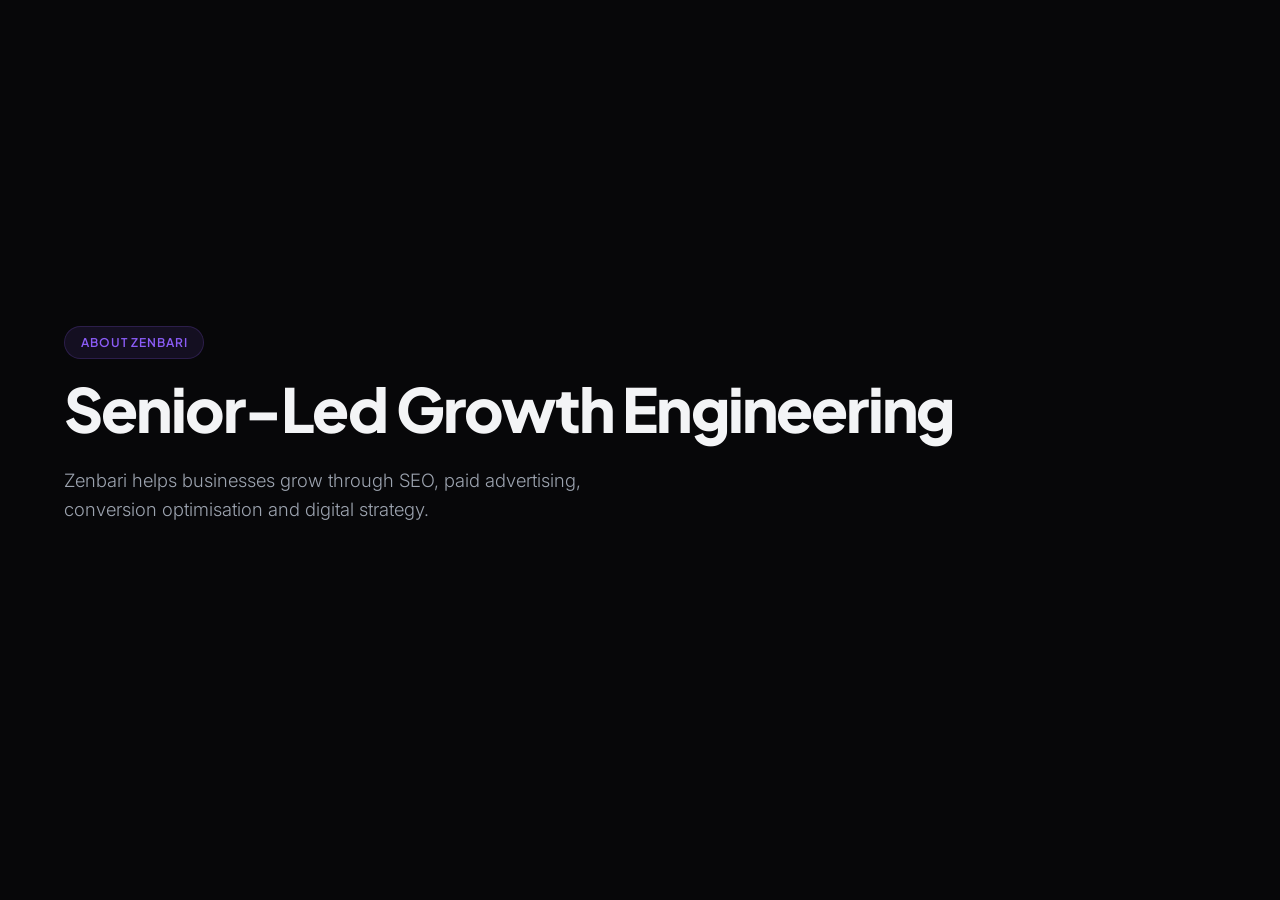
<file: about.html>
<!DOCTYPE html>
<html lang="en">
<head>
<meta charset="UTF-8">
<meta name="viewport" content="width=device-width, initial-scale=1.0">
<title>About Zenbari | Digital Growth Agency</title>
<link rel="stylesheet" href="css/styles.css">
</head>
<body>

<section class="hero-section">
  <div class="container">
    <span class="badge">About Zenbari</span>
    <h1 class="hero-title">Senior-Led Growth Engineering</h1>

    <p class="hero-description">
      Zenbari helps businesses grow through SEO, paid advertising,
      conversion optimisation and digital strategy.
    </p>
  </div>
</section>

<script src="js/app.js"></script>
</body>
</html>
</file>
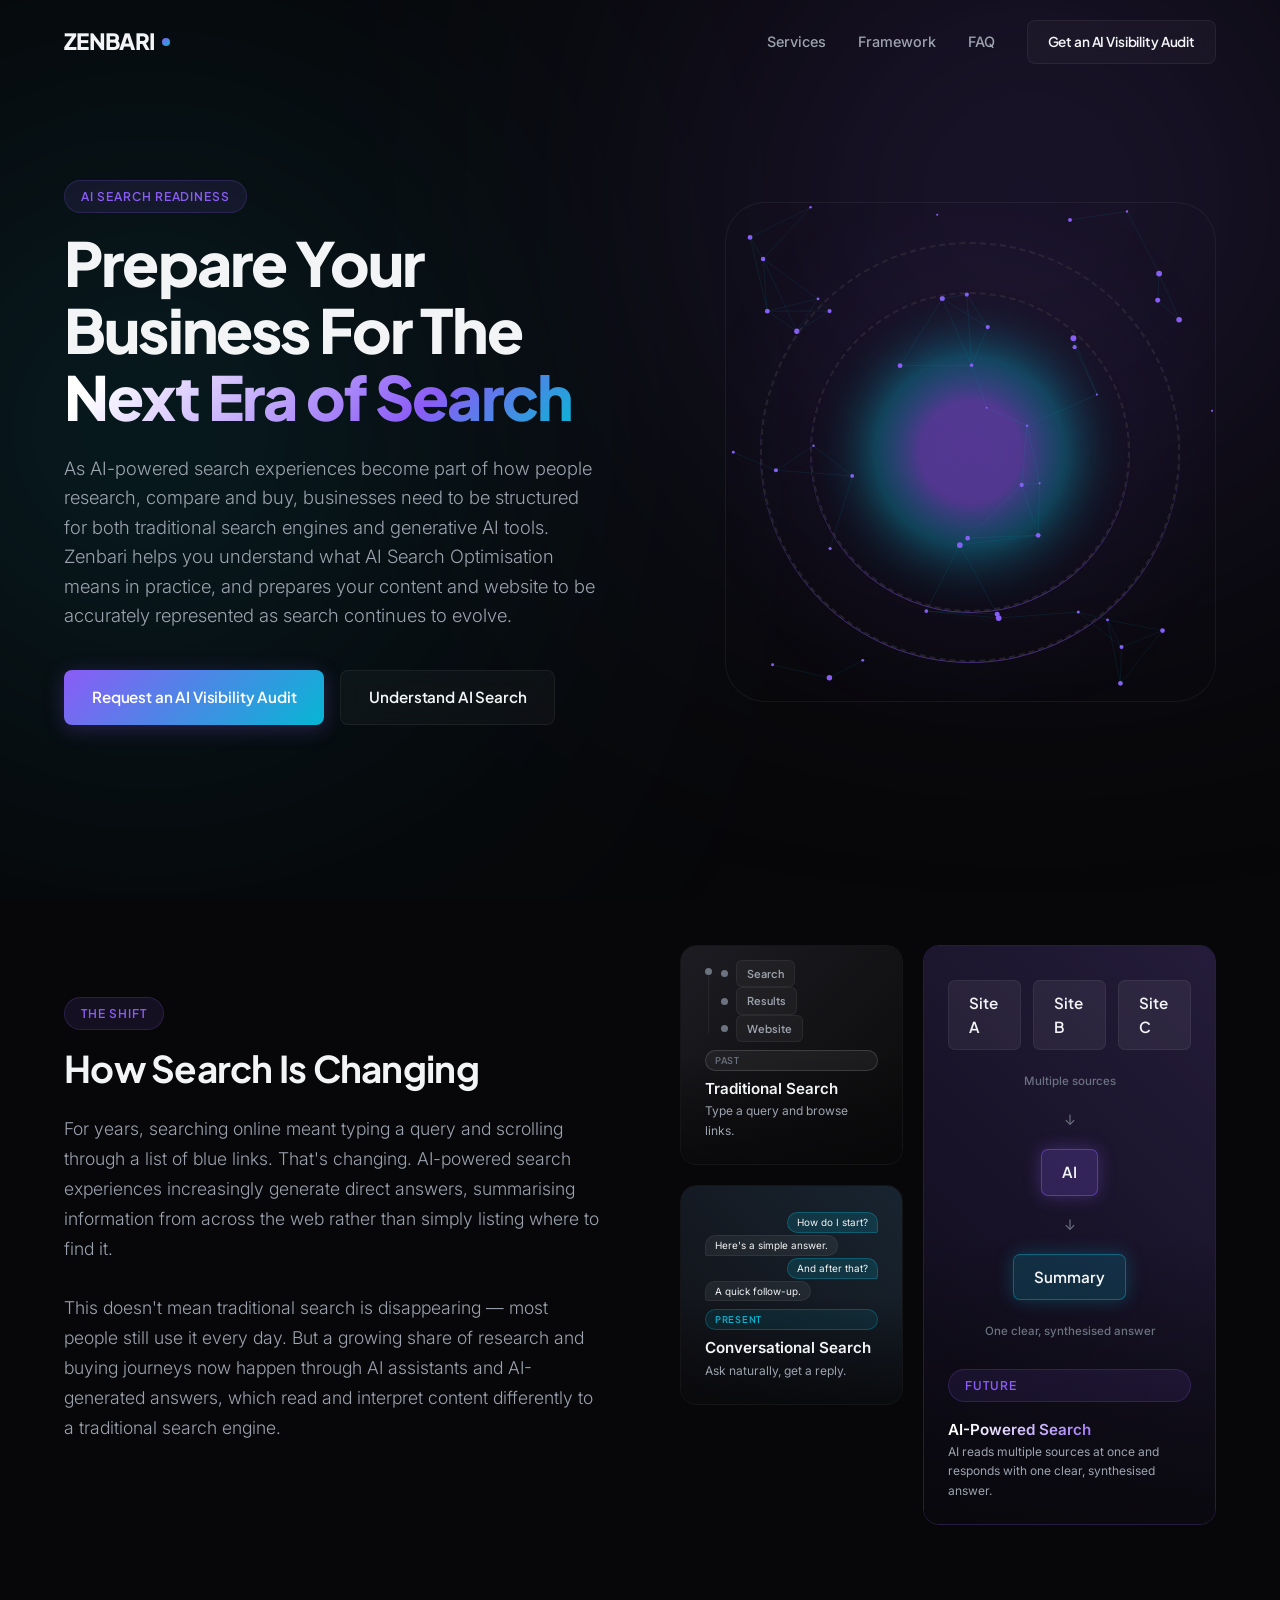
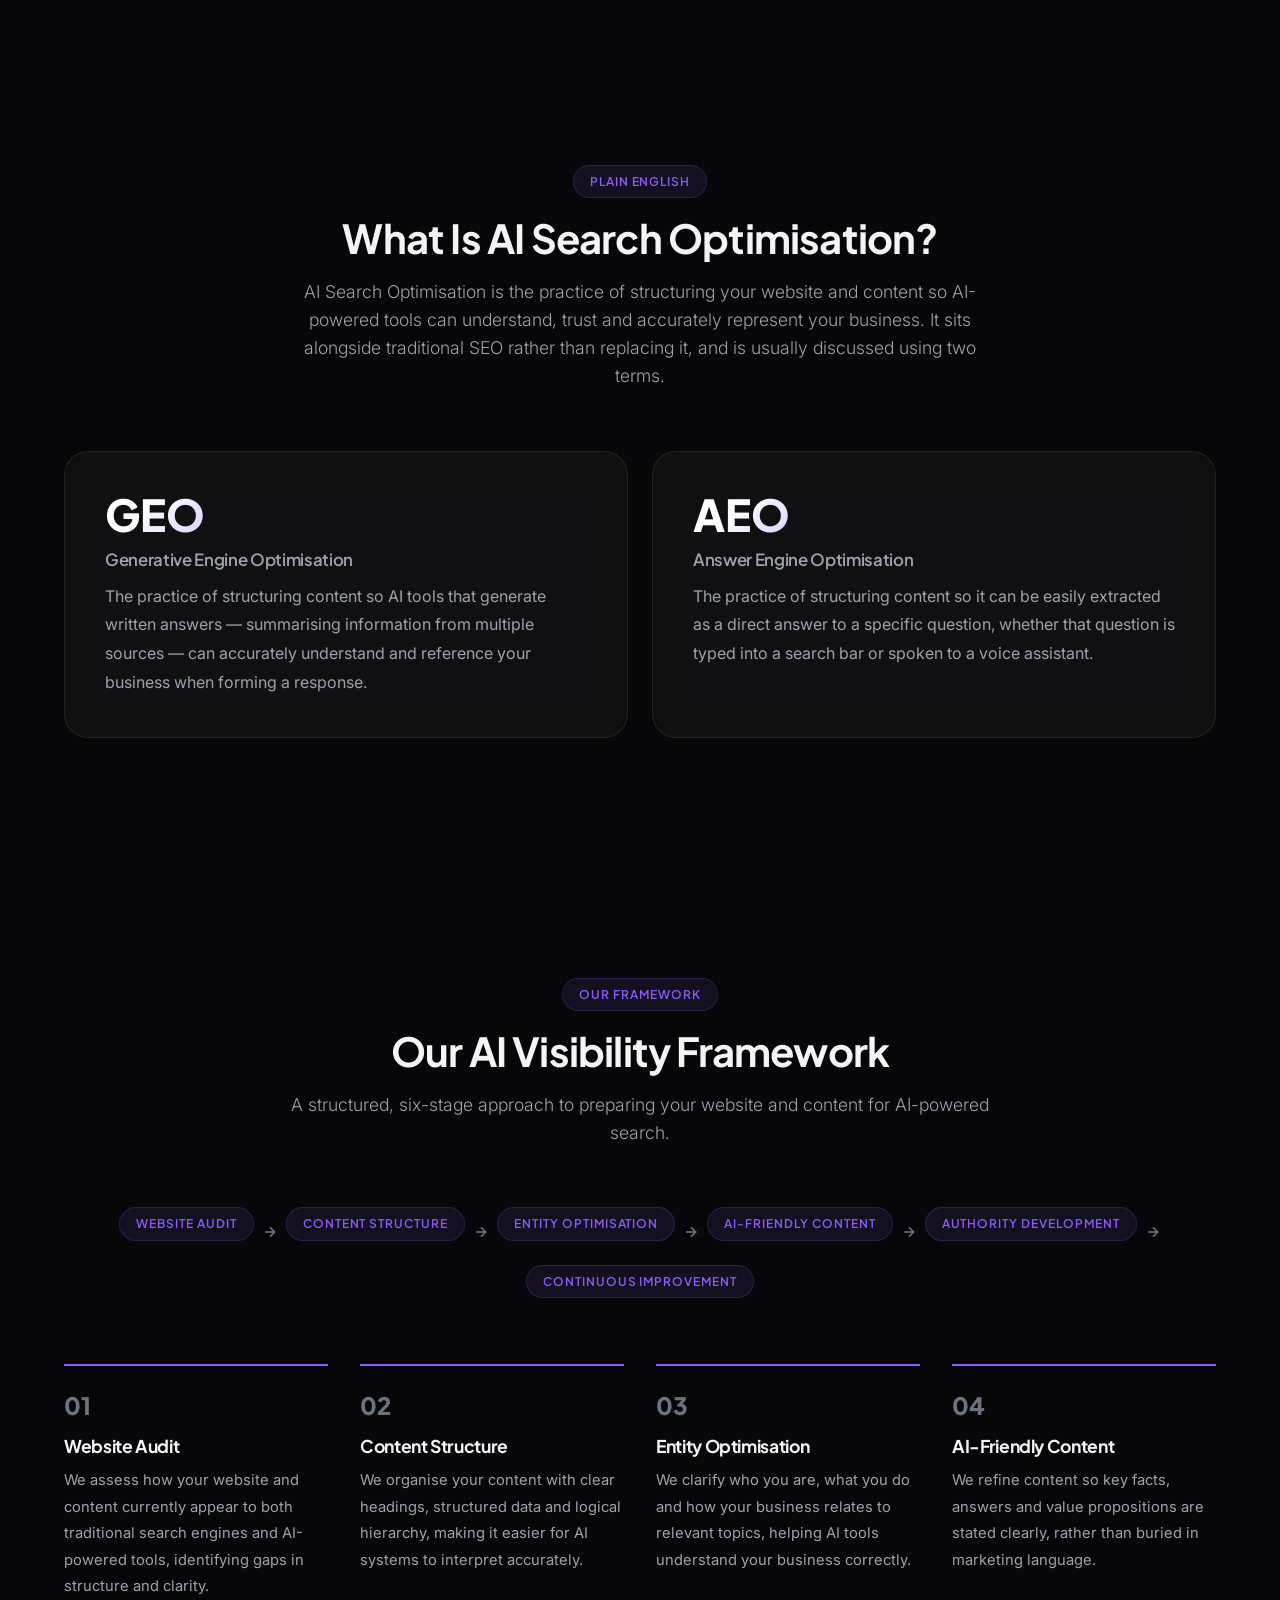
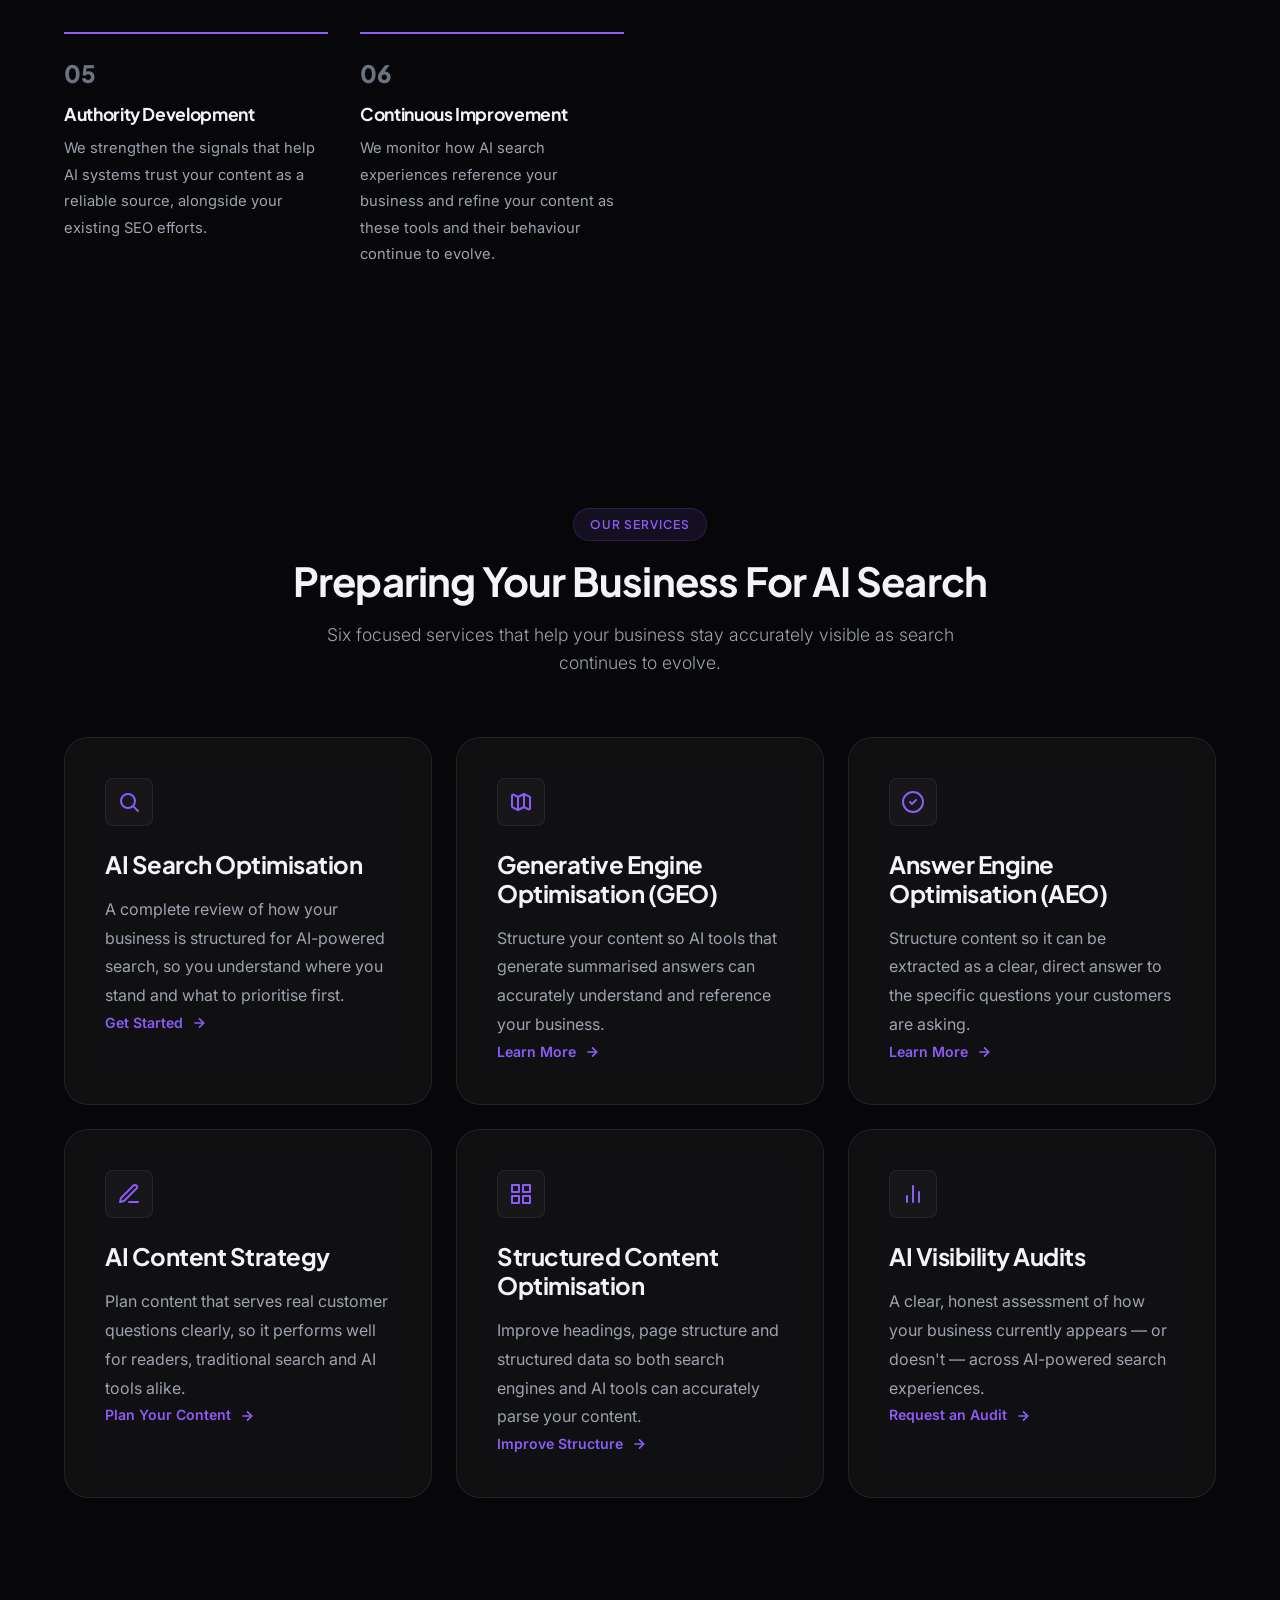
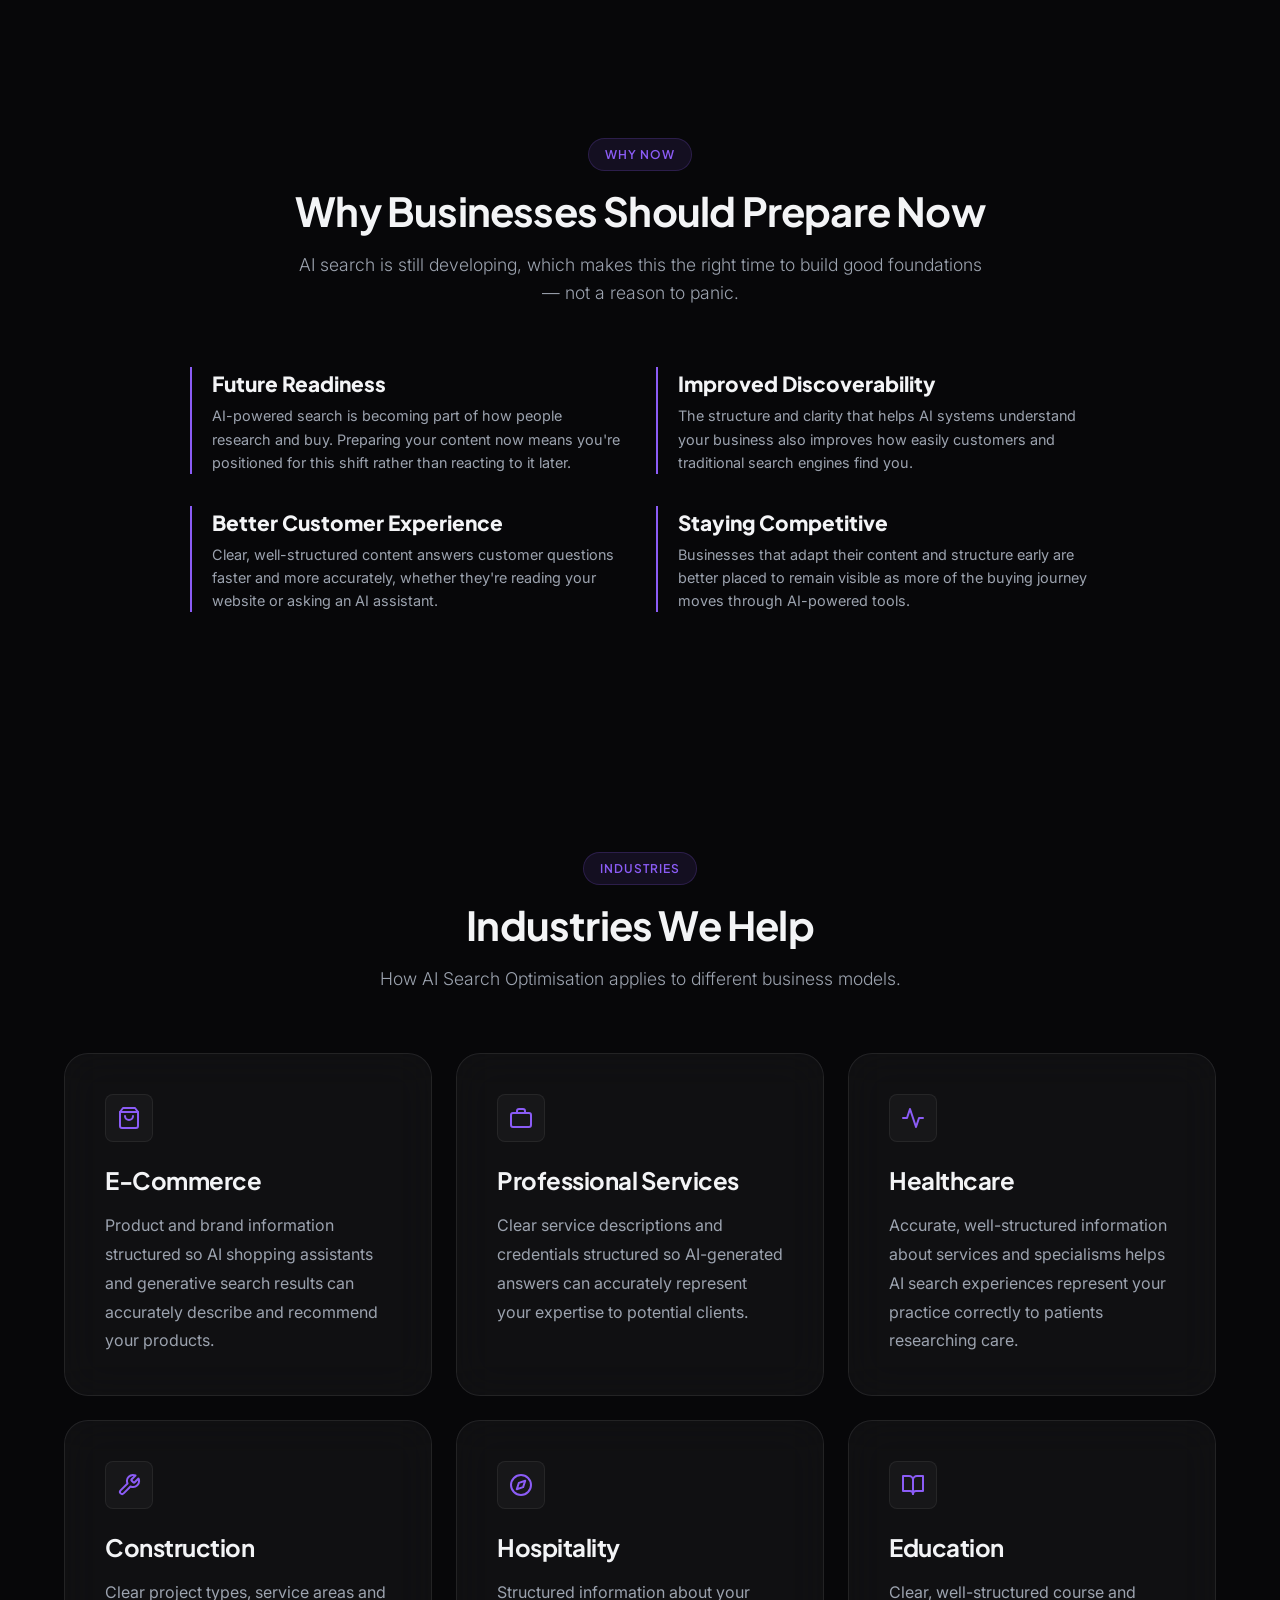
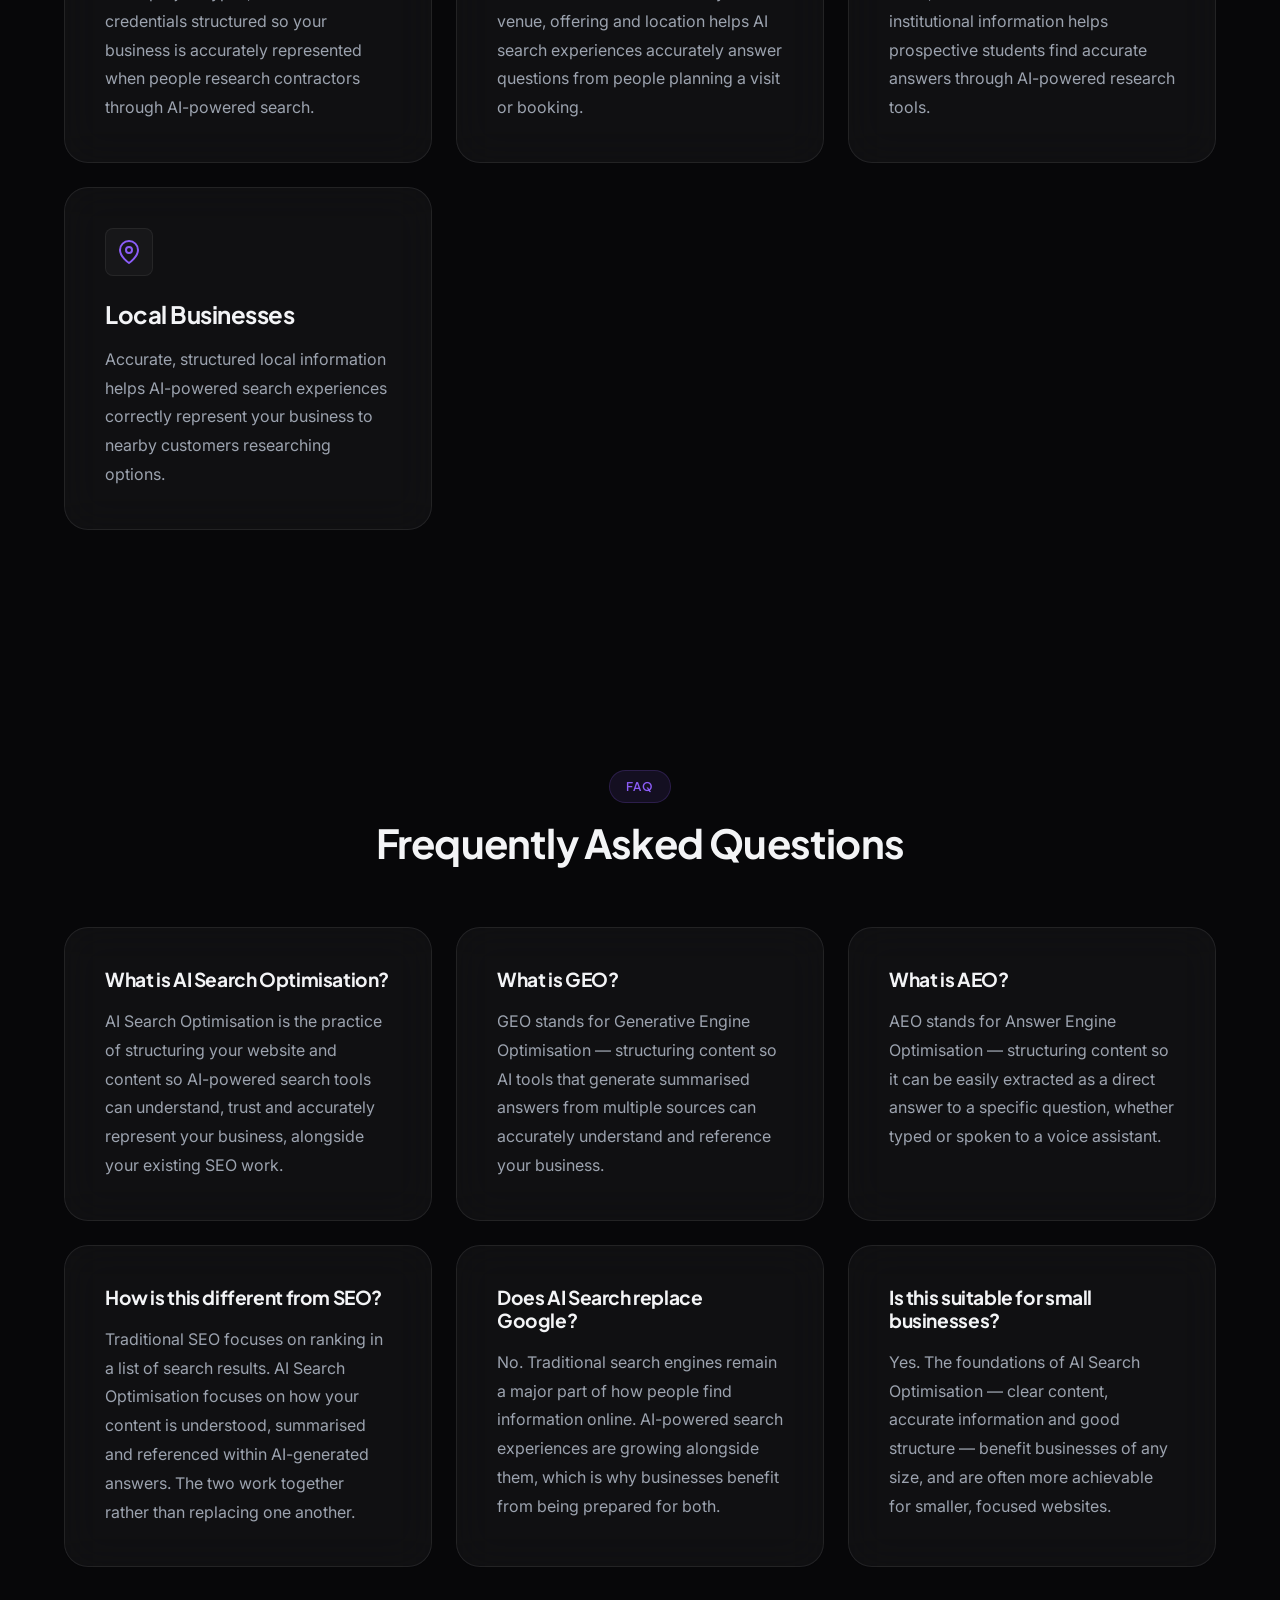
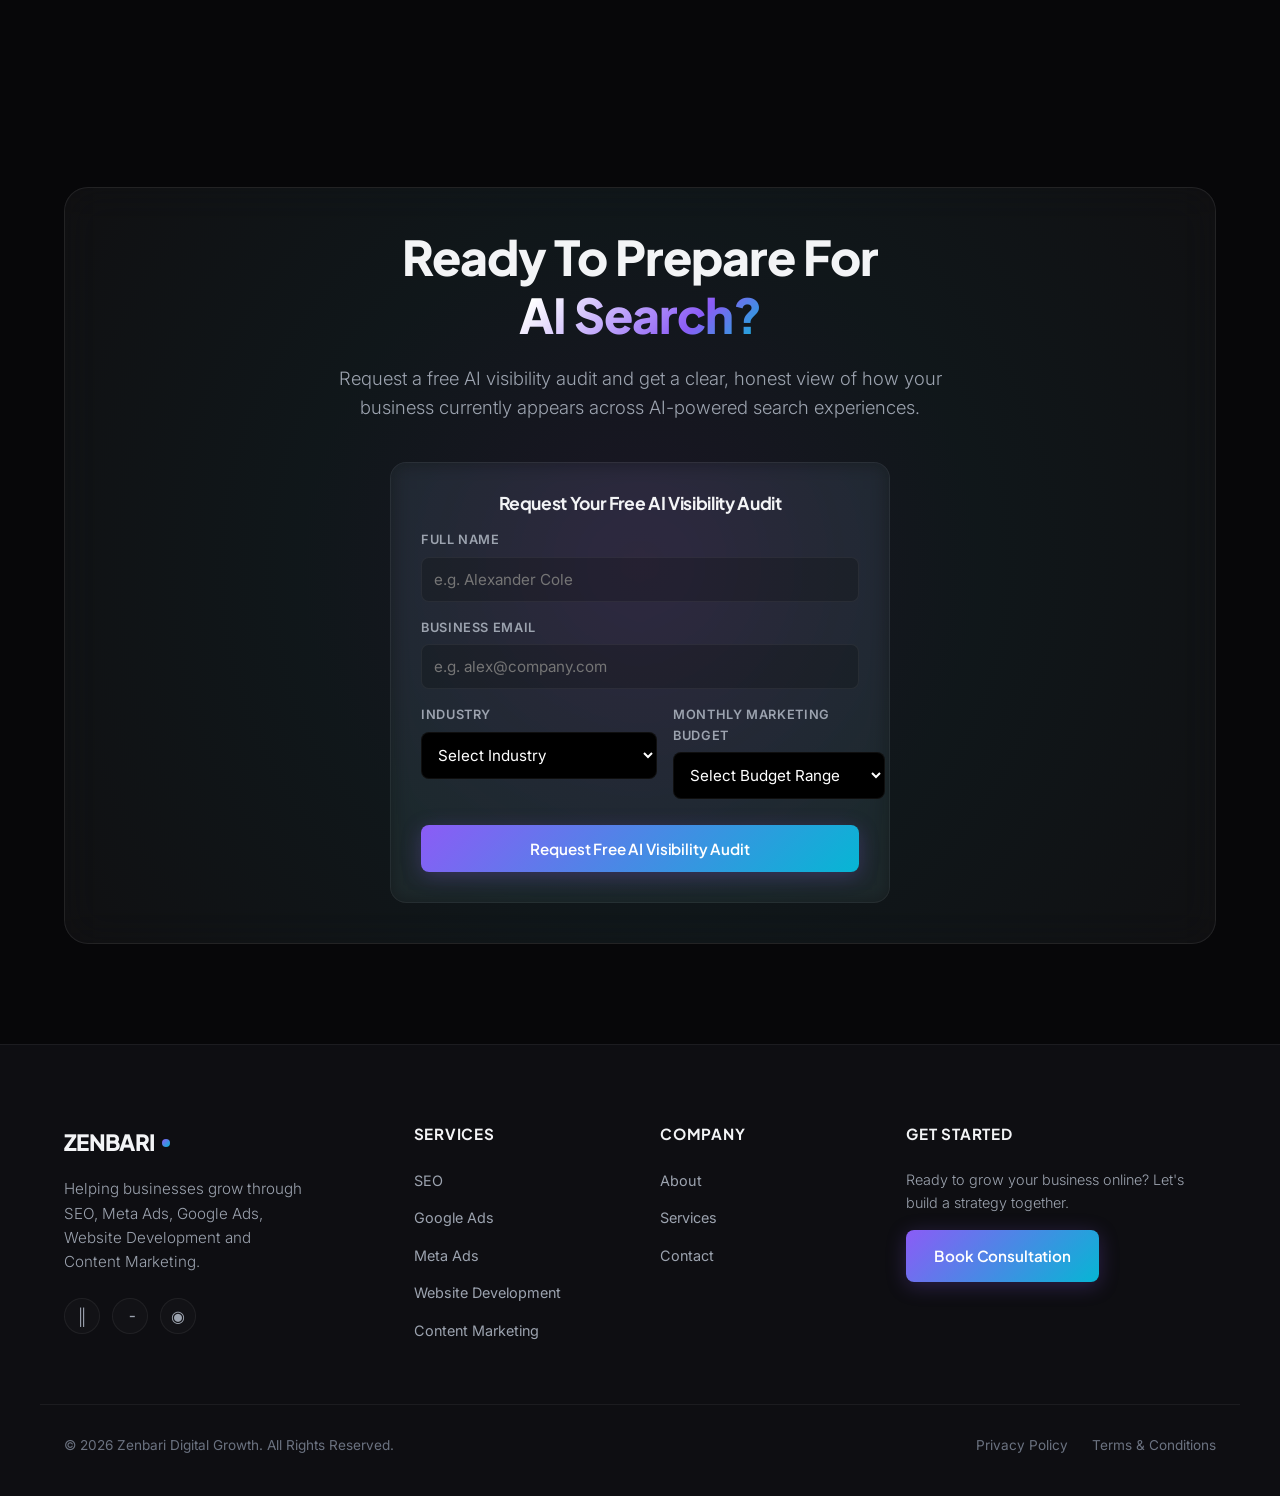
<file: ai-search-optimisation.html>
<!DOCTYPE html>
<html lang="en">
<head>
  <meta charset="UTF-8">
  <meta name="viewport" content="width=device-width, initial-scale=1.0">

  <title>AI Search Optimisation | Zenbari Digital Growth</title>

  <meta name="description" content="AI Search Optimisation services from Zenbari Digital Growth — helping businesses understand Generative Engine Optimisation (GEO) and Answer Engine Optimisation (AEO), and prepare for AI-powered search.">

  <meta name="keywords" content="AI Search Optimisation, Generative Engine Optimisation, GEO, Answer Engine Optimisation, AEO, AI SEO, AI search visibility">

  <meta property="og:title" content="AI Search Optimisation | Zenbari Digital Growth">
  <meta property="og:description" content="Helping businesses understand and prepare for AI-powered search through clear content structure, entity clarity and ongoing optimisation.">
  <meta property="og:type" content="website">
  <meta property="og:url" content="https://www.zenbari.co.uk/ai-search-optimisation.html">

  <link rel="preconnect" href="https://fonts.googleapis.com">
  <link rel="preconnect" href="https://fonts.gstatic.com" crossorigin>

  <link rel="stylesheet" href="css/styles.css">

  <!-- Page-scoped animation styles for the "How Search Is Changing" comparison cards.
       Kept out of css/styles.css since only this file may be modified for this feature.
       Opacity/transform only (GPU-friendly); prefers-reduced-motion disables all motion. -->
  <style>
    /* Shared build-in-and-hold keyframes: used by Card 2 (AI flow) and Card 3 (chat) */
    @keyframes aiso-build-in {
      0%, 100% { opacity: .3; transform: translateY(4px) scale(.96); }
      12%      { opacity: 1;  transform: translateY(0) scale(1); }
      88%      { opacity: 1;  transform: translateY(0) scale(1); }
    }

    /* Restructured composition: AI-Powered is an independent hero panel, not a third card of equal
       weight. The two small cards live in their own stacked wrapper (.aiso-left-col) so their height
       is entirely decoupled from the AI card's - the AI card can be taller and wider without forcing
       the small cards to grow or shrink to match. DOM order stays Past -> Present -> Future, so
       mobile (which falls back to the shared stylesheet's single-column grid, untouched) stacks
       correctly with zero extra markup needed for that case. */
    .aiso-left-col { display: flex; flex-direction: column; gap: 20px; }
    @media (min-width: 769px) {
      #shift .about-visual-grid { display: flex; align-items: flex-start; gap: 20px; }
      #shift .aiso-left-col { flex: 1; }
      #shift .about-img-wrapper.tall { flex: 1.3; height: 580px; }
    }

    /* Card 1: Traditional Search - compact top-to-bottom travelling highlight; stays understated */
    .aiso-journey { position: relative; display: flex; flex-direction: column; justify-content: space-between; height: 90px; margin-bottom: 8px; padding-left: 16px; }
    .aiso-journey-line { position: absolute; left: 3px; top: 8px; bottom: 8px; width: 1px; background: var(--border-color); }
    .aiso-journey-dot {
      position: absolute; left: 0; top: 8px; width: 7px; height: 7px; border-radius: 50%;
      background: var(--text-muted);
      animation: aiso-dot-travel 12s ease-in-out infinite;
    }
    @keyframes aiso-dot-travel {
      0%   { opacity: 0; transform: translateY(0); }
      4%   { opacity: .85; transform: translateY(0); }
      38%  { opacity: .85; transform: translateY(65px); }
      44%  { opacity: 0; transform: translateY(65px); }
      100% { opacity: 0; transform: translateY(0); }
    }
    .aiso-journey-row { display: flex; align-items: center; gap: 8px; transform-origin: left center; animation: aiso-row-pulse 12s ease-in-out infinite; }
    @keyframes aiso-row-pulse {
      0%, 100% { opacity: .68; transform: scale(1); }
      10%      { opacity: .95; transform: scale(1.02); }
      20%      { opacity: .68; transform: scale(1); }
    }
    .aiso-node { width: 7px; height: 7px; border-radius: 50%; background: var(--text-muted); flex-shrink: 0; }
    .aiso-node-label {
      font-size: .68rem; font-weight: 600; font-family: var(--font-headings); color: var(--text-secondary);
      background: rgba(255,255,255,.04); border: 1px solid var(--border-color);
      padding: 4px 10px; border-radius: 6px;
    }

    /* Card 2: AI-Powered Search (the focal card) - sources feed into a glowing AI step, then a summary.
       Compact by default; the desktop-only override below gives it room to breathe in the tall card. */
    .aiso-flow { display: flex; flex-direction: column; align-items: center; gap: 2px; margin-bottom: 8px; }
    .aiso-flow-sources { display: flex; gap: 6px; }
    .aiso-chip, .aiso-flow-ai, .aiso-flow-summary {
      font-size: .64rem; font-weight: 600; font-family: var(--font-headings);
      padding: 3px 9px; border-radius: 7px;
      background: rgba(255,255,255,.06); border: 1px solid var(--border-color); color: var(--text-primary);
      animation: aiso-build-in 12s ease-in-out infinite;
    }
    .aiso-flow-ai {
      background: rgba(var(--accent-primary-rgb), .22); border-color: rgba(var(--accent-primary-rgb), .45);
      box-shadow: 0 0 12px rgba(var(--accent-primary-rgb), .3);
    }
    .aiso-flow-summary {
      background: rgba(var(--accent-secondary-rgb), .18); border-color: rgba(var(--accent-secondary-rgb), .4);
      box-shadow: 0 0 12px rgba(var(--accent-secondary-rgb), .25);
    }
    .aiso-flow-arrow { font-size: .6rem; color: var(--text-muted); line-height: 1; }
    .aiso-flow-caption {
      display: none; font-size: .72rem; color: var(--text-muted); font-weight: 500;
      animation: aiso-build-in 12s ease-in-out infinite;
    }
    /* Desktop: the AI card is now taller (580px, see .about-img-wrapper.tall above), so give the
       existing flow diagram more breathing room to use that space - same steps, same colours,
       just more generously spaced. */
    @media (min-width: 769px) {
      .aiso-flow { gap: 22px; margin-bottom: 28px; }
      .aiso-flow-sources { gap: 12px; }
      .aiso-chip, .aiso-flow-ai, .aiso-flow-summary { font-size: .95rem; padding: 10px 20px; }
      .aiso-flow-arrow { font-size: .9rem; }
      .aiso-flow-ai { box-shadow: 0 0 18px rgba(var(--accent-primary-rgb), .32); }
      .aiso-flow-summary { box-shadow: 0 0 18px rgba(var(--accent-secondary-rgb), .28); }
      .aiso-flow-caption { display: block; }
    }

    /* Card 3: Conversational Search (the present) - alternating chat bubbles with a speech-bubble tail */
    .aiso-chat { display: flex; flex-direction: column; gap: 2px; margin-bottom: 8px; }
    .aiso-bubble {
      max-width: 80%; padding: 3px 9px; font-size: .62rem; line-height: 1.3;
      animation: aiso-build-in 12s ease-in-out infinite;
    }
    .aiso-bubble-user { align-self: flex-end; background: rgba(var(--accent-secondary-rgb), .16); border: 1px solid rgba(var(--accent-secondary-rgb), .3); border-radius: 11px 11px 3px 11px; }
    .aiso-bubble-ai { align-self: flex-start; background: rgba(255,255,255,.06); border: 1px solid var(--border-color); border-radius: 11px 11px 11px 3px; }

    /* Respect reduced-motion: show the complete, static diagram instead of animating it */
    @media (prefers-reduced-motion: reduce) {
      .aiso-journey-row, .aiso-chip, .aiso-flow-ai, .aiso-flow-summary, .aiso-flow-caption, .aiso-bubble {
        animation: none !important;
        opacity: 1 !important;
        transform: none !important;
      }
      .aiso-journey-dot { animation: none !important; opacity: 0 !important; }
    }
  </style>
</head>

<body>

  <div class="background-canvas-container" aria-hidden="true">
    <div class="ambient-orb orb-violet"></div>
    <div class="ambient-orb orb-cyan"></div>
  </div>

  <header>
    <div class="container nav-container">

      <a href="index.html" class="logo">ZENBARI<span class="logo-dot"></span></a>

      <nav aria-label="Main Navigation">
        <ul class="nav-menu">
          <li><a href="#services" class="nav-link">Services</a></li>
          <li><a href="#framework" class="nav-link">Framework</a></li>
          <li><a href="#faq" class="nav-link">FAQ</a></li>
          <li><a href="#book" class="btn btn-secondary" style="padding:10px 20px;font-size:.85rem;">Get an AI Visibility Audit</a></li>
        </ul>
      </nav>

      <button class="burger-menu" aria-label="Open mobile navigation menu" aria-expanded="false">
        <span class="burger-bar"></span>
        <span class="burger-bar"></span>
        <span class="burger-bar"></span>
      </button>

    </div>
  </header>

  <main>

    <!-- HERO -->
    <section class="hero-section" id="hero">
      <div class="container hero-grid">

        <div class="hero-content">

          <span class="badge">AI Search Readiness</span>

          <h1 class="hero-title">
            Prepare Your Business For The
            <span class="gradient-text">Next Era of Search</span>
          </h1>

          <p class="hero-description">
            As AI-powered search experiences become part of how people research, compare and buy, businesses need to be structured for both traditional search engines and generative AI tools. Zenbari helps you understand what AI Search Optimisation means in practice, and prepares your content and website to be accurately represented as search continues to evolve.
          </p>

          <div class="hero-ctas">
            <a href="#book" class="btn btn-primary">Request an AI Visibility Audit</a>
            <a href="#what-is-aiso" class="btn btn-secondary">Understand AI Search</a>
          </div>

        </div>

        <div class="hero-visual-wrapper" aria-label="Interactive AI search visualisation">
          <div class="spline-placeholder-container">
            <div class="glow-ring ring-outer"></div>
            <div class="glow-ring ring-inner"></div>
            <canvas id="heroOrbCanvas" class="spline-canvas-fallback"></canvas>
          </div>
        </div>

      </div>
    </section>

    <!-- HOW SEARCH IS CHANGING -->
    <section class="about-section" id="shift">
      <div class="container about-grid">

        <div class="about-editorial-text">
          <span class="badge">The Shift</span>
          <h2 class="section-title" style="font-size:2.3rem;margin-bottom:24px;">How Search Is Changing</h2>
          <p>
            For years, searching online meant typing a query and scrolling through a list of blue links. That's changing. AI-powered search experiences increasingly generate direct answers, summarising information from across the web rather than simply listing where to find it.
          </p>
          <p>
            This doesn't mean traditional search is disappearing — most people still use it every day. But a growing share of research and buying journeys now happen through AI assistants and AI-generated answers, which read and interpret content differently to a traditional search engine.
          </p>
        </div>

        <div class="about-visual-grid">
          <div class="aiso-left-col">
            <!-- Past: compact, understated -->
            <div class="about-img-wrapper">
              <div class="img-overlay">
                <div class="aiso-journey" aria-hidden="true">
                  <div class="aiso-journey-line"></div>
                  <div class="aiso-journey-dot"></div>
                  <div class="aiso-journey-row">
                    <span class="aiso-node"></span>
                    <span class="aiso-node-label">Search</span>
                  </div>
                  <div class="aiso-journey-row" style="animation-delay:1.5s;">
                    <span class="aiso-node"></span>
                    <span class="aiso-node-label">Results</span>
                  </div>
                  <div class="aiso-journey-row" style="animation-delay:3s;">
                    <span class="aiso-node"></span>
                    <span class="aiso-node-label">Website</span>
                  </div>
                </div>
                <span class="badge" style="font-size:.58rem;padding:2px 9px;margin-bottom:6px;background:rgba(255,255,255,.05);border-color:rgba(255,255,255,.14);color:var(--text-muted);">Past</span>
                <div class="overlay-title">Traditional Search</div>
                <div class="overlay-subtitle">Type a query and browse links.</div>
              </div>
              <div style="width: 100%; height: 100%; background: linear-gradient(135deg, #1c1c22, #0a0a0a);"></div>
            </div>

            <!-- Present: engaging, but supporting -->
            <div class="about-img-wrapper">
              <div class="img-overlay">
                <div class="aiso-chat" aria-hidden="true">
                  <div class="aiso-bubble aiso-bubble-user">How do I start?</div>
                  <div class="aiso-bubble aiso-bubble-ai" style="animation-delay:1.2s;">Here's a simple answer.</div>
                  <div class="aiso-bubble aiso-bubble-user" style="animation-delay:2.3s;">And after that?</div>
                  <div class="aiso-bubble aiso-bubble-ai" style="animation-delay:3.4s;">A quick follow-up.</div>
                </div>
                <span class="badge" style="font-size:.58rem;padding:2px 9px;margin-bottom:6px;background:rgba(var(--accent-secondary-rgb),.1);border-color:rgba(var(--accent-secondary-rgb),.28);color:var(--accent-secondary);">Present</span>
                <div class="overlay-title">Conversational Search</div>
                <div class="overlay-subtitle">Ask naturally, get a reply.</div>
              </div>
              <div style="width: 100%; height: 100%; background: linear-gradient(45deg, #111116, #182430);"></div>
            </div>
          </div>

          <!-- Future: the dominant, focal card -->
          <div class="about-img-wrapper tall" style="border-color:rgba(var(--accent-primary-rgb),.25);">
            <div class="img-overlay">
              <div class="aiso-flow" aria-hidden="true">
                <div class="aiso-flow-sources">
                  <span class="aiso-chip">Site A</span>
                  <span class="aiso-chip" style="animation-delay:.5s;">Site B</span>
                  <span class="aiso-chip" style="animation-delay:1s;">Site C</span>
                </div>
                <span class="aiso-flow-caption" style="animation-delay:1s;">Multiple sources</span>
                <span class="aiso-flow-arrow">&darr;</span>
                <div class="aiso-flow-ai" style="animation-delay:2s;">AI</div>
                <span class="aiso-flow-arrow">&darr;</span>
                <div class="aiso-flow-summary" style="animation-delay:3.3s;">Summary</div>
                <span class="aiso-flow-caption" style="animation-delay:3.3s;">One clear, synthesised answer</span>
              </div>
              <span class="badge">Future</span>
              <div class="overlay-title gradient-text">AI-Powered Search</div>
              <div class="overlay-subtitle">AI reads multiple sources at once and responds with one clear, synthesised answer.</div>
            </div>
            <div style="width: 100%; height: 100%; background: linear-gradient(225deg, #241c3a, #0d0a18);"></div>
          </div>
        </div>

      </div>
    </section>

    <!-- WHAT IS AI SEARCH OPTIMISATION? (GEO & AEO) -->
    <section class="why-us-section" id="what-is-aiso">
      <div class="container">

        <div class="section-header">
          <span class="badge">Plain English</span>
          <h2 class="section-title">What Is AI Search Optimisation?</h2>
          <p class="section-subtitle">
            AI Search Optimisation is the practice of structuring your website and content so AI-powered tools can understand, trust and accurately represent your business. It sits alongside traditional SEO rather than replacing it, and is usually discussed using two terms.
          </p>
        </div>

        <div class="why-grid">

          <div class="glass-card" style="padding:40px;">
            <div class="gradient-text" style="font-family:var(--font-headings);font-weight:800;font-size:2.75rem;line-height:1;">GEO</div>
            <h3 class="service-title" style="font-size:1.05rem;margin:14px 0 12px;color:var(--text-secondary);font-weight:600;">Generative Engine Optimisation</h3>
            <p class="service-description">
              The practice of structuring content so AI tools that generate written answers — summarising information from multiple sources — can accurately understand and reference your business when forming a response.
            </p>
          </div>

          <div class="glass-card" style="padding:40px;">
            <div class="gradient-text" style="font-family:var(--font-headings);font-weight:800;font-size:2.75rem;line-height:1;">AEO</div>
            <h3 class="service-title" style="font-size:1.05rem;margin:14px 0 12px;color:var(--text-secondary);font-weight:600;">Answer Engine Optimisation</h3>
            <p class="service-description">
              The practice of structuring content so it can be easily extracted as a direct answer to a specific question, whether that question is typed into a search bar or spoken to a voice assistant.
            </p>
          </div>

        </div>

      </div>
    </section>

    <!-- OUR AI VISIBILITY FRAMEWORK -->
    <section class="process-section" id="framework">
      <div class="container">

        <div class="section-header">
          <span class="badge">Our Framework</span>
          <h2 class="section-title">Our AI Visibility Framework</h2>
          <p class="section-subtitle">
            A structured, six-stage approach to preparing your website and content for AI-powered search.
          </p>
        </div>

        <div style="display:flex;flex-wrap:wrap;justify-content:center;align-items:center;gap:8px;margin-top:50px;">
          <span class="badge">Website Audit</span>
          <svg width="16" height="16" viewBox="0 0 24 24" fill="none" stroke="currentColor" stroke-width="2.5" aria-hidden="true" style="color:var(--text-muted);flex-shrink:0;"><line x1="5" y1="12" x2="19" y2="12"></line><polyline points="12 5 19 12 12 19"></polyline></svg>
          <span class="badge">Content Structure</span>
          <svg width="16" height="16" viewBox="0 0 24 24" fill="none" stroke="currentColor" stroke-width="2.5" aria-hidden="true" style="color:var(--text-muted);flex-shrink:0;"><line x1="5" y1="12" x2="19" y2="12"></line><polyline points="12 5 19 12 12 19"></polyline></svg>
          <span class="badge">Entity Optimisation</span>
          <svg width="16" height="16" viewBox="0 0 24 24" fill="none" stroke="currentColor" stroke-width="2.5" aria-hidden="true" style="color:var(--text-muted);flex-shrink:0;"><line x1="5" y1="12" x2="19" y2="12"></line><polyline points="12 5 19 12 12 19"></polyline></svg>
          <span class="badge">AI-Friendly Content</span>
          <svg width="16" height="16" viewBox="0 0 24 24" fill="none" stroke="currentColor" stroke-width="2.5" aria-hidden="true" style="color:var(--text-muted);flex-shrink:0;"><line x1="5" y1="12" x2="19" y2="12"></line><polyline points="12 5 19 12 12 19"></polyline></svg>
          <span class="badge">Authority Development</span>
          <svg width="16" height="16" viewBox="0 0 24 24" fill="none" stroke="currentColor" stroke-width="2.5" aria-hidden="true" style="color:var(--text-muted);flex-shrink:0;"><line x1="5" y1="12" x2="19" y2="12"></line><polyline points="12 5 19 12 12 19"></polyline></svg>
          <span class="badge">Continuous Improvement</span>
        </div>

        <ol style="list-style:none;padding:0;margin-top:50px;display:grid;grid-template-columns:repeat(auto-fit,minmax(260px,1fr));gap:32px;">

          <li style="padding-top:20px;border-top:2px solid var(--accent-primary);">
            <span class="step-number">01</span>
            <h3 class="service-title" style="font-size:1.1rem;margin:12px 0 10px;">Website Audit</h3>
            <p class="service-description" style="font-size:0.92rem;">We assess how your website and content currently appear to both traditional search engines and AI-powered tools, identifying gaps in structure and clarity.</p>
          </li>

          <li style="padding-top:20px;border-top:2px solid var(--accent-primary);">
            <span class="step-number">02</span>
            <h3 class="service-title" style="font-size:1.1rem;margin:12px 0 10px;">Content Structure</h3>
            <p class="service-description" style="font-size:0.92rem;">We organise your content with clear headings, structured data and logical hierarchy, making it easier for AI systems to interpret accurately.</p>
          </li>

          <li style="padding-top:20px;border-top:2px solid var(--accent-primary);">
            <span class="step-number">03</span>
            <h3 class="service-title" style="font-size:1.1rem;margin:12px 0 10px;">Entity Optimisation</h3>
            <p class="service-description" style="font-size:0.92rem;">We clarify who you are, what you do and how your business relates to relevant topics, helping AI tools understand your business correctly.</p>
          </li>

          <li style="padding-top:20px;border-top:2px solid var(--accent-primary);">
            <span class="step-number">04</span>
            <h3 class="service-title" style="font-size:1.1rem;margin:12px 0 10px;">AI-Friendly Content</h3>
            <p class="service-description" style="font-size:0.92rem;">We refine content so key facts, answers and value propositions are stated clearly, rather than buried in marketing language.</p>
          </li>

          <li style="padding-top:20px;border-top:2px solid var(--accent-primary);">
            <span class="step-number">05</span>
            <h3 class="service-title" style="font-size:1.1rem;margin:12px 0 10px;">Authority Development</h3>
            <p class="service-description" style="font-size:0.92rem;">We strengthen the signals that help AI systems trust your content as a reliable source, alongside your existing SEO efforts.</p>
          </li>

          <li style="padding-top:20px;border-top:2px solid var(--accent-primary);">
            <span class="step-number">06</span>
            <h3 class="service-title" style="font-size:1.1rem;margin:12px 0 10px;">Continuous Improvement</h3>
            <p class="service-description" style="font-size:0.92rem;">We monitor how AI search experiences reference your business and refine your content as these tools and their behaviour continue to evolve.</p>
          </li>

        </ol>

      </div>
    </section>

    <!-- OUR SERVICES -->
    <section class="services-section" id="services">
      <div class="container">

        <div class="section-header">
          <span class="badge">Our Services</span>
          <h2 class="section-title">Preparing Your Business For AI Search</h2>
          <p class="section-subtitle">
            Six focused services that help your business stay accurately visible as search continues to evolve.
          </p>
        </div>

        <div class="services-grid">

          <div class="glass-card service-card">
            <div class="service-icon-wrapper">
              <svg width="24" height="24" viewBox="0 0 24 24" fill="none" stroke="currentColor" stroke-width="2" stroke-linecap="round" stroke-linejoin="round" aria-hidden="true">
                <circle cx="11" cy="11" r="7"></circle>
                <line x1="21" y1="21" x2="16.65" y2="16.65"></line>
              </svg>
            </div>
            <h3 class="service-title">AI Search Optimisation</h3>
            <p class="service-description">
              A complete review of how your business is structured for AI-powered search, so you understand where you stand and what to prioritise first.
            </p>
            <a href="#book" class="service-cta">Get Started <svg width="16" height="16" viewBox="0 0 24 24" fill="none" stroke="currentColor" stroke-width="2.5" aria-hidden="true"><line x1="5" y1="12" x2="19" y2="12"></line><polyline points="12 5 19 12 12 19"></polyline></svg></a>
          </div>

          <div class="glass-card service-card">
            <div class="service-icon-wrapper">
              <svg width="24" height="24" viewBox="0 0 24 24" fill="none" stroke="currentColor" stroke-width="2" stroke-linecap="round" stroke-linejoin="round" aria-hidden="true">
                <path d="M9 20l-5.447-2.724A1 1 0 013 16.382V5.618a1 1 0 011.447-.894L9 7m0 13l6-3m-6 3V7m6 10l4.553 2.276A1 1 0 0021 18.382V7.618a1 1 0 00-.553-.894L15 4m0 13V4m0 0L9 7"/>
              </svg>
            </div>
            <h3 class="service-title">Generative Engine Optimisation (GEO)</h3>
            <p class="service-description">
              Structure your content so AI tools that generate summarised answers can accurately understand and reference your business.
            </p>
            <a href="#book" class="service-cta">Learn More <svg width="16" height="16" viewBox="0 0 24 24" fill="none" stroke="currentColor" stroke-width="2.5" aria-hidden="true"><line x1="5" y1="12" x2="19" y2="12"></line><polyline points="12 5 19 12 12 19"></polyline></svg></a>
          </div>

          <div class="glass-card service-card">
            <div class="service-icon-wrapper">
              <svg width="24" height="24" viewBox="0 0 24 24" fill="none" stroke="currentColor" stroke-width="2" stroke-linecap="round" stroke-linejoin="round" aria-hidden="true">
                <circle cx="12" cy="12" r="10"/>
                <path d="M9 12l2 2 4-4"/>
              </svg>
            </div>
            <h3 class="service-title">Answer Engine Optimisation (AEO)</h3>
            <p class="service-description">
              Structure content so it can be extracted as a clear, direct answer to the specific questions your customers are asking.
            </p>
            <a href="#book" class="service-cta">Learn More <svg width="16" height="16" viewBox="0 0 24 24" fill="none" stroke="currentColor" stroke-width="2.5" aria-hidden="true"><line x1="5" y1="12" x2="19" y2="12"></line><polyline points="12 5 19 12 12 19"></polyline></svg></a>
          </div>

          <div class="glass-card service-card">
            <div class="service-icon-wrapper">
              <svg width="24" height="24" viewBox="0 0 24 24" fill="none" stroke="currentColor" stroke-width="2" stroke-linecap="round" stroke-linejoin="round" aria-hidden="true">
                <path d="M12 20h9"></path>
                <path d="M16.5 3.5a2.121 2.121 0 013 3L7 19l-4 1 1-4L16.5 3.5z"></path>
              </svg>
            </div>
            <h3 class="service-title">AI Content Strategy</h3>
            <p class="service-description">
              Plan content that serves real customer questions clearly, so it performs well for readers, traditional search and AI tools alike.
            </p>
            <a href="#book" class="service-cta">Plan Your Content <svg width="16" height="16" viewBox="0 0 24 24" fill="none" stroke="currentColor" stroke-width="2.5" aria-hidden="true"><line x1="5" y1="12" x2="19" y2="12"></line><polyline points="12 5 19 12 12 19"></polyline></svg></a>
          </div>

          <div class="glass-card service-card">
            <div class="service-icon-wrapper">
              <svg width="24" height="24" viewBox="0 0 24 24" fill="none" stroke="currentColor" stroke-width="2" stroke-linecap="round" stroke-linejoin="round" aria-hidden="true">
                <rect x="3" y="3" width="7" height="7"/>
                <rect x="14" y="3" width="7" height="7"/>
                <rect x="14" y="14" width="7" height="7"/>
                <rect x="3" y="14" width="7" height="7"/>
              </svg>
            </div>
            <h3 class="service-title">Structured Content Optimisation</h3>
            <p class="service-description">
              Improve headings, page structure and structured data so both search engines and AI tools can accurately parse your content.
            </p>
            <a href="#book" class="service-cta">Improve Structure <svg width="16" height="16" viewBox="0 0 24 24" fill="none" stroke="currentColor" stroke-width="2.5" aria-hidden="true"><line x1="5" y1="12" x2="19" y2="12"></line><polyline points="12 5 19 12 12 19"></polyline></svg></a>
          </div>

          <div class="glass-card service-card">
            <div class="service-icon-wrapper">
              <svg width="24" height="24" viewBox="0 0 24 24" fill="none" stroke="currentColor" stroke-width="2" stroke-linecap="round" stroke-linejoin="round" aria-hidden="true">
                <path d="M18 20V10M12 20V4M6 20v-6"/>
              </svg>
            </div>
            <h3 class="service-title">AI Visibility Audits</h3>
            <p class="service-description">
              A clear, honest assessment of how your business currently appears — or doesn't — across AI-powered search experiences.
            </p>
            <a href="#book" class="service-cta">Request an Audit <svg width="16" height="16" viewBox="0 0 24 24" fill="none" stroke="currentColor" stroke-width="2.5" aria-hidden="true"><line x1="5" y1="12" x2="19" y2="12"></line><polyline points="12 5 19 12 12 19"></polyline></svg></a>
          </div>

        </div>

      </div>
    </section>

    <!-- WHY BUSINESSES SHOULD PREPARE NOW -->
    <section class="about-section" id="prepare-now">
      <div class="container">

        <div class="section-header">
          <span class="badge">Why Now</span>
          <h2 class="section-title">Why Businesses Should Prepare Now</h2>
          <p class="section-subtitle">
            AI search is still developing, which makes this the right time to build good foundations — not a reason to panic.
          </p>
        </div>

        <div class="about-stats" style="max-width:900px;margin:0 auto;">

          <div class="stat-item">
            <div class="stat-number" style="font-size:1.3rem;">Future Readiness</div>
            <p class="stat-label">AI-powered search is becoming part of how people research and buy. Preparing your content now means you're positioned for this shift rather than reacting to it later.</p>
          </div>

          <div class="stat-item">
            <div class="stat-number" style="font-size:1.3rem;">Improved Discoverability</div>
            <p class="stat-label">The structure and clarity that helps AI systems understand your business also improves how easily customers and traditional search engines find you.</p>
          </div>

          <div class="stat-item">
            <div class="stat-number" style="font-size:1.3rem;">Better Customer Experience</div>
            <p class="stat-label">Clear, well-structured content answers customer questions faster and more accurately, whether they're reading your website or asking an AI assistant.</p>
          </div>

          <div class="stat-item">
            <div class="stat-number" style="font-size:1.3rem;">Staying Competitive</div>
            <p class="stat-label">Businesses that adapt their content and structure early are better placed to remain visible as more of the buying journey moves through AI-powered tools.</p>
          </div>

        </div>

      </div>
    </section>

    <!-- INDUSTRIES WE HELP -->
    <section class="services-section" id="industries">
      <div class="container">

        <div class="section-header">
          <span class="badge">Industries</span>
          <h2 class="section-title">Industries We Help</h2>
          <p class="section-subtitle">
            How AI Search Optimisation applies to different business models.
          </p>
        </div>

        <div class="services-grid">

          <div class="glass-card service-card">
            <div class="service-icon-wrapper">
              <svg width="24" height="24" viewBox="0 0 24 24" fill="none" stroke="currentColor" stroke-width="2" stroke-linecap="round" stroke-linejoin="round" aria-hidden="true">
                <path d="M6 2L3 6v14a2 2 0 002 2h14a2 2 0 002-2V6l-3-4z"/>
                <path d="M3 6h18"/>
                <path d="M16 10a4 4 0 01-8 0"/>
              </svg>
            </div>
            <h3 class="service-title">E-Commerce</h3>
            <p class="service-description">
              Product and brand information structured so AI shopping assistants and generative search results can accurately describe and recommend your products.
            </p>
          </div>

          <div class="glass-card service-card">
            <div class="service-icon-wrapper">
              <svg width="24" height="24" viewBox="0 0 24 24" fill="none" stroke="currentColor" stroke-width="2" stroke-linecap="round" stroke-linejoin="round" aria-hidden="true">
                <rect x="2" y="7" width="20" height="14" rx="2"/>
                <path d="M16 7V5a2 2 0 00-2-2h-4a2 2 0 00-2 2v2"/>
              </svg>
            </div>
            <h3 class="service-title">Professional Services</h3>
            <p class="service-description">
              Clear service descriptions and credentials structured so AI-generated answers can accurately represent your expertise to potential clients.
            </p>
          </div>

          <div class="glass-card service-card">
            <div class="service-icon-wrapper">
              <svg width="24" height="24" viewBox="0 0 24 24" fill="none" stroke="currentColor" stroke-width="2" stroke-linecap="round" stroke-linejoin="round" aria-hidden="true">
                <path d="M22 12h-4l-3 9L9 3l-3 9H2"/>
              </svg>
            </div>
            <h3 class="service-title">Healthcare</h3>
            <p class="service-description">
              Accurate, well-structured information about services and specialisms helps AI search experiences represent your practice correctly to patients researching care.
            </p>
          </div>

          <div class="glass-card service-card">
            <div class="service-icon-wrapper">
              <svg width="24" height="24" viewBox="0 0 24 24" fill="none" stroke="currentColor" stroke-width="2" stroke-linecap="round" stroke-linejoin="round" aria-hidden="true">
                <path d="M14.7 6.3a1 1 0 000 1.4l1.6 1.6a1 1 0 001.4 0l3.77-3.77a6 6 0 01-7.94 7.94l-6.91 6.91a2.12 2.12 0 01-3-3l6.91-6.91a6 6 0 017.94-7.94l-3.76 3.76z"/>
              </svg>
            </div>
            <h3 class="service-title">Construction</h3>
            <p class="service-description">
              Clear project types, service areas and credentials structured so your business is accurately represented when people research contractors through AI-powered search.
            </p>
          </div>

          <div class="glass-card service-card">
            <div class="service-icon-wrapper">
              <svg width="24" height="24" viewBox="0 0 24 24" fill="none" stroke="currentColor" stroke-width="2" stroke-linecap="round" stroke-linejoin="round" aria-hidden="true">
                <circle cx="12" cy="12" r="10"/>
                <polygon points="16.24 7.76 14.12 14.12 7.76 16.24 9.88 9.88 16.24 7.76"/>
              </svg>
            </div>
            <h3 class="service-title">Hospitality</h3>
            <p class="service-description">
              Structured information about your venue, offering and location helps AI search experiences accurately answer questions from people planning a visit or booking.
            </p>
          </div>

          <div class="glass-card service-card">
            <div class="service-icon-wrapper">
              <svg width="24" height="24" viewBox="0 0 24 24" fill="none" stroke="currentColor" stroke-width="2" stroke-linecap="round" stroke-linejoin="round" aria-hidden="true">
                <path d="M2 3h6a4 4 0 014 4v14a3 3 0 00-3-3H2z"/>
                <path d="M22 3h-6a4 4 0 00-4 4v14a3 3 0 013-3h7z"/>
              </svg>
            </div>
            <h3 class="service-title">Education</h3>
            <p class="service-description">
              Clear, well-structured course and institutional information helps prospective students find accurate answers through AI-powered research tools.
            </p>
          </div>

          <div class="glass-card service-card">
            <div class="service-icon-wrapper">
              <svg width="24" height="24" viewBox="0 0 24 24" fill="none" stroke="currentColor" stroke-width="2" stroke-linecap="round" stroke-linejoin="round" aria-hidden="true">
                <path d="M21 10c0 7-9 13-9 13s-9-6-9-13a9 9 0 0118 0z"></path>
                <circle cx="12" cy="10" r="3"></circle>
              </svg>
            </div>
            <h3 class="service-title">Local Businesses</h3>
            <p class="service-description">
              Accurate, structured local information helps AI-powered search experiences correctly represent your business to nearby customers researching options.
            </p>
          </div>

        </div>

      </div>
    </section>

    <!-- FAQ -->
    <section class="faq-section" id="faq">
      <div class="container">

        <div class="section-header">
          <span class="badge">FAQ</span>
          <h2 class="section-title">Frequently Asked Questions</h2>
        </div>

        <div class="faq-grid">

          <div class="glass-card faq-item">
            <h3>What is AI Search Optimisation?</h3>
            <p>AI Search Optimisation is the practice of structuring your website and content so AI-powered search tools can understand, trust and accurately represent your business, alongside your existing SEO work.</p>
          </div>

          <div class="glass-card faq-item">
            <h3>What is GEO?</h3>
            <p>GEO stands for Generative Engine Optimisation — structuring content so AI tools that generate summarised answers from multiple sources can accurately understand and reference your business.</p>
          </div>

          <div class="glass-card faq-item">
            <h3>What is AEO?</h3>
            <p>AEO stands for Answer Engine Optimisation — structuring content so it can be easily extracted as a direct answer to a specific question, whether typed or spoken to a voice assistant.</p>
          </div>

          <div class="glass-card faq-item">
            <h3>How is this different from SEO?</h3>
            <p>Traditional SEO focuses on ranking in a list of search results. AI Search Optimisation focuses on how your content is understood, summarised and referenced within AI-generated answers. The two work together rather than replacing one another.</p>
          </div>

          <div class="glass-card faq-item">
            <h3>Does AI Search replace Google?</h3>
            <p>No. Traditional search engines remain a major part of how people find information online. AI-powered search experiences are growing alongside them, which is why businesses benefit from being prepared for both.</p>
          </div>

          <div class="glass-card faq-item">
            <h3>Is this suitable for small businesses?</h3>
            <p>Yes. The foundations of AI Search Optimisation — clear content, accurate information and good structure — benefit businesses of any size, and are often more achievable for smaller, focused websites.</p>
          </div>

        </div>

      </div>
    </section>

    <!-- CTA + ENQUIRY FORM -->
    <section class="cta-section" id="book">
      <div class="container">
        <div class="glass-card cta-banner-card">
          <div class="cta-banner-content">
            <h2 class="cta-title">Ready To Prepare For <br><span class="gradient-text">AI Search?</span></h2>
            <p class="cta-description">
              Request a free AI visibility audit and get a clear, honest view of how your business currently appears across AI-powered search experiences.
            </p>

            <div class="scheduler-widget">
              <h3 class="widget-title">Request Your Free AI Visibility Audit</h3>

              <form class="scheduler-form" id="bookingForm">
                <div class="form-group">
                  <label for="bookingName">Full Name</label>
                  <input type="text" id="bookingName" class="form-input" placeholder="e.g. Alexander Cole" required>
                </div>

                <div class="form-group">
                  <label for="bookingEmail">Business Email</label>
                  <input type="email" id="bookingEmail" class="form-input" placeholder="e.g. alex@company.com" required>
                </div>

                <div class="form-row">
                  <div class="form-group">
                    <label for="bookingIndustry">Industry</label>
                    <select id="bookingIndustry" class="form-input" style="background: #000; cursor: pointer;" required>
                      <option value="" disabled selected>Select Industry</option>
                      <option value="ecommerce">E-Commerce Brand</option>
                      <option value="saas">SaaS / Tech Startup</option>
                      <option value="b2b">B2B Professional Services</option>
                      <option value="personal-brand">Personal Brand</option>
                    </select>
                  </div>

                  <div class="form-group">
                    <label for="bookingBudget">Monthly Marketing Budget</label>
                    <select id="bookingBudget" class="form-input" style="background: #000; cursor: pointer;" required>
                      <option value="" disabled selected>Select Budget Range</option>
                      <option value="sub-1k">Under $1,000 / mo</option>
                      <option value="mid-scale">$1,000 - $5,000 / mo</option>
                      <option value="high-scale">$5,000 - $20,000 / mo</option>
                      <option value="enterprise">$20,000+ / mo</option>
                    </select>
                  </div>
                </div>

                <button type="submit" class="btn btn-primary form-submit-btn">Request Free AI Visibility Audit</button>
              </form>

              <div class="success-overlay">
                <div class="success-icon">&#10004;</div>
                <h4>Audit Requested!</h4>
                <p>We're reviewing your business details. One of our senior strategists will email you within 24 hours with your AI visibility findings.</p>
              </div>
            </div>

          </div>
        </div>
      </div>
    </section>

  </main>

  <footer>
    <div class="container footer-grid">
      <div class="footer-brand">
        <a href="index.html" class="logo">ZENBARI<span class="logo-dot"></span></a>
        <p>Helping businesses grow through SEO, Meta Ads, Google Ads, Website Development and Content Marketing.</p>
        <div class="social-links">
          <a href="https://linkedin.com" class="social-btn" aria-label="Zenbari Growth LinkedIn" target="_blank">&#9553;</a>
          <a href="https://twitter.com" class="social-btn" aria-label="Zenbari Growth Twitter" target="_blank">&#9590;</a>
          <a href="https://instagram.com" class="social-btn" aria-label="Zenbari Growth Instagram" target="_blank">&#9673;</a>
        </div>
      </div>

      <div class="footer-col">
        <h5>Services</h5>
        <ul class="footer-links">
          <li><a href="seo-services.html">SEO</a></li>
          <li><a href="google-ads.html">Google Ads</a></li>
          <li><a href="meta-ads.html">Meta Ads</a></li>
          <li><a href="website-development.html">Website Development</a></li>
          <li><a href="content-marketing.html">Content Marketing</a></li>
        </ul>
      </div>

      <div class="footer-col">
        <h5>Company</h5>
        <ul class="footer-links">
          <li><a href="index.html#about">About</a></li>
          <li><a href="index.html#services">Services</a></li>
          <li><a href="index.html#contact">Contact</a></li>
        </ul>
      </div>

      <div class="footer-col newsletter-box">
        <h5>Get Started</h5>
        <p>Ready to grow your business online? Let's build a strategy together.</p>
        <a href="#book" class="btn btn-primary">Book Consultation</a>
      </div>
    </div>

    <div class="container footer-bottom">
      <div>&copy; 2026 Zenbari Digital Growth. All Rights Reserved.</div>
      <div class="footer-legal">
        <a href="#">Privacy Policy</a>
        <a href="#">Terms & Conditions</a>
      </div>
    </div>
  </footer>

  <script src="js/app.js"></script>
</body>
</html>
</file>
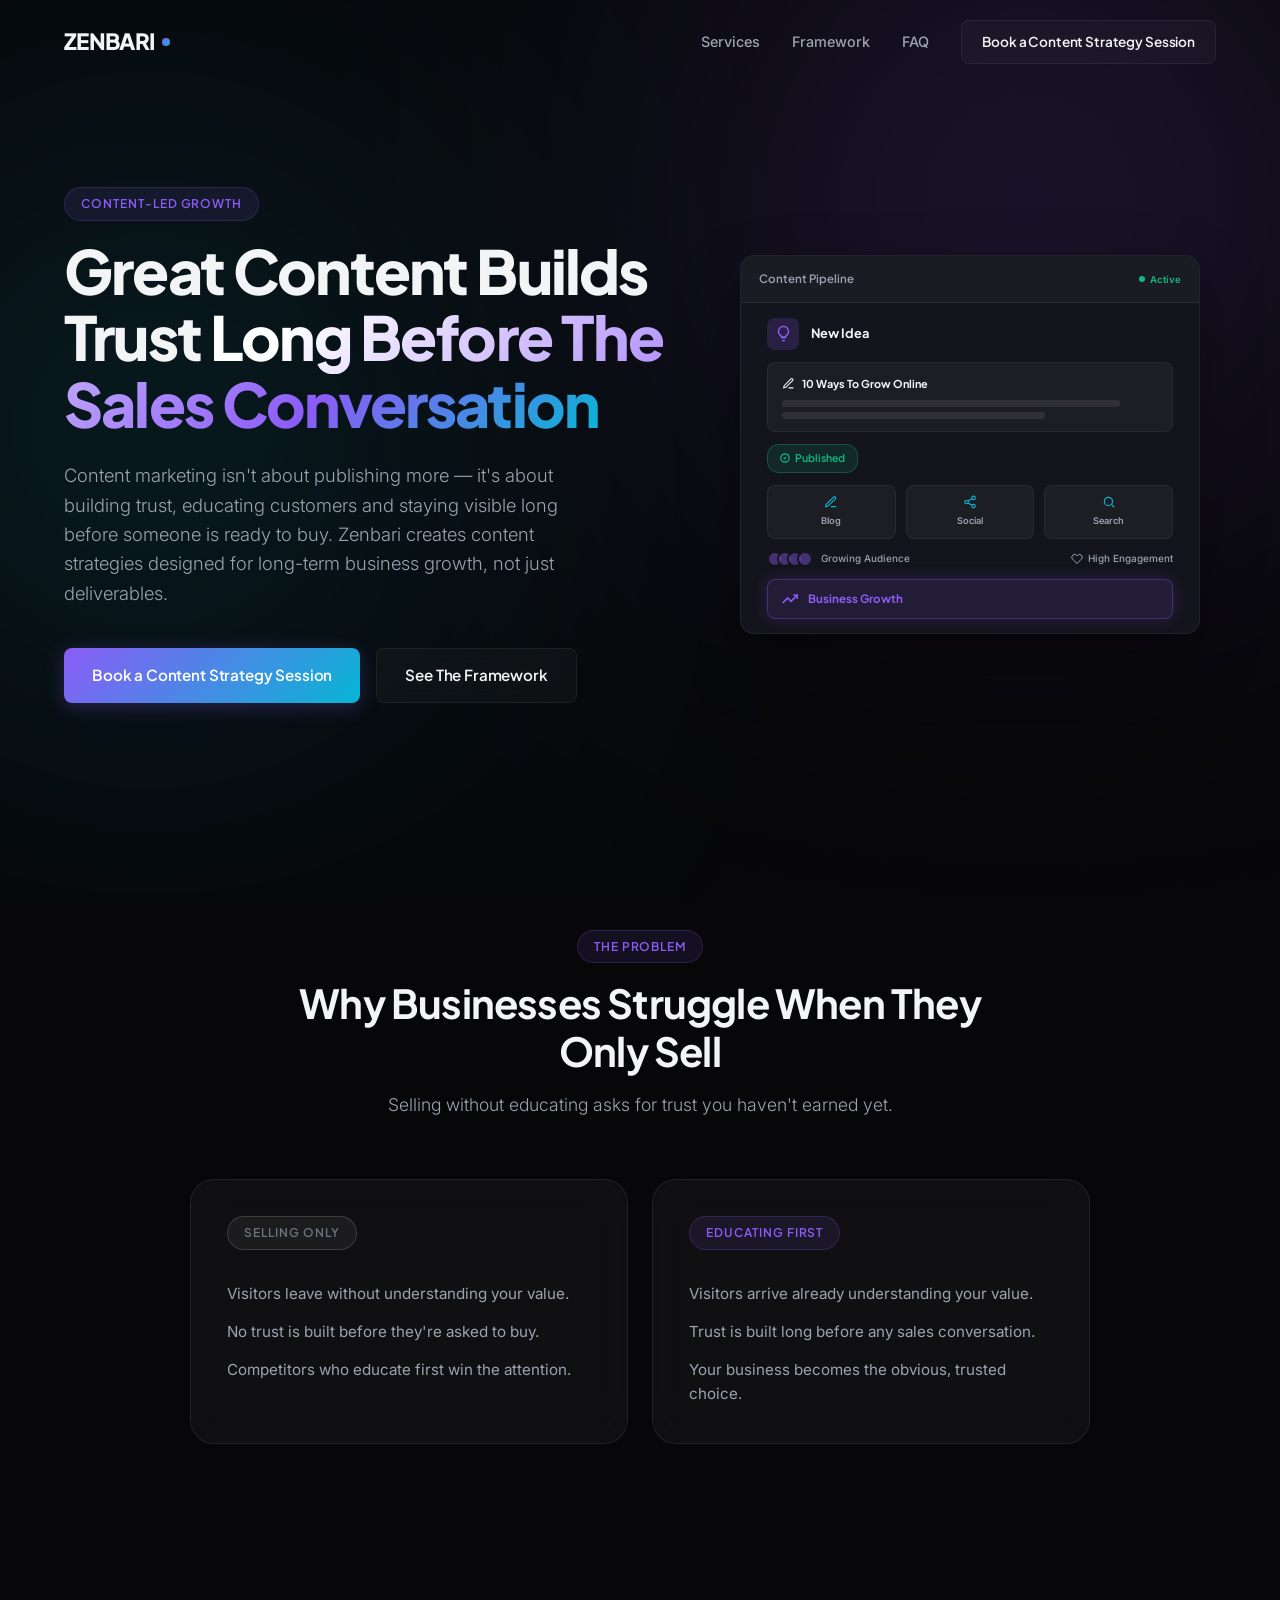
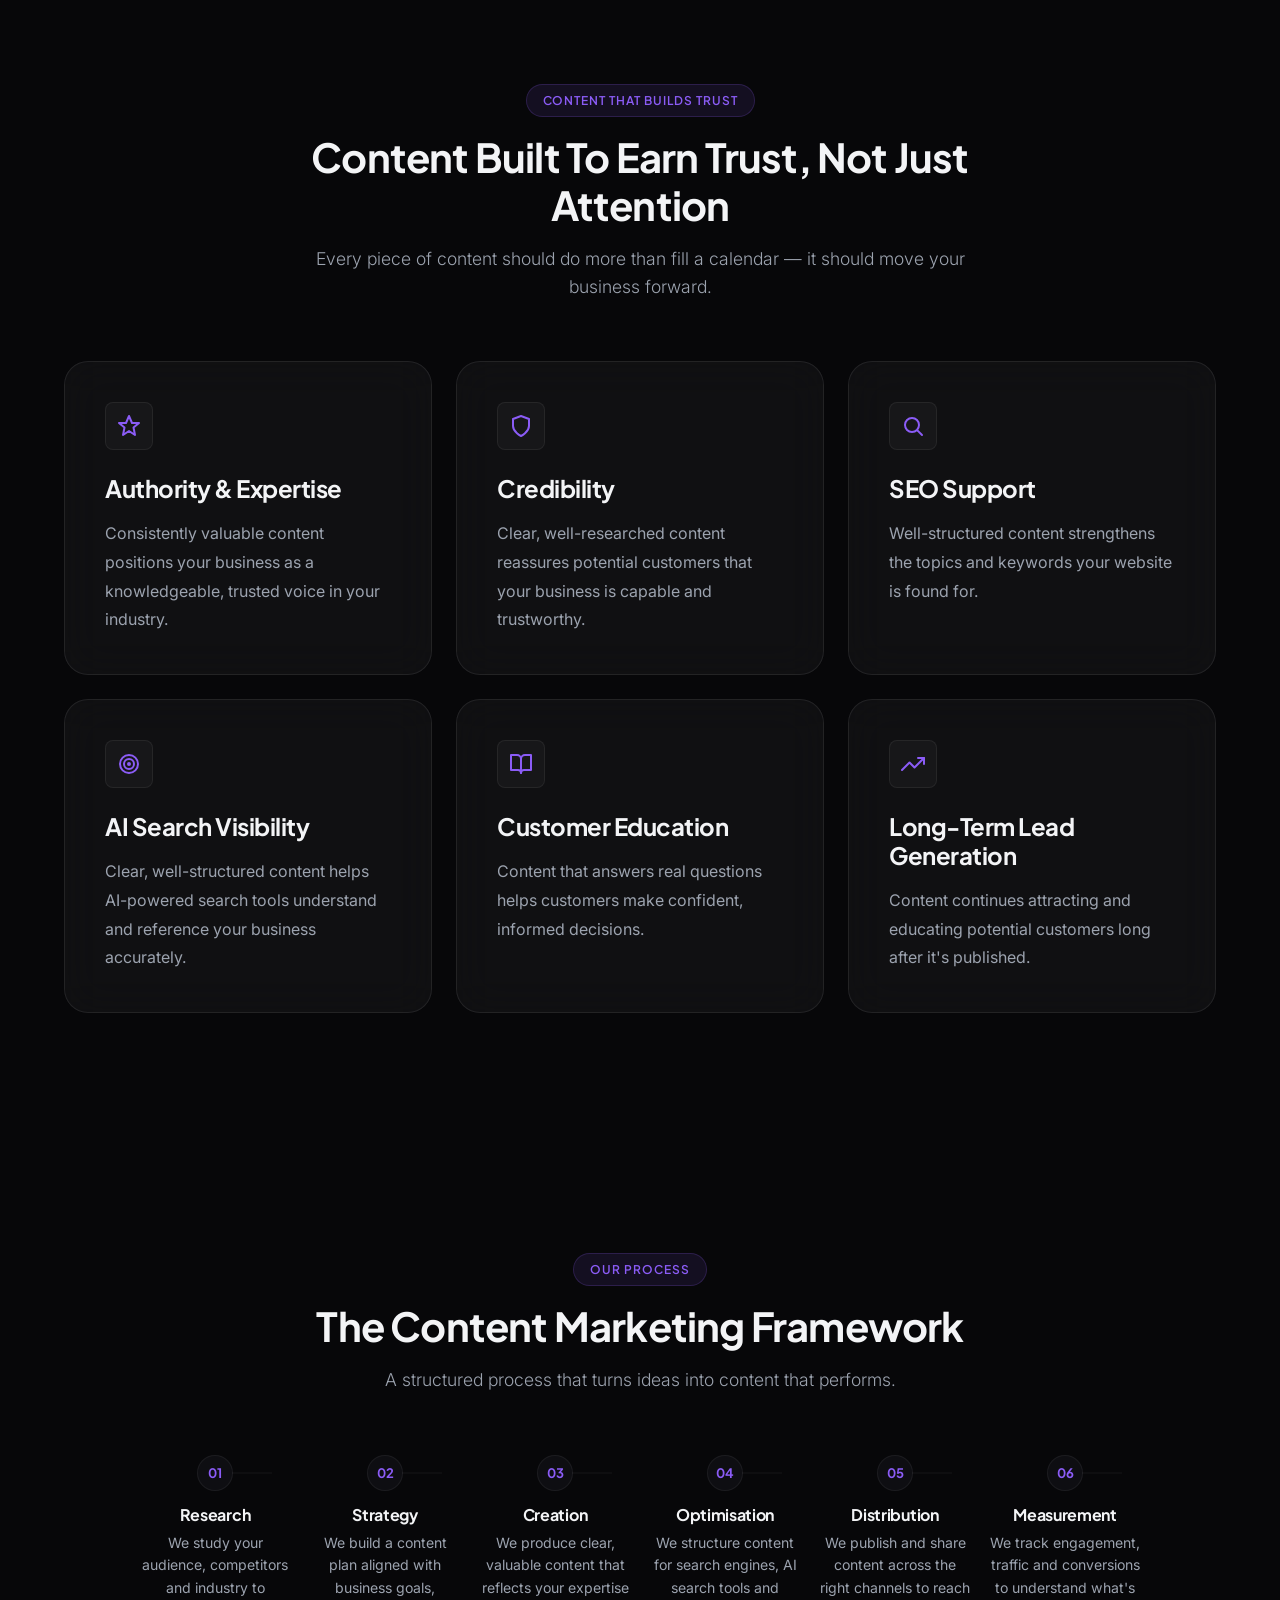
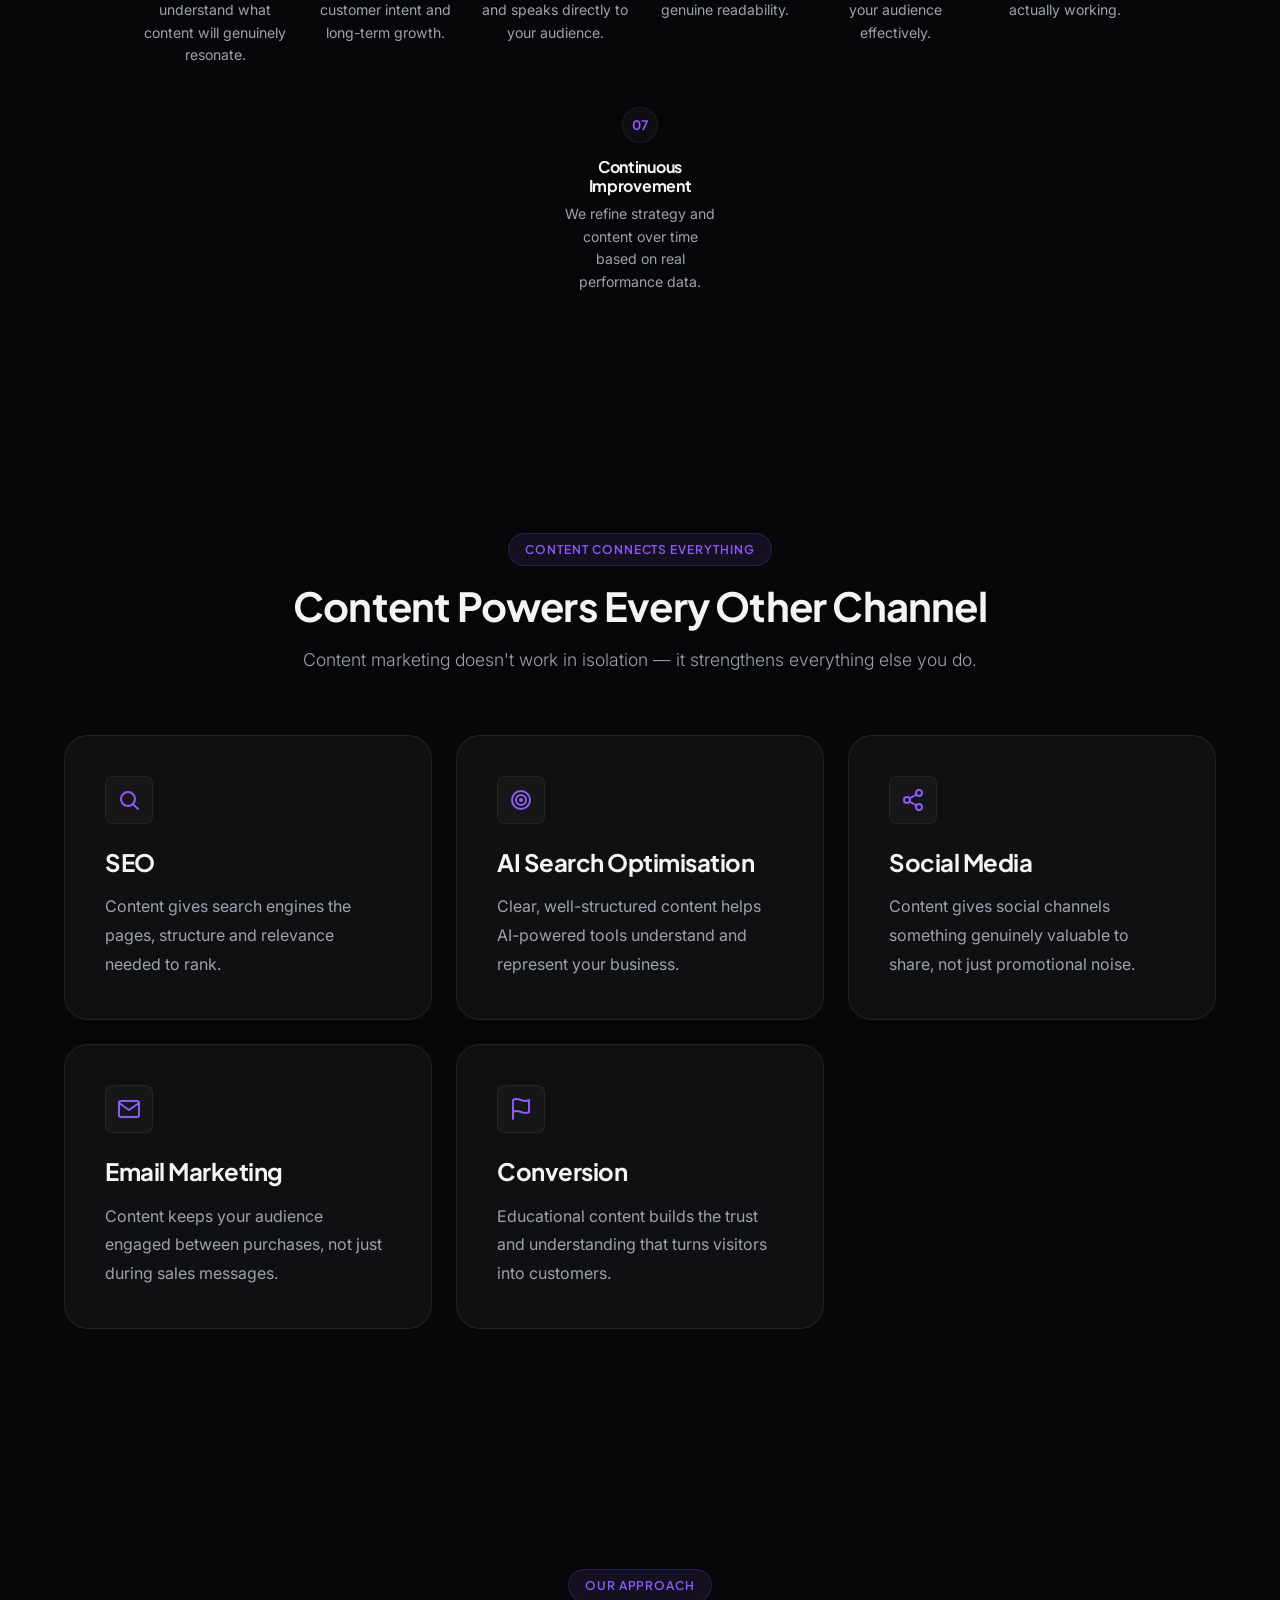
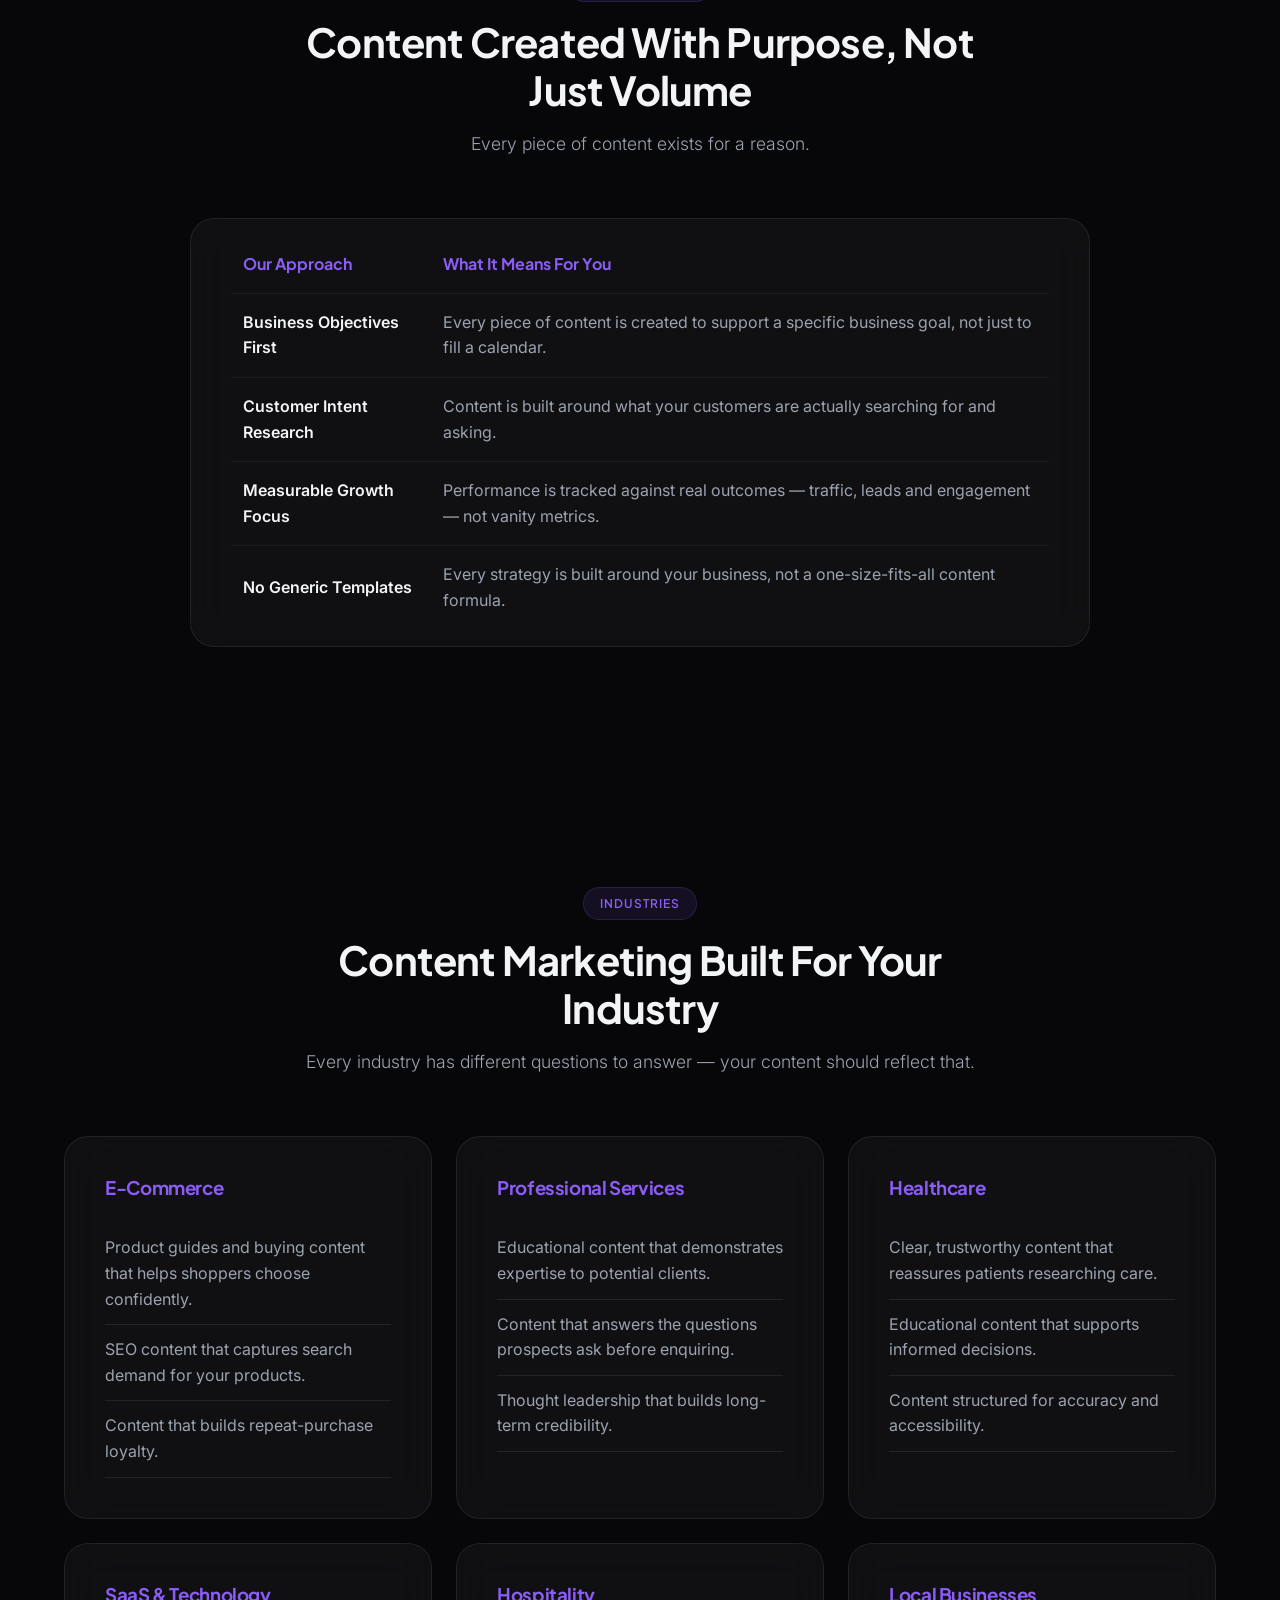
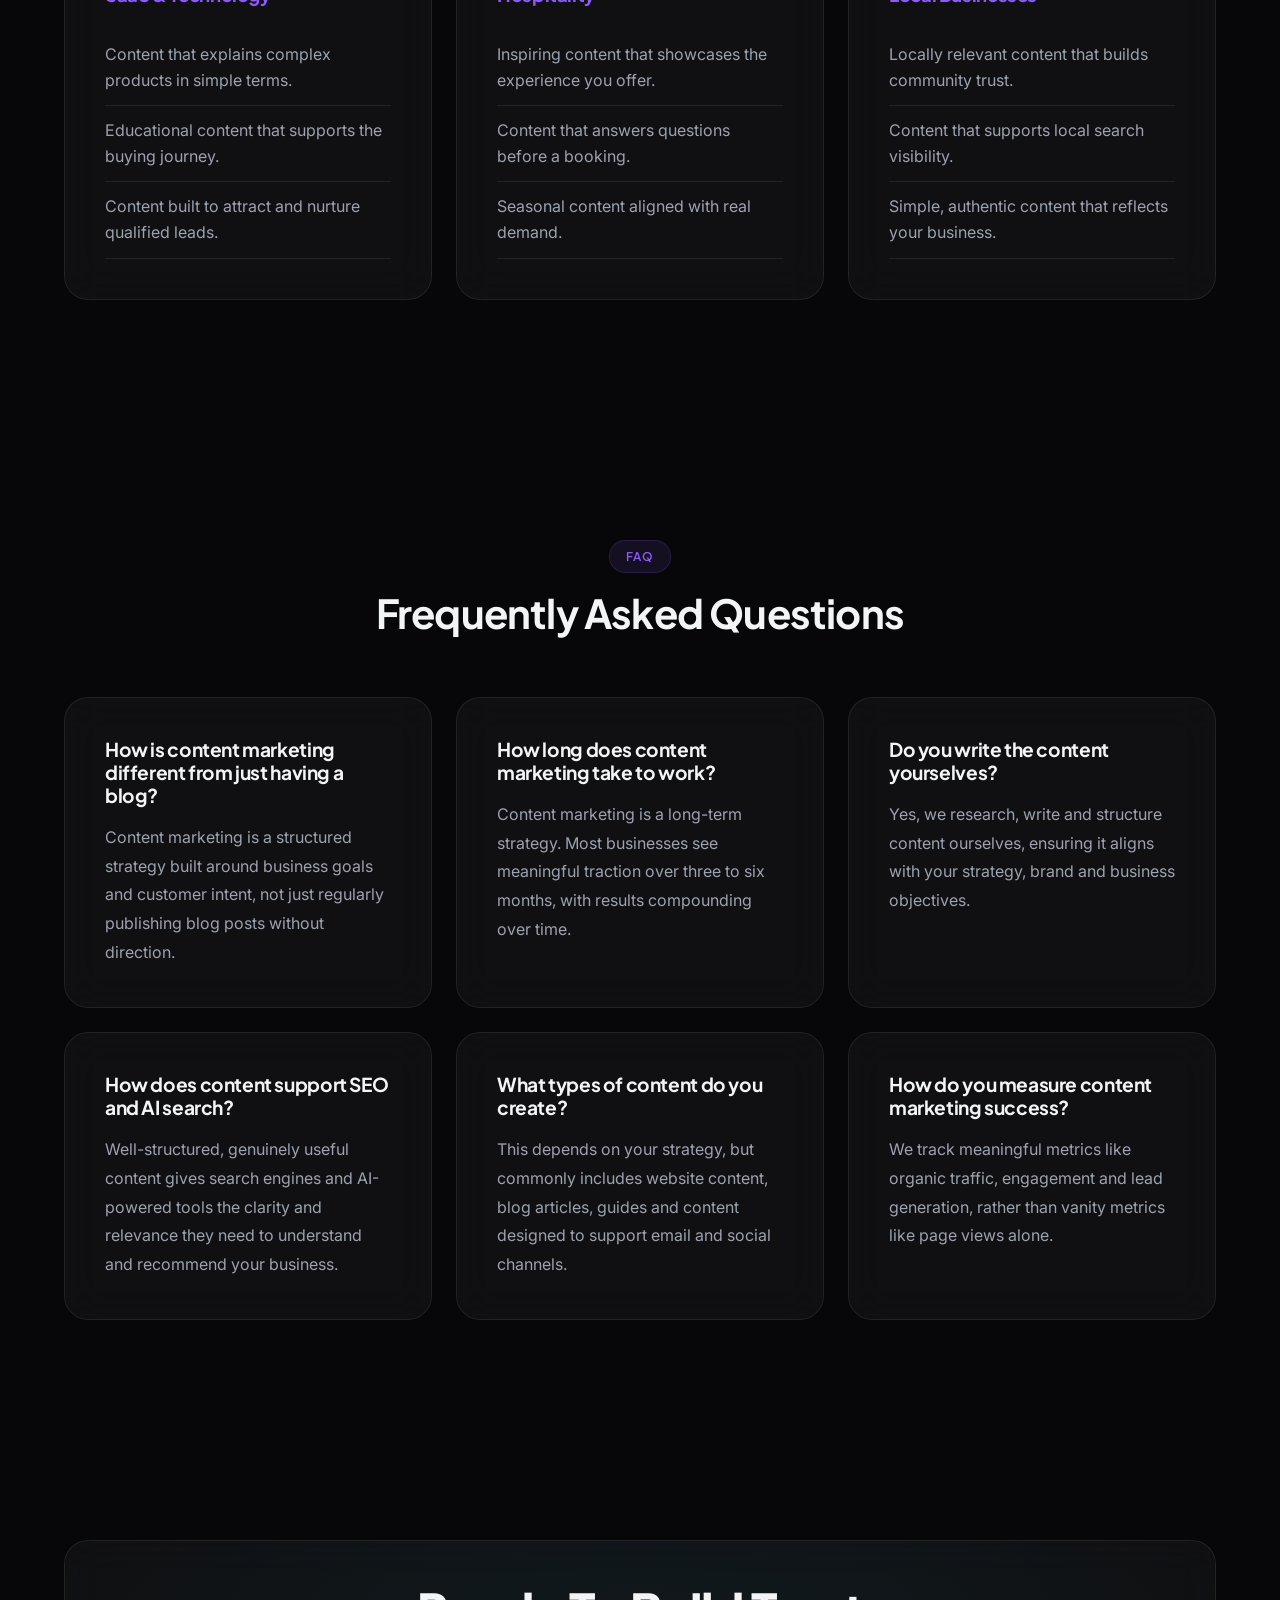
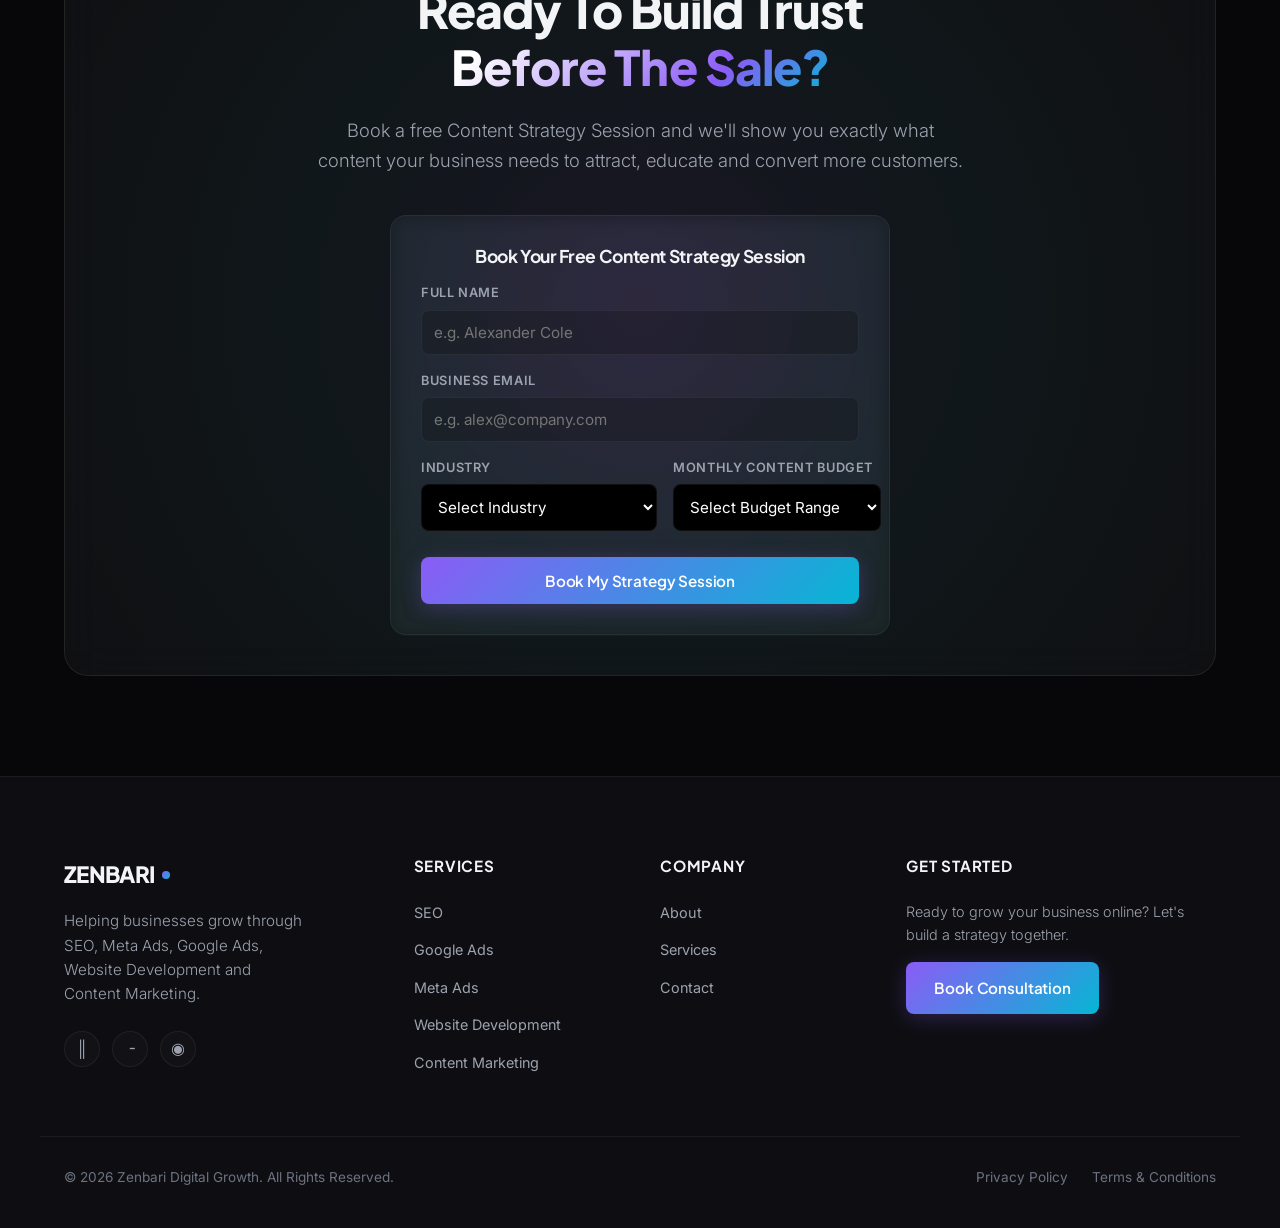
<file: content-marketing.html>
<!DOCTYPE html>
<html lang="en">
<head>
  <meta charset="UTF-8">
  <meta name="viewport" content="width=device-width, initial-scale=1.0">

  <title>Content Marketing | Zenbari Digital Growth</title>

  <meta name="description" content="Content marketing services from Zenbari Digital Growth — content that builds trust, educates customers, supports SEO and AI search visibility, and generates long-term business growth.">

  <meta name="keywords" content="content marketing, content strategy, blog content, SEO content, AI search content, thought leadership, lead generation content">

  <meta property="og:title" content="Content Marketing | Zenbari Digital Growth">
  <meta property="og:description" content="Content built to build trust, educate customers and generate long-term business growth — not just fill a publishing calendar.">
  <meta property="og:type" content="website">
  <meta property="og:url" content="https://www.zenbari.co.uk/content-marketing.html">

  <link rel="preconnect" href="https://fonts.googleapis.com">
  <link rel="preconnect" href="https://fonts.gstatic.com" crossorigin>

  <link rel="stylesheet" href="css/styles.css">

  <!-- Page-scoped styles for this page's two bespoke visuals: the hero "content pipeline dashboard"
       and the horizontal framework stepper. Kept out of css/styles.css since only this file may be
       modified for this page. Hero animation is opacity/transform only (GPU-friendly) and respects
       prefers-reduced-motion; the stepper is static (no animation). -->
  <style>
    /* ---------- HERO: content pipeline dashboard - Idea -> Content Creation -> Publish ->
       Distribution -> Audience Engagement -> Business Growth. Simplified to 6 larger, clearer
       stages (down from 7) with generous spacing, so the sequence reads at a glance. Each stage
       shares one 12s cycle: rises in at its own moment (0-56%, landing the last piece around 7s),
       then ALL hold together fully visible (~3.8s pause), then ALL fade out together at 88%-100%
       before the loop restarts. Opacity + transform only; see reduced-motion below. ---------- */
    /* Cursor-tracked tilt + ambient light: --cmk-tilt-x/y and --cmk-mx/my are read here but only
       ever WRITTEN by the small mousemove script near the end of the file (skipped entirely under
       prefers-reduced-motion, so these stay at their neutral defaults and the card simply doesn't
       tilt - lift/glow still work via plain :hover for a graceful, still-responsive fallback). */
    .cmk-dash {
      --cmk-tilt-x: 0deg; --cmk-tilt-y: 0deg; --cmk-mx: 50%; --cmk-my: 50%;
      position: relative; width: 100%; max-width: 460px; border-radius: 14px; overflow: hidden;
      border: 1px solid var(--border-color); background: var(--bg-tertiary);
      box-shadow: 0 25px 60px rgba(0,0,0,.35);
      transform: perspective(900px) rotateX(var(--cmk-tilt-x)) rotateY(var(--cmk-tilt-y));
      transition: transform .5s cubic-bezier(0.16, 1, 0.3, 1), box-shadow .5s ease, border-color .5s ease;
      will-change: transform;
    }
    /* Soft ambient light that follows the cursor - a radial gradient positioned via the same
       JS-driven custom properties, purely decorative and inert to pointer events. */
    .cmk-dash::before {
      content: ''; position: absolute; inset: 0; z-index: 2; pointer-events: none;
      background: radial-gradient(circle 240px at var(--cmk-mx) var(--cmk-my), rgba(255,255,255,.07), transparent 70%);
      opacity: 0; transition: opacity .4s ease;
    }
    /* Hover: gentle lift + the live cursor tilt + soft glow + brighter frame border */
    .cmk-dash:hover {
      transform: perspective(900px) rotateX(var(--cmk-tilt-x)) rotateY(var(--cmk-tilt-y)) translateY(-6px);
      box-shadow: 0 35px 70px rgba(0,0,0,.4), 0 0 46px rgba(var(--accent-primary-rgb), .18);
      border-color: var(--border-color-hover);
    }
    .cmk-dash:hover::before { opacity: 1; }
    /* Cards gain a little depth on hover - border/shadow only, never transform, since these
       elements already carry their own looping entrance animation on transform. */
    .cmk-dash:hover .cmk-content-card,
    .cmk-dash:hover .cmk-channel-chip {
      border-color: var(--border-color-hover);
      box-shadow: 0 6px 18px rgba(0,0,0,.28);
    }
    .cmk-dash:hover .cmk-published {
      transform: scale(1.08);
      box-shadow: 0 0 14px rgba(16,185,129,.4);
    }
    .cmk-dash:hover .cmk-growth-icon { animation: cmk-pulse-once .7s ease; }
    @keyframes cmk-pulse-once { 0%, 100% { transform: scale(1); } 50% { transform: scale(1.35); } }

    .cmk-dash-header {
      display: flex; align-items: center; justify-content: space-between; padding: 14px 18px;
      background: rgba(255,255,255,.03); border-bottom: 1px solid var(--border-color);
    }
    .cmk-dash-title { font-family: var(--font-headings); font-size: .72rem; font-weight: 600; color: var(--text-secondary); }
    .cmk-dash-status { display: flex; align-items: center; gap: 5px; font-size: .6rem; color: #10b981; font-weight: 600; }
    .cmk-dash-dot { width: 6px; height: 6px; border-radius: 50%; background: #10b981; }
    .cmk-dash-body { position: relative; height: 330px; padding: 26px; display: flex; flex-direction: column; gap: 12px; justify-content: center; }

    .cmk-stage-idea { display: flex; align-items: center; gap: 12px; }
    .cmk-idea-icon {
      width: 32px; height: 32px; border-radius: 8px; flex-shrink: 0;
      background: rgba(var(--accent-primary-rgb), .18); color: var(--accent-primary);
      display: flex; align-items: center; justify-content: center;
    }
    .cmk-idea-label { font-family: var(--font-headings); font-size: .8rem; font-weight: 700; color: var(--text-primary); }

    .cmk-content-card { padding: 12px 14px; border-radius: 8px; background: rgba(255,255,255,.04); border: 1px solid var(--border-color); }
    .cmk-card-title { display: flex; align-items: center; gap: 7px; font-family: var(--font-headings); font-size: .68rem; font-weight: 700; color: var(--text-primary); margin-bottom: 8px; }
    .cmk-card-line { height: 7px; border-radius: 3px; background: rgba(255,255,255,.08); margin-bottom: 5px; }
    .cmk-card-line:last-child { margin-bottom: 0; }

    /* Publish: wrap carries the entrance animation, badge itself carries the hover emphasis -
       an element can't have transform driven by both a looping animation and :hover at once. */
    .cmk-publish-wrap { display: flex; }
    .cmk-published {
      display: inline-flex; align-items: center; gap: 5px; font-family: var(--font-headings);
      font-size: .66rem; font-weight: 600; padding: 5px 12px; border-radius: 12px;
      background: rgba(16,185,129,.12); border: 1px solid rgba(16,185,129,.3); color: #10b981;
      transition: transform .3s ease, box-shadow .3s ease;
    }

    .cmk-channels-row { display: flex; gap: 10px; }
    .cmk-channel-chip { flex: 1; display: flex; flex-direction: column; align-items: center; gap: 5px; padding: 9px 6px; border-radius: 8px; background: rgba(255,255,255,.04); border: 1px solid var(--border-color); }
    .cmk-channel-chip svg { color: var(--accent-secondary); }
    .cmk-channel-label { font-size: .58rem; font-weight: 600; color: var(--text-secondary); }

    .cmk-audience-row { display: flex; align-items: center; justify-content: space-between; }
    .cmk-audience-left { display: flex; align-items: center; gap: 8px; }
    .cmk-audience-dots { display: flex; }
    .cmk-audience-dot { width: 16px; height: 16px; border-radius: 50%; background: rgba(var(--accent-primary-rgb), .4); border: 2px solid var(--bg-tertiary); margin-left: -6px; }
    .cmk-audience-dot:first-child { margin-left: 0; }
    .cmk-audience-label { font-size: .62rem; color: var(--text-secondary); font-weight: 500; }
    .cmk-engagement-label { display: flex; align-items: center; gap: 5px; font-size: .62rem; color: var(--text-secondary); font-weight: 500; }

    .cmk-growth-row {
      display: flex; align-items: center; gap: 10px; padding: 10px 14px; border-radius: 8px;
      background: rgba(var(--accent-primary-rgb), .12); border: 1px solid rgba(var(--accent-primary-rgb), .3);
      box-shadow: 0 0 16px rgba(var(--accent-primary-rgb), .2);
    }
    .cmk-growth-icon { color: var(--accent-primary); display: flex; }
    .cmk-growth-label { font-family: var(--font-headings); font-size: .72rem; font-weight: 700; color: var(--accent-primary); }

    .cmk-stage-idea    { animation: cmk-el-1 12s ease-in-out infinite; }
    .cmk-content-card  { animation: cmk-el-2 12s ease-in-out infinite; }
    .cmk-publish-wrap  { animation: cmk-el-3 12s ease-in-out infinite; }
    .cmk-channels-row  { animation: cmk-el-4 12s ease-in-out infinite; }
    .cmk-audience-row  { animation: cmk-el-5 12s ease-in-out infinite; }
    .cmk-growth-row    { animation: cmk-el-6 12s ease-in-out infinite; }

    @keyframes cmk-el-1 { 0%       { opacity: 0; transform: translateY(8px); } 6%,  88% { opacity: 1; transform: translateY(0); } 100% { opacity: 0; transform: translateY(8px); } }
    @keyframes cmk-el-2 { 0%, 11%  { opacity: 0; transform: translateY(8px); } 17%, 88% { opacity: 1; transform: translateY(0); } 100% { opacity: 0; transform: translateY(8px); } }
    @keyframes cmk-el-3 { 0%, 22%  { opacity: 0; transform: translateY(8px); } 28%, 88% { opacity: 1; transform: translateY(0); } 100% { opacity: 0; transform: translateY(8px); } }
    @keyframes cmk-el-4 { 0%, 33%  { opacity: 0; transform: translateY(8px); } 39%, 88% { opacity: 1; transform: translateY(0); } 100% { opacity: 0; transform: translateY(8px); } }
    @keyframes cmk-el-5 { 0%, 44%  { opacity: 0; transform: translateY(8px); } 50%, 88% { opacity: 1; transform: translateY(0); } 100% { opacity: 0; transform: translateY(8px); } }
    @keyframes cmk-el-6 { 0%, 56%  { opacity: 0; transform: translateY(8px) scale(.96); } 62%, 88% { opacity: 1; transform: translateY(0) scale(1); } 100% { opacity: 0; transform: translateY(8px) scale(.96); } }

    @media (prefers-reduced-motion: reduce) {
      .cmk-stage-idea, .cmk-content-card, .cmk-publish-wrap, .cmk-channels-row,
      .cmk-audience-row, .cmk-growth-row {
        animation: none !important; opacity: 1 !important; transform: none !important;
      }
      .cmk-dash:hover { transform: none; }
      .cmk-dash:hover .cmk-growth-icon { animation: none !important; }
    }

    /* ---------- FRAMEWORK: horizontal connected stepper (static, no animation) ---------- */
    .cmk-stepper { display: flex; flex-wrap: wrap; justify-content: center; gap: 40px 20px; margin-top: 60px; position: relative; }
    .cmk-step { width: 150px; text-align: center; }
    .cmk-step-num {
      width: 36px; height: 36px; margin: 0 auto 14px; border-radius: 50%;
      background: var(--bg-secondary); border: 1px solid var(--border-color);
      display: flex; align-items: center; justify-content: center;
      font-family: var(--font-headings); font-weight: 700; font-size: .82rem; color: var(--accent-primary);
      position: relative;
    }
    .cmk-step-num::after {
      content: ''; position: absolute; top: 50%; left: 100%; width: 40px; height: 1px;
      background: var(--border-color); transform: translateY(-50%);
    }
    .cmk-step:last-child .cmk-step-num::after { display: none; }
    .cmk-step h3 { font-size: 1rem; margin-bottom: 8px; font-family: var(--font-headings); font-weight: 700; }
    .cmk-step p { color: var(--text-secondary); font-size: .88rem; line-height: 1.6; }
  </style>
</head>

<body>

  <div class="background-canvas-container" aria-hidden="true">
    <div class="ambient-orb orb-violet"></div>
    <div class="ambient-orb orb-cyan"></div>
  </div>

  <header>
    <div class="container nav-container">

      <a href="index.html" class="logo">ZENBARI<span class="logo-dot"></span></a>

      <nav aria-label="Main Navigation">
        <ul class="nav-menu">
          <li><a href="#services" class="nav-link">Services</a></li>
          <li><a href="#framework" class="nav-link">Framework</a></li>
          <li><a href="#faq" class="nav-link">FAQ</a></li>
          <li><a href="#book" class="btn btn-secondary" style="padding:10px 20px;font-size:.85rem;">Book a Content Strategy Session</a></li>
        </ul>
      </nav>

      <button class="burger-menu" aria-label="Open mobile navigation menu" aria-expanded="false">
        <span class="burger-bar"></span>
        <span class="burger-bar"></span>
        <span class="burger-bar"></span>
      </button>

    </div>
  </header>

  <main>

    <!-- HERO -->
    <section class="hero-section" id="hero">
      <div class="container hero-grid">

        <div class="hero-content">

          <span class="badge">Content-Led Growth</span>

          <h1 class="hero-title">
            Great Content Builds Trust
            <span class="gradient-text">Long Before The Sales Conversation</span>
          </h1>

          <p class="hero-description">
            Content marketing isn't about publishing more — it's about building trust, educating customers and staying visible long before someone is ready to buy. Zenbari creates content strategies designed for long-term business growth, not just deliverables.
          </p>

          <div class="hero-ctas">
            <a href="#book" class="btn btn-primary">Book a Content Strategy Session</a>
            <a href="#framework" class="btn btn-secondary">See The Framework</a>
          </div>

        </div>

        <div class="hero-visual-wrapper" aria-label="Content publishing pipeline visualisation">
          <div class="cmk-dash" aria-hidden="true">
            <div class="cmk-dash-header">
              <span class="cmk-dash-title">Content Pipeline</span>
              <span class="cmk-dash-status"><span class="cmk-dash-dot"></span>Active</span>
            </div>
            <div class="cmk-dash-body">

              <div class="cmk-stage-idea">
                <span class="cmk-idea-icon">
                  <svg width="17" height="17" viewBox="0 0 24 24" fill="none" stroke="currentColor" stroke-width="2" aria-hidden="true">
                    <path d="M9 18h6M10 22h4M12 2a7 7 0 00-4 12.7c.6.5 1 1.3 1 2.1v.2h6v-.2c0-.8.4-1.6 1-2.1A7 7 0 0012 2z"/>
                  </svg>
                </span>
                <span class="cmk-idea-label">New Idea</span>
              </div>

              <div class="cmk-content-card">
                <div class="cmk-card-title">
                  <svg width="13" height="13" viewBox="0 0 24 24" fill="none" stroke="currentColor" stroke-width="2" aria-hidden="true">
                    <path d="M12 20h9"></path>
                    <path d="M16.5 3.5a2.121 2.121 0 013 3L7 19l-4 1 1-4L16.5 3.5z"></path>
                  </svg>
                  10 Ways To Grow Online
                </div>
                <div class="cmk-card-line" style="width:90%;"></div>
                <div class="cmk-card-line" style="width:70%;"></div>
              </div>

              <div class="cmk-publish-wrap">
                <span class="cmk-published">
                  <svg width="10" height="10" viewBox="0 0 24 24" fill="none" stroke="currentColor" stroke-width="3" aria-hidden="true"><circle cx="12" cy="12" r="10"/><path d="M9 12l2 2 4-4"/></svg>
                  Published
                </span>
              </div>

              <div class="cmk-channels-row">
                <div class="cmk-channel-chip">
                  <svg width="14" height="14" viewBox="0 0 24 24" fill="none" stroke="currentColor" stroke-width="2" aria-hidden="true"><path d="M12 20h9"></path><path d="M16.5 3.5a2.121 2.121 0 013 3L7 19l-4 1 1-4L16.5 3.5z"></path></svg>
                  <span class="cmk-channel-label">Blog</span>
                </div>
                <div class="cmk-channel-chip">
                  <svg width="14" height="14" viewBox="0 0 24 24" fill="none" stroke="currentColor" stroke-width="2" aria-hidden="true"><circle cx="18" cy="5" r="3"/><circle cx="6" cy="12" r="3"/><circle cx="18" cy="19" r="3"/><line x1="8.59" y1="13.51" x2="15.42" y2="17.49"/><line x1="15.41" y1="6.51" x2="8.59" y2="10.49"/></svg>
                  <span class="cmk-channel-label">Social</span>
                </div>
                <div class="cmk-channel-chip">
                  <svg width="14" height="14" viewBox="0 0 24 24" fill="none" stroke="currentColor" stroke-width="2" aria-hidden="true"><circle cx="11" cy="11" r="7"></circle><line x1="21" y1="21" x2="16.65" y2="16.65"></line></svg>
                  <span class="cmk-channel-label">Search</span>
                </div>
              </div>

              <div class="cmk-audience-row">
                <div class="cmk-audience-left">
                  <div class="cmk-audience-dots">
                    <span class="cmk-audience-dot"></span>
                    <span class="cmk-audience-dot"></span>
                    <span class="cmk-audience-dot"></span>
                    <span class="cmk-audience-dot"></span>
                  </div>
                  <span class="cmk-audience-label">Growing Audience</span>
                </div>
                <span class="cmk-engagement-label">
                  <svg width="12" height="12" viewBox="0 0 24 24" fill="none" stroke="currentColor" stroke-width="2" aria-hidden="true"><path d="M20.8 4.6a5.5 5.5 0 00-7.8 0L12 5.6l-1-1a5.5 5.5 0 00-7.8 7.8l1 1L12 21l7.8-7.8 1-1a5.5 5.5 0 000-7.8z"/></svg>
                  High Engagement
                </span>
              </div>

              <div class="cmk-growth-row">
                <span class="cmk-growth-icon">
                  <svg width="16" height="16" viewBox="0 0 24 24" fill="none" stroke="currentColor" stroke-width="2.5" aria-hidden="true"><polyline points="23 6 13.5 15.5 8.5 10.5 1 18"/><polyline points="17 6 23 6 23 12"/></svg>
                </span>
                <span class="cmk-growth-label">Business Growth</span>
              </div>

            </div>
          </div>
        </div>

      </div>
    </section>

    <!-- WHY BUSINESSES STRUGGLE WHEN THEY ONLY SELL -->
    <section class="why-us-section" id="why-sell">
      <div class="container">

        <div class="section-header">
          <span class="badge">The Problem</span>
          <h2 class="section-title">Why Businesses Struggle When They Only Sell</h2>
          <p class="section-subtitle">
            Selling without educating asks for trust you haven't earned yet.
          </p>
        </div>

        <div class="why-grid" style="position:relative;max-width:900px;margin:0 auto;">

          <div class="glass-card" style="padding:36px;">
            <span class="badge" style="background:rgba(255,255,255,.05);border-color:rgba(255,255,255,.14);color:var(--text-muted);">Selling Only</span>
            <ul style="list-style:none;padding:0;margin-top:16px;display:flex;flex-direction:column;gap:14px;">
              <li style="color:var(--text-secondary);font-size:.95rem;line-height:1.6;">Visitors leave without understanding your value.</li>
              <li style="color:var(--text-secondary);font-size:.95rem;line-height:1.6;">No trust is built before they're asked to buy.</li>
              <li style="color:var(--text-secondary);font-size:.95rem;line-height:1.6;">Competitors who educate first win the attention.</li>
            </ul>
          </div>

          <div class="glass-card" style="padding:36px;">
            <span class="badge">Educating First</span>
            <ul style="list-style:none;padding:0;margin-top:16px;display:flex;flex-direction:column;gap:14px;">
              <li style="color:var(--text-secondary);font-size:.95rem;line-height:1.6;">Visitors arrive already understanding your value.</li>
              <li style="color:var(--text-secondary);font-size:.95rem;line-height:1.6;">Trust is built long before any sales conversation.</li>
              <li style="color:var(--text-secondary);font-size:.95rem;line-height:1.6;">Your business becomes the obvious, trusted choice.</li>
            </ul>
          </div>

        </div>

      </div>
    </section>

    <!-- CONTENT THAT BUILDS TRUST -->
    <section class="services-section" id="services">
      <div class="container">

        <div class="section-header">
          <span class="badge">Content That Builds Trust</span>
          <h2 class="section-title">Content Built To Earn Trust, Not Just Attention</h2>
          <p class="section-subtitle">
            Every piece of content should do more than fill a calendar — it should move your business forward.
          </p>
        </div>

        <div class="services-grid">

          <div class="glass-card service-card">
            <div class="service-icon-wrapper">
              <svg width="24" height="24" viewBox="0 0 24 24" fill="none" stroke="currentColor" stroke-width="2" stroke-linecap="round" stroke-linejoin="round" aria-hidden="true">
                <path d="M12 2l3 7h7l-5.5 4.5L18 21l-6-4-6 4 1.5-7.5L2 9h7z"/>
              </svg>
            </div>
            <h3 class="service-title">Authority &amp; Expertise</h3>
            <p class="service-description">
              Consistently valuable content positions your business as a knowledgeable, trusted voice in your industry.
            </p>
          </div>

          <div class="glass-card service-card">
            <div class="service-icon-wrapper">
              <svg width="24" height="24" viewBox="0 0 24 24" fill="none" stroke="currentColor" stroke-width="2" stroke-linecap="round" stroke-linejoin="round" aria-hidden="true">
                <path d="M12 22s8-4 8-10V5l-8-3-8 3v7c0 6 8 10 8 10z"/>
              </svg>
            </div>
            <h3 class="service-title">Credibility</h3>
            <p class="service-description">
              Clear, well-researched content reassures potential customers that your business is capable and trustworthy.
            </p>
          </div>

          <div class="glass-card service-card">
            <div class="service-icon-wrapper">
              <svg width="24" height="24" viewBox="0 0 24 24" fill="none" stroke="currentColor" stroke-width="2" stroke-linecap="round" stroke-linejoin="round" aria-hidden="true">
                <circle cx="11" cy="11" r="7"></circle>
                <line x1="21" y1="21" x2="16.65" y2="16.65"></line>
              </svg>
            </div>
            <h3 class="service-title">SEO Support</h3>
            <p class="service-description">
              Well-structured content strengthens the topics and keywords your website is found for.
            </p>
          </div>

          <div class="glass-card service-card">
            <div class="service-icon-wrapper">
              <svg width="24" height="24" viewBox="0 0 24 24" fill="none" stroke="currentColor" stroke-width="2" stroke-linecap="round" stroke-linejoin="round" aria-hidden="true">
                <circle cx="12" cy="12" r="9"></circle>
                <circle cx="12" cy="12" r="5"></circle>
                <circle cx="12" cy="12" r="1"></circle>
              </svg>
            </div>
            <h3 class="service-title">AI Search Visibility</h3>
            <p class="service-description">
              Clear, well-structured content helps AI-powered search tools understand and reference your business accurately.
            </p>
          </div>

          <div class="glass-card service-card">
            <div class="service-icon-wrapper">
              <svg width="24" height="24" viewBox="0 0 24 24" fill="none" stroke="currentColor" stroke-width="2" stroke-linecap="round" stroke-linejoin="round" aria-hidden="true">
                <path d="M2 3h6a4 4 0 014 4v14a3 3 0 00-3-3H2z"/>
                <path d="M22 3h-6a4 4 0 00-4 4v14a3 3 0 013-3h7z"/>
              </svg>
            </div>
            <h3 class="service-title">Customer Education</h3>
            <p class="service-description">
              Content that answers real questions helps customers make confident, informed decisions.
            </p>
          </div>

          <div class="glass-card service-card">
            <div class="service-icon-wrapper">
              <svg width="24" height="24" viewBox="0 0 24 24" fill="none" stroke="currentColor" stroke-width="2" stroke-linecap="round" stroke-linejoin="round" aria-hidden="true">
                <polyline points="23 6 13.5 15.5 8.5 10.5 1 18"/>
                <polyline points="17 6 23 6 23 12"/>
              </svg>
            </div>
            <h3 class="service-title">Long-Term Lead Generation</h3>
            <p class="service-description">
              Content continues attracting and educating potential customers long after it's published.
            </p>
          </div>

        </div>

      </div>
    </section>

    <!-- CONTENT MARKETING FRAMEWORK (horizontal stepper) -->
    <section class="process-section" id="framework">
      <div class="container">

        <div class="section-header">
          <span class="badge">Our Process</span>
          <h2 class="section-title">The Content Marketing Framework</h2>
          <p class="section-subtitle">
            A structured process that turns ideas into content that performs.
          </p>
        </div>

        <div class="cmk-stepper">

          <div class="cmk-step">
            <div class="cmk-step-num">01</div>
            <h3>Research</h3>
            <p>We study your audience, competitors and industry to understand what content will genuinely resonate.</p>
          </div>

          <div class="cmk-step">
            <div class="cmk-step-num">02</div>
            <h3>Strategy</h3>
            <p>We build a content plan aligned with business goals, customer intent and long-term growth.</p>
          </div>

          <div class="cmk-step">
            <div class="cmk-step-num">03</div>
            <h3>Creation</h3>
            <p>We produce clear, valuable content that reflects your expertise and speaks directly to your audience.</p>
          </div>

          <div class="cmk-step">
            <div class="cmk-step-num">04</div>
            <h3>Optimisation</h3>
            <p>We structure content for search engines, AI search tools and genuine readability.</p>
          </div>

          <div class="cmk-step">
            <div class="cmk-step-num">05</div>
            <h3>Distribution</h3>
            <p>We publish and share content across the right channels to reach your audience effectively.</p>
          </div>

          <div class="cmk-step">
            <div class="cmk-step-num">06</div>
            <h3>Measurement</h3>
            <p>We track engagement, traffic and conversions to understand what's actually working.</p>
          </div>

          <div class="cmk-step">
            <div class="cmk-step-num">07</div>
            <h3>Continuous Improvement</h3>
            <p>We refine strategy and content over time based on real performance data.</p>
          </div>

        </div>

      </div>
    </section>

    <!-- HOW CONTENT SUPPORTS OTHER CHANNELS -->
    <section class="services-section" id="channels">
      <div class="container">

        <div class="section-header">
          <span class="badge">Content Connects Everything</span>
          <h2 class="section-title">Content Powers Every Other Channel</h2>
          <p class="section-subtitle">
            Content marketing doesn't work in isolation — it strengthens everything else you do.
          </p>
        </div>

        <div class="services-grid">

          <div class="glass-card service-card">
            <div class="service-icon-wrapper">
              <svg width="24" height="24" viewBox="0 0 24 24" fill="none" stroke="currentColor" stroke-width="2" stroke-linecap="round" stroke-linejoin="round" aria-hidden="true">
                <circle cx="11" cy="11" r="7"></circle>
                <line x1="21" y1="21" x2="16.65" y2="16.65"></line>
              </svg>
            </div>
            <h3 class="service-title">SEO</h3>
            <p class="service-description">
              Content gives search engines the pages, structure and relevance needed to rank.
            </p>
          </div>

          <div class="glass-card service-card">
            <div class="service-icon-wrapper">
              <svg width="24" height="24" viewBox="0 0 24 24" fill="none" stroke="currentColor" stroke-width="2" stroke-linecap="round" stroke-linejoin="round" aria-hidden="true">
                <circle cx="12" cy="12" r="9"></circle>
                <circle cx="12" cy="12" r="5"></circle>
                <circle cx="12" cy="12" r="1"></circle>
              </svg>
            </div>
            <h3 class="service-title">AI Search Optimisation</h3>
            <p class="service-description">
              Clear, well-structured content helps AI-powered tools understand and represent your business.
            </p>
          </div>

          <div class="glass-card service-card">
            <div class="service-icon-wrapper">
              <svg width="24" height="24" viewBox="0 0 24 24" fill="none" stroke="currentColor" stroke-width="2" stroke-linecap="round" stroke-linejoin="round" aria-hidden="true">
                <circle cx="18" cy="5" r="3"/><circle cx="6" cy="12" r="3"/><circle cx="18" cy="19" r="3"/>
                <line x1="8.59" y1="13.51" x2="15.42" y2="17.49"/><line x1="15.41" y1="6.51" x2="8.59" y2="10.49"/>
              </svg>
            </div>
            <h3 class="service-title">Social Media</h3>
            <p class="service-description">
              Content gives social channels something genuinely valuable to share, not just promotional noise.
            </p>
          </div>

          <div class="glass-card service-card">
            <div class="service-icon-wrapper">
              <svg width="24" height="24" viewBox="0 0 24 24" fill="none" stroke="currentColor" stroke-width="2" stroke-linecap="round" stroke-linejoin="round" aria-hidden="true">
                <rect x="2" y="4" width="20" height="16" rx="2"/><path d="M22 6l-10 7L2 6"/>
              </svg>
            </div>
            <h3 class="service-title">Email Marketing</h3>
            <p class="service-description">
              Content keeps your audience engaged between purchases, not just during sales messages.
            </p>
          </div>

          <div class="glass-card service-card">
            <div class="service-icon-wrapper">
              <svg width="24" height="24" viewBox="0 0 24 24" fill="none" stroke="currentColor" stroke-width="2" stroke-linecap="round" stroke-linejoin="round" aria-hidden="true">
                <path d="M4 15s1-1 4-1 5 2 8 2 4-1 4-1V3s-1 1-4 1-5-2-8-2-4 1-4 1z"/>
                <line x1="4" y1="22" x2="4" y2="15"/>
              </svg>
            </div>
            <h3 class="service-title">Conversion</h3>
            <p class="service-description">
              Educational content builds the trust and understanding that turns visitors into customers.
            </p>
          </div>

        </div>

      </div>
    </section>

    <!-- WHY ZENBARI (comparison table) -->
    <section class="about-section" id="why">
      <div class="container">

        <div class="section-header">
          <span class="badge">Our Approach</span>
          <h2 class="section-title" id="why-heading">Content Created With Purpose, Not Just Volume</h2>
          <p class="section-subtitle">
            Every piece of content exists for a reason.
          </p>
        </div>

        <div class="glass-card" style="max-width:900px;margin:0 auto;padding:16px 40px;">
          <div style="overflow-x:auto;">
            <table aria-labelledby="why-heading" style="width:100%;border-collapse:collapse;">
              <thead>
                <tr>
                  <th scope="col" style="text-align:left;padding:16px 12px;font-family:var(--font-headings);color:var(--accent-primary);border-bottom:1px solid var(--border-color);">Our Approach</th>
                  <th scope="col" style="text-align:left;padding:16px 12px;font-family:var(--font-headings);color:var(--accent-primary);border-bottom:1px solid var(--border-color);">What It Means For You</th>
                </tr>
              </thead>
              <tbody>
                <tr>
                  <td style="padding:16px 12px;font-weight:600;color:var(--text-primary);border-bottom:1px solid var(--border-color);">Business Objectives First</td>
                  <td style="padding:16px 12px;color:var(--text-secondary);border-bottom:1px solid var(--border-color);">Every piece of content is created to support a specific business goal, not just to fill a calendar.</td>
                </tr>
                <tr>
                  <td style="padding:16px 12px;font-weight:600;color:var(--text-primary);border-bottom:1px solid var(--border-color);">Customer Intent Research</td>
                  <td style="padding:16px 12px;color:var(--text-secondary);border-bottom:1px solid var(--border-color);">Content is built around what your customers are actually searching for and asking.</td>
                </tr>
                <tr>
                  <td style="padding:16px 12px;font-weight:600;color:var(--text-primary);border-bottom:1px solid var(--border-color);">Measurable Growth Focus</td>
                  <td style="padding:16px 12px;color:var(--text-secondary);border-bottom:1px solid var(--border-color);">Performance is tracked against real outcomes — traffic, leads and engagement — not vanity metrics.</td>
                </tr>
                <tr>
                  <td style="padding:16px 12px;font-weight:600;color:var(--text-primary);">No Generic Templates</td>
                  <td style="padding:16px 12px;color:var(--text-secondary);">Every strategy is built around your business, not a one-size-fits-all content formula.</td>
                </tr>
              </tbody>
            </table>
          </div>
        </div>

      </div>
    </section>

    <!-- INDUSTRIES -->
    <section class="case-study-section" id="industries">
      <div class="container">

        <div class="section-header">
          <span class="badge">Industries</span>
          <h2 class="section-title">Content Marketing Built For Your Industry</h2>
          <p class="section-subtitle">
            Every industry has different questions to answer — your content should reflect that.
          </p>
        </div>

        <div class="case-study-grid">

          <div class="glass-card">
            <h3>E-Commerce</h3>
            <ul>
              <li>Product guides and buying content that helps shoppers choose confidently.</li>
              <li>SEO content that captures search demand for your products.</li>
              <li>Content that builds repeat-purchase loyalty.</li>
            </ul>
          </div>

          <div class="glass-card">
            <h3>Professional Services</h3>
            <ul>
              <li>Educational content that demonstrates expertise to potential clients.</li>
              <li>Content that answers the questions prospects ask before enquiring.</li>
              <li>Thought leadership that builds long-term credibility.</li>
            </ul>
          </div>

          <div class="glass-card">
            <h3>Healthcare</h3>
            <ul>
              <li>Clear, trustworthy content that reassures patients researching care.</li>
              <li>Educational content that supports informed decisions.</li>
              <li>Content structured for accuracy and accessibility.</li>
            </ul>
          </div>

          <div class="glass-card">
            <h3>SaaS &amp; Technology</h3>
            <ul>
              <li>Content that explains complex products in simple terms.</li>
              <li>Educational content that supports the buying journey.</li>
              <li>Content built to attract and nurture qualified leads.</li>
            </ul>
          </div>

          <div class="glass-card">
            <h3>Hospitality</h3>
            <ul>
              <li>Inspiring content that showcases the experience you offer.</li>
              <li>Content that answers questions before a booking.</li>
              <li>Seasonal content aligned with real demand.</li>
            </ul>
          </div>

          <div class="glass-card">
            <h3>Local Businesses</h3>
            <ul>
              <li>Locally relevant content that builds community trust.</li>
              <li>Content that supports local search visibility.</li>
              <li>Simple, authentic content that reflects your business.</li>
            </ul>
          </div>

        </div>

      </div>
    </section>

    <!-- FAQ -->
    <section class="faq-section" id="faq">
      <div class="container">

        <div class="section-header">
          <span class="badge">FAQ</span>
          <h2 class="section-title">Frequently Asked Questions</h2>
        </div>

        <div class="faq-grid">

          <div class="glass-card faq-item">
            <h3>How is content marketing different from just having a blog?</h3>
            <p>Content marketing is a structured strategy built around business goals and customer intent, not just regularly publishing blog posts without direction.</p>
          </div>

          <div class="glass-card faq-item">
            <h3>How long does content marketing take to work?</h3>
            <p>Content marketing is a long-term strategy. Most businesses see meaningful traction over three to six months, with results compounding over time.</p>
          </div>

          <div class="glass-card faq-item">
            <h3>Do you write the content yourselves?</h3>
            <p>Yes, we research, write and structure content ourselves, ensuring it aligns with your strategy, brand and business objectives.</p>
          </div>

          <div class="glass-card faq-item">
            <h3>How does content support SEO and AI search?</h3>
            <p>Well-structured, genuinely useful content gives search engines and AI-powered tools the clarity and relevance they need to understand and recommend your business.</p>
          </div>

          <div class="glass-card faq-item">
            <h3>What types of content do you create?</h3>
            <p>This depends on your strategy, but commonly includes website content, blog articles, guides and content designed to support email and social channels.</p>
          </div>

          <div class="glass-card faq-item">
            <h3>How do you measure content marketing success?</h3>
            <p>We track meaningful metrics like organic traffic, engagement and lead generation, rather than vanity metrics like page views alone.</p>
          </div>

        </div>

      </div>
    </section>

    <!-- CTA + ENQUIRY FORM -->
    <section class="cta-section" id="book">
      <div class="container">
        <div class="glass-card cta-banner-card">
          <div class="cta-banner-content">
            <h2 class="cta-title">Ready To Build Trust <br><span class="gradient-text">Before The Sale?</span></h2>
            <p class="cta-description">
              Book a free Content Strategy Session and we'll show you exactly what content your business needs to attract, educate and convert more customers.
            </p>

            <div class="scheduler-widget">
              <h3 class="widget-title">Book Your Free Content Strategy Session</h3>

              <form class="scheduler-form" id="bookingForm">
                <div class="form-group">
                  <label for="bookingName">Full Name</label>
                  <input type="text" id="bookingName" class="form-input" placeholder="e.g. Alexander Cole" required>
                </div>

                <div class="form-group">
                  <label for="bookingEmail">Business Email</label>
                  <input type="email" id="bookingEmail" class="form-input" placeholder="e.g. alex@company.com" required>
                </div>

                <div class="form-row">
                  <div class="form-group">
                    <label for="bookingIndustry">Industry</label>
                    <select id="bookingIndustry" class="form-input" style="background: #000; cursor: pointer;" required>
                      <option value="" disabled selected>Select Industry</option>
                      <option value="ecommerce">E-Commerce Brand</option>
                      <option value="saas">SaaS / Tech Startup</option>
                      <option value="b2b">B2B Professional Services</option>
                      <option value="personal-brand">Personal Brand</option>
                    </select>
                  </div>

                  <div class="form-group">
                    <label for="bookingBudget">Monthly Content Budget</label>
                    <select id="bookingBudget" class="form-input" style="background: #000; cursor: pointer;" required>
                      <option value="" disabled selected>Select Budget Range</option>
                      <option value="sub-1k">Under $1,000 / mo</option>
                      <option value="mid-scale">$1,000 - $5,000 / mo</option>
                      <option value="high-scale">$5,000 - $15,000 / mo</option>
                      <option value="enterprise">$15,000+ / mo</option>
                    </select>
                  </div>
                </div>

                <button type="submit" class="btn btn-primary form-submit-btn">Book My Strategy Session</button>
              </form>

              <div class="success-overlay">
                <div class="success-icon">&#10004;</div>
                <h4>Strategy Session Requested!</h4>
                <p>We're reviewing your business details. One of our senior content strategists will email you within 24 hours to arrange your session.</p>
              </div>
            </div>

          </div>
        </div>
      </div>
    </section>

  </main>

  <footer>
    <div class="container footer-grid">
      <div class="footer-brand">
        <a href="index.html" class="logo">ZENBARI<span class="logo-dot"></span></a>
        <p>Helping businesses grow through SEO, Meta Ads, Google Ads, Website Development and Content Marketing.</p>
        <div class="social-links">
          <a href="https://linkedin.com" class="social-btn" aria-label="Zenbari Growth LinkedIn" target="_blank">&#9553;</a>
          <a href="https://twitter.com" class="social-btn" aria-label="Zenbari Growth Twitter" target="_blank">&#9590;</a>
          <a href="https://instagram.com" class="social-btn" aria-label="Zenbari Growth Instagram" target="_blank">&#9673;</a>
        </div>
      </div>

      <div class="footer-col">
        <h5>Services</h5>
        <ul class="footer-links">
          <li><a href="seo-services.html">SEO</a></li>
          <li><a href="google-ads.html">Google Ads</a></li>
          <li><a href="meta-ads.html">Meta Ads</a></li>
          <li><a href="website-development.html">Website Development</a></li>
          <li><a href="content-marketing.html">Content Marketing</a></li>
        </ul>
      </div>

      <div class="footer-col">
        <h5>Company</h5>
        <ul class="footer-links">
          <li><a href="index.html#about">About</a></li>
          <li><a href="index.html#services">Services</a></li>
          <li><a href="index.html#contact">Contact</a></li>
        </ul>
      </div>

      <div class="footer-col newsletter-box">
        <h5>Get Started</h5>
        <p>Ready to grow your business online? Let's build a strategy together.</p>
        <a href="#book" class="btn btn-primary">Book Consultation</a>
      </div>
    </div>

    <div class="container footer-bottom">
      <div>&copy; 2026 Zenbari Digital Growth. All Rights Reserved.</div>
      <div class="footer-legal">
        <a href="#">Privacy Policy</a>
        <a href="#">Terms &amp; Conditions</a>
      </div>
    </div>
  </footer>

  <script src="js/app.js"></script>

  <!-- Page-scoped cursor-tracking for the hero dashboard illustration only. Not added to js/app.js
       since that file is shared across every page and this behaviour is unique to this hero visual.
       Skips attaching entirely under prefers-reduced-motion, so the card never tilts for those users -
       CSS :hover (lift/glow) still applies as a graceful fallback. Batches updates via
       requestAnimationFrame so mousemove never triggers more than one style write per frame. -->
  <script>
    (function () {
      var dash = document.querySelector('.cmk-dash');
      if (!dash || window.matchMedia('(prefers-reduced-motion: reduce)').matches) return;

      var pending = null, rafId = null;

      function apply() {
        rafId = null;
        if (!pending) return;
        var x = pending.x, y = pending.y;
        pending = null;
        dash.style.setProperty('--cmk-tilt-y', ((x - 0.5) * 6).toFixed(2) + 'deg');
        dash.style.setProperty('--cmk-tilt-x', ((0.5 - y) * 6).toFixed(2) + 'deg');
        dash.style.setProperty('--cmk-mx', (x * 100).toFixed(1) + '%');
        dash.style.setProperty('--cmk-my', (y * 100).toFixed(1) + '%');
      }

      dash.addEventListener('mousemove', function (e) {
        var rect = dash.getBoundingClientRect();
        pending = {
          x: (e.clientX - rect.left) / rect.width,
          y: (e.clientY - rect.top) / rect.height
        };
        if (!rafId) rafId = requestAnimationFrame(apply);
      });

      dash.addEventListener('mouseleave', function () {
        dash.style.setProperty('--cmk-tilt-x', '0deg');
        dash.style.setProperty('--cmk-tilt-y', '0deg');
        dash.style.setProperty('--cmk-mx', '50%');
        dash.style.setProperty('--cmk-my', '50%');
      });
    })();
  </script>
</body>
</html>
</file>
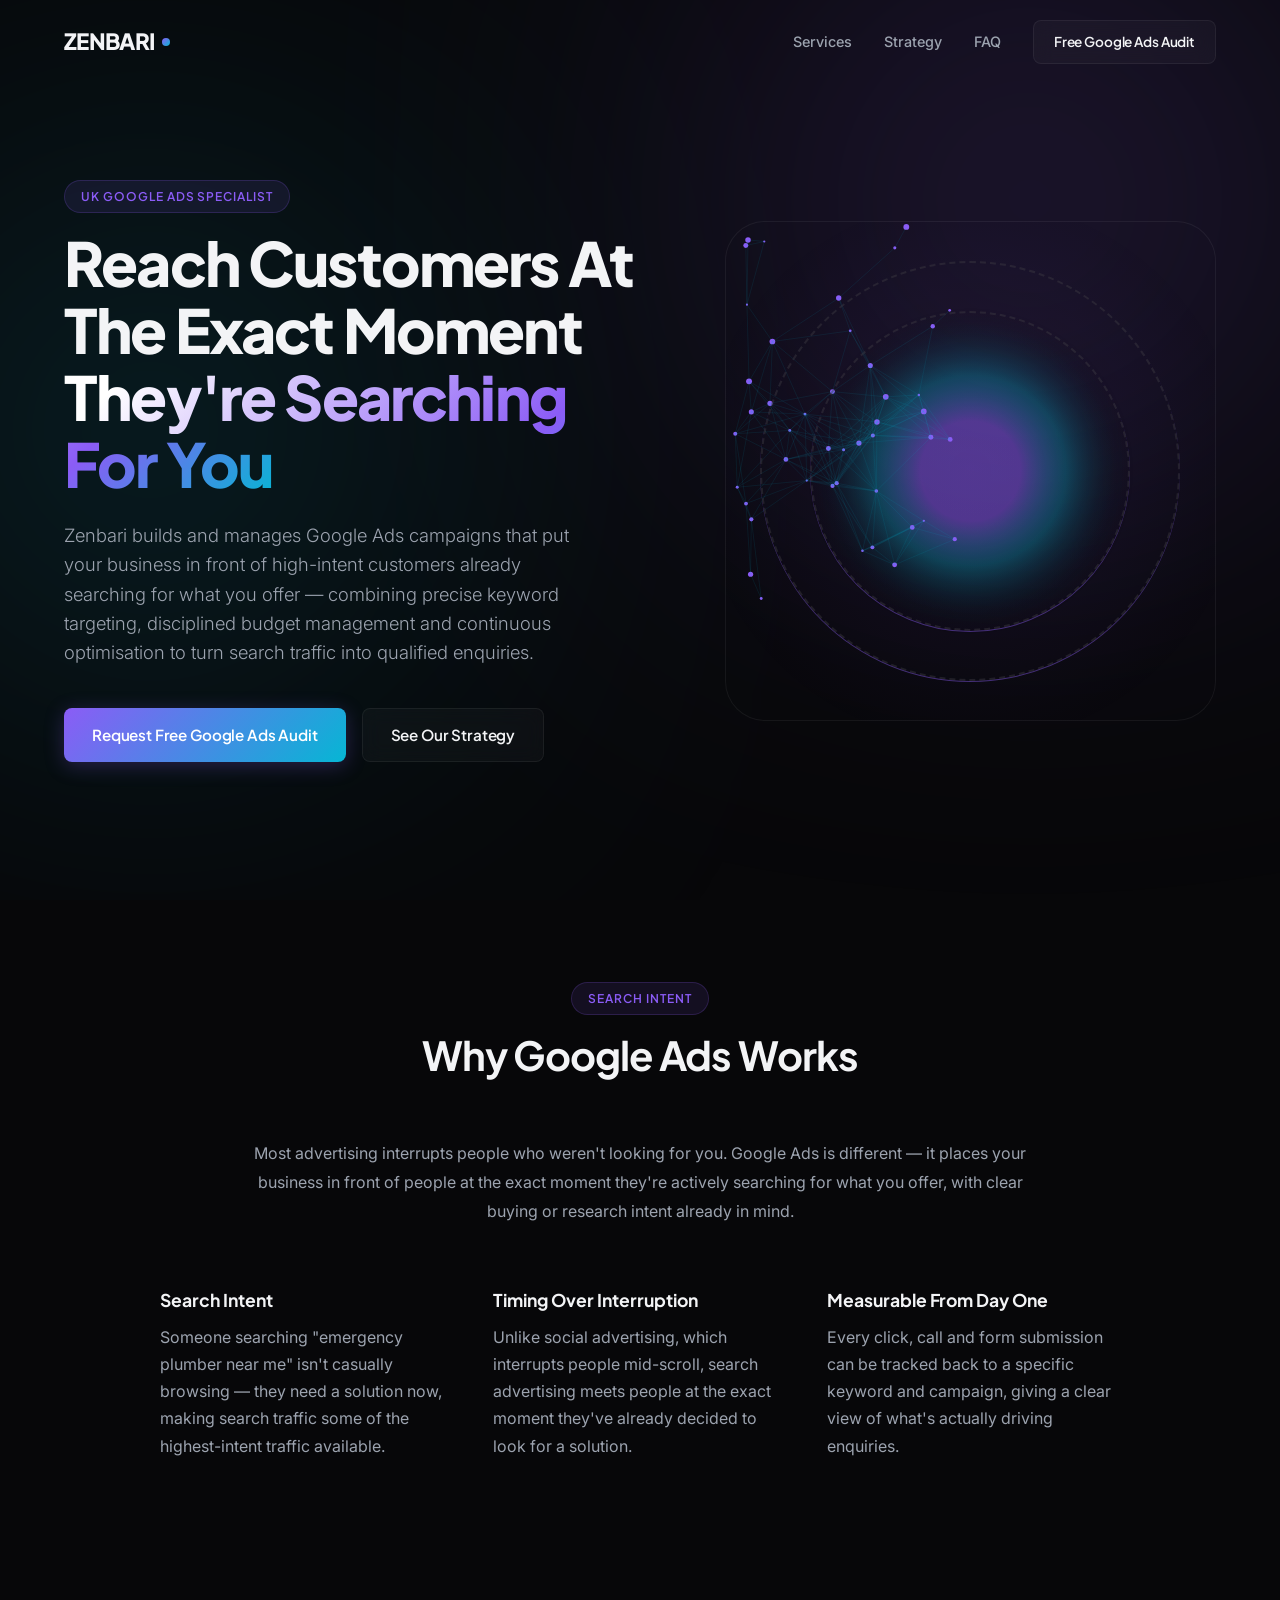
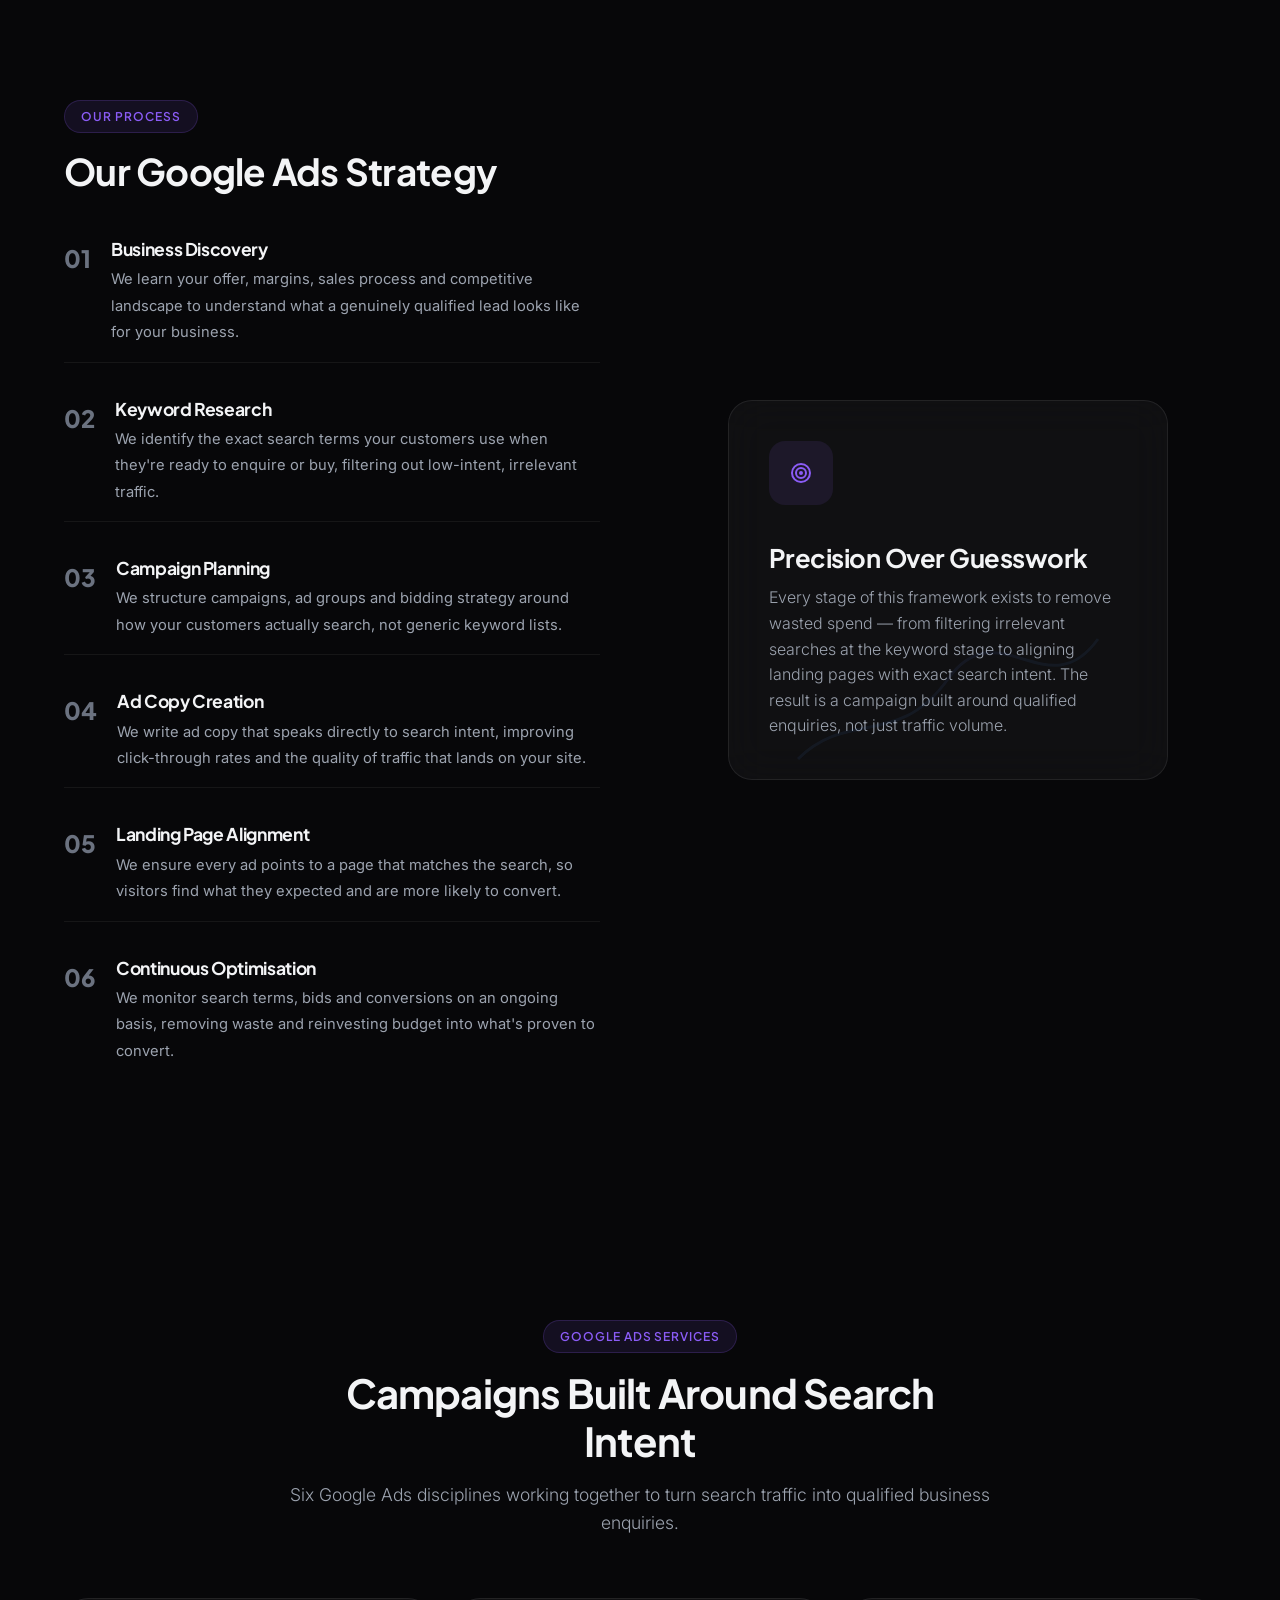
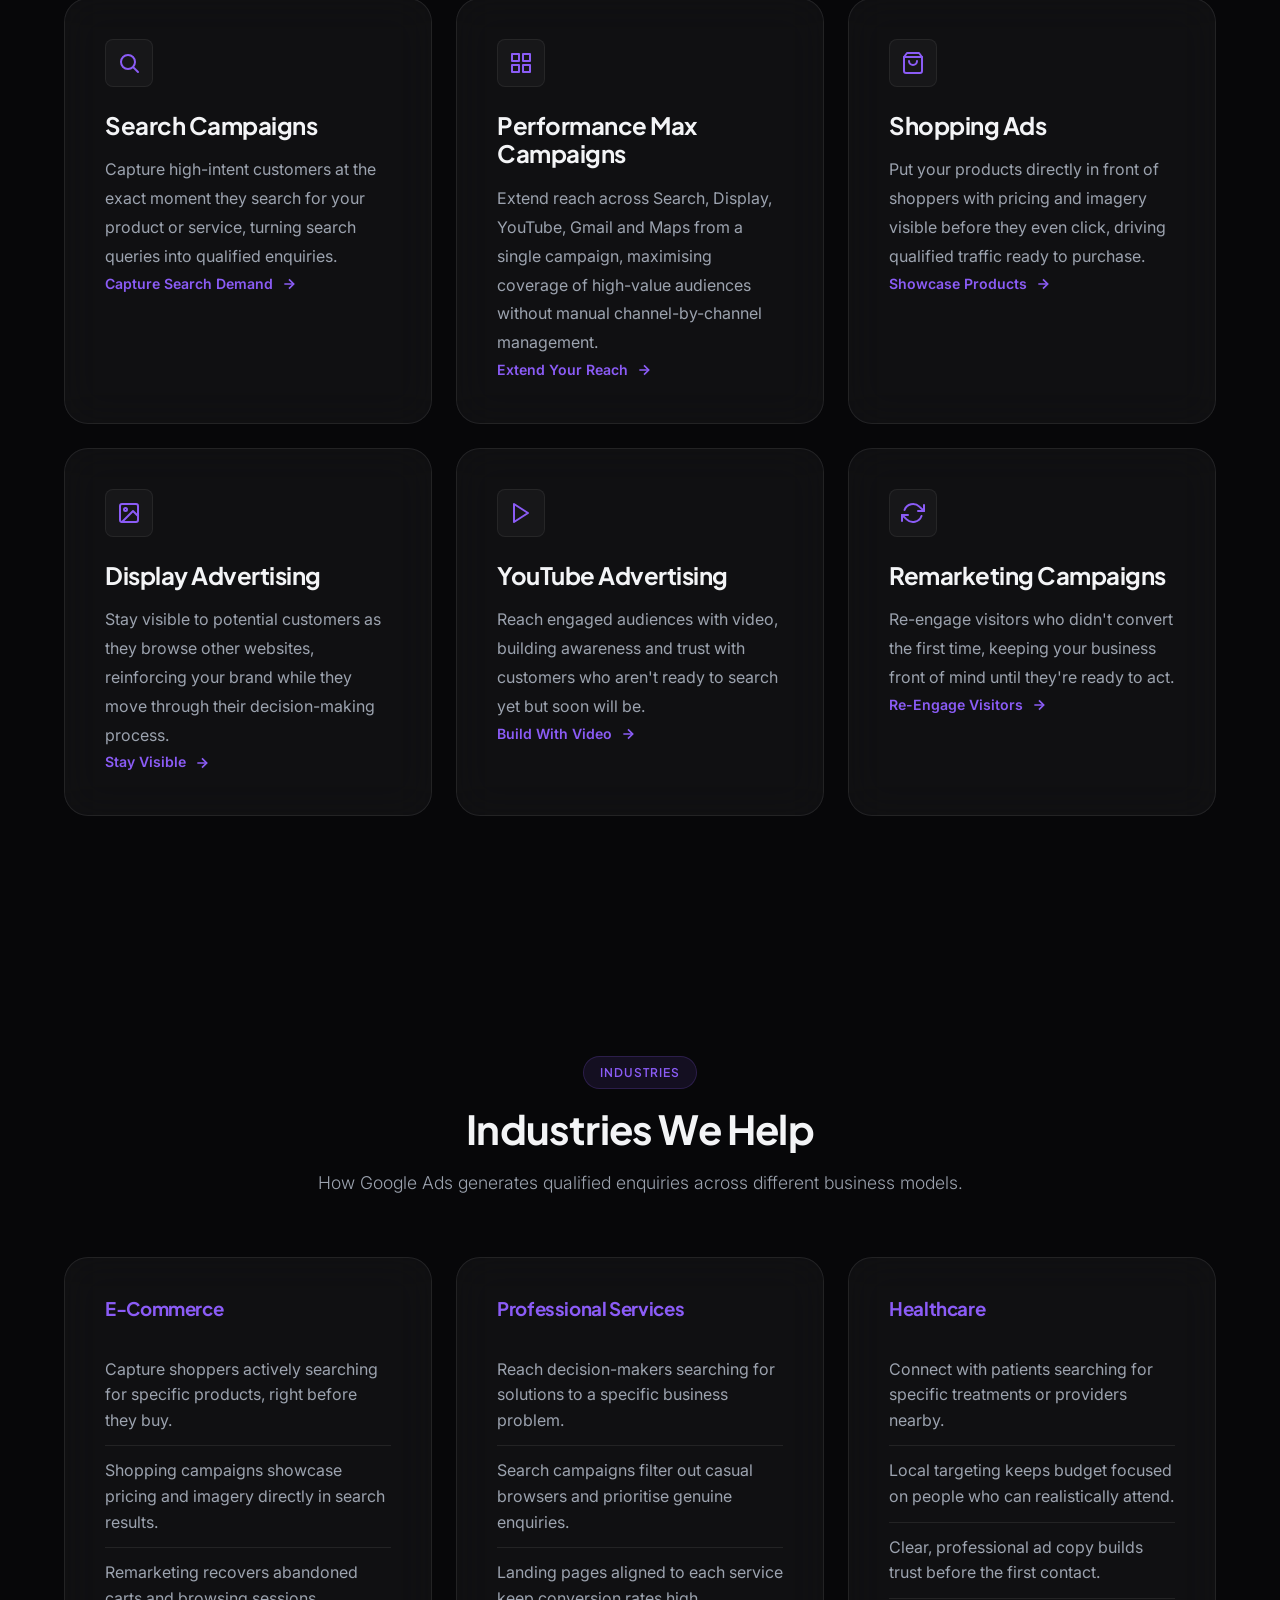
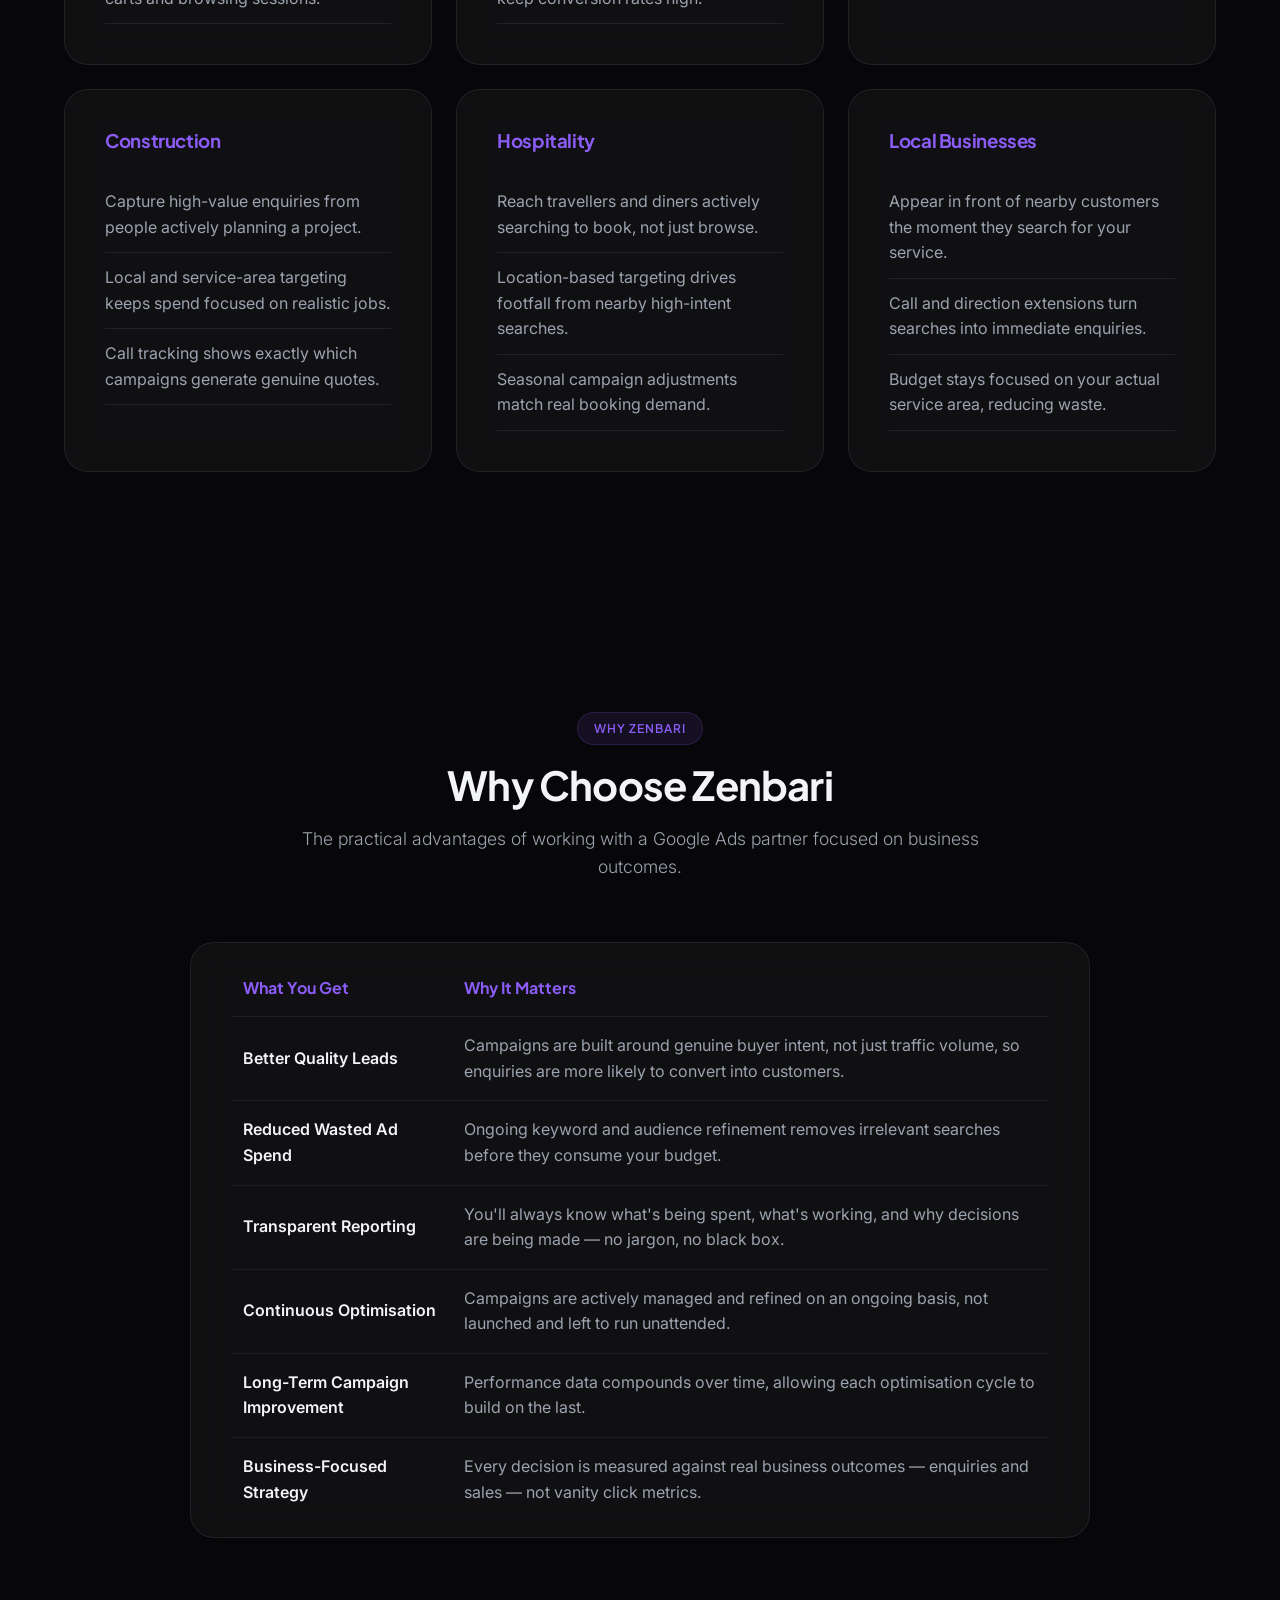
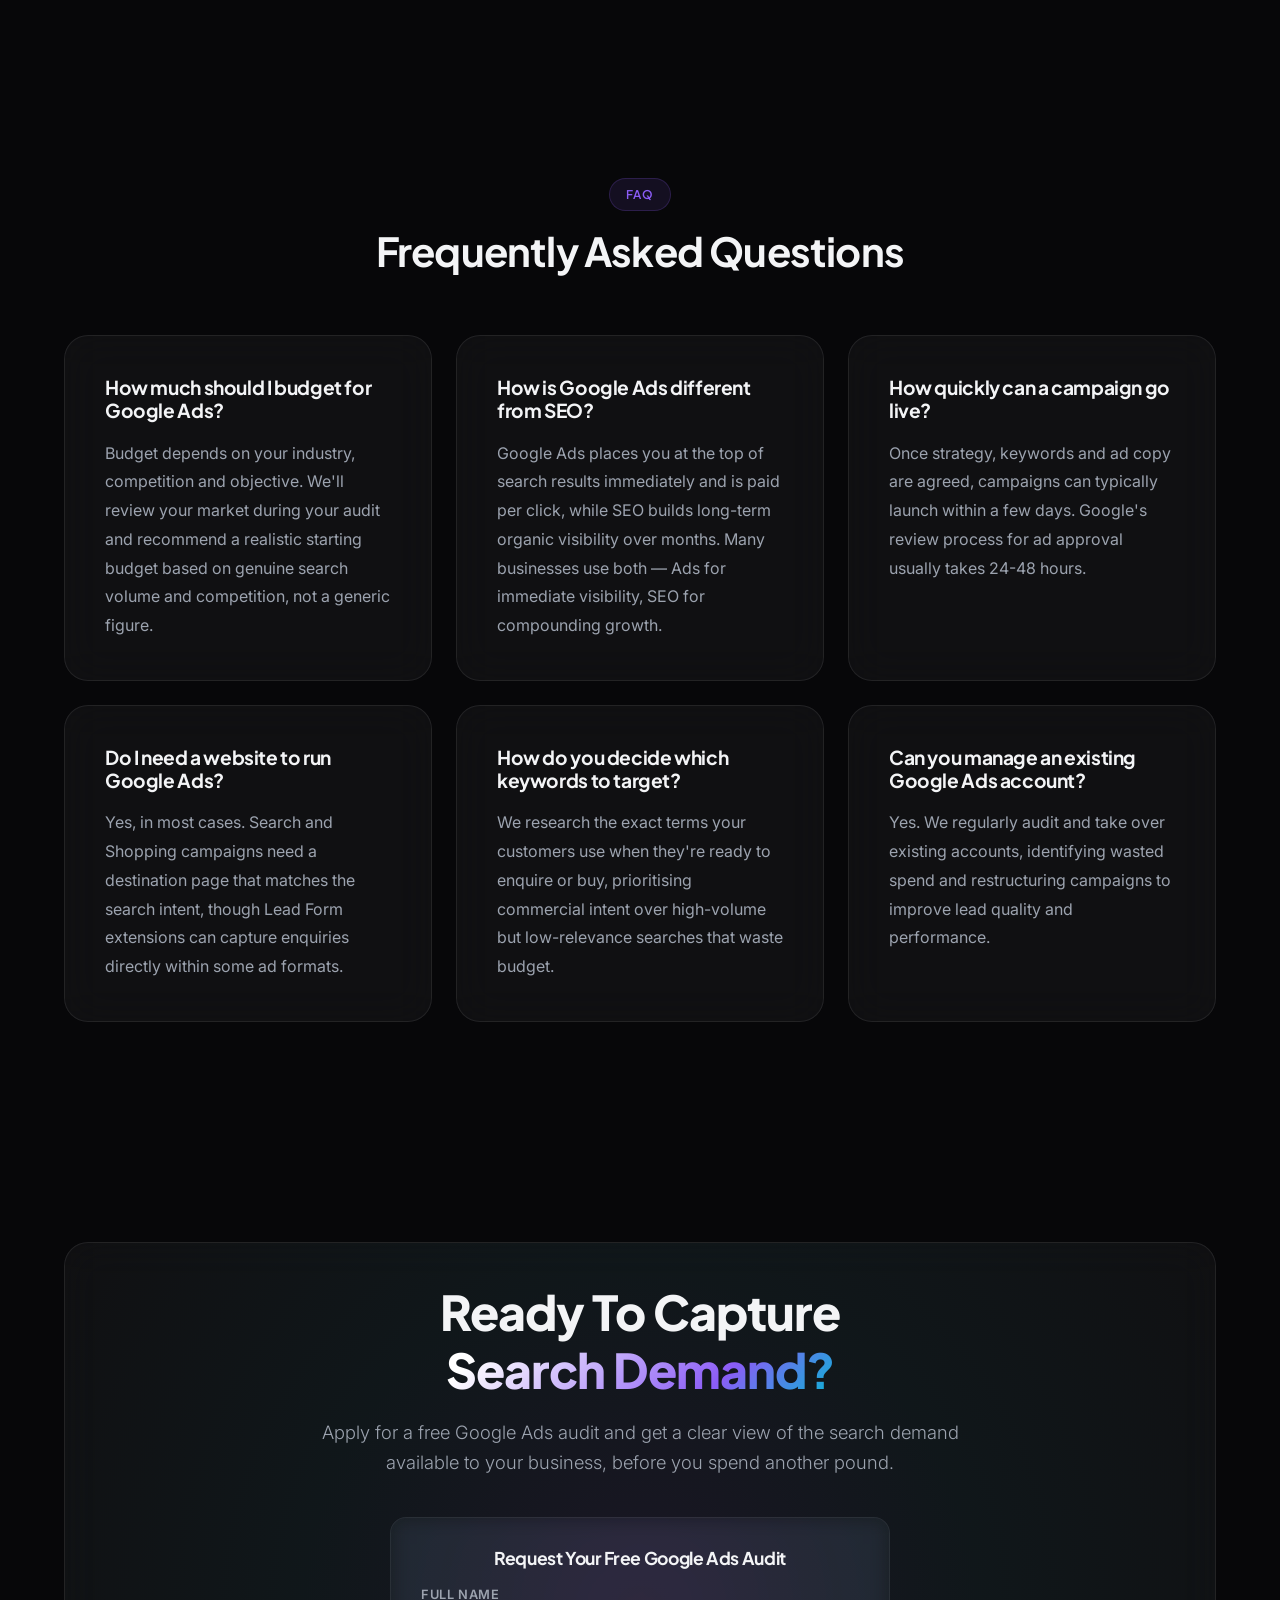
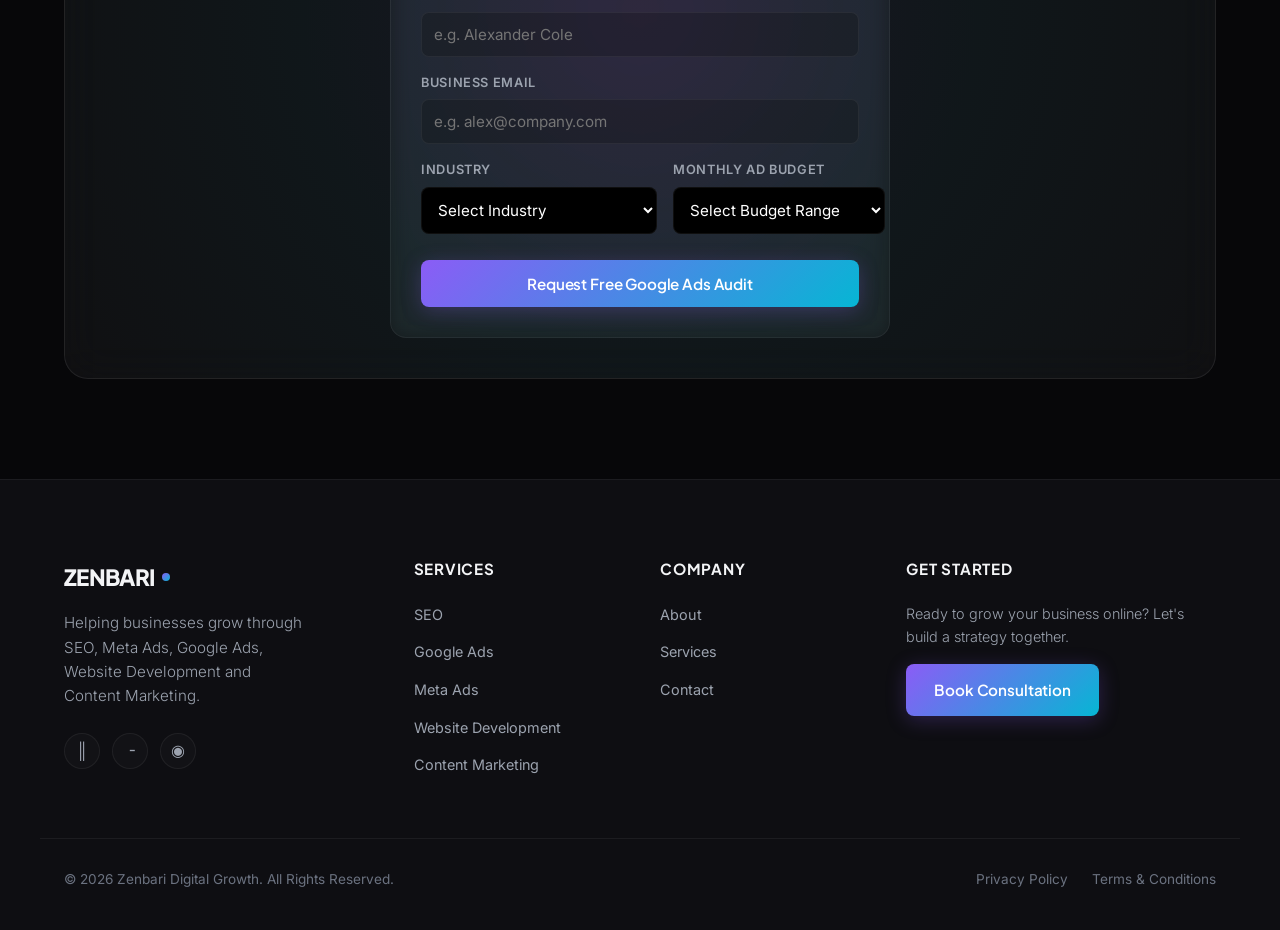
<file: google-ads.html>
<!DOCTYPE html>
<html lang="en">
<head>
  <meta charset="UTF-8">
  <meta name="viewport" content="width=device-width, initial-scale=1.0">

  <title>Google Ads Services | Zenbari Digital Growth</title>

  <meta name="description" content="Google Ads management from Zenbari Digital Growth — Search, Performance Max, Shopping, Display, YouTube and Remarketing campaigns built to capture customers already searching for your business.">

  <meta name="keywords" content="Google Ads UK, Search Campaigns, Performance Max, Shopping Ads, Display Advertising, YouTube Ads, Remarketing, PPC Agency">

  <meta property="og:title" content="Google Ads Services | Zenbari Digital Growth">
  <meta property="og:description" content="Google Ads campaigns built around search intent, precise targeting and continuous optimisation to generate qualified enquiries.">
  <meta property="og:type" content="website">
  <meta property="og:url" content="https://www.zenbari.co.uk/google-ads.html">

  <link rel="preconnect" href="https://fonts.googleapis.com">
  <link rel="preconnect" href="https://fonts.gstatic.com" crossorigin>

  <link rel="stylesheet" href="css/styles.css">
</head>

<body>

  <div class="background-canvas-container" aria-hidden="true">
    <div class="ambient-orb orb-violet"></div>
    <div class="ambient-orb orb-cyan"></div>
  </div>

  <header>
    <div class="container nav-container">

      <a href="index.html" class="logo">ZENBARI<span class="logo-dot"></span></a>

      <nav aria-label="Main Navigation">
        <ul class="nav-menu">
          <li><a href="#services" class="nav-link">Services</a></li>
          <li><a href="#strategy" class="nav-link">Strategy</a></li>
          <li><a href="#faq" class="nav-link">FAQ</a></li>
          <li><a href="#book" class="btn btn-secondary" style="padding:10px 20px;font-size:.85rem;">Free Google Ads Audit</a></li>
        </ul>
      </nav>

      <button class="burger-menu" aria-label="Open mobile navigation menu" aria-expanded="false">
        <span class="burger-bar"></span>
        <span class="burger-bar"></span>
        <span class="burger-bar"></span>
      </button>

    </div>
  </header>

  <main>

    <!-- HERO -->
    <section class="hero-section" id="hero">
      <div class="container hero-grid">

        <div class="hero-content">

          <span class="badge">UK Google Ads Specialist</span>

          <h1 class="hero-title">
            Reach Customers At The Exact Moment
            <span class="gradient-text">They're Searching For You</span>
          </h1>

          <p class="hero-description">
            Zenbari builds and manages Google Ads campaigns that put your business in front of high-intent customers already searching for what you offer — combining precise keyword targeting, disciplined budget management and continuous optimisation to turn search traffic into qualified enquiries.
          </p>

          <div class="hero-ctas">
            <a href="#book" class="btn btn-primary">Request Free Google Ads Audit</a>
            <a href="#strategy" class="btn btn-secondary">See Our Strategy</a>
          </div>

        </div>

        <div class="hero-visual-wrapper" aria-label="Interactive Google Ads visualisation">
          <div class="spline-placeholder-container">
            <div class="glow-ring ring-outer"></div>
            <div class="glow-ring ring-inner"></div>
            <canvas id="heroOrbCanvas" class="spline-canvas-fallback"></canvas>
          </div>
        </div>

      </div>
    </section>

    <!-- WHY GOOGLE ADS WORKS -->
    <section class="about-section" id="why-it-works">
      <div class="container">

        <div class="section-header">
          <span class="badge">Search Intent</span>
          <h2 class="section-title">Why Google Ads Works</h2>
        </div>

        <p style="max-width:800px;margin:0 auto 60px;text-align:center;color:var(--text-secondary);line-height:1.8;">
          Most advertising interrupts people who weren't looking for you. Google Ads is different — it places your business in front of people at the exact moment they're actively searching for what you offer, with clear buying or research intent already in mind.
        </p>

        <dl style="max-width:960px;margin:0 auto;display:grid;grid-template-columns:repeat(auto-fit,minmax(260px,1fr));gap:40px;">

          <div>
            <dt style="font-family:var(--font-headings);font-weight:700;font-size:1.1rem;color:var(--text-primary);margin-bottom:10px;">Search Intent</dt>
            <dd style="color:var(--text-secondary);line-height:1.7;margin:0;">Someone searching "emergency plumber near me" isn't casually browsing — they need a solution now, making search traffic some of the highest-intent traffic available.</dd>
          </div>

          <div>
            <dt style="font-family:var(--font-headings);font-weight:700;font-size:1.1rem;color:var(--text-primary);margin-bottom:10px;">Timing Over Interruption</dt>
            <dd style="color:var(--text-secondary);line-height:1.7;margin:0;">Unlike social advertising, which interrupts people mid-scroll, search advertising meets people at the exact moment they've already decided to look for a solution.</dd>
          </div>

          <div>
            <dt style="font-family:var(--font-headings);font-weight:700;font-size:1.1rem;color:var(--text-primary);margin-bottom:10px;">Measurable From Day One</dt>
            <dd style="color:var(--text-secondary);line-height:1.7;margin:0;">Every click, call and form submission can be tracked back to a specific keyword and campaign, giving a clear view of what's actually driving enquiries.</dd>
          </div>

        </dl>

      </div>
    </section>

    <!-- OUR GOOGLE ADS STRATEGY (journey, two-column) -->
    <section class="process-section" id="strategy">
      <div class="container process-grid">

        <div class="process-left">
          <span class="badge">Our Process</span>
          <h2 class="section-title" style="font-size:2.3rem;margin-bottom:30px;">Our Google Ads Strategy</h2>

          <ol class="process-steps-list" style="list-style:none;padding:0;">

            <li style="display:flex;gap:20px;align-items:flex-start;padding:16px 0;border-bottom:1px solid var(--border-color);">
              <span class="step-number">01</span>
              <div>
                <h3 class="service-title" style="font-size:1.1rem;margin-bottom:6px;">Business Discovery</h3>
                <p class="service-description" style="font-size:0.92rem;">We learn your offer, margins, sales process and competitive landscape to understand what a genuinely qualified lead looks like for your business.</p>
              </div>
            </li>

            <li style="display:flex;gap:20px;align-items:flex-start;padding:16px 0;border-bottom:1px solid var(--border-color);">
              <span class="step-number">02</span>
              <div>
                <h3 class="service-title" style="font-size:1.1rem;margin-bottom:6px;">Keyword Research</h3>
                <p class="service-description" style="font-size:0.92rem;">We identify the exact search terms your customers use when they're ready to enquire or buy, filtering out low-intent, irrelevant traffic.</p>
              </div>
            </li>

            <li style="display:flex;gap:20px;align-items:flex-start;padding:16px 0;border-bottom:1px solid var(--border-color);">
              <span class="step-number">03</span>
              <div>
                <h3 class="service-title" style="font-size:1.1rem;margin-bottom:6px;">Campaign Planning</h3>
                <p class="service-description" style="font-size:0.92rem;">We structure campaigns, ad groups and bidding strategy around how your customers actually search, not generic keyword lists.</p>
              </div>
            </li>

            <li style="display:flex;gap:20px;align-items:flex-start;padding:16px 0;border-bottom:1px solid var(--border-color);">
              <span class="step-number">04</span>
              <div>
                <h3 class="service-title" style="font-size:1.1rem;margin-bottom:6px;">Ad Copy Creation</h3>
                <p class="service-description" style="font-size:0.92rem;">We write ad copy that speaks directly to search intent, improving click-through rates and the quality of traffic that lands on your site.</p>
              </div>
            </li>

            <li style="display:flex;gap:20px;align-items:flex-start;padding:16px 0;border-bottom:1px solid var(--border-color);">
              <span class="step-number">05</span>
              <div>
                <h3 class="service-title" style="font-size:1.1rem;margin-bottom:6px;">Landing Page Alignment</h3>
                <p class="service-description" style="font-size:0.92rem;">We ensure every ad points to a page that matches the search, so visitors find what they expected and are more likely to convert.</p>
              </div>
            </li>

            <li style="display:flex;gap:20px;align-items:flex-start;padding:16px 0;">
              <span class="step-number">06</span>
              <div>
                <h3 class="service-title" style="font-size:1.1rem;margin-bottom:6px;">Continuous Optimisation</h3>
                <p class="service-description" style="font-size:0.92rem;">We monitor search terms, bids and conversions on an ongoing basis, removing waste and reinvesting budget into what's proven to convert.</p>
              </div>
            </li>

          </ol>
        </div>

        <div class="process-right">
          <div class="glass-card process-visual-card">
            <div class="process-visual-icon">
              <svg width="24" height="24" viewBox="0 0 24 24" fill="none" stroke="currentColor" stroke-width="2" stroke-linecap="round" stroke-linejoin="round" aria-hidden="true">
                <circle cx="12" cy="12" r="9"></circle>
                <circle cx="12" cy="12" r="5"></circle>
                <circle cx="12" cy="12" r="1"></circle>
              </svg>
            </div>
            <div class="process-visual-content">
              <h4 style="font-family: var(--font-headings); font-weight: 700;">Precision Over Guesswork</h4>
              <p style="margin-top: 10px;">Every stage of this framework exists to remove wasted spend — from filtering irrelevant searches at the keyword stage to aligning landing pages with exact search intent. The result is a campaign built around qualified enquiries, not just traffic volume.</p>
            </div>
            <div class="process-visual-art" aria-hidden="true">
              <svg width="100%" height="100%" viewBox="0 0 300 150" fill="none">
                <path d="M 0 130 C 50 80, 100 120, 150 50 C 200 -20, 250 80, 300 10" stroke="url(#google-ads-grad)" stroke-width="3" fill="none" opacity="0.3"/>
                <defs>
                  <linearGradient id="google-ads-grad" x1="0%" y1="0%" x2="100%" y2="100%">
                    <stop offset="0%" stop-color="#8b5cf6"/>
                    <stop offset="100%" stop-color="#06b6d4"/>
                  </linearGradient>
                </defs>
              </svg>
            </div>
          </div>
        </div>

      </div>
    </section>

    <!-- GOOGLE ADS SERVICES -->
    <section class="services-section" id="services">
      <div class="container">

        <div class="section-header">
          <span class="badge">Google Ads Services</span>
          <h2 class="section-title">Campaigns Built Around Search Intent</h2>
          <p class="section-subtitle">
            Six Google Ads disciplines working together to turn search traffic into qualified business enquiries.
          </p>
        </div>

        <div class="services-grid">

          <div class="glass-card service-card">
            <div class="service-icon-wrapper">
              <svg width="24" height="24" viewBox="0 0 24 24" fill="none" stroke="currentColor" stroke-width="2" stroke-linecap="round" stroke-linejoin="round" aria-hidden="true">
                <circle cx="11" cy="11" r="7"></circle>
                <line x1="21" y1="21" x2="16.65" y2="16.65"></line>
              </svg>
            </div>
            <h3 class="service-title">Search Campaigns</h3>
            <p class="service-description">
              Capture high-intent customers at the exact moment they search for your product or service, turning search queries into qualified enquiries.
            </p>
            <a href="#book" class="service-cta">Capture Search Demand <svg width="16" height="16" viewBox="0 0 24 24" fill="none" stroke="currentColor" stroke-width="2.5" aria-hidden="true"><line x1="5" y1="12" x2="19" y2="12"></line><polyline points="12 5 19 12 12 19"></polyline></svg></a>
          </div>

          <div class="glass-card service-card">
            <div class="service-icon-wrapper">
              <svg width="24" height="24" viewBox="0 0 24 24" fill="none" stroke="currentColor" stroke-width="2" stroke-linecap="round" stroke-linejoin="round" aria-hidden="true">
                <rect x="3" y="3" width="7" height="7"/>
                <rect x="14" y="3" width="7" height="7"/>
                <rect x="14" y="14" width="7" height="7"/>
                <rect x="3" y="14" width="7" height="7"/>
              </svg>
            </div>
            <h3 class="service-title">Performance Max Campaigns</h3>
            <p class="service-description">
              Extend reach across Search, Display, YouTube, Gmail and Maps from a single campaign, maximising coverage of high-value audiences without manual channel-by-channel management.
            </p>
            <a href="#book" class="service-cta">Extend Your Reach <svg width="16" height="16" viewBox="0 0 24 24" fill="none" stroke="currentColor" stroke-width="2.5" aria-hidden="true"><line x1="5" y1="12" x2="19" y2="12"></line><polyline points="12 5 19 12 12 19"></polyline></svg></a>
          </div>

          <div class="glass-card service-card">
            <div class="service-icon-wrapper">
              <svg width="24" height="24" viewBox="0 0 24 24" fill="none" stroke="currentColor" stroke-width="2" stroke-linecap="round" stroke-linejoin="round" aria-hidden="true">
                <path d="M6 2L3 6v14a2 2 0 002 2h14a2 2 0 002-2V6l-3-4z"/>
                <path d="M3 6h18"/>
                <path d="M16 10a4 4 0 01-8 0"/>
              </svg>
            </div>
            <h3 class="service-title">Shopping Ads</h3>
            <p class="service-description">
              Put your products directly in front of shoppers with pricing and imagery visible before they even click, driving qualified traffic ready to purchase.
            </p>
            <a href="#book" class="service-cta">Showcase Products <svg width="16" height="16" viewBox="0 0 24 24" fill="none" stroke="currentColor" stroke-width="2.5" aria-hidden="true"><line x1="5" y1="12" x2="19" y2="12"></line><polyline points="12 5 19 12 12 19"></polyline></svg></a>
          </div>

          <div class="glass-card service-card">
            <div class="service-icon-wrapper">
              <svg width="24" height="24" viewBox="0 0 24 24" fill="none" stroke="currentColor" stroke-width="2" stroke-linecap="round" stroke-linejoin="round" aria-hidden="true">
                <rect x="3" y="3" width="18" height="18" rx="2"/>
                <circle cx="8.5" cy="8.5" r="1.5"/>
                <path d="M21 15l-5-5L5 21"/>
              </svg>
            </div>
            <h3 class="service-title">Display Advertising</h3>
            <p class="service-description">
              Stay visible to potential customers as they browse other websites, reinforcing your brand while they move through their decision-making process.
            </p>
            <a href="#book" class="service-cta">Stay Visible <svg width="16" height="16" viewBox="0 0 24 24" fill="none" stroke="currentColor" stroke-width="2.5" aria-hidden="true"><line x1="5" y1="12" x2="19" y2="12"></line><polyline points="12 5 19 12 12 19"></polyline></svg></a>
          </div>

          <div class="glass-card service-card">
            <div class="service-icon-wrapper">
              <svg width="24" height="24" viewBox="0 0 24 24" fill="none" stroke="currentColor" stroke-width="2" stroke-linecap="round" stroke-linejoin="round" aria-hidden="true">
                <polygon points="5 3 19 12 5 21 5 3"/>
              </svg>
            </div>
            <h3 class="service-title">YouTube Advertising</h3>
            <p class="service-description">
              Reach engaged audiences with video, building awareness and trust with customers who aren't ready to search yet but soon will be.
            </p>
            <a href="#book" class="service-cta">Build With Video <svg width="16" height="16" viewBox="0 0 24 24" fill="none" stroke="currentColor" stroke-width="2.5" aria-hidden="true"><line x1="5" y1="12" x2="19" y2="12"></line><polyline points="12 5 19 12 12 19"></polyline></svg></a>
          </div>

          <div class="glass-card service-card">
            <div class="service-icon-wrapper">
              <svg width="24" height="24" viewBox="0 0 24 24" fill="none" stroke="currentColor" stroke-width="2" stroke-linecap="round" stroke-linejoin="round" aria-hidden="true">
                <path d="M23 4v6h-6"/>
                <path d="M1 20v-6h6"/>
                <path d="M3.51 9a9 9 0 0114.85-3.36L23 10M1 14l4.64 4.36A9 9 0 0020.49 15"/>
              </svg>
            </div>
            <h3 class="service-title">Remarketing Campaigns</h3>
            <p class="service-description">
              Re-engage visitors who didn't convert the first time, keeping your business front of mind until they're ready to act.
            </p>
            <a href="#book" class="service-cta">Re-Engage Visitors <svg width="16" height="16" viewBox="0 0 24 24" fill="none" stroke="currentColor" stroke-width="2.5" aria-hidden="true"><line x1="5" y1="12" x2="19" y2="12"></line><polyline points="12 5 19 12 12 19"></polyline></svg></a>
          </div>

        </div>

      </div>
    </section>

    <!-- INDUSTRIES WE HELP -->
    <section class="case-study-section" id="industries">
      <div class="container">

        <div class="section-header">
          <span class="badge">Industries</span>
          <h2 class="section-title">Industries We Help</h2>
          <p class="section-subtitle">
            How Google Ads generates qualified enquiries across different business models.
          </p>
        </div>

        <div class="case-study-grid">

          <div class="glass-card">
            <h3>E-Commerce</h3>
            <ul>
              <li>Capture shoppers actively searching for specific products, right before they buy.</li>
              <li>Shopping campaigns showcase pricing and imagery directly in search results.</li>
              <li>Remarketing recovers abandoned carts and browsing sessions.</li>
            </ul>
          </div>

          <div class="glass-card">
            <h3>Professional Services</h3>
            <ul>
              <li>Reach decision-makers searching for solutions to a specific business problem.</li>
              <li>Search campaigns filter out casual browsers and prioritise genuine enquiries.</li>
              <li>Landing pages aligned to each service keep conversion rates high.</li>
            </ul>
          </div>

          <div class="glass-card">
            <h3>Healthcare</h3>
            <ul>
              <li>Connect with patients searching for specific treatments or providers nearby.</li>
              <li>Local targeting keeps budget focused on people who can realistically attend.</li>
              <li>Clear, professional ad copy builds trust before the first contact.</li>
            </ul>
          </div>

          <div class="glass-card">
            <h3>Construction</h3>
            <ul>
              <li>Capture high-value enquiries from people actively planning a project.</li>
              <li>Local and service-area targeting keeps spend focused on realistic jobs.</li>
              <li>Call tracking shows exactly which campaigns generate genuine quotes.</li>
            </ul>
          </div>

          <div class="glass-card">
            <h3>Hospitality</h3>
            <ul>
              <li>Reach travellers and diners actively searching to book, not just browse.</li>
              <li>Location-based targeting drives footfall from nearby high-intent searches.</li>
              <li>Seasonal campaign adjustments match real booking demand.</li>
            </ul>
          </div>

          <div class="glass-card">
            <h3>Local Businesses</h3>
            <ul>
              <li>Appear in front of nearby customers the moment they search for your service.</li>
              <li>Call and direction extensions turn searches into immediate enquiries.</li>
              <li>Budget stays focused on your actual service area, reducing waste.</li>
            </ul>
          </div>

        </div>

      </div>
    </section>

    <!-- WHY CHOOSE ZENBARI (comparison table) -->
    <section class="about-section" id="why">
      <div class="container">

        <div class="section-header">
          <span class="badge">Why Zenbari</span>
          <h2 class="section-title" id="why-heading">Why Choose Zenbari</h2>
          <p class="section-subtitle">
            The practical advantages of working with a Google Ads partner focused on business outcomes.
          </p>
        </div>

        <div class="glass-card" style="max-width:900px;margin:0 auto;padding:16px 40px;">
          <div style="overflow-x:auto;">
            <table aria-labelledby="why-heading" style="width:100%;border-collapse:collapse;">
              <thead>
                <tr>
                  <th scope="col" style="text-align:left;padding:16px 12px;font-family:var(--font-headings);color:var(--accent-primary);border-bottom:1px solid var(--border-color);">What You Get</th>
                  <th scope="col" style="text-align:left;padding:16px 12px;font-family:var(--font-headings);color:var(--accent-primary);border-bottom:1px solid var(--border-color);">Why It Matters</th>
                </tr>
              </thead>
              <tbody>
                <tr>
                  <td style="padding:16px 12px;font-weight:600;color:var(--text-primary);border-bottom:1px solid var(--border-color);">Better Quality Leads</td>
                  <td style="padding:16px 12px;color:var(--text-secondary);border-bottom:1px solid var(--border-color);">Campaigns are built around genuine buyer intent, not just traffic volume, so enquiries are more likely to convert into customers.</td>
                </tr>
                <tr>
                  <td style="padding:16px 12px;font-weight:600;color:var(--text-primary);border-bottom:1px solid var(--border-color);">Reduced Wasted Ad Spend</td>
                  <td style="padding:16px 12px;color:var(--text-secondary);border-bottom:1px solid var(--border-color);">Ongoing keyword and audience refinement removes irrelevant searches before they consume your budget.</td>
                </tr>
                <tr>
                  <td style="padding:16px 12px;font-weight:600;color:var(--text-primary);border-bottom:1px solid var(--border-color);">Transparent Reporting</td>
                  <td style="padding:16px 12px;color:var(--text-secondary);border-bottom:1px solid var(--border-color);">You'll always know what's being spent, what's working, and why decisions are being made — no jargon, no black box.</td>
                </tr>
                <tr>
                  <td style="padding:16px 12px;font-weight:600;color:var(--text-primary);border-bottom:1px solid var(--border-color);">Continuous Optimisation</td>
                  <td style="padding:16px 12px;color:var(--text-secondary);border-bottom:1px solid var(--border-color);">Campaigns are actively managed and refined on an ongoing basis, not launched and left to run unattended.</td>
                </tr>
                <tr>
                  <td style="padding:16px 12px;font-weight:600;color:var(--text-primary);border-bottom:1px solid var(--border-color);">Long-Term Campaign Improvement</td>
                  <td style="padding:16px 12px;color:var(--text-secondary);border-bottom:1px solid var(--border-color);">Performance data compounds over time, allowing each optimisation cycle to build on the last.</td>
                </tr>
                <tr>
                  <td style="padding:16px 12px;font-weight:600;color:var(--text-primary);">Business-Focused Strategy</td>
                  <td style="padding:16px 12px;color:var(--text-secondary);">Every decision is measured against real business outcomes — enquiries and sales — not vanity click metrics.</td>
                </tr>
              </tbody>
            </table>
          </div>
        </div>

      </div>
    </section>

    <!-- FAQ -->
    <section class="faq-section" id="faq">
      <div class="container">

        <div class="section-header">
          <span class="badge">FAQ</span>
          <h2 class="section-title">Frequently Asked Questions</h2>
        </div>

        <div class="faq-grid">

          <div class="glass-card faq-item">
            <h3>How much should I budget for Google Ads?</h3>
            <p>Budget depends on your industry, competition and objective. We'll review your market during your audit and recommend a realistic starting budget based on genuine search volume and competition, not a generic figure.</p>
          </div>

          <div class="glass-card faq-item">
            <h3>How is Google Ads different from SEO?</h3>
            <p>Google Ads places you at the top of search results immediately and is paid per click, while SEO builds long-term organic visibility over months. Many businesses use both — Ads for immediate visibility, SEO for compounding growth.</p>
          </div>

          <div class="glass-card faq-item">
            <h3>How quickly can a campaign go live?</h3>
            <p>Once strategy, keywords and ad copy are agreed, campaigns can typically launch within a few days. Google's review process for ad approval usually takes 24-48 hours.</p>
          </div>

          <div class="glass-card faq-item">
            <h3>Do I need a website to run Google Ads?</h3>
            <p>Yes, in most cases. Search and Shopping campaigns need a destination page that matches the search intent, though Lead Form extensions can capture enquiries directly within some ad formats.</p>
          </div>

          <div class="glass-card faq-item">
            <h3>How do you decide which keywords to target?</h3>
            <p>We research the exact terms your customers use when they're ready to enquire or buy, prioritising commercial intent over high-volume but low-relevance searches that waste budget.</p>
          </div>

          <div class="glass-card faq-item">
            <h3>Can you manage an existing Google Ads account?</h3>
            <p>Yes. We regularly audit and take over existing accounts, identifying wasted spend and restructuring campaigns to improve lead quality and performance.</p>
          </div>

        </div>

      </div>
    </section>

    <!-- CTA + ENQUIRY FORM -->
    <section class="cta-section" id="book">
      <div class="container">
        <div class="glass-card cta-banner-card">
          <div class="cta-banner-content">
            <h2 class="cta-title">Ready To Capture <br><span class="gradient-text">Search Demand?</span></h2>
            <p class="cta-description">
              Apply for a free Google Ads audit and get a clear view of the search demand available to your business, before you spend another pound.
            </p>

            <div class="scheduler-widget">
              <h3 class="widget-title">Request Your Free Google Ads Audit</h3>

              <form class="scheduler-form" id="bookingForm">
                <div class="form-group">
                  <label for="bookingName">Full Name</label>
                  <input type="text" id="bookingName" class="form-input" placeholder="e.g. Alexander Cole" required>
                </div>

                <div class="form-group">
                  <label for="bookingEmail">Business Email</label>
                  <input type="email" id="bookingEmail" class="form-input" placeholder="e.g. alex@company.com" required>
                </div>

                <div class="form-row">
                  <div class="form-group">
                    <label for="bookingIndustry">Industry</label>
                    <select id="bookingIndustry" class="form-input" style="background: #000; cursor: pointer;" required>
                      <option value="" disabled selected>Select Industry</option>
                      <option value="ecommerce">E-Commerce Brand</option>
                      <option value="saas">SaaS / Tech Startup</option>
                      <option value="b2b">B2B Professional Services</option>
                      <option value="personal-brand">Personal Brand</option>
                    </select>
                  </div>

                  <div class="form-group">
                    <label for="bookingBudget">Monthly Ad Budget</label>
                    <select id="bookingBudget" class="form-input" style="background: #000; cursor: pointer;" required>
                      <option value="" disabled selected>Select Budget Range</option>
                      <option value="sub-1k">Under $1,000 / mo</option>
                      <option value="mid-scale">$1,000 - $5,000 / mo</option>
                      <option value="high-scale">$5,000 - $20,000 / mo</option>
                      <option value="enterprise">$20,000+ / mo</option>
                    </select>
                  </div>
                </div>

                <button type="submit" class="btn btn-primary form-submit-btn">Request Free Google Ads Audit</button>
              </form>

              <div class="success-overlay">
                <div class="success-icon">&#10004;</div>
                <h4>Audit Requested!</h4>
                <p>We're reviewing your business details. One of our senior Google Ads strategists will email you within 24 hours with your audit findings.</p>
              </div>
            </div>

          </div>
        </div>
      </div>
    </section>

  </main>

  <footer>
    <div class="container footer-grid">
      <div class="footer-brand">
        <a href="index.html" class="logo">ZENBARI<span class="logo-dot"></span></a>
        <p>Helping businesses grow through SEO, Meta Ads, Google Ads, Website Development and Content Marketing.</p>
        <div class="social-links">
          <a href="https://linkedin.com" class="social-btn" aria-label="Zenbari Growth LinkedIn" target="_blank">&#9553;</a>
          <a href="https://twitter.com" class="social-btn" aria-label="Zenbari Growth Twitter" target="_blank">&#9590;</a>
          <a href="https://instagram.com" class="social-btn" aria-label="Zenbari Growth Instagram" target="_blank">&#9673;</a>
        </div>
      </div>

      <div class="footer-col">
        <h5>Services</h5>
        <ul class="footer-links">
          <li><a href="seo-services.html">SEO</a></li>
          <li><a href="google-ads.html">Google Ads</a></li>
          <li><a href="meta-ads.html">Meta Ads</a></li>
          <li><a href="website-development.html">Website Development</a></li>
          <li><a href="content-marketing.html">Content Marketing</a></li>
        </ul>
      </div>

      <div class="footer-col">
        <h5>Company</h5>
        <ul class="footer-links">
          <li><a href="index.html#about">About</a></li>
          <li><a href="index.html#services">Services</a></li>
          <li><a href="index.html#contact">Contact</a></li>
        </ul>
      </div>

      <div class="footer-col newsletter-box">
        <h5>Get Started</h5>
        <p>Ready to grow your business online? Let's build a strategy together.</p>
        <a href="#book" class="btn btn-primary">Book Consultation</a>
      </div>
    </div>

    <div class="container footer-bottom">
      <div>&copy; 2026 Zenbari Digital Growth. All Rights Reserved.</div>
      <div class="footer-legal">
        <a href="#">Privacy Policy</a>
        <a href="#">Terms & Conditions</a>
      </div>
    </div>
  </footer>

  <script src="js/app.js"></script>
</body>
</html>
</file>
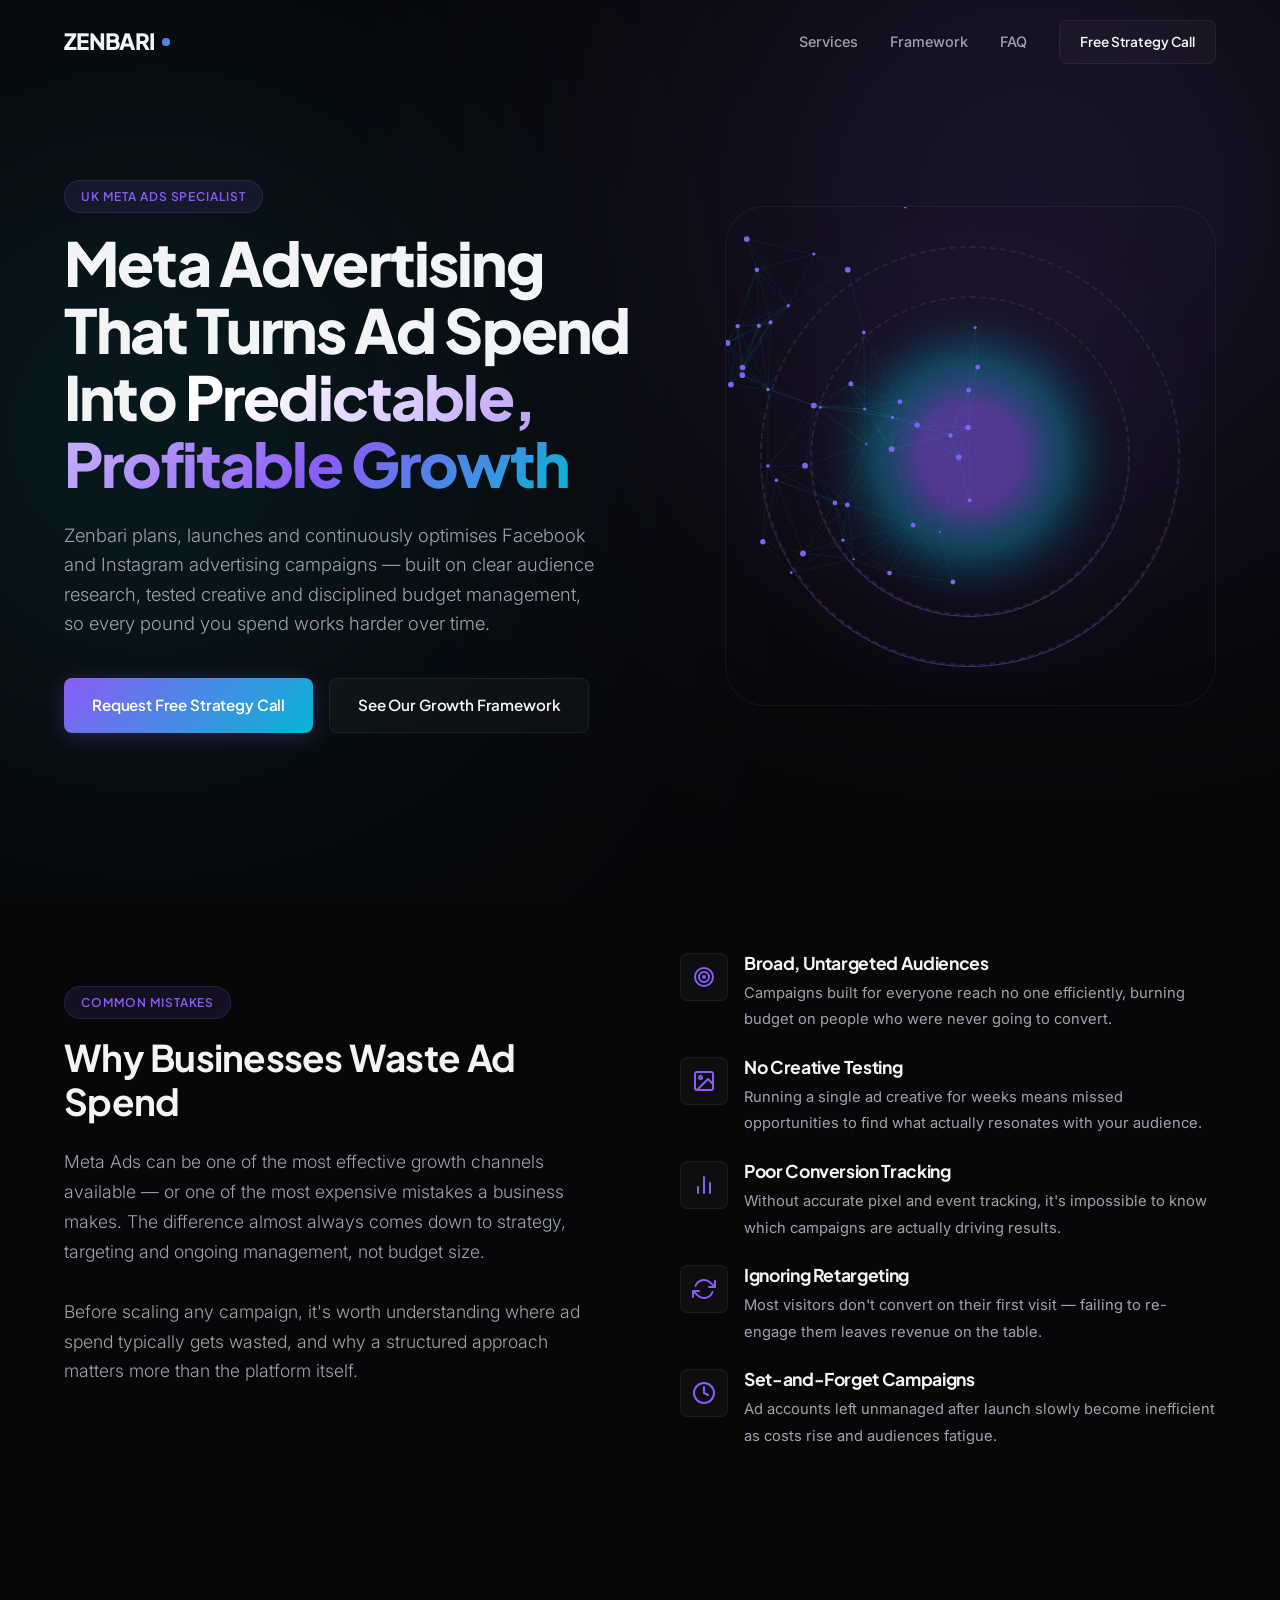
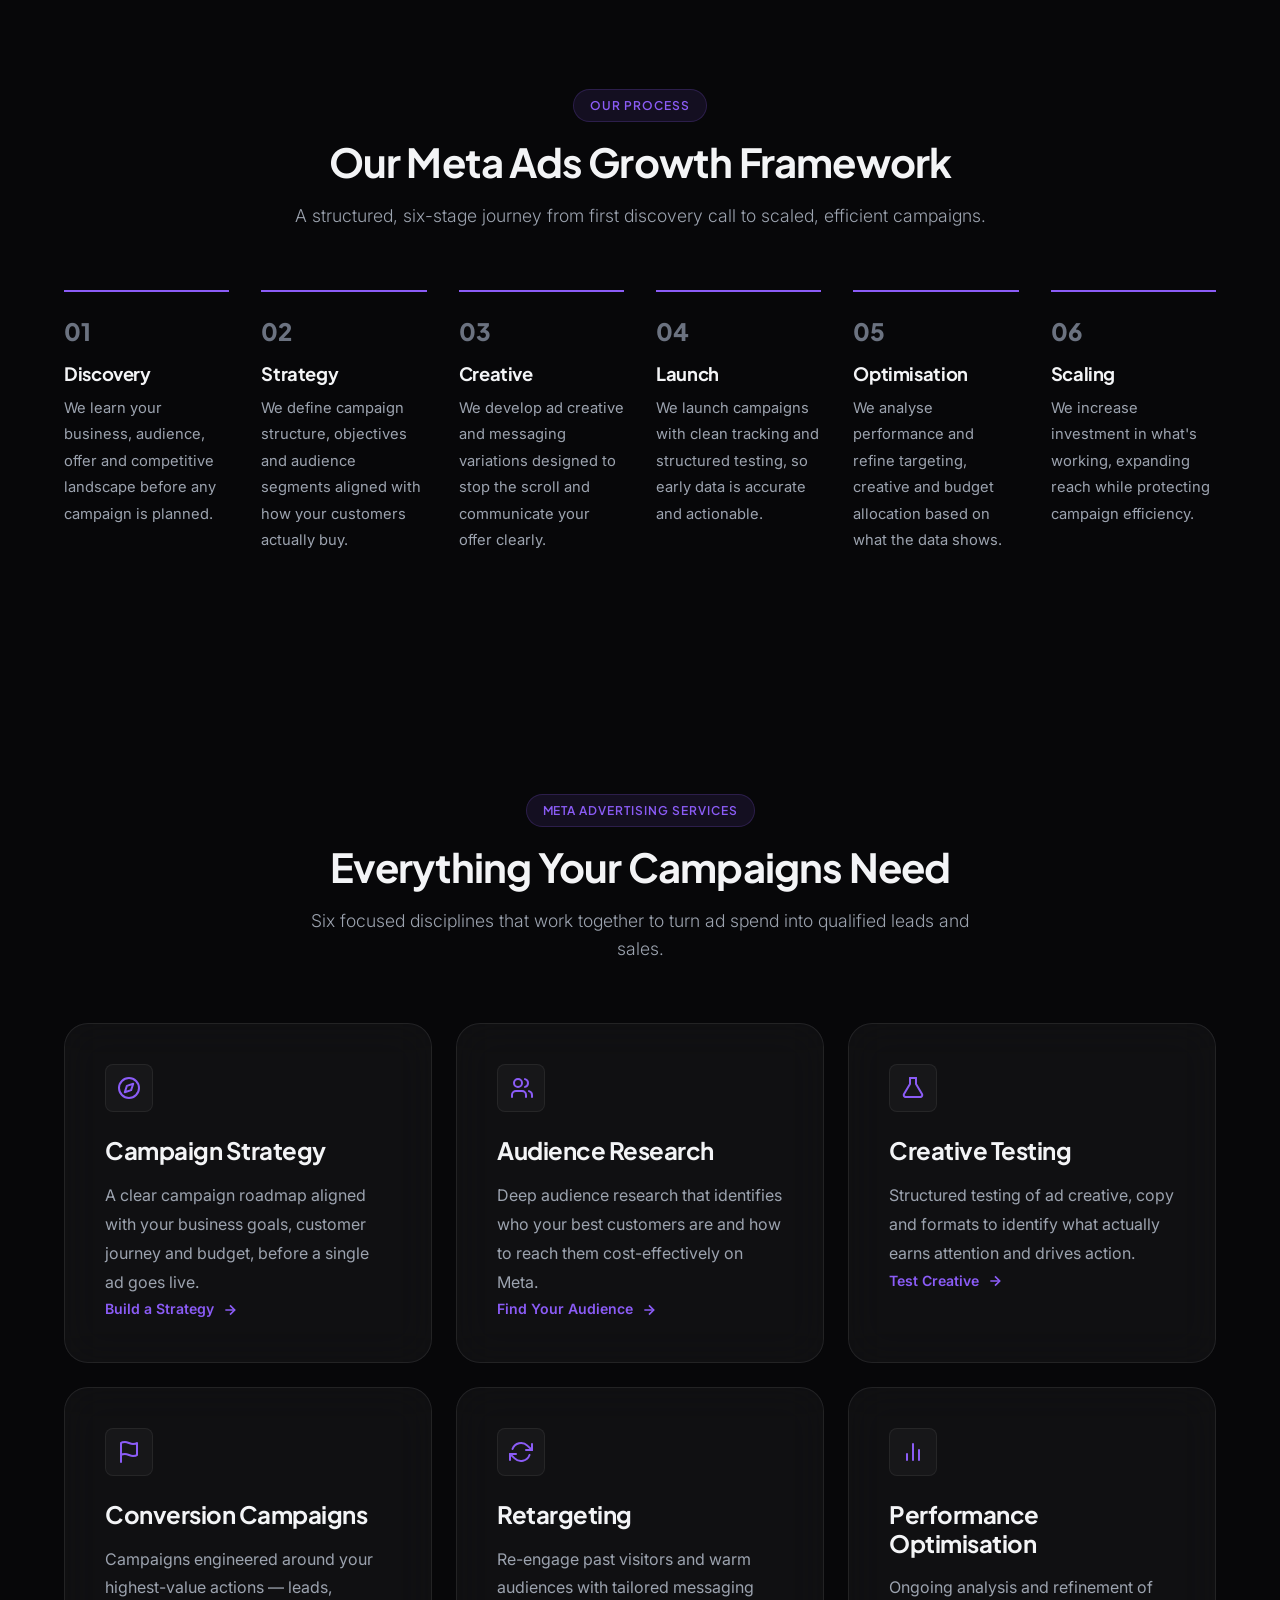
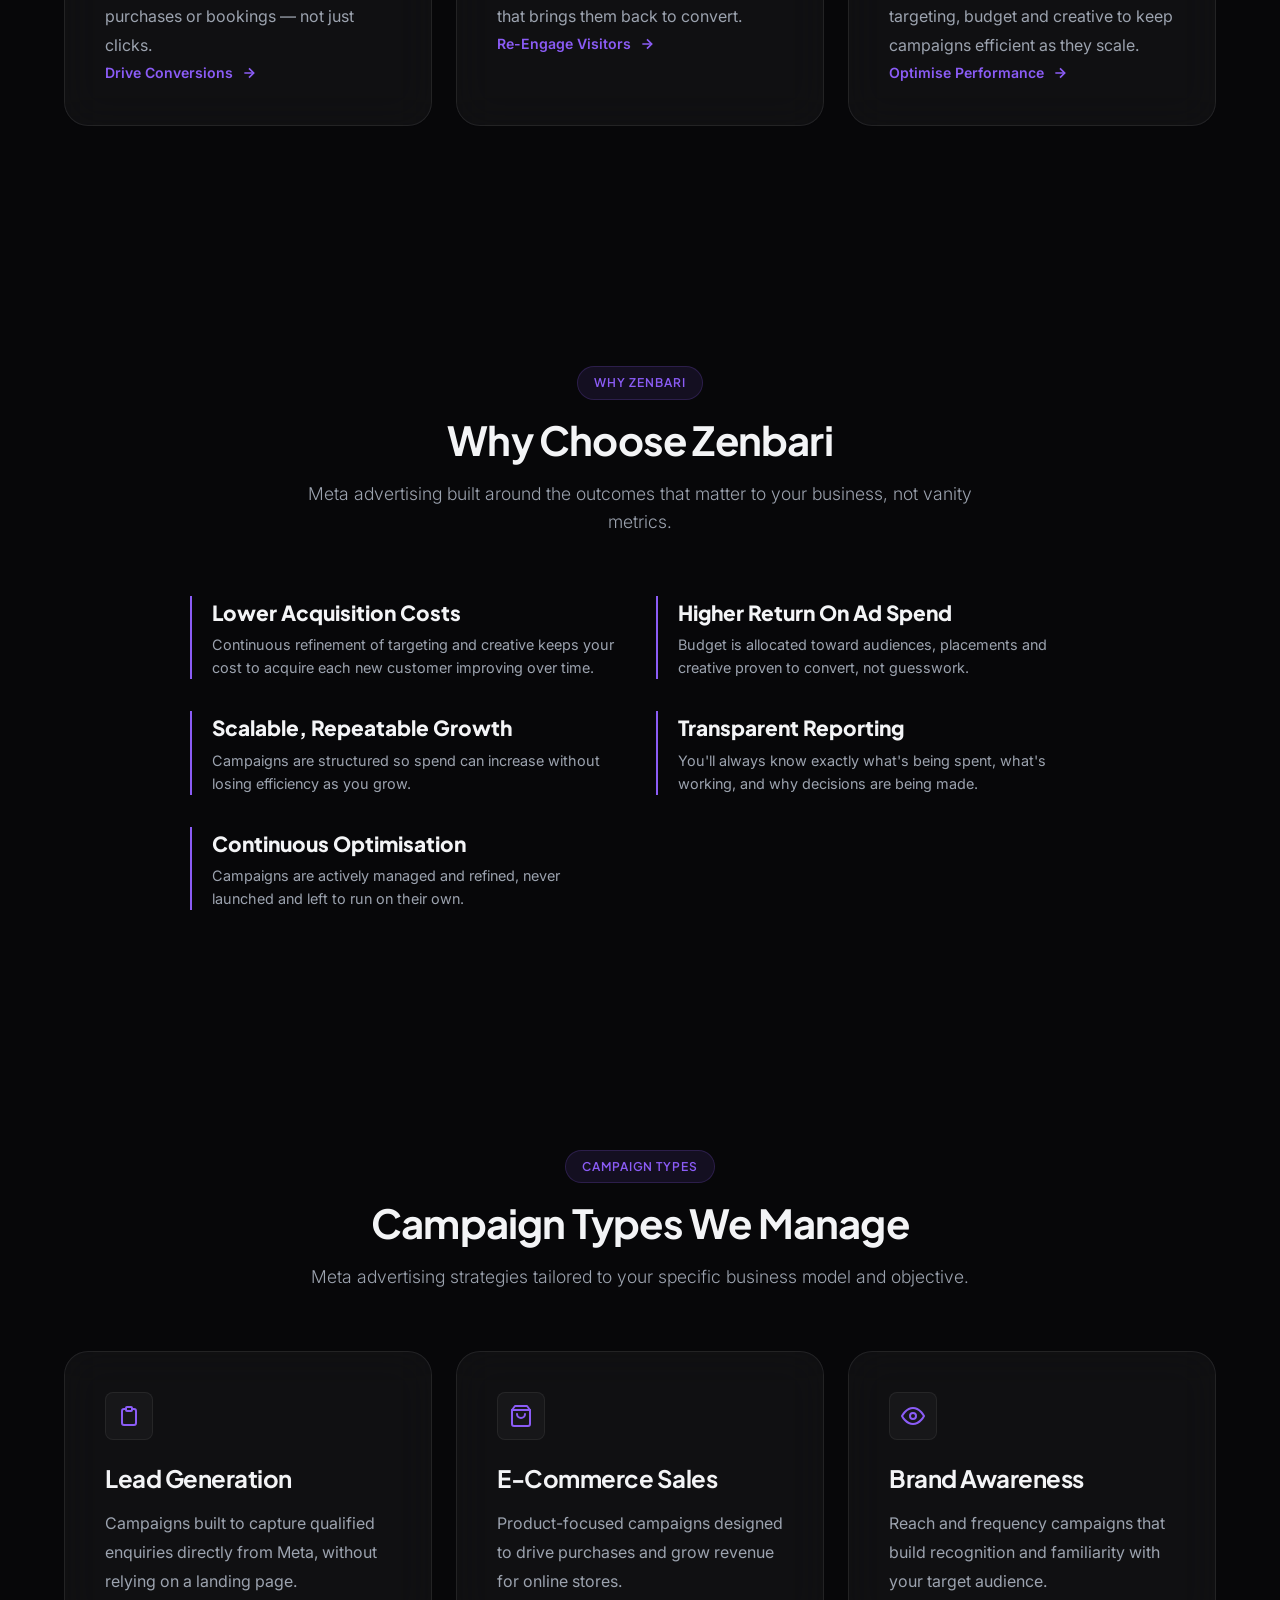
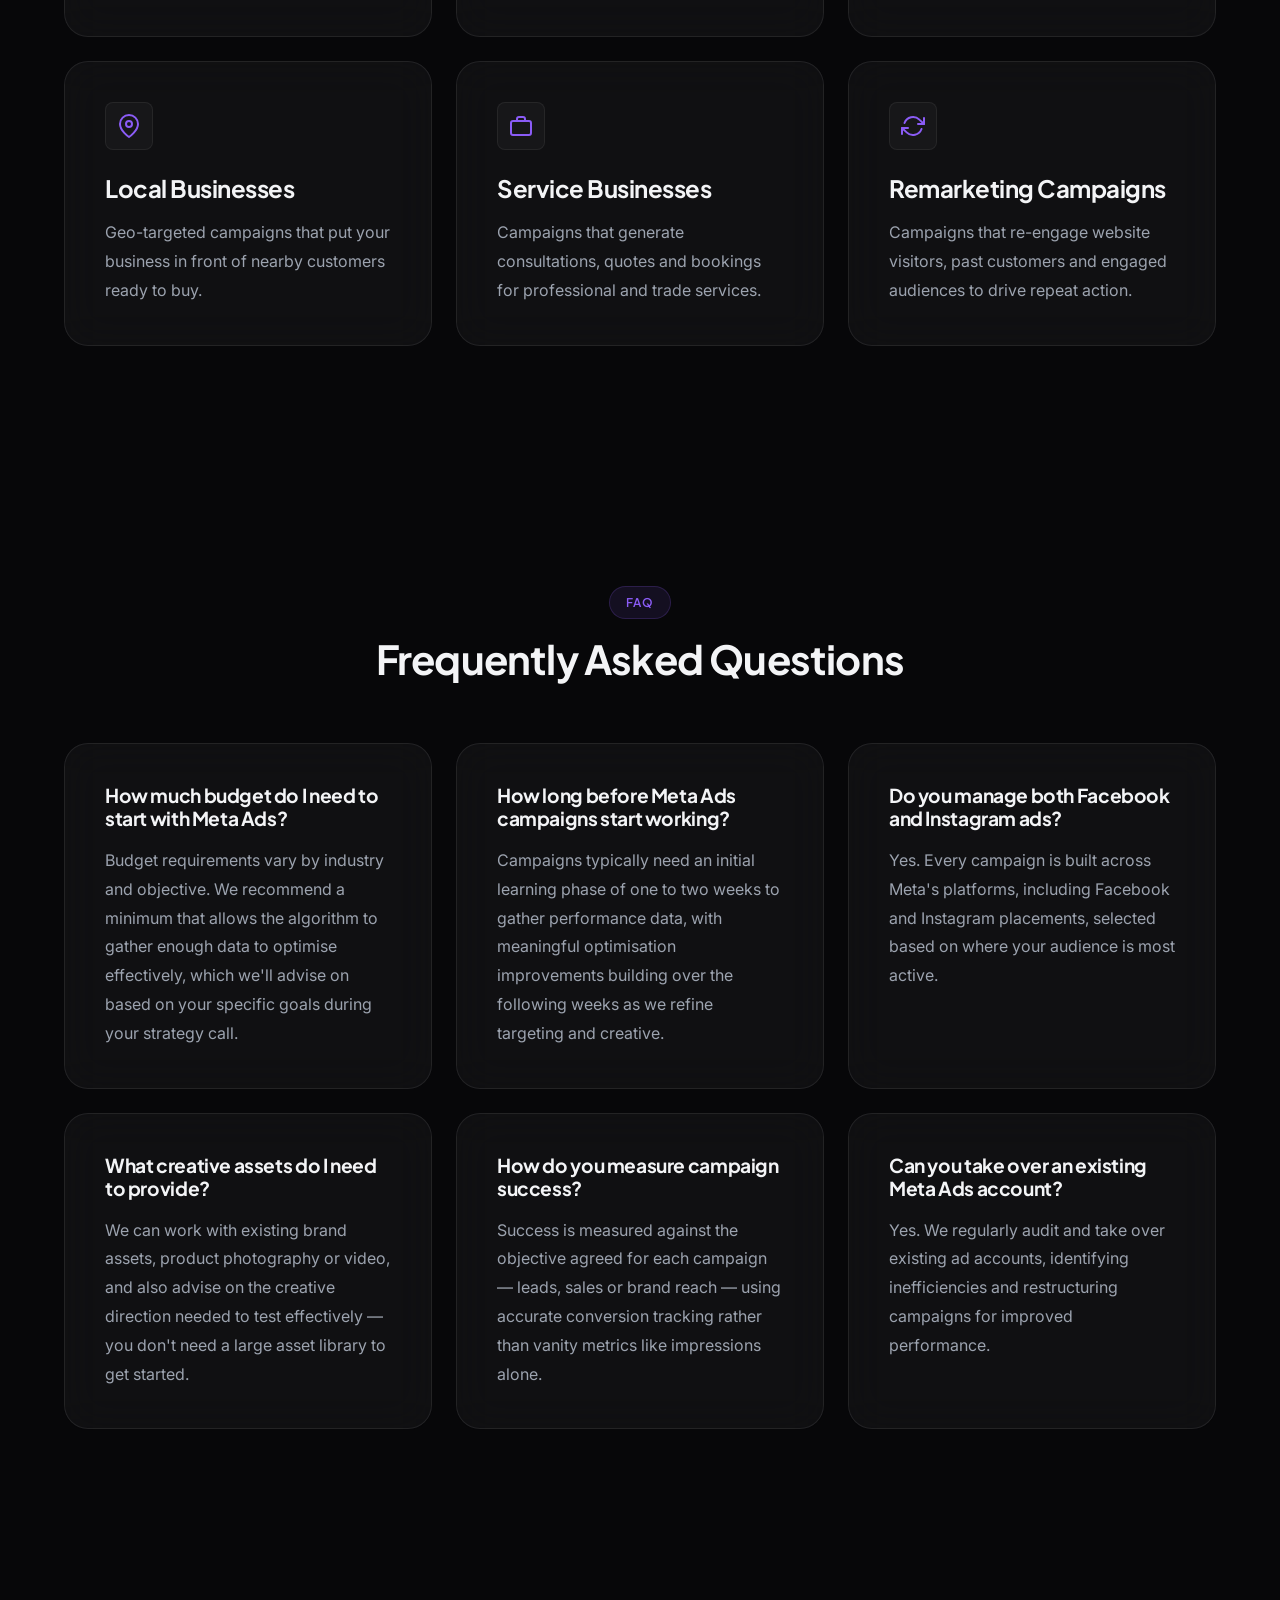
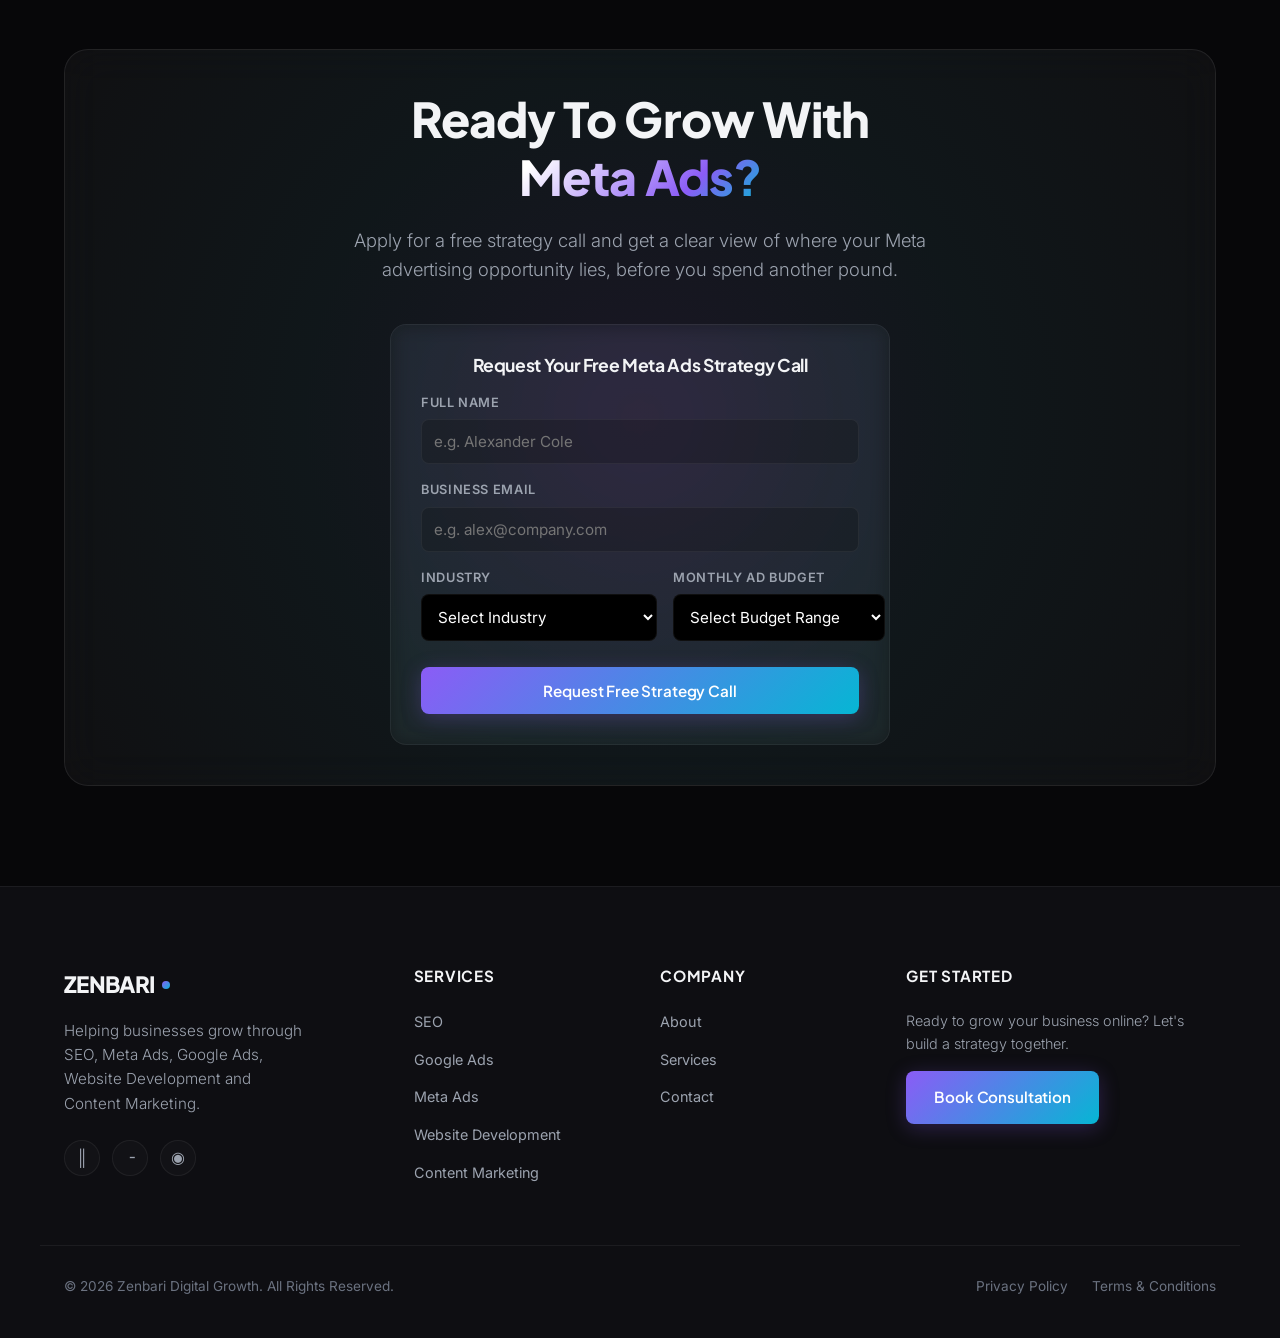
<file: meta-ads.html>
<!DOCTYPE html>
<html lang="en">
<head>
  <meta charset="UTF-8">
  <meta name="viewport" content="width=device-width, initial-scale=1.0">

  <title>Meta Ads Services | Zenbari Digital Growth</title>

  <meta name="description" content="Facebook and Instagram advertising services from Zenbari Digital Growth — campaign strategy, audience research, creative testing and continuous optimisation built to grow your business profitably.">

  <meta name="keywords" content="Meta Ads UK, Facebook Ads, Instagram Ads, Paid Social, Meta Advertising Agency, Lead Generation, Ecommerce Ads, Retargeting">

  <meta property="og:title" content="Meta Ads Services | Zenbari Digital Growth">
  <meta property="og:description" content="Strategic Meta advertising campaigns focused on qualified leads, sales and sustainable, profitable growth.">
  <meta property="og:type" content="website">
  <meta property="og:url" content="https://www.zenbari.co.uk/meta-ads.html">

  <link rel="preconnect" href="https://fonts.googleapis.com">
  <link rel="preconnect" href="https://fonts.gstatic.com" crossorigin>

  <link rel="stylesheet" href="css/styles.css">
</head>

<body>

  <div class="background-canvas-container" aria-hidden="true">
    <div class="ambient-orb orb-violet"></div>
    <div class="ambient-orb orb-cyan"></div>
  </div>

  <header>
    <div class="container nav-container">

      <a href="index.html" class="logo">ZENBARI<span class="logo-dot"></span></a>

      <nav aria-label="Main Navigation">
        <ul class="nav-menu">
          <li><a href="#services" class="nav-link">Services</a></li>
          <li><a href="#framework" class="nav-link">Framework</a></li>
          <li><a href="#faq" class="nav-link">FAQ</a></li>
          <li><a href="#book" class="btn btn-secondary" style="padding:10px 20px;font-size:.85rem;">Free Strategy Call</a></li>
        </ul>
      </nav>

      <button class="burger-menu" aria-label="Open mobile navigation menu" aria-expanded="false">
        <span class="burger-bar"></span>
        <span class="burger-bar"></span>
        <span class="burger-bar"></span>
      </button>

    </div>
  </header>

  <main>

    <!-- HERO -->
    <section class="hero-section" id="hero">
      <div class="container hero-grid">

        <div class="hero-content">

          <span class="badge">UK Meta Ads Specialist</span>

          <h1 class="hero-title">
            Meta Advertising That Turns Ad Spend Into
            <span class="gradient-text">Predictable, Profitable Growth</span>
          </h1>

          <p class="hero-description">
            Zenbari plans, launches and continuously optimises Facebook and Instagram advertising campaigns — built on clear audience research, tested creative and disciplined budget management, so every pound you spend works harder over time.
          </p>

          <div class="hero-ctas">
            <a href="#book" class="btn btn-primary">Request Free Strategy Call</a>
            <a href="#framework" class="btn btn-secondary">See Our Growth Framework</a>
          </div>

        </div>

        <div class="hero-visual-wrapper" aria-label="Interactive Meta Ads visualisation">
          <div class="spline-placeholder-container">
            <div class="glow-ring ring-outer"></div>
            <div class="glow-ring ring-inner"></div>
            <canvas id="heroOrbCanvas" class="spline-canvas-fallback"></canvas>
          </div>
        </div>

      </div>
    </section>

    <!-- WHY BUSINESSES WASTE AD SPEND -->
    <section class="about-section" id="waste-spend">
      <div class="container about-grid">

        <div class="about-editorial-text">
          <span class="badge">Common Mistakes</span>
          <h2 class="section-title" style="font-size:2.3rem;margin-bottom:24px;">Why Businesses Waste Ad Spend</h2>
          <p>
            Meta Ads can be one of the most effective growth channels available — or one of the most expensive mistakes a business makes. The difference almost always comes down to strategy, targeting and ongoing management, not budget size.
          </p>
          <p>
            Before scaling any campaign, it's worth understanding where ad spend typically gets wasted, and why a structured approach matters more than the platform itself.
          </p>
        </div>

        <div>
          <ul style="list-style:none;padding:0;display:flex;flex-direction:column;gap:24px;">

            <li style="display:flex;gap:16px;align-items:flex-start;">
              <div class="service-icon-wrapper" style="flex-shrink:0;">
                <svg width="24" height="24" viewBox="0 0 24 24" fill="none" stroke="currentColor" stroke-width="2" stroke-linecap="round" stroke-linejoin="round" aria-hidden="true">
                  <circle cx="12" cy="12" r="9"></circle>
                  <circle cx="12" cy="12" r="5"></circle>
                  <circle cx="12" cy="12" r="1"></circle>
                </svg>
              </div>
              <div>
                <h3 class="service-title" style="font-size:1.1rem;margin-bottom:6px;">Broad, Untargeted Audiences</h3>
                <p class="service-description" style="font-size:0.92rem;">Campaigns built for everyone reach no one efficiently, burning budget on people who were never going to convert.</p>
              </div>
            </li>

            <li style="display:flex;gap:16px;align-items:flex-start;">
              <div class="service-icon-wrapper" style="flex-shrink:0;">
                <svg width="24" height="24" viewBox="0 0 24 24" fill="none" stroke="currentColor" stroke-width="2" stroke-linecap="round" stroke-linejoin="round" aria-hidden="true">
                  <rect x="3" y="3" width="18" height="18" rx="2"/>
                  <circle cx="8.5" cy="8.5" r="1.5"/>
                  <path d="M21 15l-5-5L5 21"/>
                </svg>
              </div>
              <div>
                <h3 class="service-title" style="font-size:1.1rem;margin-bottom:6px;">No Creative Testing</h3>
                <p class="service-description" style="font-size:0.92rem;">Running a single ad creative for weeks means missed opportunities to find what actually resonates with your audience.</p>
              </div>
            </li>

            <li style="display:flex;gap:16px;align-items:flex-start;">
              <div class="service-icon-wrapper" style="flex-shrink:0;">
                <svg width="24" height="24" viewBox="0 0 24 24" fill="none" stroke="currentColor" stroke-width="2" stroke-linecap="round" stroke-linejoin="round" aria-hidden="true">
                  <path d="M18 20V10M12 20V4M6 20v-6"/>
                </svg>
              </div>
              <div>
                <h3 class="service-title" style="font-size:1.1rem;margin-bottom:6px;">Poor Conversion Tracking</h3>
                <p class="service-description" style="font-size:0.92rem;">Without accurate pixel and event tracking, it's impossible to know which campaigns are actually driving results.</p>
              </div>
            </li>

            <li style="display:flex;gap:16px;align-items:flex-start;">
              <div class="service-icon-wrapper" style="flex-shrink:0;">
                <svg width="24" height="24" viewBox="0 0 24 24" fill="none" stroke="currentColor" stroke-width="2" stroke-linecap="round" stroke-linejoin="round" aria-hidden="true">
                  <path d="M23 4v6h-6"/>
                  <path d="M1 20v-6h6"/>
                  <path d="M3.51 9a9 9 0 0114.85-3.36L23 10M1 14l4.64 4.36A9 9 0 0020.49 15"/>
                </svg>
              </div>
              <div>
                <h3 class="service-title" style="font-size:1.1rem;margin-bottom:6px;">Ignoring Retargeting</h3>
                <p class="service-description" style="font-size:0.92rem;">Most visitors don't convert on their first visit — failing to re-engage them leaves revenue on the table.</p>
              </div>
            </li>

            <li style="display:flex;gap:16px;align-items:flex-start;">
              <div class="service-icon-wrapper" style="flex-shrink:0;">
                <svg width="24" height="24" viewBox="0 0 24 24" fill="none" stroke="currentColor" stroke-width="2" stroke-linecap="round" stroke-linejoin="round" aria-hidden="true">
                  <circle cx="12" cy="12" r="10"/>
                  <polyline points="12 6 12 12 16 14"/>
                </svg>
              </div>
              <div>
                <h3 class="service-title" style="font-size:1.1rem;margin-bottom:6px;">Set-and-Forget Campaigns</h3>
                <p class="service-description" style="font-size:0.92rem;">Ad accounts left unmanaged after launch slowly become inefficient as costs rise and audiences fatigue.</p>
              </div>
            </li>

          </ul>
        </div>

      </div>
    </section>

    <!-- GROWTH FRAMEWORK (horizontal journey) -->
    <section class="process-section" id="framework">
      <div class="container">

        <div class="section-header">
          <span class="badge">Our Process</span>
          <h2 class="section-title">Our Meta Ads Growth Framework</h2>
          <p class="section-subtitle">
            A structured, six-stage journey from first discovery call to scaled, efficient campaigns.
          </p>
        </div>

        <ol style="display:flex;flex-wrap:wrap;gap:32px;margin-top:60px;padding:0;list-style:none;">

          <li style="flex:1 1 150px;min-width:150px;padding-top:20px;border-top:2px solid var(--accent-primary);">
            <span class="step-number">01</span>
            <h3 class="service-title" style="font-size:1.15rem;margin:12px 0 10px;">Discovery</h3>
            <p class="service-description" style="font-size:0.92rem;">We learn your business, audience, offer and competitive landscape before any campaign is planned.</p>
          </li>

          <li style="flex:1 1 150px;min-width:150px;padding-top:20px;border-top:2px solid var(--accent-primary);">
            <span class="step-number">02</span>
            <h3 class="service-title" style="font-size:1.15rem;margin:12px 0 10px;">Strategy</h3>
            <p class="service-description" style="font-size:0.92rem;">We define campaign structure, objectives and audience segments aligned with how your customers actually buy.</p>
          </li>

          <li style="flex:1 1 150px;min-width:150px;padding-top:20px;border-top:2px solid var(--accent-primary);">
            <span class="step-number">03</span>
            <h3 class="service-title" style="font-size:1.15rem;margin:12px 0 10px;">Creative</h3>
            <p class="service-description" style="font-size:0.92rem;">We develop ad creative and messaging variations designed to stop the scroll and communicate your offer clearly.</p>
          </li>

          <li style="flex:1 1 150px;min-width:150px;padding-top:20px;border-top:2px solid var(--accent-primary);">
            <span class="step-number">04</span>
            <h3 class="service-title" style="font-size:1.15rem;margin:12px 0 10px;">Launch</h3>
            <p class="service-description" style="font-size:0.92rem;">We launch campaigns with clean tracking and structured testing, so early data is accurate and actionable.</p>
          </li>

          <li style="flex:1 1 150px;min-width:150px;padding-top:20px;border-top:2px solid var(--accent-primary);">
            <span class="step-number">05</span>
            <h3 class="service-title" style="font-size:1.15rem;margin:12px 0 10px;">Optimisation</h3>
            <p class="service-description" style="font-size:0.92rem;">We analyse performance and refine targeting, creative and budget allocation based on what the data shows.</p>
          </li>

          <li style="flex:1 1 150px;min-width:150px;padding-top:20px;border-top:2px solid var(--accent-primary);">
            <span class="step-number">06</span>
            <h3 class="service-title" style="font-size:1.15rem;margin:12px 0 10px;">Scaling</h3>
            <p class="service-description" style="font-size:0.92rem;">We increase investment in what's working, expanding reach while protecting campaign efficiency.</p>
          </li>

        </ol>

      </div>
    </section>

    <!-- SIX META ADVERTISING SERVICE CARDS -->
    <section class="services-section" id="services">
      <div class="container">

        <div class="section-header">
          <span class="badge">Meta Advertising Services</span>
          <h2 class="section-title">Everything Your Campaigns Need</h2>
          <p class="section-subtitle">
            Six focused disciplines that work together to turn ad spend into qualified leads and sales.
          </p>
        </div>

        <div class="services-grid">

          <div class="glass-card service-card">
            <div class="service-icon-wrapper">
              <svg width="24" height="24" viewBox="0 0 24 24" fill="none" stroke="currentColor" stroke-width="2" stroke-linecap="round" stroke-linejoin="round" aria-hidden="true">
                <circle cx="12" cy="12" r="10"/>
                <polygon points="16.24 7.76 14.12 14.12 7.76 16.24 9.88 9.88 16.24 7.76"/>
              </svg>
            </div>
            <h3 class="service-title">Campaign Strategy</h3>
            <p class="service-description">
              A clear campaign roadmap aligned with your business goals, customer journey and budget, before a single ad goes live.
            </p>
            <a href="#book" class="service-cta">Build a Strategy <svg width="16" height="16" viewBox="0 0 24 24" fill="none" stroke="currentColor" stroke-width="2.5" aria-hidden="true"><line x1="5" y1="12" x2="19" y2="12"></line><polyline points="12 5 19 12 12 19"></polyline></svg></a>
          </div>

          <div class="glass-card service-card">
            <div class="service-icon-wrapper">
              <svg width="24" height="24" viewBox="0 0 24 24" fill="none" stroke="currentColor" stroke-width="2" stroke-linecap="round" stroke-linejoin="round" aria-hidden="true">
                <path d="M17 21v-2a4 4 0 00-4-4H7a4 4 0 00-4 4v2"/>
                <circle cx="9" cy="7" r="4"/>
                <path d="M23 21v-2a4 4 0 00-3-3.87"/>
                <path d="M16 3.13a4 4 0 010 7.75"/>
              </svg>
            </div>
            <h3 class="service-title">Audience Research</h3>
            <p class="service-description">
              Deep audience research that identifies who your best customers are and how to reach them cost-effectively on Meta.
            </p>
            <a href="#book" class="service-cta">Find Your Audience <svg width="16" height="16" viewBox="0 0 24 24" fill="none" stroke="currentColor" stroke-width="2.5" aria-hidden="true"><line x1="5" y1="12" x2="19" y2="12"></line><polyline points="12 5 19 12 12 19"></polyline></svg></a>
          </div>

          <div class="glass-card service-card">
            <div class="service-icon-wrapper">
              <svg width="24" height="24" viewBox="0 0 24 24" fill="none" stroke="currentColor" stroke-width="2" stroke-linecap="round" stroke-linejoin="round" aria-hidden="true">
                <path d="M9 2v6l-6 10a2 2 0 002 3h14a2 2 0 002-3L15 8V2"/>
                <path d="M9 2h6"/>
              </svg>
            </div>
            <h3 class="service-title">Creative Testing</h3>
            <p class="service-description">
              Structured testing of ad creative, copy and formats to identify what actually earns attention and drives action.
            </p>
            <a href="#book" class="service-cta">Test Creative <svg width="16" height="16" viewBox="0 0 24 24" fill="none" stroke="currentColor" stroke-width="2.5" aria-hidden="true"><line x1="5" y1="12" x2="19" y2="12"></line><polyline points="12 5 19 12 12 19"></polyline></svg></a>
          </div>

          <div class="glass-card service-card">
            <div class="service-icon-wrapper">
              <svg width="24" height="24" viewBox="0 0 24 24" fill="none" stroke="currentColor" stroke-width="2" stroke-linecap="round" stroke-linejoin="round" aria-hidden="true">
                <path d="M4 15s1-1 4-1 5 2 8 2 4-1 4-1V3s-1 1-4 1-5-2-8-2-4 1-4 1z"/>
                <line x1="4" y1="22" x2="4" y2="15"/>
              </svg>
            </div>
            <h3 class="service-title">Conversion Campaigns</h3>
            <p class="service-description">
              Campaigns engineered around your highest-value actions — leads, purchases or bookings — not just clicks.
            </p>
            <a href="#book" class="service-cta">Drive Conversions <svg width="16" height="16" viewBox="0 0 24 24" fill="none" stroke="currentColor" stroke-width="2.5" aria-hidden="true"><line x1="5" y1="12" x2="19" y2="12"></line><polyline points="12 5 19 12 12 19"></polyline></svg></a>
          </div>

          <div class="glass-card service-card">
            <div class="service-icon-wrapper">
              <svg width="24" height="24" viewBox="0 0 24 24" fill="none" stroke="currentColor" stroke-width="2" stroke-linecap="round" stroke-linejoin="round" aria-hidden="true">
                <path d="M23 4v6h-6"/>
                <path d="M1 20v-6h6"/>
                <path d="M3.51 9a9 9 0 0114.85-3.36L23 10M1 14l4.64 4.36A9 9 0 0020.49 15"/>
              </svg>
            </div>
            <h3 class="service-title">Retargeting</h3>
            <p class="service-description">
              Re-engage past visitors and warm audiences with tailored messaging that brings them back to convert.
            </p>
            <a href="#book" class="service-cta">Re-Engage Visitors <svg width="16" height="16" viewBox="0 0 24 24" fill="none" stroke="currentColor" stroke-width="2.5" aria-hidden="true"><line x1="5" y1="12" x2="19" y2="12"></line><polyline points="12 5 19 12 12 19"></polyline></svg></a>
          </div>

          <div class="glass-card service-card">
            <div class="service-icon-wrapper">
              <svg width="24" height="24" viewBox="0 0 24 24" fill="none" stroke="currentColor" stroke-width="2" stroke-linecap="round" stroke-linejoin="round" aria-hidden="true">
                <path d="M18 20V10M12 20V4M6 20v-6"/>
              </svg>
            </div>
            <h3 class="service-title">Performance Optimisation</h3>
            <p class="service-description">
              Ongoing analysis and refinement of targeting, budget and creative to keep campaigns efficient as they scale.
            </p>
            <a href="#book" class="service-cta">Optimise Performance <svg width="16" height="16" viewBox="0 0 24 24" fill="none" stroke="currentColor" stroke-width="2.5" aria-hidden="true"><line x1="5" y1="12" x2="19" y2="12"></line><polyline points="12 5 19 12 12 19"></polyline></svg></a>
          </div>

        </div>

      </div>
    </section>

    <!-- WHY CHOOSE ZENBARI (outcome highlights) -->
    <section class="about-section" id="why">
      <div class="container">

        <div class="section-header">
          <span class="badge">Why Zenbari</span>
          <h2 class="section-title">Why Choose Zenbari</h2>
          <p class="section-subtitle">
            Meta advertising built around the outcomes that matter to your business, not vanity metrics.
          </p>
        </div>

        <div class="about-stats" style="max-width:900px;margin:0 auto;">

          <div class="stat-item">
            <div class="stat-number" style="font-size:1.3rem;">Lower Acquisition Costs</div>
            <p class="stat-label">Continuous refinement of targeting and creative keeps your cost to acquire each new customer improving over time.</p>
          </div>

          <div class="stat-item">
            <div class="stat-number" style="font-size:1.3rem;">Higher Return On Ad Spend</div>
            <p class="stat-label">Budget is allocated toward audiences, placements and creative proven to convert, not guesswork.</p>
          </div>

          <div class="stat-item">
            <div class="stat-number" style="font-size:1.3rem;">Scalable, Repeatable Growth</div>
            <p class="stat-label">Campaigns are structured so spend can increase without losing efficiency as you grow.</p>
          </div>

          <div class="stat-item">
            <div class="stat-number" style="font-size:1.3rem;">Transparent Reporting</div>
            <p class="stat-label">You'll always know exactly what's being spent, what's working, and why decisions are being made.</p>
          </div>

          <div class="stat-item">
            <div class="stat-number" style="font-size:1.3rem;">Continuous Optimisation</div>
            <p class="stat-label">Campaigns are actively managed and refined, never launched and left to run on their own.</p>
          </div>

        </div>

      </div>
    </section>

    <!-- CAMPAIGN TYPES WE MANAGE -->
    <section class="services-section" id="campaigns">
      <div class="container">

        <div class="section-header">
          <span class="badge">Campaign Types</span>
          <h2 class="section-title">Campaign Types We Manage</h2>
          <p class="section-subtitle">
            Meta advertising strategies tailored to your specific business model and objective.
          </p>
        </div>

        <div class="services-grid">

          <div class="glass-card service-card">
            <div class="service-icon-wrapper">
              <svg width="24" height="24" viewBox="0 0 24 24" fill="none" stroke="currentColor" stroke-width="2" stroke-linecap="round" stroke-linejoin="round" aria-hidden="true">
                <path d="M9 5H7a2 2 0 00-2 2v12a2 2 0 002 2h10a2 2 0 002-2V7a2 2 0 00-2-2h-2"/>
                <rect x="9" y="3" width="6" height="4" rx="1"/>
              </svg>
            </div>
            <h3 class="service-title">Lead Generation</h3>
            <p class="service-description">
              Campaigns built to capture qualified enquiries directly from Meta, without relying on a landing page.
            </p>
          </div>

          <div class="glass-card service-card">
            <div class="service-icon-wrapper">
              <svg width="24" height="24" viewBox="0 0 24 24" fill="none" stroke="currentColor" stroke-width="2" stroke-linecap="round" stroke-linejoin="round" aria-hidden="true">
                <path d="M6 2L3 6v14a2 2 0 002 2h14a2 2 0 002-2V6l-3-4z"/>
                <path d="M3 6h18"/>
                <path d="M16 10a4 4 0 01-8 0"/>
              </svg>
            </div>
            <h3 class="service-title">E-Commerce Sales</h3>
            <p class="service-description">
              Product-focused campaigns designed to drive purchases and grow revenue for online stores.
            </p>
          </div>

          <div class="glass-card service-card">
            <div class="service-icon-wrapper">
              <svg width="24" height="24" viewBox="0 0 24 24" fill="none" stroke="currentColor" stroke-width="2" stroke-linecap="round" stroke-linejoin="round" aria-hidden="true">
                <path d="M1 12s4-8 11-8 11 8 11 8-4 8-11 8-11-8-11-8z"/>
                <circle cx="12" cy="12" r="3"/>
              </svg>
            </div>
            <h3 class="service-title">Brand Awareness</h3>
            <p class="service-description">
              Reach and frequency campaigns that build recognition and familiarity with your target audience.
            </p>
          </div>

          <div class="glass-card service-card">
            <div class="service-icon-wrapper">
              <svg width="24" height="24" viewBox="0 0 24 24" fill="none" stroke="currentColor" stroke-width="2" stroke-linecap="round" stroke-linejoin="round" aria-hidden="true">
                <path d="M21 10c0 7-9 13-9 13s-9-6-9-13a9 9 0 0118 0z"></path>
                <circle cx="12" cy="10" r="3"></circle>
              </svg>
            </div>
            <h3 class="service-title">Local Businesses</h3>
            <p class="service-description">
              Geo-targeted campaigns that put your business in front of nearby customers ready to buy.
            </p>
          </div>

          <div class="glass-card service-card">
            <div class="service-icon-wrapper">
              <svg width="24" height="24" viewBox="0 0 24 24" fill="none" stroke="currentColor" stroke-width="2" stroke-linecap="round" stroke-linejoin="round" aria-hidden="true">
                <rect x="2" y="7" width="20" height="14" rx="2"/>
                <path d="M16 7V5a2 2 0 00-2-2h-4a2 2 0 00-2 2v2"/>
              </svg>
            </div>
            <h3 class="service-title">Service Businesses</h3>
            <p class="service-description">
              Campaigns that generate consultations, quotes and bookings for professional and trade services.
            </p>
          </div>

          <div class="glass-card service-card">
            <div class="service-icon-wrapper">
              <svg width="24" height="24" viewBox="0 0 24 24" fill="none" stroke="currentColor" stroke-width="2" stroke-linecap="round" stroke-linejoin="round" aria-hidden="true">
                <path d="M23 4v6h-6"/>
                <path d="M1 20v-6h6"/>
                <path d="M3.51 9a9 9 0 0114.85-3.36L23 10M1 14l4.64 4.36A9 9 0 0020.49 15"/>
              </svg>
            </div>
            <h3 class="service-title">Remarketing Campaigns</h3>
            <p class="service-description">
              Campaigns that re-engage website visitors, past customers and engaged audiences to drive repeat action.
            </p>
          </div>

        </div>

      </div>
    </section>

    <!-- FAQ -->
    <section class="faq-section" id="faq">
      <div class="container">

        <div class="section-header">
          <span class="badge">FAQ</span>
          <h2 class="section-title">Frequently Asked Questions</h2>
        </div>

        <div class="faq-grid">

          <div class="glass-card faq-item">
            <h3>How much budget do I need to start with Meta Ads?</h3>
            <p>Budget requirements vary by industry and objective. We recommend a minimum that allows the algorithm to gather enough data to optimise effectively, which we'll advise on based on your specific goals during your strategy call.</p>
          </div>

          <div class="glass-card faq-item">
            <h3>How long before Meta Ads campaigns start working?</h3>
            <p>Campaigns typically need an initial learning phase of one to two weeks to gather performance data, with meaningful optimisation improvements building over the following weeks as we refine targeting and creative.</p>
          </div>

          <div class="glass-card faq-item">
            <h3>Do you manage both Facebook and Instagram ads?</h3>
            <p>Yes. Every campaign is built across Meta's platforms, including Facebook and Instagram placements, selected based on where your audience is most active.</p>
          </div>

          <div class="glass-card faq-item">
            <h3>What creative assets do I need to provide?</h3>
            <p>We can work with existing brand assets, product photography or video, and also advise on the creative direction needed to test effectively — you don't need a large asset library to get started.</p>
          </div>

          <div class="glass-card faq-item">
            <h3>How do you measure campaign success?</h3>
            <p>Success is measured against the objective agreed for each campaign — leads, sales or brand reach — using accurate conversion tracking rather than vanity metrics like impressions alone.</p>
          </div>

          <div class="glass-card faq-item">
            <h3>Can you take over an existing Meta Ads account?</h3>
            <p>Yes. We regularly audit and take over existing ad accounts, identifying inefficiencies and restructuring campaigns for improved performance.</p>
          </div>

        </div>

      </div>
    </section>

    <!-- CTA + ENQUIRY FORM -->
    <section class="cta-section" id="book">
      <div class="container">
        <div class="glass-card cta-banner-card">
          <div class="cta-banner-content">
            <h2 class="cta-title">Ready To Grow With <br><span class="gradient-text">Meta Ads?</span></h2>
            <p class="cta-description">
              Apply for a free strategy call and get a clear view of where your Meta advertising opportunity lies, before you spend another pound.
            </p>

            <div class="scheduler-widget">
              <h3 class="widget-title">Request Your Free Meta Ads Strategy Call</h3>

              <form class="scheduler-form" id="bookingForm">
                <div class="form-group">
                  <label for="bookingName">Full Name</label>
                  <input type="text" id="bookingName" class="form-input" placeholder="e.g. Alexander Cole" required>
                </div>

                <div class="form-group">
                  <label for="bookingEmail">Business Email</label>
                  <input type="email" id="bookingEmail" class="form-input" placeholder="e.g. alex@company.com" required>
                </div>

                <div class="form-row">
                  <div class="form-group">
                    <label for="bookingIndustry">Industry</label>
                    <select id="bookingIndustry" class="form-input" style="background: #000; cursor: pointer;" required>
                      <option value="" disabled selected>Select Industry</option>
                      <option value="ecommerce">E-Commerce Brand</option>
                      <option value="saas">SaaS / Tech Startup</option>
                      <option value="b2b">B2B Professional Services</option>
                      <option value="personal-brand">Personal Brand</option>
                    </select>
                  </div>

                  <div class="form-group">
                    <label for="bookingBudget">Monthly Ad Budget</label>
                    <select id="bookingBudget" class="form-input" style="background: #000; cursor: pointer;" required>
                      <option value="" disabled selected>Select Budget Range</option>
                      <option value="sub-1k">Under $1,000 / mo</option>
                      <option value="mid-scale">$1,000 - $5,000 / mo</option>
                      <option value="high-scale">$5,000 - $20,000 / mo</option>
                      <option value="enterprise">$20,000+ / mo</option>
                    </select>
                  </div>
                </div>

                <button type="submit" class="btn btn-primary form-submit-btn">Request Free Strategy Call</button>
              </form>

              <div class="success-overlay">
                <div class="success-icon">&#10004;</div>
                <h4>Strategy Call Requested!</h4>
                <p>We're reviewing your business details. One of our senior Meta Ads strategists will email you within 24 hours to arrange your call.</p>
              </div>
            </div>

          </div>
        </div>
      </div>
    </section>

  </main>

  <footer>
    <div class="container footer-grid">
      <div class="footer-brand">
        <a href="index.html" class="logo">ZENBARI<span class="logo-dot"></span></a>
        <p>Helping businesses grow through SEO, Meta Ads, Google Ads, Website Development and Content Marketing.</p>
        <div class="social-links">
          <a href="https://linkedin.com" class="social-btn" aria-label="Zenbari Growth LinkedIn" target="_blank">&#9553;</a>
          <a href="https://twitter.com" class="social-btn" aria-label="Zenbari Growth Twitter" target="_blank">&#9590;</a>
          <a href="https://instagram.com" class="social-btn" aria-label="Zenbari Growth Instagram" target="_blank">&#9673;</a>
        </div>
      </div>

      <div class="footer-col">
        <h5>Services</h5>
        <ul class="footer-links">
          <li><a href="seo-services.html">SEO</a></li>
          <li><a href="google-ads.html">Google Ads</a></li>
          <li><a href="meta-ads.html">Meta Ads</a></li>
          <li><a href="website-development.html">Website Development</a></li>
          <li><a href="content-marketing.html">Content Marketing</a></li>
        </ul>
      </div>

      <div class="footer-col">
        <h5>Company</h5>
        <ul class="footer-links">
          <li><a href="index.html#about">About</a></li>
          <li><a href="index.html#services">Services</a></li>
          <li><a href="index.html#contact">Contact</a></li>
        </ul>
      </div>

      <div class="footer-col newsletter-box">
        <h5>Get Started</h5>
        <p>Ready to grow your business online? Let's build a strategy together.</p>
        <a href="#book" class="btn btn-primary">Book Consultation</a>
      </div>
    </div>

    <div class="container footer-bottom">
      <div>&copy; 2026 Zenbari Digital Growth. All Rights Reserved.</div>
      <div class="footer-legal">
        <a href="#">Privacy Policy</a>
        <a href="#">Terms & Conditions</a>
      </div>
    </div>
  </footer>

  <script src="js/app.js"></script>
</body>
</html>
</file>
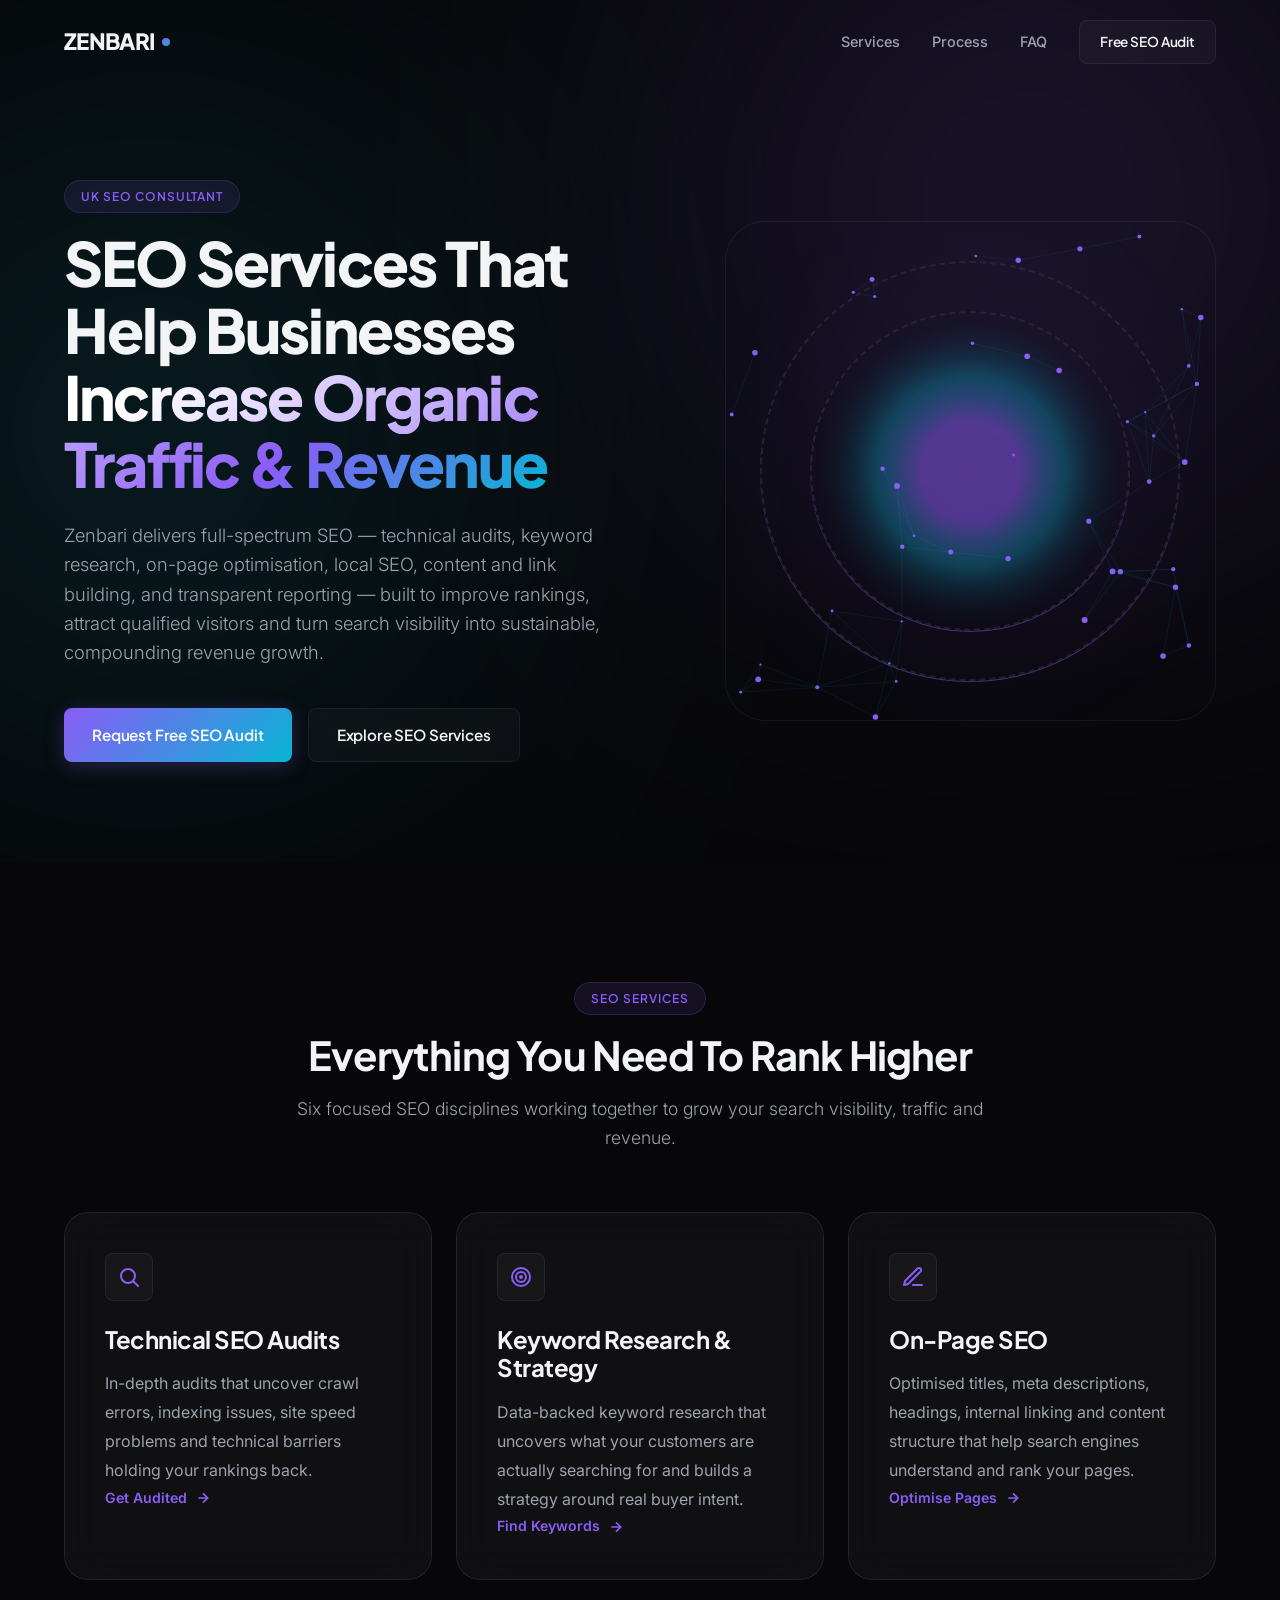
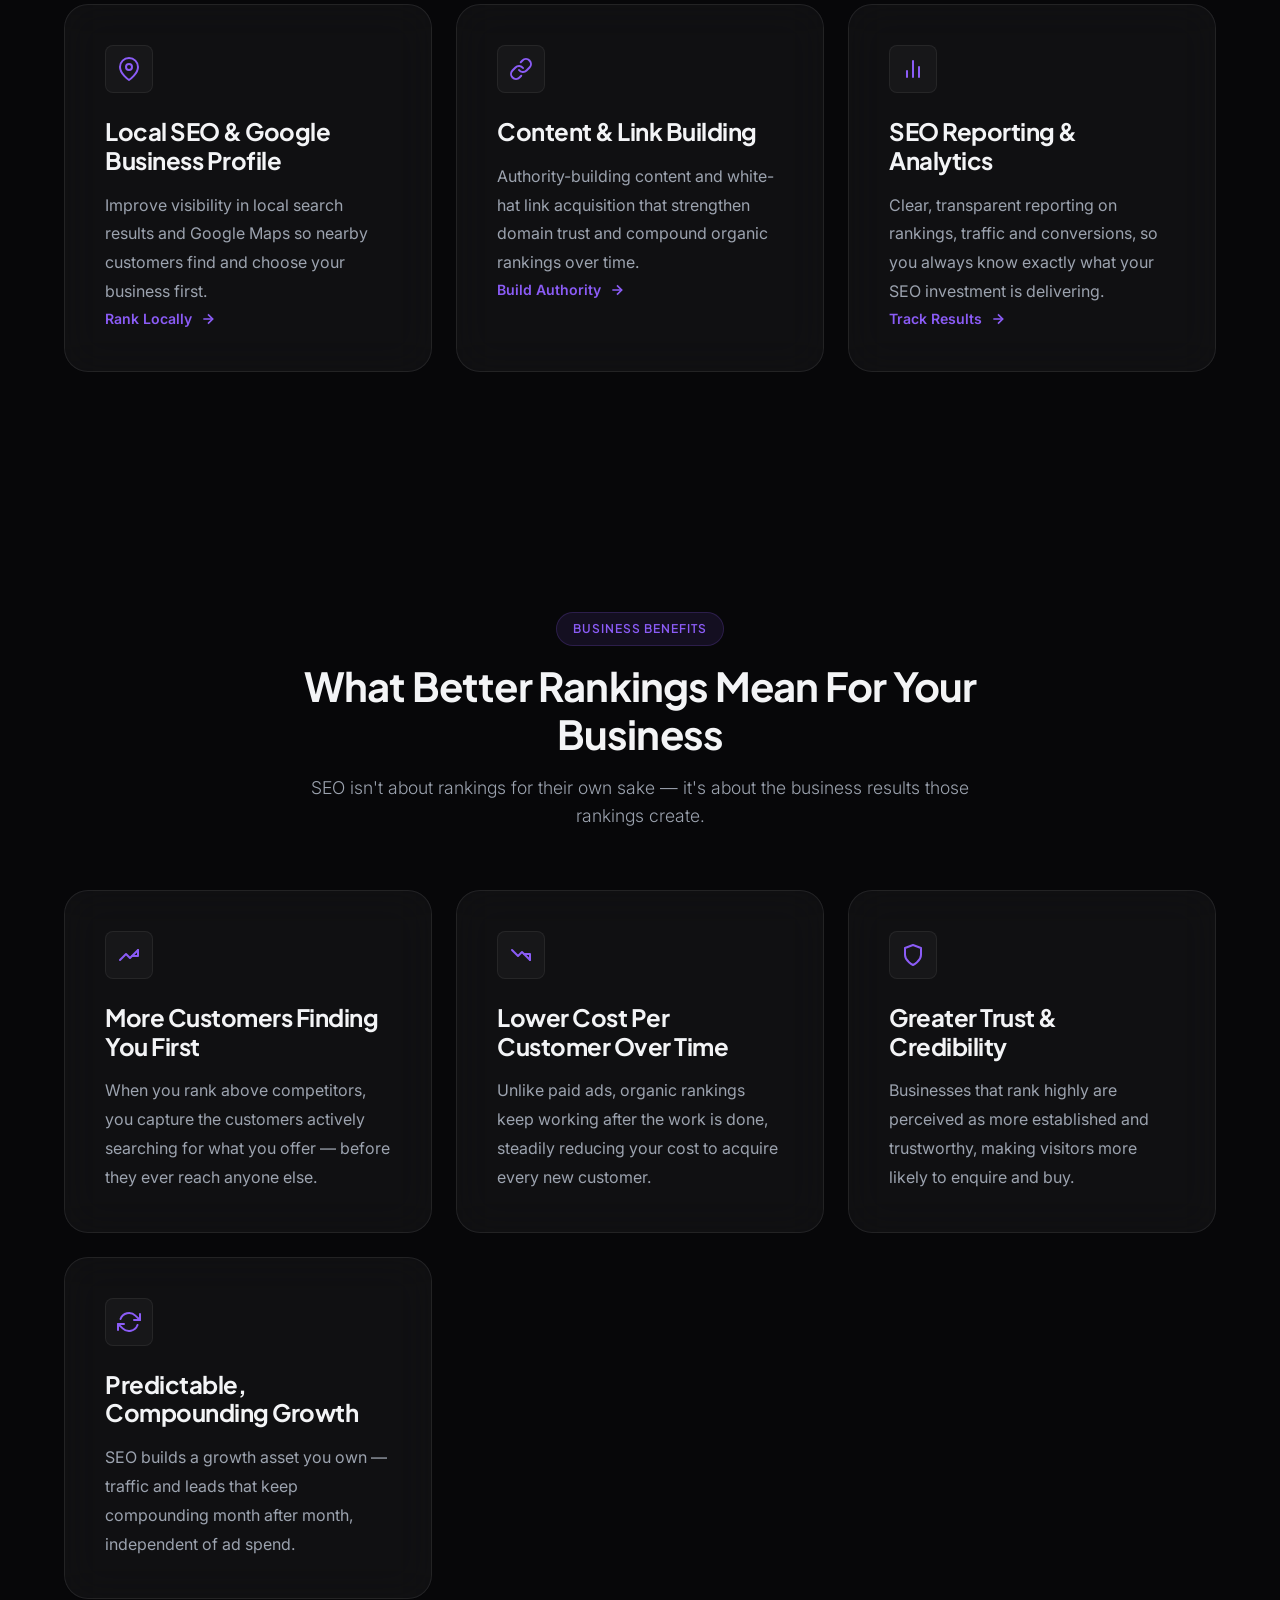
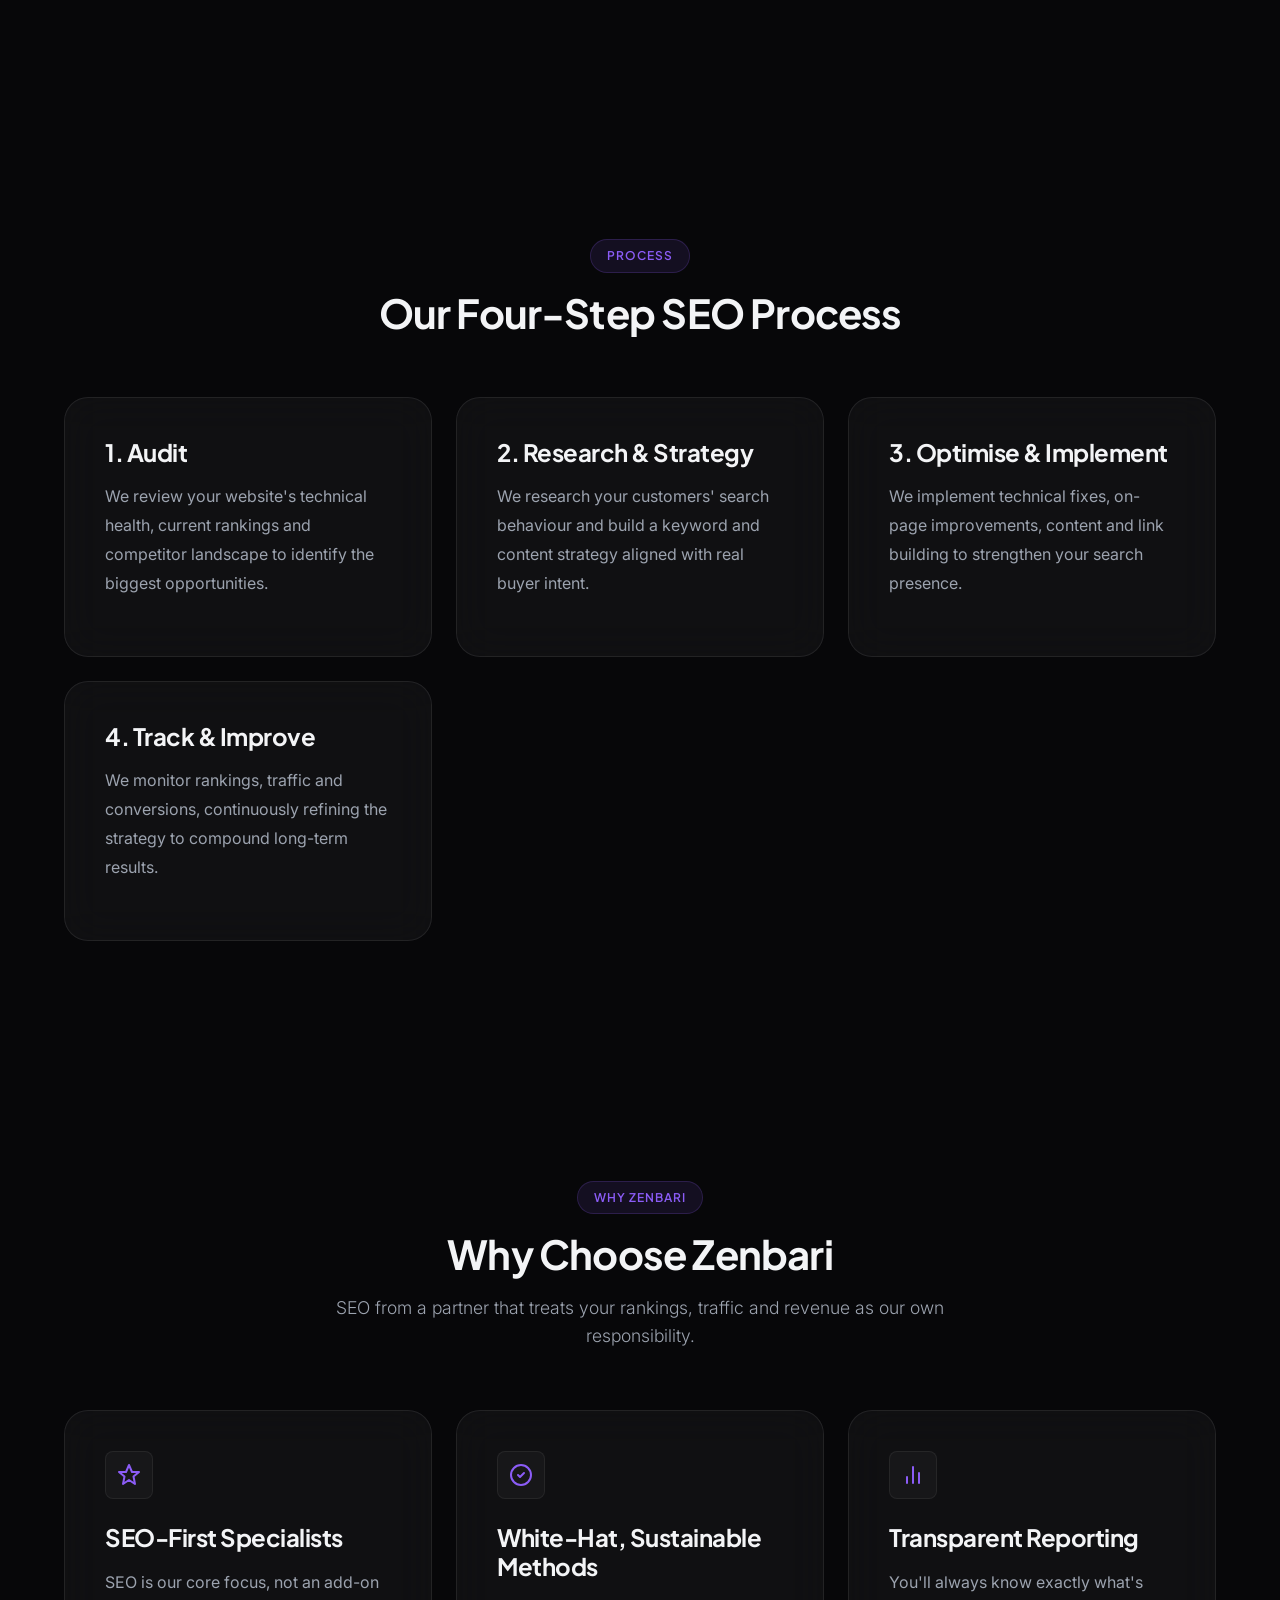
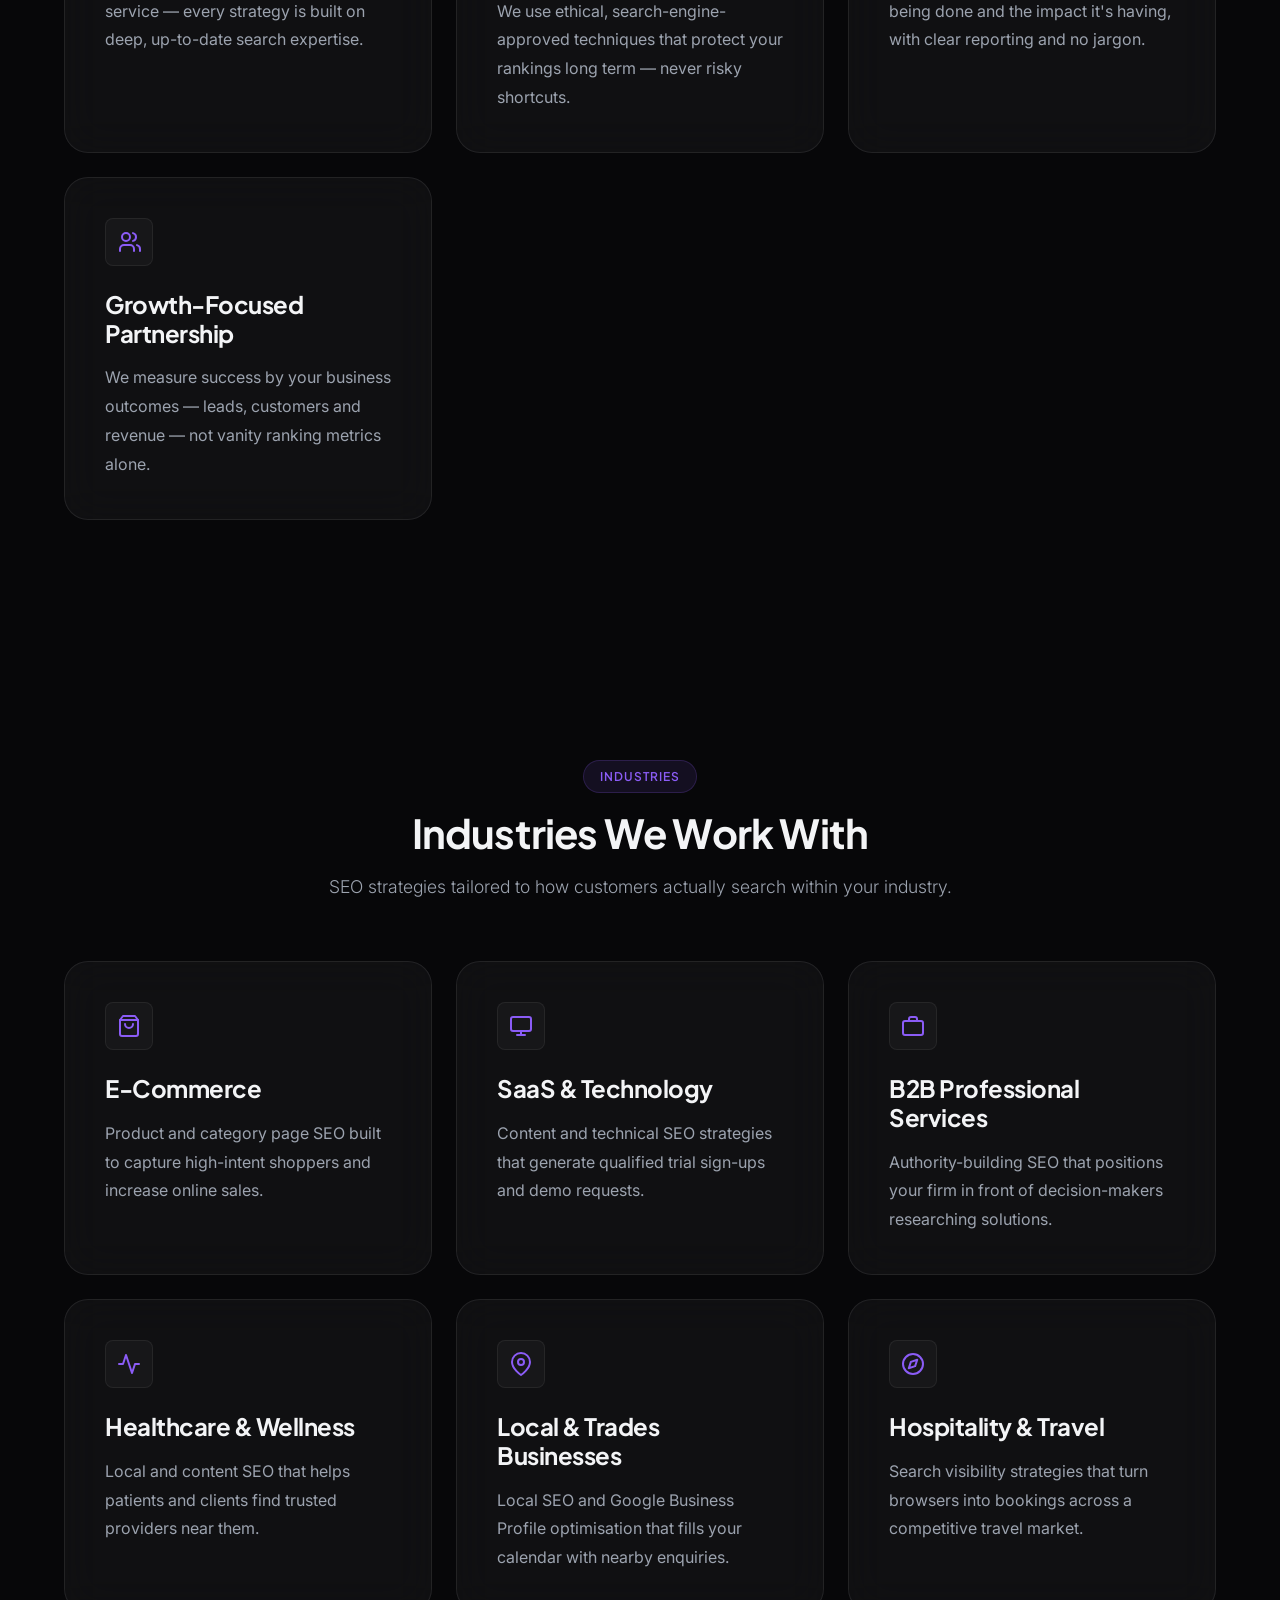
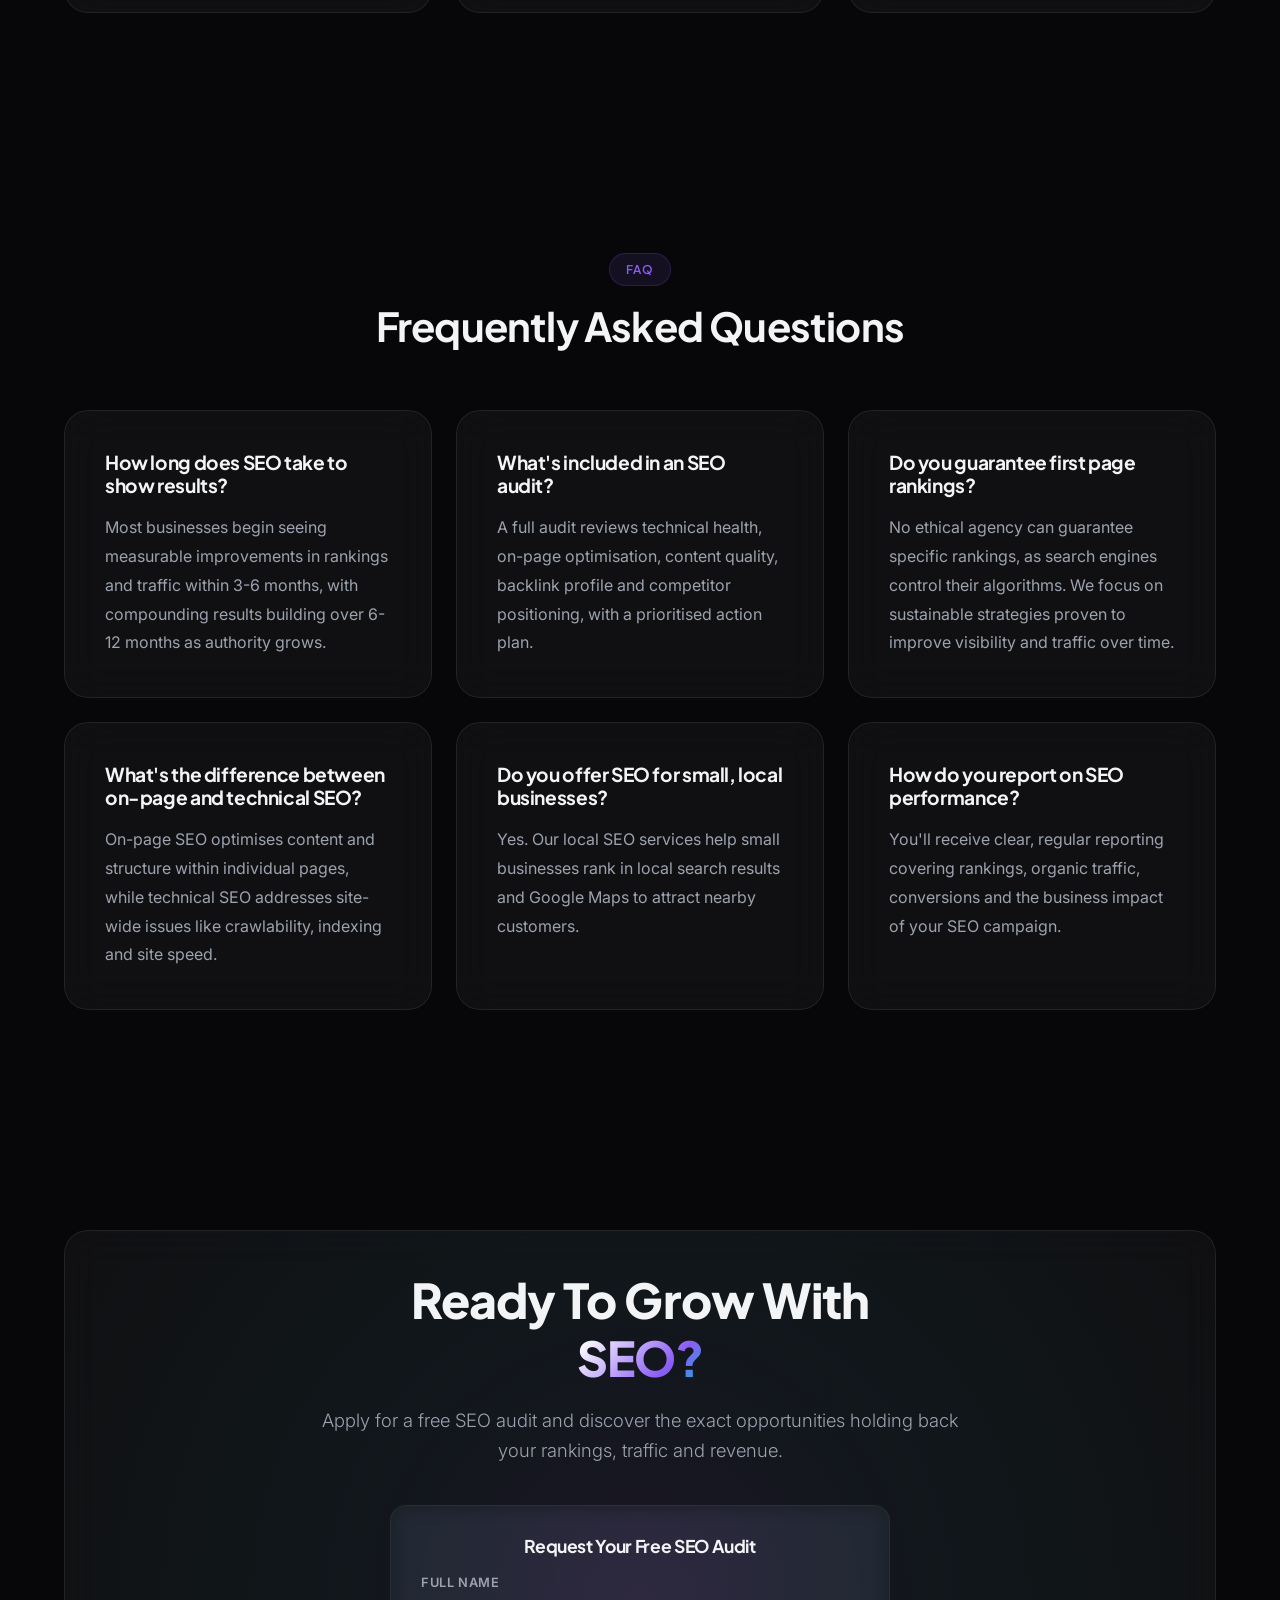
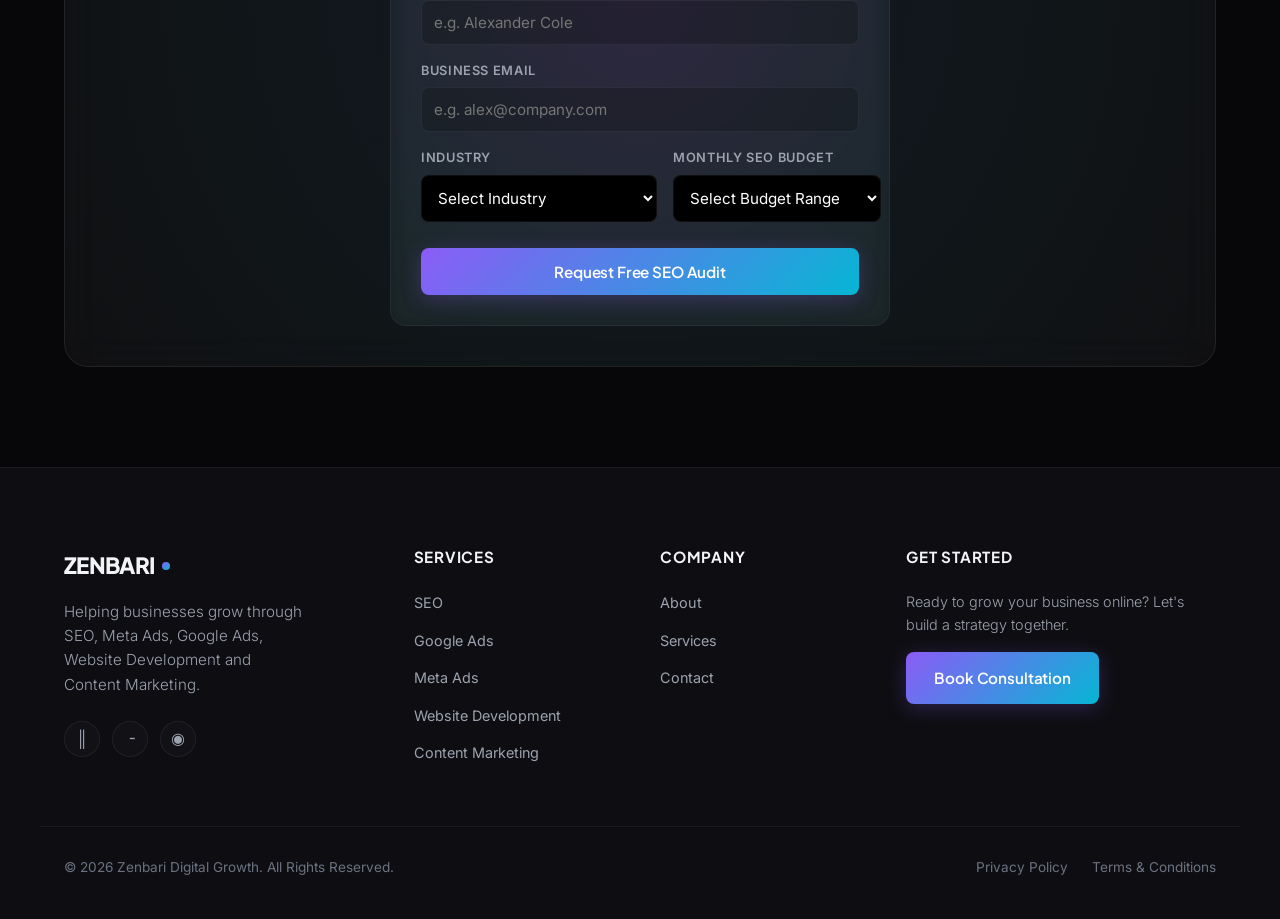
<file: seo-services.html>
<!DOCTYPE html>
<html lang="en">
<head>
  <meta charset="UTF-8">
  <meta name="viewport" content="width=device-width, initial-scale=1.0">

  <title>SEO Services | Zenbari Digital Growth</title>

  <meta name="description" content="Technical SEO, keyword research, on-page SEO, local SEO, content and link building services from Zenbari Digital Growth, helping businesses increase organic traffic and revenue.">

  <meta name="keywords" content="SEO services UK, technical SEO, keyword research, on-page SEO, local SEO, link building, SEO consultant, SEO agency">

  <meta property="og:title" content="SEO Services | Zenbari Digital Growth">
  <meta property="og:description" content="Full-spectrum SEO services focused on increasing organic traffic, rankings and revenue for growing businesses.">
  <meta property="og:type" content="website">
  <meta property="og:url" content="https://www.zenbari.co.uk/seo-services.html">

  <link rel="preconnect" href="https://fonts.googleapis.com">
  <link rel="preconnect" href="https://fonts.gstatic.com" crossorigin>

  <link rel="stylesheet" href="css/styles.css">
</head>
<body>

  <div class="background-canvas-container" aria-hidden="true">
    <div class="ambient-orb orb-violet"></div>
    <div class="ambient-orb orb-cyan"></div>
  </div>

  <header>
    <div class="container nav-container">

      <a href="index.html" class="logo">ZENBARI<span class="logo-dot"></span></a>

      <nav aria-label="Main Navigation">
        <ul class="nav-menu">
          <li><a href="#services" class="nav-link">Services</a></li>
          <li><a href="#process" class="nav-link">Process</a></li>
          <li><a href="#faq" class="nav-link">FAQ</a></li>
          <li><a href="#book" class="btn btn-secondary" style="padding:10px 20px;font-size:.85rem;">Free SEO Audit</a></li>
        </ul>
      </nav>

      <button class="burger-menu" aria-label="Open mobile navigation menu" aria-expanded="false">
        <span class="burger-bar"></span>
        <span class="burger-bar"></span>
        <span class="burger-bar"></span>
      </button>

    </div>
  </header>

  <main>

    <!-- HERO (includes service overview) -->
    <section class="hero-section" id="hero">
      <div class="container hero-grid">

        <div class="hero-content">

          <span class="badge">UK SEO Consultant</span>

          <h1 class="hero-title">
            SEO Services That Help Businesses
            <span class="gradient-text">Increase Organic Traffic & Revenue</span>
          </h1>

          <p class="hero-description">
            Zenbari delivers full-spectrum SEO — technical audits, keyword research, on-page optimisation, local SEO, content and link building, and transparent reporting — built to improve rankings, attract qualified visitors and turn search visibility into sustainable, compounding revenue growth.
          </p>

          <div class="hero-ctas">
            <a href="#book" class="btn btn-primary">Request Free SEO Audit</a>
            <a href="#services" class="btn btn-secondary">Explore SEO Services</a>
          </div>

        </div>

        <div class="hero-visual-wrapper" aria-label="Interactive SEO visualisation">
          <div class="spline-placeholder-container">
            <div class="glow-ring ring-outer"></div>
            <div class="glow-ring ring-inner"></div>
            <canvas id="heroOrbCanvas" class="spline-canvas-fallback"></canvas>
          </div>
        </div>

      </div>
    </section>

    <!-- SIX SEO SERVICE CARDS -->
    <section class="services-section" id="services">
      <div class="container">

        <div class="section-header">
          <span class="badge">SEO Services</span>
          <h2 class="section-title">Everything You Need To Rank Higher</h2>
          <p class="section-subtitle">
            Six focused SEO disciplines working together to grow your search visibility, traffic and revenue.
          </p>
        </div>

        <div class="services-grid">

          <div class="glass-card service-card">
            <div class="service-icon-wrapper">
              <svg width="24" height="24" viewBox="0 0 24 24" fill="none" stroke="currentColor" stroke-width="2" stroke-linecap="round" stroke-linejoin="round">
                <circle cx="11" cy="11" r="7"></circle>
                <line x1="21" y1="21" x2="16.65" y2="16.65"></line>
              </svg>
            </div>
            <h3 class="service-title">Technical SEO Audits</h3>
            <p class="service-description">
              In-depth audits that uncover crawl errors, indexing issues, site speed problems and technical barriers holding your rankings back.
            </p>
            <a href="#book" class="service-cta">Get Audited <svg width="16" height="16" viewBox="0 0 24 24" fill="none" stroke="currentColor" stroke-width="2.5"><line x1="5" y1="12" x2="19" y2="12"></line><polyline points="12 5 19 12 12 19"></polyline></svg></a>
          </div>

          <div class="glass-card service-card">
            <div class="service-icon-wrapper">
              <svg width="24" height="24" viewBox="0 0 24 24" fill="none" stroke="currentColor" stroke-width="2" stroke-linecap="round" stroke-linejoin="round">
                <circle cx="12" cy="12" r="9"></circle>
                <circle cx="12" cy="12" r="5"></circle>
                <circle cx="12" cy="12" r="1"></circle>
              </svg>
            </div>
            <h3 class="service-title">Keyword Research & Strategy</h3>
            <p class="service-description">
              Data-backed keyword research that uncovers what your customers are actually searching for and builds a strategy around real buyer intent.
            </p>
            <a href="#book" class="service-cta">Find Keywords <svg width="16" height="16" viewBox="0 0 24 24" fill="none" stroke="currentColor" stroke-width="2.5"><line x1="5" y1="12" x2="19" y2="12"></line><polyline points="12 5 19 12 12 19"></polyline></svg></a>
          </div>

          <div class="glass-card service-card">
            <div class="service-icon-wrapper">
              <svg width="24" height="24" viewBox="0 0 24 24" fill="none" stroke="currentColor" stroke-width="2" stroke-linecap="round" stroke-linejoin="round">
                <path d="M12 20h9"></path>
                <path d="M16.5 3.5a2.121 2.121 0 013 3L7 19l-4 1 1-4L16.5 3.5z"></path>
              </svg>
            </div>
            <h3 class="service-title">On-Page SEO</h3>
            <p class="service-description">
              Optimised titles, meta descriptions, headings, internal linking and content structure that help search engines understand and rank your pages.
            </p>
            <a href="#book" class="service-cta">Optimise Pages <svg width="16" height="16" viewBox="0 0 24 24" fill="none" stroke="currentColor" stroke-width="2.5"><line x1="5" y1="12" x2="19" y2="12"></line><polyline points="12 5 19 12 12 19"></polyline></svg></a>
          </div>

          <div class="glass-card service-card">
            <div class="service-icon-wrapper">
              <svg width="24" height="24" viewBox="0 0 24 24" fill="none" stroke="currentColor" stroke-width="2" stroke-linecap="round" stroke-linejoin="round">
                <path d="M21 10c0 7-9 13-9 13s-9-6-9-13a9 9 0 0118 0z"></path>
                <circle cx="12" cy="10" r="3"></circle>
              </svg>
            </div>
            <h3 class="service-title">Local SEO & Google Business Profile</h3>
            <p class="service-description">
              Improve visibility in local search results and Google Maps so nearby customers find and choose your business first.
            </p>
            <a href="#book" class="service-cta">Rank Locally <svg width="16" height="16" viewBox="0 0 24 24" fill="none" stroke="currentColor" stroke-width="2.5"><line x1="5" y1="12" x2="19" y2="12"></line><polyline points="12 5 19 12 12 19"></polyline></svg></a>
          </div>

          <div class="glass-card service-card">
            <div class="service-icon-wrapper">
              <svg width="24" height="24" viewBox="0 0 24 24" fill="none" stroke="currentColor" stroke-width="2" stroke-linecap="round" stroke-linejoin="round">
                <path d="M10 13a5 5 0 007.54.54l3-3a5 5 0 00-7.07-7.07l-1.72 1.71"></path>
                <path d="M14 11a5 5 0 00-7.54-.54l-3 3a5 5 0 007.07 7.07l1.71-1.71"></path>
              </svg>
            </div>
            <h3 class="service-title">Content & Link Building</h3>
            <p class="service-description">
              Authority-building content and white-hat link acquisition that strengthen domain trust and compound organic rankings over time.
            </p>
            <a href="#book" class="service-cta">Build Authority <svg width="16" height="16" viewBox="0 0 24 24" fill="none" stroke="currentColor" stroke-width="2.5"><line x1="5" y1="12" x2="19" y2="12"></line><polyline points="12 5 19 12 12 19"></polyline></svg></a>
          </div>

          <div class="glass-card service-card">
            <div class="service-icon-wrapper">
              <svg width="24" height="24" viewBox="0 0 24 24" fill="none" stroke="currentColor" stroke-width="2" stroke-linecap="round" stroke-linejoin="round">
                <path d="M18 20V10M12 20V4M6 20v-6"/>
              </svg>
            </div>
            <h3 class="service-title">SEO Reporting & Analytics</h3>
            <p class="service-description">
              Clear, transparent reporting on rankings, traffic and conversions, so you always know exactly what your SEO investment is delivering.
            </p>
            <a href="#book" class="service-cta">Track Results <svg width="16" height="16" viewBox="0 0 24 24" fill="none" stroke="currentColor" stroke-width="2.5"><line x1="5" y1="12" x2="19" y2="12"></line><polyline points="12 5 19 12 12 19"></polyline></svg></a>
          </div>

        </div>

      </div>
    </section>

    <!-- BUSINESS BENEFITS (client-outcome focused) -->
    <section class="services-section" id="benefits">
      <div class="container">

        <div class="section-header">
          <span class="badge">Business Benefits</span>
          <h2 class="section-title">What Better Rankings Mean For Your Business</h2>
          <p class="section-subtitle">
            SEO isn't about rankings for their own sake — it's about the business results those rankings create.
          </p>
        </div>

        <div class="services-grid">

          <div class="glass-card service-card">
            <div class="service-icon-wrapper">
              <svg width="24" height="24" viewBox="0 0 24 24" fill="none" stroke="currentColor" stroke-width="2" stroke-linecap="round" stroke-linejoin="round">
                <path d="M3 17l6-6 4 4 8-8"/>
                <path d="M21 7v6h-6"/>
              </svg>
            </div>
            <h3 class="service-title">More Customers Finding You First</h3>
            <p class="service-description">
              When you rank above competitors, you capture the customers actively searching for what you offer — before they ever reach anyone else.
            </p>
          </div>

          <div class="glass-card service-card">
            <div class="service-icon-wrapper">
              <svg width="24" height="24" viewBox="0 0 24 24" fill="none" stroke="currentColor" stroke-width="2" stroke-linecap="round" stroke-linejoin="round">
                <path d="M3 7l6 6 4-4 8 8"/>
                <path d="M21 17v-6h-6"/>
              </svg>
            </div>
            <h3 class="service-title">Lower Cost Per Customer Over Time</h3>
            <p class="service-description">
              Unlike paid ads, organic rankings keep working after the work is done, steadily reducing your cost to acquire every new customer.
            </p>
          </div>

          <div class="glass-card service-card">
            <div class="service-icon-wrapper">
              <svg width="24" height="24" viewBox="0 0 24 24" fill="none" stroke="currentColor" stroke-width="2" stroke-linecap="round" stroke-linejoin="round">
                <path d="M12 22s8-4 8-10V5l-8-3-8 3v7c0 6 8 10 8 10z"/>
              </svg>
            </div>
            <h3 class="service-title">Greater Trust & Credibility</h3>
            <p class="service-description">
              Businesses that rank highly are perceived as more established and trustworthy, making visitors more likely to enquire and buy.
            </p>
          </div>

          <div class="glass-card service-card">
            <div class="service-icon-wrapper">
              <svg width="24" height="24" viewBox="0 0 24 24" fill="none" stroke="currentColor" stroke-width="2" stroke-linecap="round" stroke-linejoin="round">
                <path d="M23 4v6h-6"/>
                <path d="M1 20v-6h6"/>
                <path d="M3.51 9a9 9 0 0114.85-3.36L23 10M1 14l4.64 4.36A9 9 0 0020.49 15"/>
              </svg>
            </div>
            <h3 class="service-title">Predictable, Compounding Growth</h3>
            <p class="service-description">
              SEO builds a growth asset you own — traffic and leads that keep compounding month after month, independent of ad spend.
            </p>
          </div>

        </div>

      </div>
    </section>

    <!-- FOUR-STEP PROCESS -->
    <section class="process-section" id="process">
      <div class="container">

        <div class="section-header">
          <span class="badge">Process</span>
          <h2 class="section-title">Our Four-Step SEO Process</h2>
        </div>

        <div class="services-grid">

          <div class="glass-card service-card">
            <h3 class="service-title">1. Audit</h3>
            <p class="service-description">
              We review your website's technical health, current rankings and competitor landscape to identify the biggest opportunities.
            </p>
          </div>

          <div class="glass-card service-card">
            <h3 class="service-title">2. Research & Strategy</h3>
            <p class="service-description">
              We research your customers' search behaviour and build a keyword and content strategy aligned with real buyer intent.
            </p>
          </div>

          <div class="glass-card service-card">
            <h3 class="service-title">3. Optimise & Implement</h3>
            <p class="service-description">
              We implement technical fixes, on-page improvements, content and link building to strengthen your search presence.
            </p>
          </div>

          <div class="glass-card service-card">
            <h3 class="service-title">4. Track & Improve</h3>
            <p class="service-description">
              We monitor rankings, traffic and conversions, continuously refining the strategy to compound long-term results.
            </p>
          </div>

        </div>

      </div>
    </section>

    <!-- WHY CHOOSE ZENBARI -->
    <section class="why-us-section" id="why">
      <div class="container">

        <div class="section-header">
          <span class="badge">Why Zenbari</span>
          <h2 class="section-title">Why Choose Zenbari</h2>
          <p class="section-subtitle">
            SEO from a partner that treats your rankings, traffic and revenue as our own responsibility.
          </p>
        </div>

        <div class="why-grid">

          <div class="glass-card service-card">
            <div class="service-icon-wrapper">
              <svg width="24" height="24" viewBox="0 0 24 24" fill="none" stroke="currentColor" stroke-width="2" stroke-linecap="round" stroke-linejoin="round">
                <path d="M12 2l3 7h7l-5.5 4.5L18 21l-6-4-6 4 1.5-7.5L2 9h7z"/>
              </svg>
            </div>
            <h3 class="service-title">SEO-First Specialists</h3>
            <p class="service-description">
              SEO is our core focus, not an add-on service — every strategy is built on deep, up-to-date search expertise.
            </p>
          </div>

          <div class="glass-card service-card">
            <div class="service-icon-wrapper">
              <svg width="24" height="24" viewBox="0 0 24 24" fill="none" stroke="currentColor" stroke-width="2" stroke-linecap="round" stroke-linejoin="round">
                <circle cx="12" cy="12" r="10"/>
                <path d="M9 12l2 2 4-4"/>
              </svg>
            </div>
            <h3 class="service-title">White-Hat, Sustainable Methods</h3>
            <p class="service-description">
              We use ethical, search-engine-approved techniques that protect your rankings long term — never risky shortcuts.
            </p>
          </div>

          <div class="glass-card service-card">
            <div class="service-icon-wrapper">
              <svg width="24" height="24" viewBox="0 0 24 24" fill="none" stroke="currentColor" stroke-width="2" stroke-linecap="round" stroke-linejoin="round">
                <path d="M18 20V10M12 20V4M6 20v-6"/>
              </svg>
            </div>
            <h3 class="service-title">Transparent Reporting</h3>
            <p class="service-description">
              You'll always know exactly what's being done and the impact it's having, with clear reporting and no jargon.
            </p>
          </div>

          <div class="glass-card service-card">
            <div class="service-icon-wrapper">
              <svg width="24" height="24" viewBox="0 0 24 24" fill="none" stroke="currentColor" stroke-width="2" stroke-linecap="round" stroke-linejoin="round">
                <path d="M17 21v-2a4 4 0 00-4-4H7a4 4 0 00-4 4v2"/>
                <circle cx="9" cy="7" r="4"/>
                <path d="M23 21v-2a4 4 0 00-3-3.87"/>
                <path d="M16 3.13a4 4 0 010 7.75"/>
              </svg>
            </div>
            <h3 class="service-title">Growth-Focused Partnership</h3>
            <p class="service-description">
              We measure success by your business outcomes — leads, customers and revenue — not vanity ranking metrics alone.
            </p>
          </div>

        </div>

      </div>
    </section>

    <!-- INDUSTRIES WE WORK WITH -->
    <section class="services-section" id="industries">
      <div class="container">

        <div class="section-header">
          <span class="badge">Industries</span>
          <h2 class="section-title">Industries We Work With</h2>
          <p class="section-subtitle">
            SEO strategies tailored to how customers actually search within your industry.
          </p>
        </div>

        <div class="services-grid">

          <div class="glass-card service-card">
            <div class="service-icon-wrapper">
              <svg width="24" height="24" viewBox="0 0 24 24" fill="none" stroke="currentColor" stroke-width="2" stroke-linecap="round" stroke-linejoin="round">
                <path d="M6 2L3 6v14a2 2 0 002 2h14a2 2 0 002-2V6l-3-4z"/>
                <path d="M3 6h18"/>
                <path d="M16 10a4 4 0 01-8 0"/>
              </svg>
            </div>
            <h3 class="service-title">E-Commerce</h3>
            <p class="service-description">
              Product and category page SEO built to capture high-intent shoppers and increase online sales.
            </p>
          </div>

          <div class="glass-card service-card">
            <div class="service-icon-wrapper">
              <svg width="24" height="24" viewBox="0 0 24 24" fill="none" stroke="currentColor" stroke-width="2" stroke-linecap="round" stroke-linejoin="round">
                <rect x="2" y="3" width="20" height="14" rx="2"/>
                <path d="M8 21h8M12 17v4"/>
              </svg>
            </div>
            <h3 class="service-title">SaaS & Technology</h3>
            <p class="service-description">
              Content and technical SEO strategies that generate qualified trial sign-ups and demo requests.
            </p>
          </div>

          <div class="glass-card service-card">
            <div class="service-icon-wrapper">
              <svg width="24" height="24" viewBox="0 0 24 24" fill="none" stroke="currentColor" stroke-width="2" stroke-linecap="round" stroke-linejoin="round">
                <rect x="2" y="7" width="20" height="14" rx="2"/>
                <path d="M16 7V5a2 2 0 00-2-2h-4a2 2 0 00-2 2v2"/>
              </svg>
            </div>
            <h3 class="service-title">B2B Professional Services</h3>
            <p class="service-description">
              Authority-building SEO that positions your firm in front of decision-makers researching solutions.
            </p>
          </div>

          <div class="glass-card service-card">
            <div class="service-icon-wrapper">
              <svg width="24" height="24" viewBox="0 0 24 24" fill="none" stroke="currentColor" stroke-width="2" stroke-linecap="round" stroke-linejoin="round">
                <path d="M22 12h-4l-3 9L9 3l-3 9H2"/>
              </svg>
            </div>
            <h3 class="service-title">Healthcare & Wellness</h3>
            <p class="service-description">
              Local and content SEO that helps patients and clients find trusted providers near them.
            </p>
          </div>

          <div class="glass-card service-card">
            <div class="service-icon-wrapper">
              <svg width="24" height="24" viewBox="0 0 24 24" fill="none" stroke="currentColor" stroke-width="2" stroke-linecap="round" stroke-linejoin="round">
                <path d="M21 10c0 7-9 13-9 13s-9-6-9-13a9 9 0 0118 0z"></path>
                <circle cx="12" cy="10" r="3"></circle>
              </svg>
            </div>
            <h3 class="service-title">Local & Trades Businesses</h3>
            <p class="service-description">
              Local SEO and Google Business Profile optimisation that fills your calendar with nearby enquiries.
            </p>
          </div>

          <div class="glass-card service-card">
            <div class="service-icon-wrapper">
              <svg width="24" height="24" viewBox="0 0 24 24" fill="none" stroke="currentColor" stroke-width="2" stroke-linecap="round" stroke-linejoin="round">
                <circle cx="12" cy="12" r="10"/>
                <polygon points="16.24 7.76 14.12 14.12 7.76 16.24 9.88 9.88 16.24 7.76"/>
              </svg>
            </div>
            <h3 class="service-title">Hospitality & Travel</h3>
            <p class="service-description">
              Search visibility strategies that turn browsers into bookings across a competitive travel market.
            </p>
          </div>

        </div>

      </div>
    </section>

    <!-- FAQ -->
    <section class="faq-section" id="faq">
      <div class="container">

        <div class="section-header">
          <span class="badge">FAQ</span>
          <h2 class="section-title">Frequently Asked Questions</h2>
        </div>

        <div class="faq-grid">

          <div class="glass-card faq-item">
            <h3>How long does SEO take to show results?</h3>
            <p>Most businesses begin seeing measurable improvements in rankings and traffic within 3-6 months, with compounding results building over 6-12 months as authority grows.</p>
          </div>

          <div class="glass-card faq-item">
            <h3>What's included in an SEO audit?</h3>
            <p>A full audit reviews technical health, on-page optimisation, content quality, backlink profile and competitor positioning, with a prioritised action plan.</p>
          </div>

          <div class="glass-card faq-item">
            <h3>Do you guarantee first page rankings?</h3>
            <p>No ethical agency can guarantee specific rankings, as search engines control their algorithms. We focus on sustainable strategies proven to improve visibility and traffic over time.</p>
          </div>

          <div class="glass-card faq-item">
            <h3>What's the difference between on-page and technical SEO?</h3>
            <p>On-page SEO optimises content and structure within individual pages, while technical SEO addresses site-wide issues like crawlability, indexing and site speed.</p>
          </div>

          <div class="glass-card faq-item">
            <h3>Do you offer SEO for small, local businesses?</h3>
            <p>Yes. Our local SEO services help small businesses rank in local search results and Google Maps to attract nearby customers.</p>
          </div>

          <div class="glass-card faq-item">
            <h3>How do you report on SEO performance?</h3>
            <p>You'll receive clear, regular reporting covering rankings, organic traffic, conversions and the business impact of your SEO campaign.</p>
          </div>

        </div>

      </div>
    </section>

    <!-- CTA + ENQUIRY FORM -->
    <section class="cta-section" id="book">
      <div class="container">
        <div class="glass-card cta-banner-card">
          <div class="cta-banner-content">
            <h2 class="cta-title">Ready To Grow With <br><span class="gradient-text">SEO?</span></h2>
            <p class="cta-description">
              Apply for a free SEO audit and discover the exact opportunities holding back your rankings, traffic and revenue.
            </p>

            <div class="scheduler-widget">
              <h3 class="widget-title">Request Your Free SEO Audit</h3>

              <form class="scheduler-form" id="bookingForm">
                <div class="form-group">
                  <label for="bookingName">Full Name</label>
                  <input type="text" id="bookingName" class="form-input" placeholder="e.g. Alexander Cole" required>
                </div>

                <div class="form-group">
                  <label for="bookingEmail">Business Email</label>
                  <input type="email" id="bookingEmail" class="form-input" placeholder="e.g. alex@company.com" required>
                </div>

                <div class="form-row">
                  <div class="form-group">
                    <label for="bookingIndustry">Industry</label>
                    <select id="bookingIndustry" class="form-input" style="background: #000; cursor: pointer;" required>
                      <option value="" disabled selected>Select Industry</option>
                      <option value="ecommerce">E-Commerce Brand</option>
                      <option value="saas">SaaS / Tech Startup</option>
                      <option value="b2b">B2B Professional Services</option>
                      <option value="personal-brand">Personal Brand</option>
                    </select>
                  </div>

                  <div class="form-group">
                    <label for="bookingBudget">Monthly SEO Budget</label>
                    <select id="bookingBudget" class="form-input" style="background: #000; cursor: pointer;" required>
                      <option value="" disabled selected>Select Budget Range</option>
                      <option value="sub-1k">Under $1,000 / mo</option>
                      <option value="mid-scale">$1,000 - $5,000 / mo</option>
                      <option value="high-scale">$5,000 - $15,000 / mo</option>
                      <option value="enterprise">$15,000+ / mo</option>
                    </select>
                  </div>
                </div>

                <button type="submit" class="btn btn-primary form-submit-btn">Request Free SEO Audit</button>
              </form>

              <div class="success-overlay">
                <div class="success-icon">&#10004;</div>
                <h4>SEO Audit Requested!</h4>
                <p>We're reviewing your website details. One of our senior SEO strategists will email you within 24 hours with your audit findings.</p>
              </div>
            </div>

          </div>
        </div>
      </div>
    </section>

  </main>

  <footer>
    <div class="container footer-grid">
      <div class="footer-brand">
        <a href="index.html" class="logo">ZENBARI<span class="logo-dot"></span></a>
        <p>Helping businesses grow through SEO, Meta Ads, Google Ads, Website Development and Content Marketing.</p>
        <div class="social-links">
          <a href="https://linkedin.com" class="social-btn" aria-label="Zenbari Growth LinkedIn" target="_blank">&#9553;</a>
          <a href="https://twitter.com" class="social-btn" aria-label="Zenbari Growth Twitter" target="_blank">&#9590;</a>
          <a href="https://instagram.com" class="social-btn" aria-label="Zenbari Growth Instagram" target="_blank">&#9673;</a>
        </div>
      </div>

      <div class="footer-col">
        <h5>Services</h5>
        <ul class="footer-links">
          <li><a href="seo-services.html">SEO</a></li>
          <li><a href="google-ads.html">Google Ads</a></li>
          <li><a href="meta-ads.html">Meta Ads</a></li>
          <li><a href="website-development.html">Website Development</a></li>
          <li><a href="content-marketing.html">Content Marketing</a></li>
        </ul>
      </div>

      <div class="footer-col">
        <h5>Company</h5>
        <ul class="footer-links">
          <li><a href="index.html#about">About</a></li>
          <li><a href="index.html#services">Services</a></li>
          <li><a href="index.html#contact">Contact</a></li>
        </ul>
      </div>

      <div class="footer-col newsletter-box">
        <h5>Get Started</h5>
        <p>Ready to grow your business online? Let's build a strategy together.</p>
        <a href="#book" class="btn btn-primary">Book Consultation</a>
      </div>
    </div>

    <div class="container footer-bottom">
      <div>&copy; 2026 Zenbari Digital Growth. All Rights Reserved.</div>
      <div class="footer-legal">
        <a href="#">Privacy Policy</a>
        <a href="#">Terms & Conditions</a>
      </div>
    </div>
  </footer>

  <script src="js/app.js"></script>
</body>
</html>
</file>
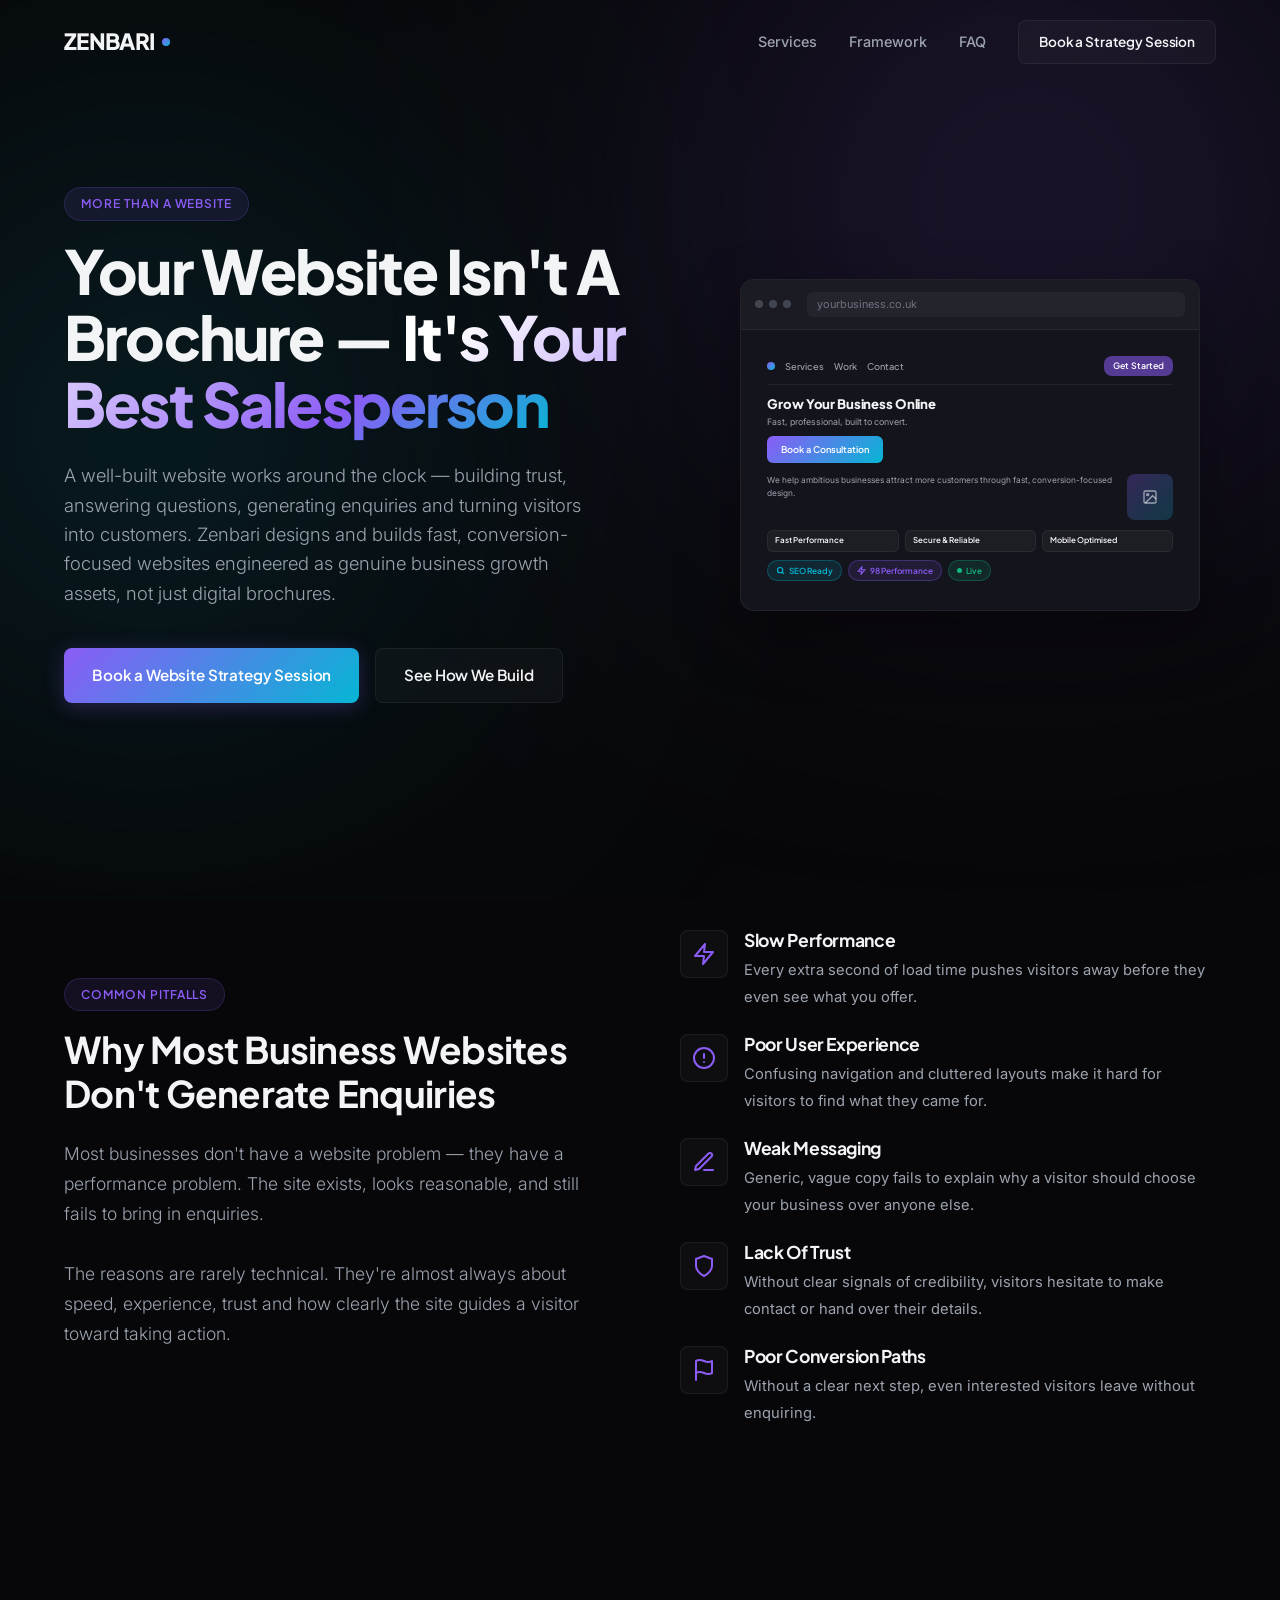
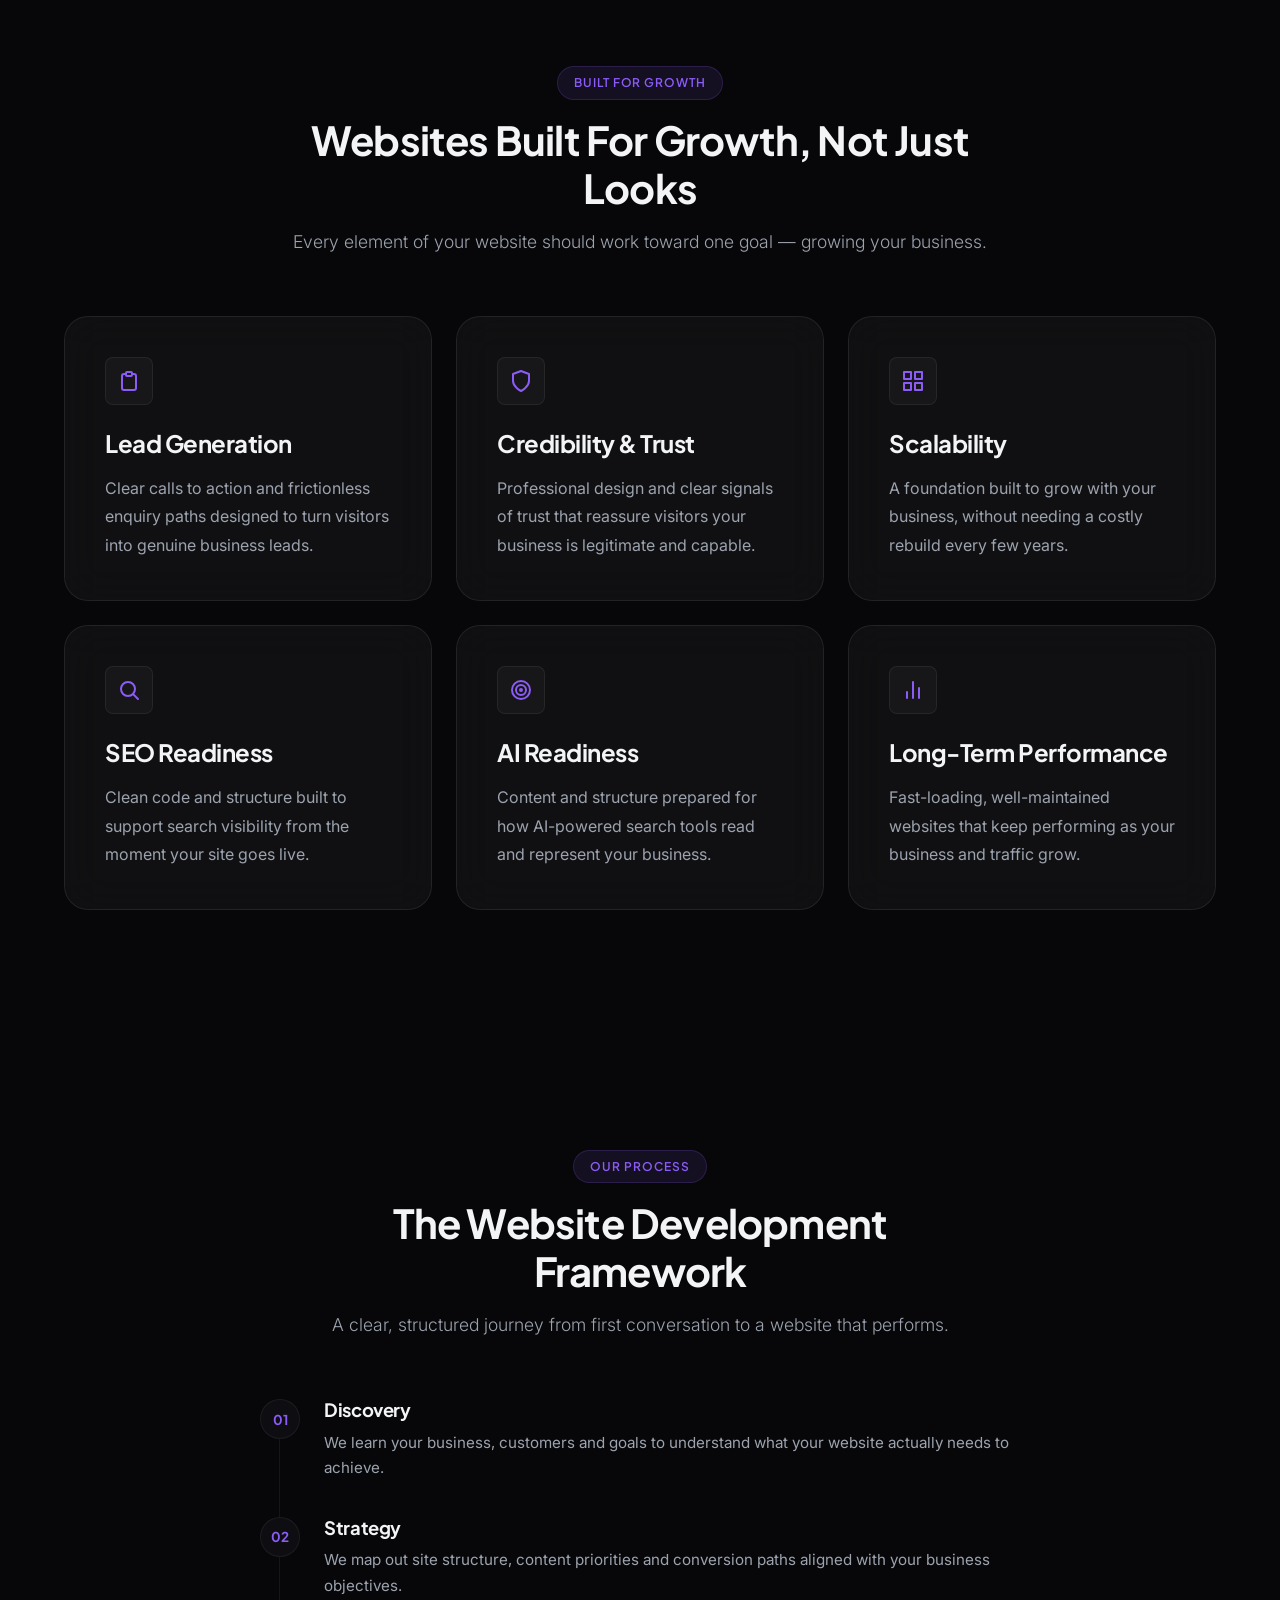
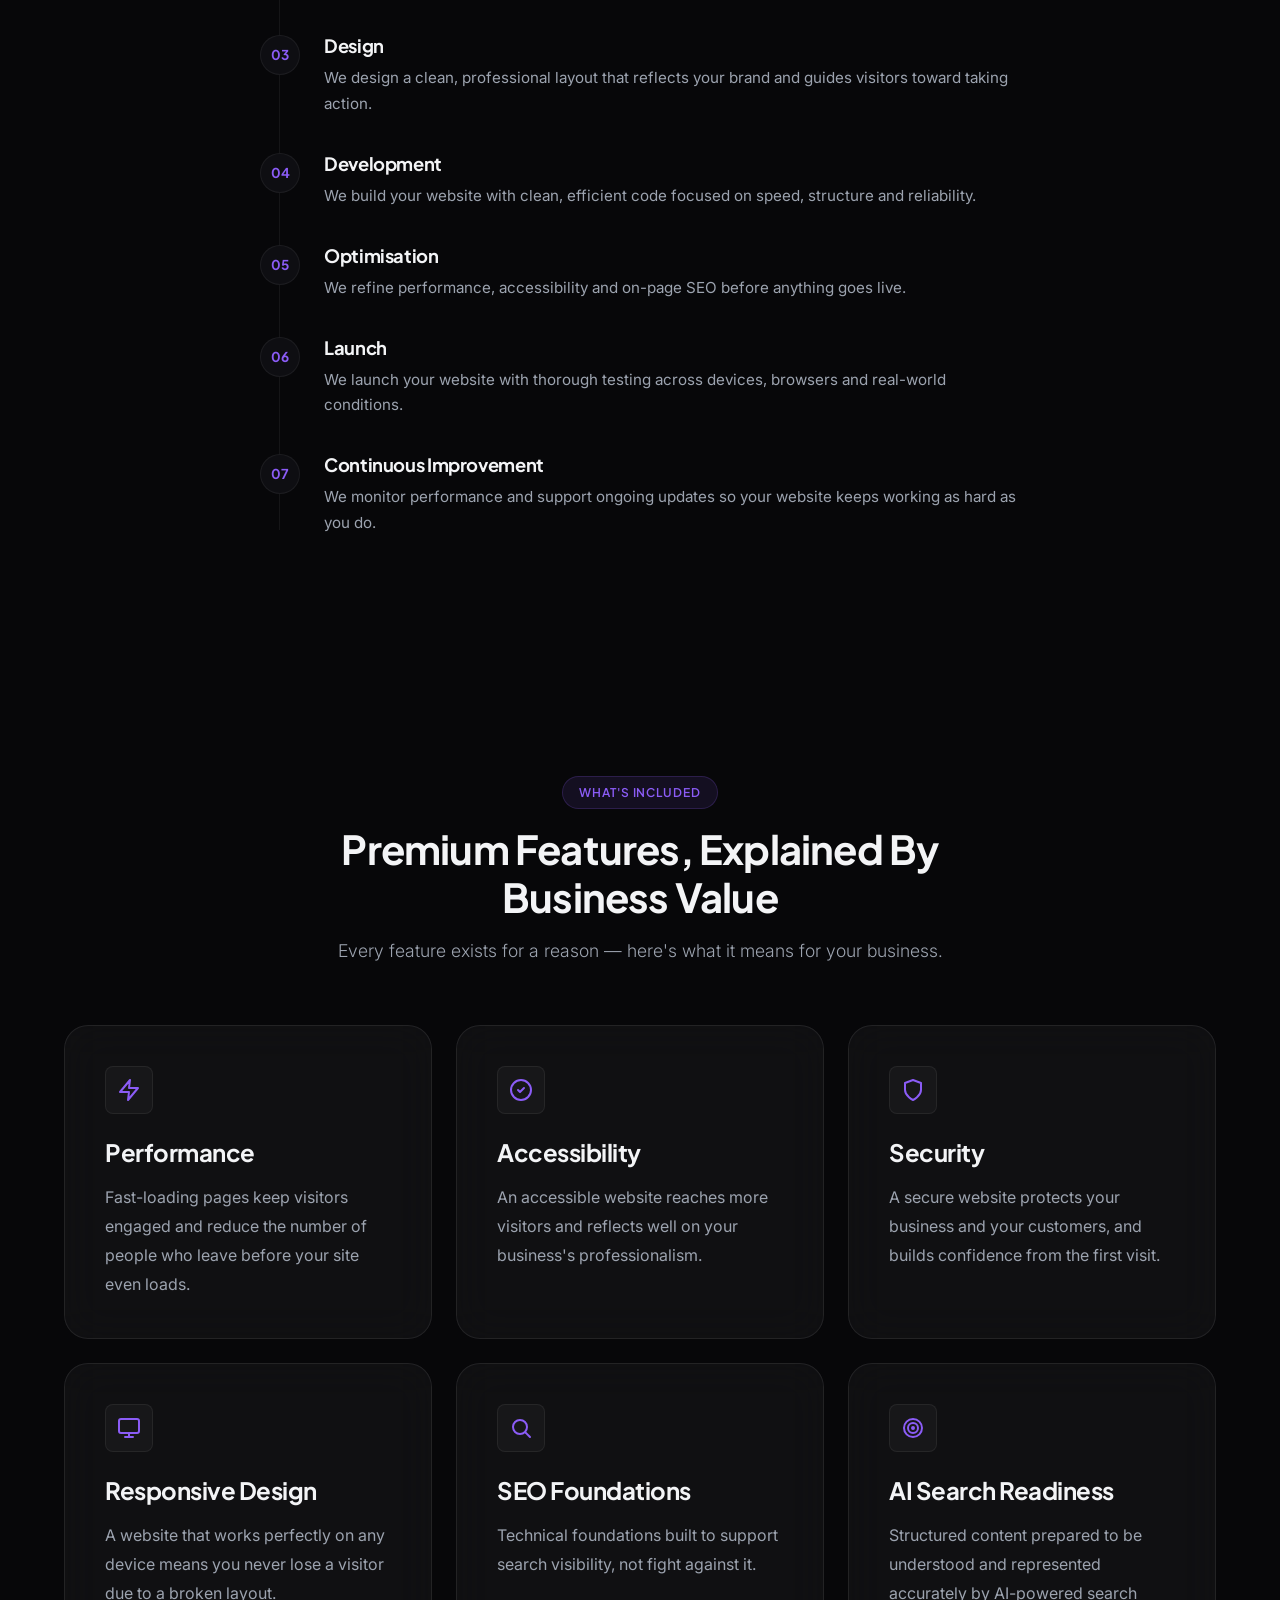
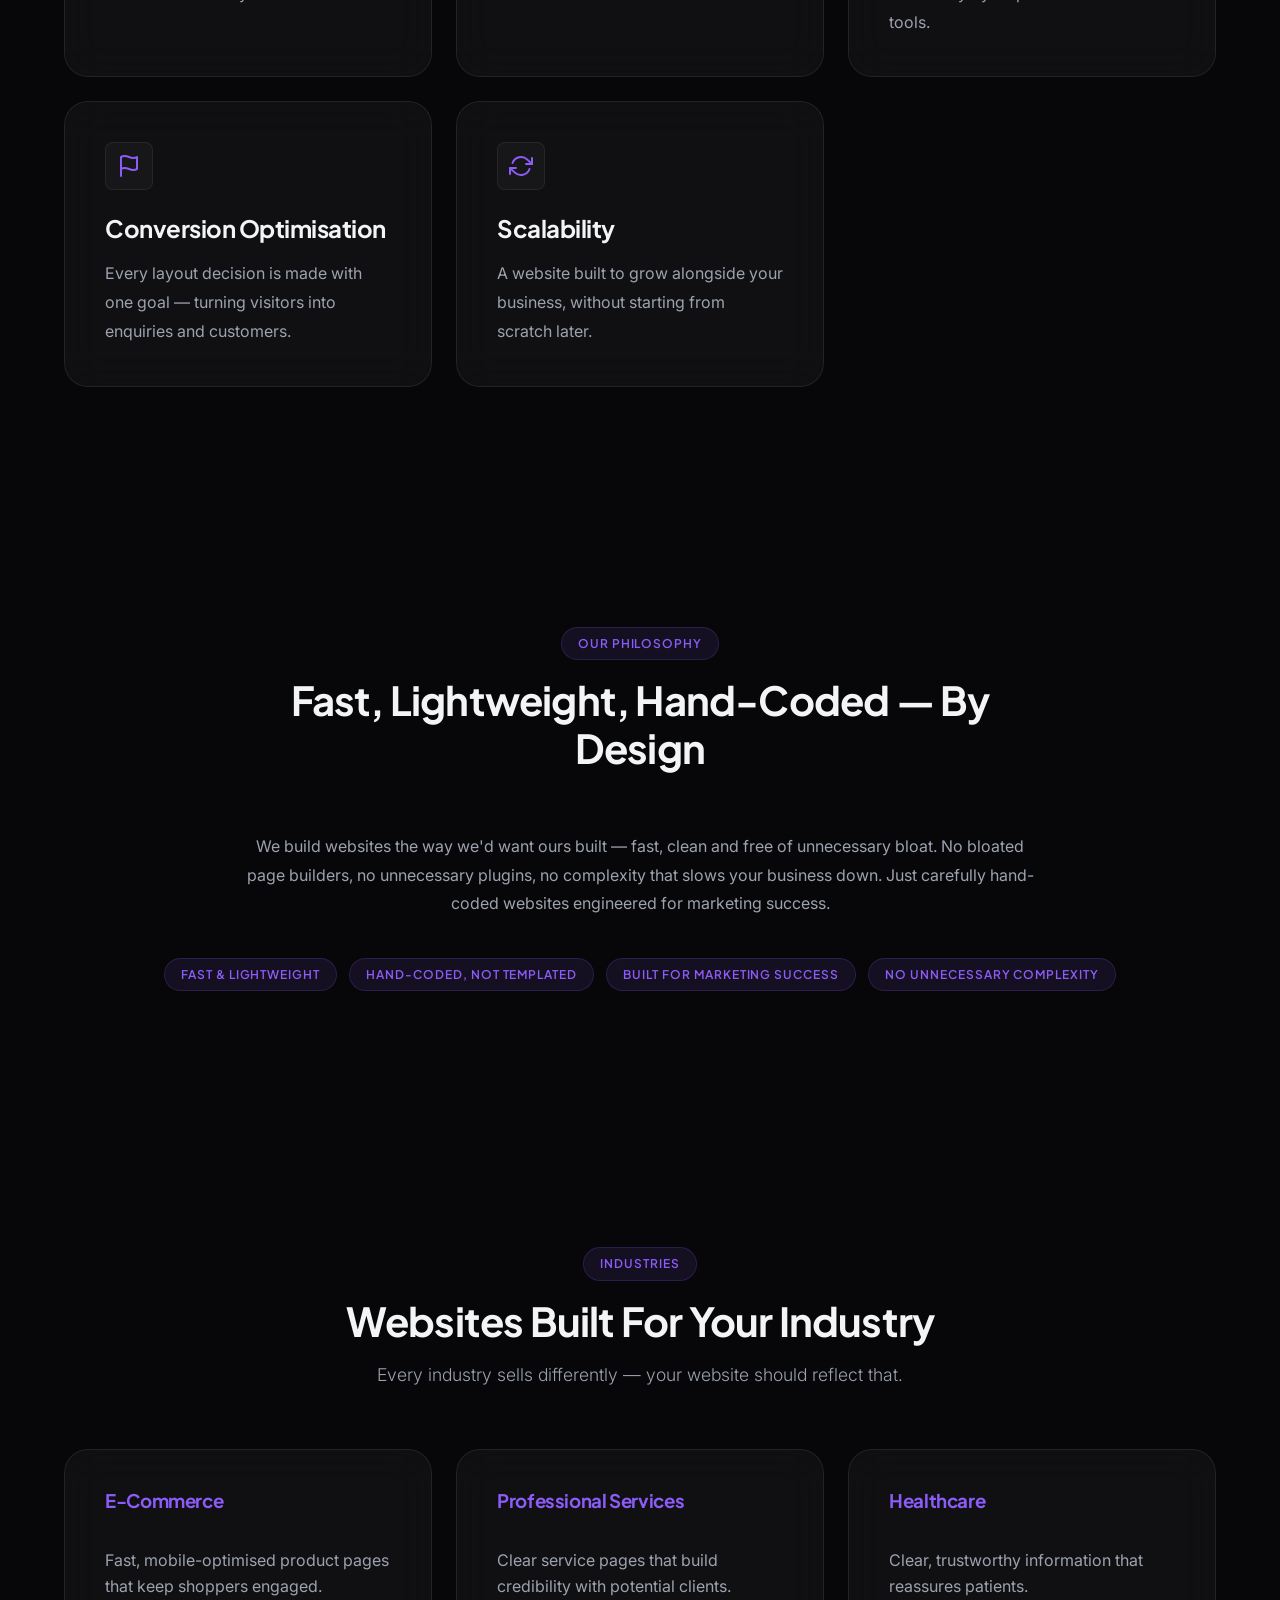
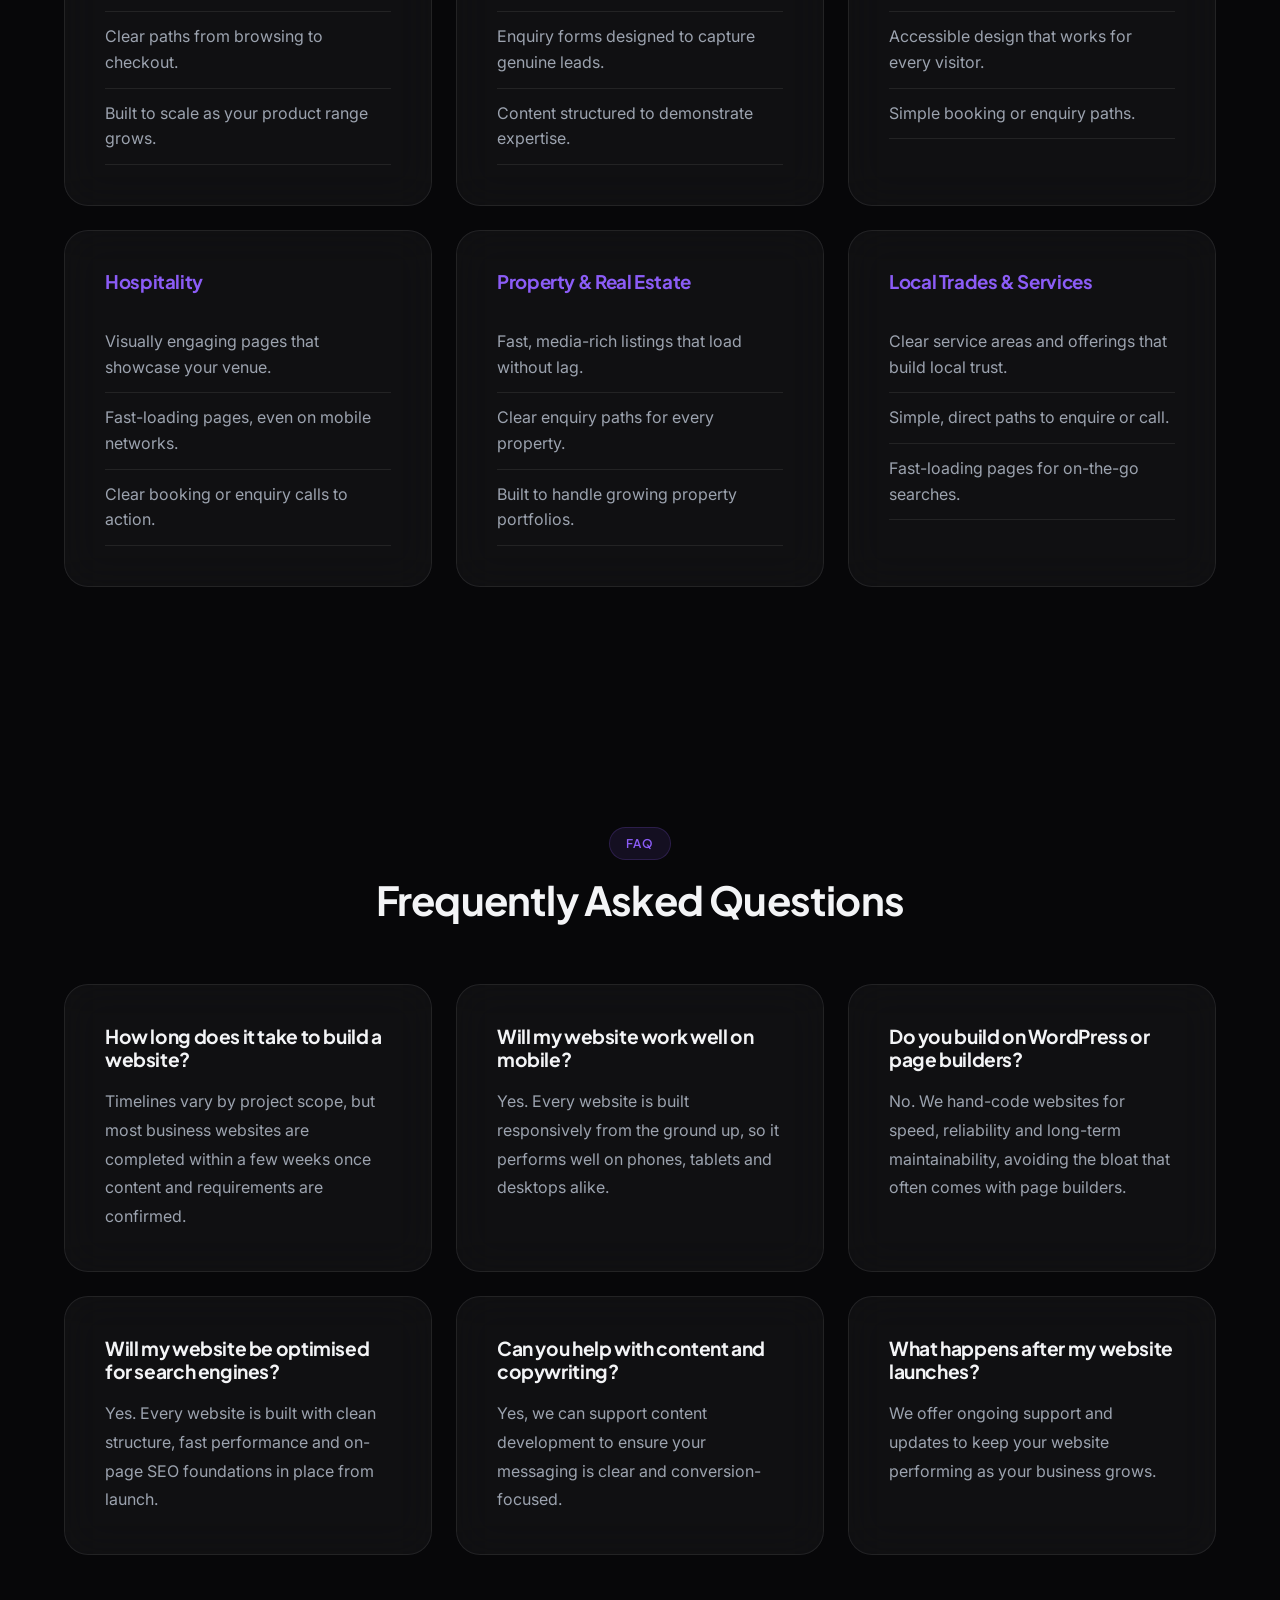
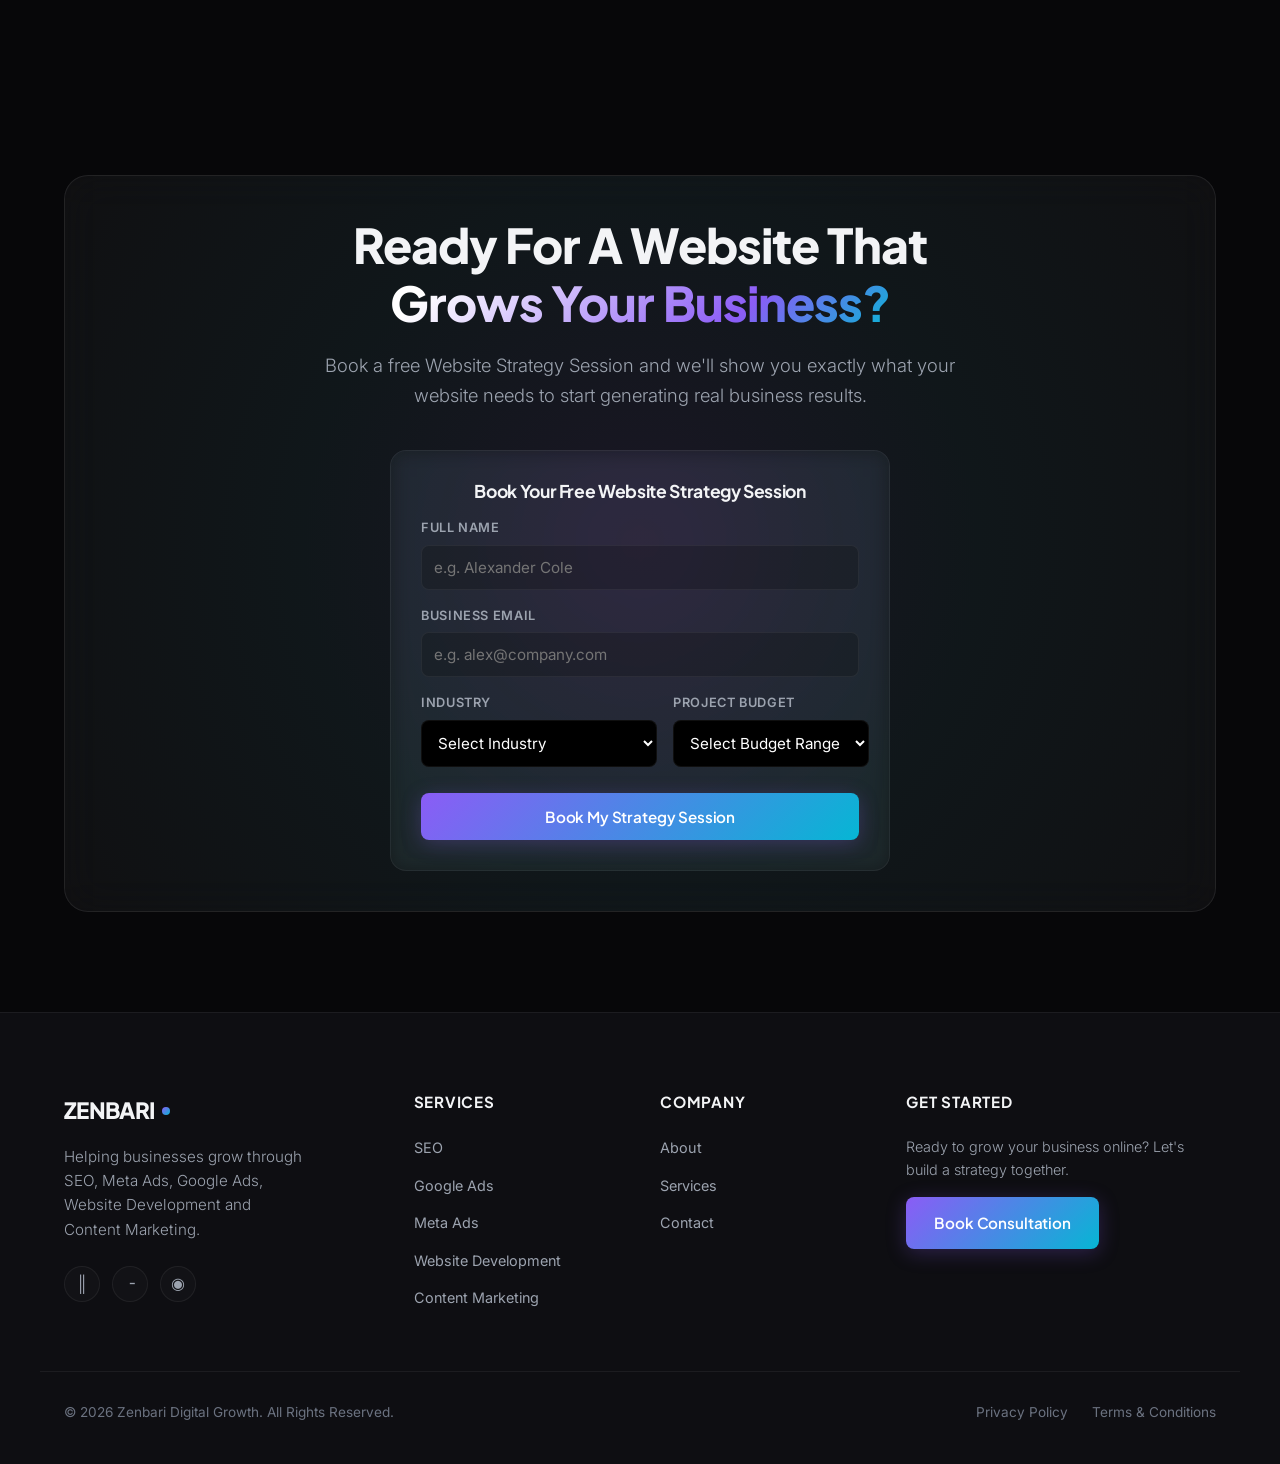
<file: website-development.html>
<!DOCTYPE html>
<html lang="en">
<head>
  <meta charset="UTF-8">
  <meta name="viewport" content="width=device-width, initial-scale=1.0">

  <title>Website Development | Zenbari Digital Growth</title>

  <meta name="description" content="Business websites from Zenbari Digital Growth, built to generate enquiries, build trust and support marketing — fast, hand-coded and engineered for growth, not just good looks.">

  <meta name="keywords" content="website development, business website, lead generation website, conversion focused web design, fast websites, SEO ready website, AI search ready website">

  <meta property="og:title" content="Website Development | Zenbari Digital Growth">
  <meta property="og:description" content="Websites built as business growth assets — fast, trustworthy and designed to turn visitors into enquiries.">
  <meta property="og:type" content="website">
  <meta property="og:url" content="https://www.zenbari.co.uk/website-development.html">

  <link rel="preconnect" href="https://fonts.googleapis.com">
  <link rel="preconnect" href="https://fonts.gstatic.com" crossorigin>

  <link rel="stylesheet" href="css/styles.css">

  <!-- Page-scoped styles for this page's two bespoke visuals: the hero "evolving browser window"
       and the vertical framework timeline. Kept out of css/styles.css since only this file may be
       modified for this page. Hero animation is opacity/transform only (GPU-friendly) and respects
       prefers-reduced-motion; the timeline is static (no animation at all). -->
  <style>
    /* ---------- HERO: a real (if small) business website building itself section by section, then
       holding fully-built before resetting. Same browser chrome/colours/footprint/position as before -
       the content inside is now genuine mini-website copy (real nav labels, a real headline, a real
       CTA, real feature labels) rather than abstract wireframe bars, and the ending is three distinct
       beats (SEO Ready -> Performance -> Live) rather than one combined row.
       Each of the 8 groups below shares one 12s cycle: rises in at its own moment (0-66%, landing the
       last piece around 8s), then ALL hold together fully visible (~2.9s pause), then ALL fade out
       together at 88%-100% before the loop restarts - genuinely synchronised, not independent
       cross-fades. Opacity + transform only; see reduced-motion below for the static fallback. ---------- */
    .wdev-browser {
      width: 100%; max-width: 460px; border-radius: 14px; overflow: hidden;
      border: 1px solid var(--border-color); background: var(--bg-tertiary);
      box-shadow: 0 25px 60px rgba(0,0,0,.35);
      transition: transform .5s cubic-bezier(0.16, 1, 0.3, 1), box-shadow .5s ease;
    }
    /* Hover: a slight lift + gentle tilt + soft glow - a state transition, not a looping animation */
    .wdev-browser:hover {
      transform: perspective(900px) rotateX(2deg) rotateY(-2deg) translateY(-6px);
      box-shadow: 0 35px 70px rgba(0,0,0,.4), 0 0 46px rgba(var(--accent-primary-rgb), .18);
    }
    .wdev-browser:hover .wdev-cta-btn {
      transform: scale(1.06);
      box-shadow: 0 0 16px rgba(var(--accent-primary-rgb), .45);
    }
    .wdev-browser:hover .wdev-live-dot { animation: wdev-pulse-once .7s ease; }
    @keyframes wdev-pulse-once { 0%, 100% { transform: scale(1); } 50% { transform: scale(1.7); } }

    .wdev-browser-bar {
      display: flex; align-items: center; gap: 6px; padding: 12px 14px;
      background: rgba(255,255,255,.03); border-bottom: 1px solid var(--border-color);
    }
    .wdev-dot { width: 8px; height: 8px; border-radius: 50%; background: var(--text-muted); opacity: .5; }
    .wdev-url {
      margin-left: 10px; flex: 1; font-size: .68rem; color: var(--text-muted);
      background: rgba(255,255,255,.04); padding: 4px 10px; border-radius: 6px;
    }
    .wdev-browser-body { position: relative; height: 280px; padding: 26px; }

    .wdev-site-nav { display: flex; align-items: center; justify-content: space-between; padding-bottom: 8px; border-bottom: 1px solid var(--border-color); }
    .wdev-nav-left { display: flex; align-items: center; gap: 10px; }
    .wdev-nav-logo { width: 8px; height: 8px; border-radius: 50%; background: var(--accent-gradient); flex-shrink: 0; }
    .wdev-nav-link { font-family: var(--font-headings); font-size: .58rem; font-weight: 500; color: var(--text-secondary); }
    .wdev-nav-cta {
      font-family: var(--font-headings); font-size: .55rem; font-weight: 600; color: #fff;
      background: rgba(var(--accent-primary-rgb), .55); padding: 3px 9px; border-radius: 8px;
    }

    .wdev-headline { margin-top: 11px; }
    .wdev-heading-line {
      font-family: var(--font-headings); font-weight: 800; font-size: .82rem; line-height: 1.2;
      color: var(--text-primary); letter-spacing: -.01em; margin-bottom: 4px;
    }
    .wdev-sub-line { font-size: .55rem; color: var(--text-secondary); line-height: 1.3; }

    /* Split into wrap (carries the entrance animation) + btn (carries the hover transform) -
       an element can't have its transform driven by both a looping @keyframes animation and a
       :hover rule at once, since animations take precedence over normal-priority rules for the
       same property. Keeping them on separate elements avoids that conflict entirely. */
    .wdev-cta-wrap { margin-top: 8px; }
    .wdev-cta-btn {
      display: inline-block; font-family: var(--font-headings); font-weight: 600;
      font-size: .58rem; color: #fff; background: var(--accent-gradient);
      padding: 6px 14px; border-radius: 6px; transition: transform .3s ease, box-shadow .3s ease;
    }

    .wdev-content-row { margin-top: 11px; display: flex; gap: 12px; align-items: flex-start; }
    .wdev-content-text { flex: 1; }
    .wdev-content-text p { font-size: .52rem; color: var(--text-secondary); line-height: 1.55; }
    .wdev-image-placeholder {
      width: 46px; height: 46px; border-radius: 8px; flex-shrink: 0;
      background: linear-gradient(135deg, rgba(var(--accent-primary-rgb),.28), rgba(var(--accent-secondary-rgb),.22));
      display: flex; align-items: center; justify-content: center; color: rgba(255,255,255,.55);
    }

    .wdev-features-row { margin-top: 10px; display: flex; gap: 6px; }
    .wdev-feature-card { flex: 1; padding: 5px 7px; border-radius: 6px; background: rgba(255,255,255,.04); border: 1px solid var(--border-color); }
    .wdev-feature-icon { width: 7px; height: 7px; border-radius: 2px; background: rgba(var(--accent-primary-rgb), .55); margin-bottom: 4px; }
    .wdev-feature-label { font-family: var(--font-headings); font-size: .5rem; font-weight: 600; color: var(--text-primary); line-height: 1.2; }

    .wdev-status-row { margin-top: 8px; display: flex; gap: 6px; }
    .wdev-seo-badge, .wdev-perf-badge, .wdev-live-badge {
      display: inline-flex; align-items: center; gap: 4px; font-family: var(--font-headings);
      font-size: .52rem; font-weight: 600; padding: 3px 8px; border-radius: 12px;
    }
    .wdev-seo-badge { background: rgba(var(--accent-secondary-rgb), .12); border: 1px solid rgba(var(--accent-secondary-rgb), .3); color: var(--accent-secondary); }
    .wdev-perf-badge { background: rgba(var(--accent-primary-rgb), .12); border: 1px solid rgba(var(--accent-primary-rgb), .3); color: var(--accent-primary); }
    .wdev-live-badge { background: rgba(16,185,129,.12); border: 1px solid rgba(16,185,129,.3); color: #10b981; }
    .wdev-live-dot { width: 5px; height: 5px; border-radius: 50%; background: #10b981; }

    .wdev-site-nav    { animation: wdev-el-1 12s ease-in-out infinite; }
    .wdev-headline    { animation: wdev-el-2 12s ease-in-out infinite; }
    .wdev-cta-wrap    { animation: wdev-el-3 12s ease-in-out infinite; }
    .wdev-content-row { animation: wdev-el-4 12s ease-in-out infinite; }
    .wdev-features-row{ animation: wdev-el-5 12s ease-in-out infinite; }
    .wdev-seo-badge   { animation: wdev-el-6 12s ease-in-out infinite; }
    .wdev-perf-badge  { animation: wdev-el-7 12s ease-in-out infinite; }
    .wdev-live-badge  { animation: wdev-el-8 12s ease-in-out infinite; }

    @keyframes wdev-el-1 { 0%      { opacity: 0; transform: translateY(6px); } 5%, 88%  { opacity: 1; transform: translateY(0); } 100% { opacity: 0; transform: translateY(6px); } }
    @keyframes wdev-el-2 { 0%, 9%  { opacity: 0; transform: translateY(6px); } 14%, 88% { opacity: 1; transform: translateY(0); } 100% { opacity: 0; transform: translateY(6px); } }
    @keyframes wdev-el-3 { 0%, 18% { opacity: 0; transform: translateY(6px); } 23%, 88% { opacity: 1; transform: translateY(0); } 100% { opacity: 0; transform: translateY(6px); } }
    @keyframes wdev-el-4 { 0%, 27% { opacity: 0; transform: translateY(6px); } 32%, 88% { opacity: 1; transform: translateY(0); } 100% { opacity: 0; transform: translateY(6px); } }
    @keyframes wdev-el-5 { 0%, 36% { opacity: 0; transform: translateY(6px); } 41%, 88% { opacity: 1; transform: translateY(0); } 100% { opacity: 0; transform: translateY(6px); } }
    @keyframes wdev-el-6 { 0%, 45% { opacity: 0; transform: translateY(6px); } 50%, 88% { opacity: 1; transform: translateY(0); } 100% { opacity: 0; transform: translateY(6px); } }
    @keyframes wdev-el-7 { 0%, 54% { opacity: 0; transform: translateY(6px); } 59%, 88% { opacity: 1; transform: translateY(0); } 100% { opacity: 0; transform: translateY(6px); } }
    @keyframes wdev-el-8 { 0%, 61% { opacity: 0; transform: translateY(6px); } 66%, 88% { opacity: 1; transform: translateY(0); } 100% { opacity: 0; transform: translateY(6px); } }

    @media (prefers-reduced-motion: reduce) {
      .wdev-site-nav, .wdev-headline, .wdev-cta-wrap, .wdev-content-row, .wdev-features-row,
      .wdev-seo-badge, .wdev-perf-badge, .wdev-live-badge {
        animation: none !important; opacity: 1 !important; transform: none !important;
      }
      .wdev-browser:hover { transform: none; }
      .wdev-browser:hover .wdev-live-dot { animation: none !important; }
    }

    /* ---------- FRAMEWORK: vertical connected timeline (static, no animation) ---------- */
    .wdev-timeline { list-style: none; padding: 0; margin: 60px auto 0; max-width: 760px; position: relative; }
    .wdev-timeline::before {
      content: ''; position: absolute; left: 19px; top: 6px; bottom: 6px; width: 1px; background: var(--border-color);
    }
    .wdev-timeline-item { position: relative; display: flex; gap: 24px; padding-bottom: 36px; }
    .wdev-timeline-item:last-child { padding-bottom: 0; }
    .wdev-timeline-num {
      position: relative; z-index: 1; flex-shrink: 0; width: 40px; height: 40px; border-radius: 50%;
      background: var(--bg-secondary); border: 1px solid var(--border-color);
      display: flex; align-items: center; justify-content: center;
      font-family: var(--font-headings); font-weight: 700; font-size: .85rem; color: var(--accent-primary);
    }
    .wdev-timeline-body h3 { font-size: 1.15rem; margin-bottom: 8px; font-family: var(--font-headings); font-weight: 700; }
    .wdev-timeline-body p { color: var(--text-secondary); font-size: .95rem; line-height: 1.7; }
  </style>
</head>

<body>

  <div class="background-canvas-container" aria-hidden="true">
    <div class="ambient-orb orb-violet"></div>
    <div class="ambient-orb orb-cyan"></div>
  </div>

  <header>
    <div class="container nav-container">

      <a href="index.html" class="logo">ZENBARI<span class="logo-dot"></span></a>

      <nav aria-label="Main Navigation">
        <ul class="nav-menu">
          <li><a href="#services" class="nav-link">Services</a></li>
          <li><a href="#framework" class="nav-link">Framework</a></li>
          <li><a href="#faq" class="nav-link">FAQ</a></li>
          <li><a href="#book" class="btn btn-secondary" style="padding:10px 20px;font-size:.85rem;">Book a Strategy Session</a></li>
        </ul>
      </nav>

      <button class="burger-menu" aria-label="Open mobile navigation menu" aria-expanded="false">
        <span class="burger-bar"></span>
        <span class="burger-bar"></span>
        <span class="burger-bar"></span>
      </button>

    </div>
  </header>

  <main>

    <!-- HERO -->
    <section class="hero-section" id="hero">
      <div class="container hero-grid">

        <div class="hero-content">

          <span class="badge">More Than A Website</span>

          <h1 class="hero-title">
            Your Website Isn't A Brochure —
            <span class="gradient-text">It's Your Best Salesperson</span>
          </h1>

          <p class="hero-description">
            A well-built website works around the clock — building trust, answering questions, generating enquiries and turning visitors into customers. Zenbari designs and builds fast, conversion-focused websites engineered as genuine business growth assets, not just digital brochures.
          </p>

          <div class="hero-ctas">
            <a href="#book" class="btn btn-primary">Book a Website Strategy Session</a>
            <a href="#framework" class="btn btn-secondary">See How We Build</a>
          </div>

        </div>

        <div class="hero-visual-wrapper" aria-label="Website build process visualisation">
          <div class="wdev-browser" aria-hidden="true">
            <div class="wdev-browser-bar">
              <span class="wdev-dot"></span>
              <span class="wdev-dot"></span>
              <span class="wdev-dot"></span>
              <div class="wdev-url">yourbusiness.co.uk</div>
            </div>
            <div class="wdev-browser-body">

              <div class="wdev-site-nav">
                <div class="wdev-nav-left">
                  <span class="wdev-nav-logo"></span>
                  <span class="wdev-nav-link">Services</span>
                  <span class="wdev-nav-link">Work</span>
                  <span class="wdev-nav-link">Contact</span>
                </div>
                <span class="wdev-nav-cta">Get Started</span>
              </div>

              <div class="wdev-headline">
                <div class="wdev-heading-line">Grow Your Business Online</div>
                <div class="wdev-sub-line">Fast, professional, built to convert.</div>
              </div>

              <div class="wdev-cta-wrap">
                <span class="wdev-cta-btn">Book a Consultation</span>
              </div>

              <div class="wdev-content-row">
                <div class="wdev-content-text">
                  <p>We help ambitious businesses attract more customers through fast, conversion-focused design.</p>
                </div>
                <div class="wdev-image-placeholder">
                  <svg width="16" height="16" viewBox="0 0 24 24" fill="none" stroke="currentColor" stroke-width="2" aria-hidden="true">
                    <rect x="3" y="3" width="18" height="18" rx="2"/>
                    <circle cx="8.5" cy="8.5" r="1.5"/>
                    <path d="M21 15l-5-5L5 21"/>
                  </svg>
                </div>
              </div>

              <div class="wdev-features-row">
                <div class="wdev-feature-card">
                  <span class="wdev-feature-icon"></span>
                  <div class="wdev-feature-label">Fast Performance</div>
                </div>
                <div class="wdev-feature-card">
                  <span class="wdev-feature-icon"></span>
                  <div class="wdev-feature-label">Secure &amp; Reliable</div>
                </div>
                <div class="wdev-feature-card">
                  <span class="wdev-feature-icon"></span>
                  <div class="wdev-feature-label">Mobile Optimised</div>
                </div>
              </div>

              <div class="wdev-status-row">
                <span class="wdev-seo-badge">
                  <svg width="9" height="9" viewBox="0 0 24 24" fill="none" stroke="currentColor" stroke-width="3" aria-hidden="true"><circle cx="11" cy="11" r="7"></circle><line x1="21" y1="21" x2="16.65" y2="16.65"></line></svg>
                  SEO Ready
                </span>
                <span class="wdev-perf-badge">
                  <svg width="9" height="9" viewBox="0 0 24 24" fill="none" stroke="currentColor" stroke-width="3" aria-hidden="true"><path d="M13 2L3 14h9l-1 8 10-12h-9l1-8z"/></svg>
                  98 Performance
                </span>
                <span class="wdev-live-badge">
                  <span class="wdev-live-dot"></span>
                  Live
                </span>
              </div>

            </div>
          </div>
        </div>

      </div>
    </section>

    <!-- WHY WEBSITES FAIL TO GENERATE ENQUIRIES -->
    <section class="about-section" id="why-fail">
      <div class="container about-grid">

        <div class="about-editorial-text">
          <span class="badge">Common Pitfalls</span>
          <h2 class="section-title" style="font-size:2.3rem;margin-bottom:24px;">Why Most Business Websites Don't Generate Enquiries</h2>
          <p>
            Most businesses don't have a website problem — they have a performance problem. The site exists, looks reasonable, and still fails to bring in enquiries.
          </p>
          <p>
            The reasons are rarely technical. They're almost always about speed, experience, trust and how clearly the site guides a visitor toward taking action.
          </p>
        </div>

        <div>
          <ul style="list-style:none;padding:0;display:flex;flex-direction:column;gap:24px;">

            <li style="display:flex;gap:16px;align-items:flex-start;">
              <div class="service-icon-wrapper" style="flex-shrink:0;">
                <svg width="24" height="24" viewBox="0 0 24 24" fill="none" stroke="currentColor" stroke-width="2" stroke-linecap="round" stroke-linejoin="round" aria-hidden="true">
                  <path d="M13 2L3 14h9l-1 8 10-12h-9l1-8z"/>
                </svg>
              </div>
              <div>
                <h3 class="service-title" style="font-size:1.1rem;margin-bottom:6px;">Slow Performance</h3>
                <p class="service-description" style="font-size:0.92rem;">Every extra second of load time pushes visitors away before they even see what you offer.</p>
              </div>
            </li>

            <li style="display:flex;gap:16px;align-items:flex-start;">
              <div class="service-icon-wrapper" style="flex-shrink:0;">
                <svg width="24" height="24" viewBox="0 0 24 24" fill="none" stroke="currentColor" stroke-width="2" stroke-linecap="round" stroke-linejoin="round" aria-hidden="true">
                  <circle cx="12" cy="12" r="10"/>
                  <line x1="12" y1="8" x2="12" y2="12"/>
                  <line x1="12" y1="16" x2="12.01" y2="16"/>
                </svg>
              </div>
              <div>
                <h3 class="service-title" style="font-size:1.1rem;margin-bottom:6px;">Poor User Experience</h3>
                <p class="service-description" style="font-size:0.92rem;">Confusing navigation and cluttered layouts make it hard for visitors to find what they came for.</p>
              </div>
            </li>

            <li style="display:flex;gap:16px;align-items:flex-start;">
              <div class="service-icon-wrapper" style="flex-shrink:0;">
                <svg width="24" height="24" viewBox="0 0 24 24" fill="none" stroke="currentColor" stroke-width="2" stroke-linecap="round" stroke-linejoin="round" aria-hidden="true">
                  <path d="M12 20h9"></path>
                  <path d="M16.5 3.5a2.121 2.121 0 013 3L7 19l-4 1 1-4L16.5 3.5z"></path>
                </svg>
              </div>
              <div>
                <h3 class="service-title" style="font-size:1.1rem;margin-bottom:6px;">Weak Messaging</h3>
                <p class="service-description" style="font-size:0.92rem;">Generic, vague copy fails to explain why a visitor should choose your business over anyone else.</p>
              </div>
            </li>

            <li style="display:flex;gap:16px;align-items:flex-start;">
              <div class="service-icon-wrapper" style="flex-shrink:0;">
                <svg width="24" height="24" viewBox="0 0 24 24" fill="none" stroke="currentColor" stroke-width="2" stroke-linecap="round" stroke-linejoin="round" aria-hidden="true">
                  <path d="M12 22s8-4 8-10V5l-8-3-8 3v7c0 6 8 10 8 10z"/>
                </svg>
              </div>
              <div>
                <h3 class="service-title" style="font-size:1.1rem;margin-bottom:6px;">Lack Of Trust</h3>
                <p class="service-description" style="font-size:0.92rem;">Without clear signals of credibility, visitors hesitate to make contact or hand over their details.</p>
              </div>
            </li>

            <li style="display:flex;gap:16px;align-items:flex-start;">
              <div class="service-icon-wrapper" style="flex-shrink:0;">
                <svg width="24" height="24" viewBox="0 0 24 24" fill="none" stroke="currentColor" stroke-width="2" stroke-linecap="round" stroke-linejoin="round" aria-hidden="true">
                  <path d="M4 15s1-1 4-1 5 2 8 2 4-1 4-1V3s-1 1-4 1-5-2-8-2-4 1-4 1z"/>
                  <line x1="4" y1="22" x2="4" y2="15"/>
                </svg>
              </div>
              <div>
                <h3 class="service-title" style="font-size:1.1rem;margin-bottom:6px;">Poor Conversion Paths</h3>
                <p class="service-description" style="font-size:0.92rem;">Without a clear next step, even interested visitors leave without enquiring.</p>
              </div>
            </li>

          </ul>
        </div>

      </div>
    </section>

    <!-- WEBSITES BUILT FOR GROWTH -->
    <section class="services-section" id="services">
      <div class="container">

        <div class="section-header">
          <span class="badge">Built For Growth</span>
          <h2 class="section-title">Websites Built For Growth, Not Just Looks</h2>
          <p class="section-subtitle">
            Every element of your website should work toward one goal — growing your business.
          </p>
        </div>

        <div class="services-grid">

          <div class="glass-card service-card">
            <div class="service-icon-wrapper">
              <svg width="24" height="24" viewBox="0 0 24 24" fill="none" stroke="currentColor" stroke-width="2" stroke-linecap="round" stroke-linejoin="round" aria-hidden="true">
                <path d="M9 5H7a2 2 0 00-2 2v12a2 2 0 002 2h10a2 2 0 002-2V7a2 2 0 00-2-2h-2"/>
                <rect x="9" y="3" width="6" height="4" rx="1"/>
              </svg>
            </div>
            <h3 class="service-title">Lead Generation</h3>
            <p class="service-description">
              Clear calls to action and frictionless enquiry paths designed to turn visitors into genuine business leads.
            </p>
          </div>

          <div class="glass-card service-card">
            <div class="service-icon-wrapper">
              <svg width="24" height="24" viewBox="0 0 24 24" fill="none" stroke="currentColor" stroke-width="2" stroke-linecap="round" stroke-linejoin="round" aria-hidden="true">
                <path d="M12 22s8-4 8-10V5l-8-3-8 3v7c0 6 8 10 8 10z"/>
              </svg>
            </div>
            <h3 class="service-title">Credibility & Trust</h3>
            <p class="service-description">
              Professional design and clear signals of trust that reassure visitors your business is legitimate and capable.
            </p>
          </div>

          <div class="glass-card service-card">
            <div class="service-icon-wrapper">
              <svg width="24" height="24" viewBox="0 0 24 24" fill="none" stroke="currentColor" stroke-width="2" stroke-linecap="round" stroke-linejoin="round" aria-hidden="true">
                <rect x="3" y="3" width="7" height="7"/>
                <rect x="14" y="3" width="7" height="7"/>
                <rect x="14" y="14" width="7" height="7"/>
                <rect x="3" y="14" width="7" height="7"/>
              </svg>
            </div>
            <h3 class="service-title">Scalability</h3>
            <p class="service-description">
              A foundation built to grow with your business, without needing a costly rebuild every few years.
            </p>
          </div>

          <div class="glass-card service-card">
            <div class="service-icon-wrapper">
              <svg width="24" height="24" viewBox="0 0 24 24" fill="none" stroke="currentColor" stroke-width="2" stroke-linecap="round" stroke-linejoin="round" aria-hidden="true">
                <circle cx="11" cy="11" r="7"></circle>
                <line x1="21" y1="21" x2="16.65" y2="16.65"></line>
              </svg>
            </div>
            <h3 class="service-title">SEO Readiness</h3>
            <p class="service-description">
              Clean code and structure built to support search visibility from the moment your site goes live.
            </p>
          </div>

          <div class="glass-card service-card">
            <div class="service-icon-wrapper">
              <svg width="24" height="24" viewBox="0 0 24 24" fill="none" stroke="currentColor" stroke-width="2" stroke-linecap="round" stroke-linejoin="round" aria-hidden="true">
                <circle cx="12" cy="12" r="9"></circle>
                <circle cx="12" cy="12" r="5"></circle>
                <circle cx="12" cy="12" r="1"></circle>
              </svg>
            </div>
            <h3 class="service-title">AI Readiness</h3>
            <p class="service-description">
              Content and structure prepared for how AI-powered search tools read and represent your business.
            </p>
          </div>

          <div class="glass-card service-card">
            <div class="service-icon-wrapper">
              <svg width="24" height="24" viewBox="0 0 24 24" fill="none" stroke="currentColor" stroke-width="2" stroke-linecap="round" stroke-linejoin="round" aria-hidden="true">
                <path d="M18 20V10M12 20V4M6 20v-6"/>
              </svg>
            </div>
            <h3 class="service-title">Long-Term Performance</h3>
            <p class="service-description">
              Fast-loading, well-maintained websites that keep performing as your business and traffic grow.
            </p>
          </div>

        </div>

      </div>
    </section>

    <!-- WEBSITE DEVELOPMENT FRAMEWORK (vertical timeline) -->
    <section class="process-section" id="framework">
      <div class="container">

        <div class="section-header">
          <span class="badge">Our Process</span>
          <h2 class="section-title">The Website Development Framework</h2>
          <p class="section-subtitle">
            A clear, structured journey from first conversation to a website that performs.
          </p>
        </div>

        <ol class="wdev-timeline">

          <li class="wdev-timeline-item">
            <span class="wdev-timeline-num">01</span>
            <div class="wdev-timeline-body">
              <h3>Discovery</h3>
              <p>We learn your business, customers and goals to understand what your website actually needs to achieve.</p>
            </div>
          </li>

          <li class="wdev-timeline-item">
            <span class="wdev-timeline-num">02</span>
            <div class="wdev-timeline-body">
              <h3>Strategy</h3>
              <p>We map out site structure, content priorities and conversion paths aligned with your business objectives.</p>
            </div>
          </li>

          <li class="wdev-timeline-item">
            <span class="wdev-timeline-num">03</span>
            <div class="wdev-timeline-body">
              <h3>Design</h3>
              <p>We design a clean, professional layout that reflects your brand and guides visitors toward taking action.</p>
            </div>
          </li>

          <li class="wdev-timeline-item">
            <span class="wdev-timeline-num">04</span>
            <div class="wdev-timeline-body">
              <h3>Development</h3>
              <p>We build your website with clean, efficient code focused on speed, structure and reliability.</p>
            </div>
          </li>

          <li class="wdev-timeline-item">
            <span class="wdev-timeline-num">05</span>
            <div class="wdev-timeline-body">
              <h3>Optimisation</h3>
              <p>We refine performance, accessibility and on-page SEO before anything goes live.</p>
            </div>
          </li>

          <li class="wdev-timeline-item">
            <span class="wdev-timeline-num">06</span>
            <div class="wdev-timeline-body">
              <h3>Launch</h3>
              <p>We launch your website with thorough testing across devices, browsers and real-world conditions.</p>
            </div>
          </li>

          <li class="wdev-timeline-item">
            <span class="wdev-timeline-num">07</span>
            <div class="wdev-timeline-body">
              <h3>Continuous Improvement</h3>
              <p>We monitor performance and support ongoing updates so your website keeps working as hard as you do.</p>
            </div>
          </li>

        </ol>

      </div>
    </section>

    <!-- PREMIUM FEATURES, EXPLAINED BY BUSINESS VALUE -->
    <section class="why-us-section" id="features">
      <div class="container">

        <div class="section-header">
          <span class="badge">What's Included</span>
          <h2 class="section-title">Premium Features, Explained By Business Value</h2>
          <p class="section-subtitle">
            Every feature exists for a reason — here's what it means for your business.
          </p>
        </div>

        <div class="why-grid">

          <div class="glass-card service-card">
            <div class="service-icon-wrapper">
              <svg width="24" height="24" viewBox="0 0 24 24" fill="none" stroke="currentColor" stroke-width="2" stroke-linecap="round" stroke-linejoin="round" aria-hidden="true">
                <path d="M13 2L3 14h9l-1 8 10-12h-9l1-8z"/>
              </svg>
            </div>
            <h3 class="service-title">Performance</h3>
            <p class="service-description">
              Fast-loading pages keep visitors engaged and reduce the number of people who leave before your site even loads.
            </p>
          </div>

          <div class="glass-card service-card">
            <div class="service-icon-wrapper">
              <svg width="24" height="24" viewBox="0 0 24 24" fill="none" stroke="currentColor" stroke-width="2" stroke-linecap="round" stroke-linejoin="round" aria-hidden="true">
                <circle cx="12" cy="12" r="10"/>
                <path d="M9 12l2 2 4-4"/>
              </svg>
            </div>
            <h3 class="service-title">Accessibility</h3>
            <p class="service-description">
              An accessible website reaches more visitors and reflects well on your business's professionalism.
            </p>
          </div>

          <div class="glass-card service-card">
            <div class="service-icon-wrapper">
              <svg width="24" height="24" viewBox="0 0 24 24" fill="none" stroke="currentColor" stroke-width="2" stroke-linecap="round" stroke-linejoin="round" aria-hidden="true">
                <path d="M12 22s8-4 8-10V5l-8-3-8 3v7c0 6 8 10 8 10z"/>
              </svg>
            </div>
            <h3 class="service-title">Security</h3>
            <p class="service-description">
              A secure website protects your business and your customers, and builds confidence from the first visit.
            </p>
          </div>

          <div class="glass-card service-card">
            <div class="service-icon-wrapper">
              <svg width="24" height="24" viewBox="0 0 24 24" fill="none" stroke="currentColor" stroke-width="2" stroke-linecap="round" stroke-linejoin="round" aria-hidden="true">
                <rect x="2" y="3" width="20" height="14" rx="2"/>
                <path d="M8 21h8M12 17v4"/>
              </svg>
            </div>
            <h3 class="service-title">Responsive Design</h3>
            <p class="service-description">
              A website that works perfectly on any device means you never lose a visitor due to a broken layout.
            </p>
          </div>

          <div class="glass-card service-card">
            <div class="service-icon-wrapper">
              <svg width="24" height="24" viewBox="0 0 24 24" fill="none" stroke="currentColor" stroke-width="2" stroke-linecap="round" stroke-linejoin="round" aria-hidden="true">
                <circle cx="11" cy="11" r="7"></circle>
                <line x1="21" y1="21" x2="16.65" y2="16.65"></line>
              </svg>
            </div>
            <h3 class="service-title">SEO Foundations</h3>
            <p class="service-description">
              Technical foundations built to support search visibility, not fight against it.
            </p>
          </div>

          <div class="glass-card service-card">
            <div class="service-icon-wrapper">
              <svg width="24" height="24" viewBox="0 0 24 24" fill="none" stroke="currentColor" stroke-width="2" stroke-linecap="round" stroke-linejoin="round" aria-hidden="true">
                <circle cx="12" cy="12" r="9"></circle>
                <circle cx="12" cy="12" r="5"></circle>
                <circle cx="12" cy="12" r="1"></circle>
              </svg>
            </div>
            <h3 class="service-title">AI Search Readiness</h3>
            <p class="service-description">
              Structured content prepared to be understood and represented accurately by AI-powered search tools.
            </p>
          </div>

          <div class="glass-card service-card">
            <div class="service-icon-wrapper">
              <svg width="24" height="24" viewBox="0 0 24 24" fill="none" stroke="currentColor" stroke-width="2" stroke-linecap="round" stroke-linejoin="round" aria-hidden="true">
                <path d="M4 15s1-1 4-1 5 2 8 2 4-1 4-1V3s-1 1-4 1-5-2-8-2-4 1-4 1z"/>
                <line x1="4" y1="22" x2="4" y2="15"/>
              </svg>
            </div>
            <h3 class="service-title">Conversion Optimisation</h3>
            <p class="service-description">
              Every layout decision is made with one goal — turning visitors into enquiries and customers.
            </p>
          </div>

          <div class="glass-card service-card">
            <div class="service-icon-wrapper">
              <svg width="24" height="24" viewBox="0 0 24 24" fill="none" stroke="currentColor" stroke-width="2" stroke-linecap="round" stroke-linejoin="round" aria-hidden="true">
                <path d="M23 4v6h-6"/>
                <path d="M1 20v-6h6"/>
                <path d="M3.51 9a9 9 0 0114.85-3.36L23 10M1 14l4.64 4.36A9 9 0 0020.49 15"/>
              </svg>
            </div>
            <h3 class="service-title">Scalability</h3>
            <p class="service-description">
              A website built to grow alongside your business, without starting from scratch later.
            </p>
          </div>

        </div>

      </div>
    </section>

    <!-- WHY ZENBARI (philosophy) -->
    <section class="about-section" id="why">
      <div class="container">

        <div class="section-header">
          <span class="badge">Our Philosophy</span>
          <h2 class="section-title">Fast, Lightweight, Hand-Coded — By Design</h2>
        </div>

        <p style="max-width:800px;margin:0 auto 40px;text-align:center;color:var(--text-secondary);line-height:1.8;">
          We build websites the way we'd want ours built — fast, clean and free of unnecessary bloat. No bloated page builders, no unnecessary plugins, no complexity that slows your business down. Just carefully hand-coded websites engineered for marketing success.
        </p>

        <div style="display:flex;flex-wrap:wrap;justify-content:center;gap:12px;">
          <span class="badge">Fast &amp; Lightweight</span>
          <span class="badge">Hand-Coded, Not Templated</span>
          <span class="badge">Built For Marketing Success</span>
          <span class="badge">No Unnecessary Complexity</span>
        </div>

      </div>
    </section>

    <!-- INDUSTRIES -->
    <section class="case-study-section" id="industries">
      <div class="container">

        <div class="section-header">
          <span class="badge">Industries</span>
          <h2 class="section-title">Websites Built For Your Industry</h2>
          <p class="section-subtitle">
            Every industry sells differently — your website should reflect that.
          </p>
        </div>

        <div class="case-study-grid">

          <div class="glass-card">
            <h3>E-Commerce</h3>
            <ul>
              <li>Fast, mobile-optimised product pages that keep shoppers engaged.</li>
              <li>Clear paths from browsing to checkout.</li>
              <li>Built to scale as your product range grows.</li>
            </ul>
          </div>

          <div class="glass-card">
            <h3>Professional Services</h3>
            <ul>
              <li>Clear service pages that build credibility with potential clients.</li>
              <li>Enquiry forms designed to capture genuine leads.</li>
              <li>Content structured to demonstrate expertise.</li>
            </ul>
          </div>

          <div class="glass-card">
            <h3>Healthcare</h3>
            <ul>
              <li>Clear, trustworthy information that reassures patients.</li>
              <li>Accessible design that works for every visitor.</li>
              <li>Simple booking or enquiry paths.</li>
            </ul>
          </div>

          <div class="glass-card">
            <h3>Hospitality</h3>
            <ul>
              <li>Visually engaging pages that showcase your venue.</li>
              <li>Fast-loading pages, even on mobile networks.</li>
              <li>Clear booking or enquiry calls to action.</li>
            </ul>
          </div>

          <div class="glass-card">
            <h3>Property &amp; Real Estate</h3>
            <ul>
              <li>Fast, media-rich listings that load without lag.</li>
              <li>Clear enquiry paths for every property.</li>
              <li>Built to handle growing property portfolios.</li>
            </ul>
          </div>

          <div class="glass-card">
            <h3>Local Trades &amp; Services</h3>
            <ul>
              <li>Clear service areas and offerings that build local trust.</li>
              <li>Simple, direct paths to enquire or call.</li>
              <li>Fast-loading pages for on-the-go searches.</li>
            </ul>
          </div>

        </div>

      </div>
    </section>

    <!-- FAQ -->
    <section class="faq-section" id="faq">
      <div class="container">

        <div class="section-header">
          <span class="badge">FAQ</span>
          <h2 class="section-title">Frequently Asked Questions</h2>
        </div>

        <div class="faq-grid">

          <div class="glass-card faq-item">
            <h3>How long does it take to build a website?</h3>
            <p>Timelines vary by project scope, but most business websites are completed within a few weeks once content and requirements are confirmed.</p>
          </div>

          <div class="glass-card faq-item">
            <h3>Will my website work well on mobile?</h3>
            <p>Yes. Every website is built responsively from the ground up, so it performs well on phones, tablets and desktops alike.</p>
          </div>

          <div class="glass-card faq-item">
            <h3>Do you build on WordPress or page builders?</h3>
            <p>No. We hand-code websites for speed, reliability and long-term maintainability, avoiding the bloat that often comes with page builders.</p>
          </div>

          <div class="glass-card faq-item">
            <h3>Will my website be optimised for search engines?</h3>
            <p>Yes. Every website is built with clean structure, fast performance and on-page SEO foundations in place from launch.</p>
          </div>

          <div class="glass-card faq-item">
            <h3>Can you help with content and copywriting?</h3>
            <p>Yes, we can support content development to ensure your messaging is clear and conversion-focused.</p>
          </div>

          <div class="glass-card faq-item">
            <h3>What happens after my website launches?</h3>
            <p>We offer ongoing support and updates to keep your website performing as your business grows.</p>
          </div>

        </div>

      </div>
    </section>

    <!-- CTA + ENQUIRY FORM -->
    <section class="cta-section" id="book">
      <div class="container">
        <div class="glass-card cta-banner-card">
          <div class="cta-banner-content">
            <h2 class="cta-title">Ready For A Website That <br><span class="gradient-text">Grows Your Business?</span></h2>
            <p class="cta-description">
              Book a free Website Strategy Session and we'll show you exactly what your website needs to start generating real business results.
            </p>

            <div class="scheduler-widget">
              <h3 class="widget-title">Book Your Free Website Strategy Session</h3>

              <form class="scheduler-form" id="bookingForm">
                <div class="form-group">
                  <label for="bookingName">Full Name</label>
                  <input type="text" id="bookingName" class="form-input" placeholder="e.g. Alexander Cole" required>
                </div>

                <div class="form-group">
                  <label for="bookingEmail">Business Email</label>
                  <input type="email" id="bookingEmail" class="form-input" placeholder="e.g. alex@company.com" required>
                </div>

                <div class="form-row">
                  <div class="form-group">
                    <label for="bookingIndustry">Industry</label>
                    <select id="bookingIndustry" class="form-input" style="background: #000; cursor: pointer;" required>
                      <option value="" disabled selected>Select Industry</option>
                      <option value="ecommerce">E-Commerce Brand</option>
                      <option value="saas">SaaS / Tech Startup</option>
                      <option value="b2b">B2B Professional Services</option>
                      <option value="personal-brand">Personal Brand</option>
                    </select>
                  </div>

                  <div class="form-group">
                    <label for="bookingBudget">Project Budget</label>
                    <select id="bookingBudget" class="form-input" style="background: #000; cursor: pointer;" required>
                      <option value="" disabled selected>Select Budget Range</option>
                      <option value="sub-1k">Under $1,000</option>
                      <option value="mid-scale">$1,000 - $5,000</option>
                      <option value="high-scale">$5,000 - $15,000</option>
                      <option value="enterprise">$15,000+</option>
                    </select>
                  </div>
                </div>

                <button type="submit" class="btn btn-primary form-submit-btn">Book My Strategy Session</button>
              </form>

              <div class="success-overlay">
                <div class="success-icon">&#10004;</div>
                <h4>Strategy Session Requested!</h4>
                <p>We're reviewing your business details. One of our senior strategists will email you within 24 hours to arrange your session.</p>
              </div>
            </div>

          </div>
        </div>
      </div>
    </section>

  </main>

  <footer>
    <div class="container footer-grid">
      <div class="footer-brand">
        <a href="index.html" class="logo">ZENBARI<span class="logo-dot"></span></a>
        <p>Helping businesses grow through SEO, Meta Ads, Google Ads, Website Development and Content Marketing.</p>
        <div class="social-links">
          <a href="https://linkedin.com" class="social-btn" aria-label="Zenbari Growth LinkedIn" target="_blank">&#9553;</a>
          <a href="https://twitter.com" class="social-btn" aria-label="Zenbari Growth Twitter" target="_blank">&#9590;</a>
          <a href="https://instagram.com" class="social-btn" aria-label="Zenbari Growth Instagram" target="_blank">&#9673;</a>
        </div>
      </div>

      <div class="footer-col">
        <h5>Services</h5>
        <ul class="footer-links">
          <li><a href="seo-services.html">SEO</a></li>
          <li><a href="google-ads.html">Google Ads</a></li>
          <li><a href="meta-ads.html">Meta Ads</a></li>
          <li><a href="website-development.html">Website Development</a></li>
          <li><a href="content-marketing.html">Content Marketing</a></li>
        </ul>
      </div>

      <div class="footer-col">
        <h5>Company</h5>
        <ul class="footer-links">
          <li><a href="index.html#about">About</a></li>
          <li><a href="index.html#services">Services</a></li>
          <li><a href="index.html#contact">Contact</a></li>
        </ul>
      </div>

      <div class="footer-col newsletter-box">
        <h5>Get Started</h5>
        <p>Ready to grow your business online? Let's build a strategy together.</p>
        <a href="#book" class="btn btn-primary">Book Consultation</a>
      </div>
    </div>

    <div class="container footer-bottom">
      <div>&copy; 2026 Zenbari Digital Growth. All Rights Reserved.</div>
      <div class="footer-legal">
        <a href="#">Privacy Policy</a>
        <a href="#">Terms &amp; Conditions</a>
      </div>
    </div>
  </footer>

  <script src="js/app.js"></script>
</body>
</html>
</file>
<file: css/styles.css>
/* -------------------------------------------------------------
   PREMIUM AGENCY WEBSITE STYLESHEET
   Aesthetics: Luxury Creative Agency, Modern SaaS, Tech Minimalism
   ------------------------------------------------------------- */

/* Google Fonts Import */
@import url('https://fonts.googleapis.com/css2?family=Inter:wght@300;400;500;600&family=Plus+Jakarta+Sans:wght@400;500;600;700;800&display=swap');

/* --- CUSTOM PROPERTIES (Design System) --- */
:root {
  --bg-primary: #070709;
  --bg-secondary: #0e0e12;
  --bg-tertiary: #14141c;
  
  --accent-primary: #8b5cf6; /* Electric Violet */
  --accent-primary-rgb: 139, 92, 246;
  --accent-secondary: #06b6d4; /* Tech Cyan */
  --accent-secondary-rgb: 6, 182, 212;
  --accent-gradient: linear-gradient(135deg, var(--accent-primary) 0%, var(--accent-secondary) 100%);
  
  --text-primary: #f3f4f6;
  --text-secondary: #9ca3af;
  --text-muted: #6b7280;
  
  --border-color: rgba(255, 255, 255, 0.06);
  --border-color-hover: rgba(255, 255, 255, 0.12);
  
  --glass-bg: rgba(14, 14, 18, 0.6);
  --glass-border: rgba(255, 255, 255, 0.05);
  
  --font-headings: 'Plus Jakarta Sans', sans-serif;
  --font-body: 'Inter', sans-serif;
  
  --transition-smooth: all 0.4s cubic-bezier(0.16, 1, 0.3, 1);
  --transition-fast: all 0.2s ease;
  
  --container-width: 1200px;
  --border-radius-sm: 8px;
  --border-radius-md: 16px;
  --border-radius-lg: 24px;
}

/* --- RESET & GLOBAL BASE --- */
*, *::before, *::after {
  box-sizing: border-box;
  margin: 0;
  padding: 0;
}

html {
  scroll-behavior: smooth;
  font-size: 16px;
  background-color: var(--bg-primary);
  color: var(--text-primary);
  font-family: var(--font-body);
  -webkit-font-smoothing: antialiased;
  -moz-osx-font-smoothing: grayscale;
}

body {
  overflow-x: hidden;
  position: relative;
  line-height: 1.6;
}

/* Scrollbar customization */
::-webkit-scrollbar {
  width: 8px;
}
::-webkit-scrollbar-track {
  background: var(--bg-primary);
}
::-webkit-scrollbar-thumb {
  background: var(--border-color-hover);
  border-radius: 4px;
}
::-webkit-scrollbar-thumb:hover {
  background: var(--accent-primary);
}

/* Typography elements */
h1, h2, h3, h4, h5, h6 {
  font-family: var(--font-headings);
  font-weight: 700;
  letter-spacing: -0.02em;
  line-height: 1.2;
}

a {
  color: inherit;
  text-decoration: none;
  transition: var(--transition-fast);
}

/* --- DECORATIVE INTERACTIVE BACKGROUND --- */
.background-canvas-container {
  position: absolute;
  top: 0;
  left: 0;
  width: 100%;
  height: 100vh;
  z-index: 0;
  overflow: hidden;
  pointer-events: none;
}

.ambient-orb {
  position: absolute;
  border-radius: 60%;
  filter: blur(190px);
  opacity: 0.60;
  mix-blend-mode: screen;
  transition: transform 0.8s cubic-bezier(0.16, 1, 0.3, 1);
}

.orb-violet {
  background: radial-gradient(circle, var(--accent-primary) 0%, rgba(0,0,0,0) 70%);
  width: 600px;
  height: 600px;
  top: -100px;
  right: -50px;
  animation: orbFloat 25s infinite alternate ease-in-out;
}

.orb-cyan {
  background: radial-gradient(circle, var(--accent-secondary) 0%, rgba(0,0,0,0) 70%);
  width: 500px;
  height: 500px;
  top: 20%;
  left: -100px;
  animation: orbFloat 20s infinite alternate-reverse ease-in-out;
}

@keyframes orbFloat {
  0% { transform: translate(0, 0) scale(1); }
  50% { transform: translate(50px, 80px) scale(1.1); }
  100% { transform: translate(-30px, -50px) scale(0.9); }
}

/* --- REUSABLE COMPONENTS --- */
.container {
  width: 100%;
  max-width: var(--container-width);
  margin: 0 auto;
  padding: 0 24px;
  position: relative;
  z-index: 1;
}

/* Glowing buttons */
.btn {
  display: inline-flex;
  align-items: center;
  justify-content: center;
  padding: 14px 28px;
  border-radius: var(--border-radius-sm);
  font-family: var(--font-headings);
  font-weight: 600;
  font-size: 0.95rem;
  letter-spacing: -0.01em;
  cursor: pointer;
  transition: var(--transition-smooth);
  position: relative;
  overflow: hidden;
}

.btn-primary {
  background: var(--accent-gradient);
  color: #ffffff;
  border: none;
  box-shadow: 0 4px 20px rgba(139, 92, 246, 0.25);
}

.btn-primary::before {
  content: '';
  position: absolute;
  top: 0;
  left: -100%;
  width: 100%;
  height: 100%;
  background: linear-gradient(90deg, transparent, rgba(255, 255, 255, 0.2), transparent);
  transition: 0.5s;
}

.btn-primary:hover::before {
  left: 100%;
}

.btn-primary:hover {
  transform: translateY(-2px);
  box-shadow: 0 6px 25px rgba(139, 92, 246, 0.4);
}

.btn-secondary {
  background: rgba(255, 255, 255, 0.03);
  color: var(--text-primary);
  border: 1px solid var(--border-color);
  backdrop-filter: blur(10px);
}

.btn-secondary:hover {
  background: rgba(255, 255, 255, 0.08);
  border-color: var(--border-color-hover);
  transform: translateY(-2px);
}

/* Section Header styling */
.section-header {
  text-align: center;
  margin-bottom: 60px;
  max-width: 700px;
  margin-left: auto;
  margin-right: auto;
}

.badge {
  display: inline-block;
  padding: 6px 16px;
  border-radius: 30px;
  font-family: var(--font-headings);
  font-size: 0.75rem;
  font-weight: 600;
  text-transform: uppercase;
  letter-spacing: 0.08em;
  background: rgba(139, 92, 246, 0.1);
  border: 1px solid rgba(139, 92, 246, 0.2);
  color: var(--accent-primary);
  margin-bottom: 16px;
}

.section-title {
  font-size: 2.5rem;
  margin-bottom: 16px;
  color: var(--text-primary);
}

.section-subtitle {
  font-size: 1.1rem;
  color: var(--text-secondary);
  font-weight: 300;
}

/* Glassmorphic card styling */
.glass-card {
  background: var(--glass-bg);
  border: 1px solid var(--glass-border);
  border-radius: var(--border-radius-md);
  backdrop-filter: blur(16px);
  -webkit-backdrop-filter: blur(16px);
  transition: var(--transition-smooth);
}

.glass-card:hover {
  border-color: var(--border-color-hover);
  background: rgba(20, 20, 26, 0.8);
}

/* --- HEADER & NAVIGATION --- */
header {
  position: fixed;
  top: 0;
  left: 0;
  width: 100%;
  z-index: 1000;
  transition: var(--transition-smooth);
  border-bottom: 1px solid transparent;
}

header.scrolled {
  background: rgba(7, 7, 9, 0.8);
  backdrop-filter: blur(20px);
  -webkit-backdrop-filter: blur(20px);
  border-color: var(--border-color);
  padding: 12px 0;
}

header .nav-container {
  display: flex;
  align-items: center;
  justify-content: space-between;
  padding: 20px 24px;
  transition: var(--transition-smooth);
}

header.scrolled .nav-container {
  padding: 8px 24px;
}

.logo {
  font-family: var(--font-headings);
  font-weight: 800;
  font-size: 1.4rem;
  letter-spacing: -0.03em;
  display: flex;
  align-items: center;
  gap: 8px;
}

.logo-dot {
  width: 8px;
  height: 8px;
  background: var(--accent-gradient);
  border-radius: 50%;
  display: inline-block;
}

.nav-menu {
  display: flex;
  align-items: center;
  gap: 32px;
  list-style: none;
}

.nav-link {
  font-size: 0.9rem;
  font-weight: 500;
  color: var(--text-secondary);
}

.nav-link:hover, .nav-link.active {
  color: var(--text-primary);
}

.nav-link.active {
  position: relative;
}

.nav-link.active::after {
  content: '';
  position: absolute;
  bottom: -6px;
  left: 0;
  width: 100%;
  height: 2px;
  background: var(--accent-gradient);
  border-radius: 2px;
}

.burger-menu {
  display: none;
  flex-direction: column;
  justify-content: space-between;
  width: 24px;
  height: 18px;
  background: none;
  border: none;
  cursor: pointer;
  z-index: 1001;
}

.burger-bar {
  width: 100%;
  height: 2px;
  background-color: var(--text-primary);
  transition: var(--transition-smooth);
}

/* --- HERO SECTION --- */
.hero-section {
  position: relative;
  padding-top: 180px;
  padding-bottom: 100px;
  min-height: 90vh;
  display: flex;
  align-items: center;
}

.hero-grid {
  display: grid;
  grid-template-columns: 1.1fr 0.9fr;
  gap: 60px;
  align-items: center;
}

.hero-content {
  position: relative;
  z-index: 2;
}

.hero-title {
  font-size: 3.8rem;
  font-weight: 800;
  line-height: 1.1;
  letter-spacing: -0.03em;
  margin-bottom: 24px;
}

.gradient-text {
  background: linear-gradient(135deg, #ffffff 10%, var(--accent-primary) 70%, var(--accent-secondary) 100%);
  -webkit-background-clip: text;
  -webkit-text-fill-color: transparent;
}

.hero-description {
  font-size: 1.15rem;
  color: var(--text-secondary);
  margin-bottom: 40px;
  max-width: 540px;
  font-weight: 300;
  line-height: 1.6;
}

.hero-ctas {
  display: flex;
  gap: 16px;
  flex-wrap: wrap;
}

/* Flexible visual container placeholder for future Spline 3D object */
.hero-visual-wrapper {
  position: relative;
  width: 100%;
  height: 500px;
  display: flex;
  align-items: center;
  justify-content: center;
}
.spline-placeholder-container {
  position: absolute;
  width: 100%;
  height: 100%;
  border-radius: 40px;
  overflow: visible;
  border: 0.5px solid var(--border-color);
  background: radial-gradient(circle at 50% 50%, rgba(139, 92, 246, 0.08) 0%, rgba(0,0,0,0) 80%);
  display: flex;
  align-items: center;
  justify-content: center;
}
.glow-ring {
  position: absolute;
  border-radius: 50%;
  border: 2px dashed rgba(64, 61, 68, 0.429);
  animation: rotate 2s infinite linear;
  box-shadow: 0  1px rgba(139,92,246,0.35), 
              0  1px rgba(139,92,246,0.15);
}

.ring-outer {
  width: 420px;
  height: 420px;
}

.ring-inner {
  width: 320px;
  height: 320px;
  animation-duration: 10s;
}

.spline-canvas-fallback {
  width: 100%;
  height: 100%;
  cursor: grab;
}

@keyframes rotate {
  from { transform: rotate(0deg); }
  to { transform: rotate(360deg); }
}

/* --- TRUSTED BY STRIP --- */
.trusted-section {
  padding: 40px 0;
  border-top: 1px solid var(--border-color);
  border-bottom: 1px solid var(--border-color);
  background: rgba(14, 14, 18, 0.4);
  overflow: hidden;
  position: relative;
}

.trusted-title {
  text-align: center;
  font-size: 0.8rem;
  font-family: var(--font-headings);
  font-weight: 500;
  text-transform: uppercase;
  letter-spacing: 0.15em;
  color: var(--text-muted);
  margin-bottom: 24px;
}

.marquee-container {
  display: flex;
  width: 100%;
  overflow: hidden;
  position: relative;
  mask-image: linear-gradient(to right, transparent 0%, black 15%, black 85%, transparent 100%);
  -webkit-mask-image: linear-gradient(to right, transparent 0%, black 15%, black 85%, transparent 100%);
}

.marquee-content {
  display: flex;
  align-items: center;
  justify-content: space-around;
  gap: 80px;
  min-width: 100%;
  animation: scrollMarquee 30s linear infinite;
  padding-right: 80px;
}

.logo-item {
  display: flex;
  align-items: center;
  gap: 8px;
  opacity: 0.4;
  transition: var(--transition-fast);
  filter: grayscale(1);
}

.logo-item:hover {
  opacity: 0.9;
  filter: grayscale(0);
}

.logo-item svg {
  height: 28px;
  fill: currentColor;
}

.logo-text {
  font-family: var(--font-headings);
  font-weight: 700;
  font-size: 1.1rem;
  letter-spacing: -0.02em;
}

@keyframes scrollMarquee {
  0% { transform: translateX(0); }
  100% { transform: translateX(-100%); }
}

/* --- SERVICES SECTION (Bento Grid Style) --- */
.services-section {
  padding: 120px 0;
  background-color: var(--bg-primary);
  position: relative;
}

..services-grid {
    display: grid;
    grid-template-columns: repeat(auto-fit, minmax(280px, 1fr));
    gap: 32px;
    margin-top: 80px;
}

.service-card {
    padding: 40px;
    border-radius: 24px;
    background: rgba(255, 255, 255, 0.04);
    border: 1px solid rgba(255, 255, 255, 0.08);
    backdrop-filter: blur(20px);
    transition: all 0.35s ease;
    position: relative;
    overflow: hidden;
    min-height: 260px;
cursor: pointer;
}

.service-card:hover {
    transform: translateY(-10px);
    border-color: rgba(139, 92, 246, 0.5);
    box-shadow: 0 20px 40px rgba(139, 92, 246, 0.15);
}

.service-card::after {
  content: '';
  position: absolute;
  top: 0;
  left: 0;
  width: 100%;
  height: 100%;
  background: radial-gradient(circle at 0% 0%, rgba(var(--accent-primary-rgb), 0.08) 0%, transparent 60%);
  z-index: -1;
  opacity: 0;
  transition: var(--transition-smooth);
}

.service-card:hover::after {
  opacity: 1;
}

.service-card:hover {
    transform: translateY(-12px) scale(1.02);
    box-shadow: 0 25px 60px rgba(139, 92, 246, 0.25);
    border-color: rgba(139, 92, 246, 0.4);
}
}

.service-card.highlight {
  grid-column: span 2;
  background: radial-gradient(circle at 100% 100%, rgba(139, 92, 246, 0.08) 0%, var(--glass-bg) 60%);
}

.service-icon-wrapper {
  width: 48px;
  height: 48px;
  border-radius: var(--border-radius-sm);
  background: rgba(255, 255, 255, 0.03);
  border: 1px solid var(--border-color);
  display: flex;
  align-items: center;
  justify-content: center;
  margin-bottom: 24px;
  color: var(--accent-primary);
  transition: var(--transition-smooth);
}

.service-card:hover .service-icon-wrapper {
  background: var(--accent-primary);
  color: #ffffff;
  box-shadow: 0 0 15px rgba(139, 92, 246, 0.4);
}

.service-title {
    font-size: 1.5rem;
    margin-bottom: 16px;
    font-weight: 700;
}

.service-description {
    color: var(--text-secondary);
    font-size: 1rem;
    line-height: 1.8;
    font-weight: 400;
}

.service-cta {
  display: inline-flex;
  align-items: center;
  gap: 8px;
  font-size: 0.88rem;
  font-weight: 600;
  color: var(--accent-primary);
}

.service-cta svg {
  transition: transform 0.2s ease;
}

.service-card:hover .service-cta svg {
  transform: translateX(4px);
}

/* --- RESULTS & CASE STUDIES --- */
.results-section {
  padding: 120px 0;
  background: linear-gradient(180deg, var(--bg-primary) 0%, var(--bg-secondary) 100%);
}

.results-tabs {
  display: flex;
  justify-content: center;
  gap: 16px;
  margin-bottom: 48px;
}

.tab-btn {
  background: rgba(255, 255, 255, 0.02);
  border: 1px solid var(--border-color);
  color: var(--text-secondary);
  padding: 10px 24px;
  border-radius: 30px;
  font-family: var(--font-headings);
  font-size: 0.9rem;
  font-weight: 500;
  cursor: pointer;
  transition: var(--transition-fast);
}

.tab-btn:hover {
  border-color: var(--border-color-hover);
  color: var(--text-primary);
}

.tab-btn.active {
  background: var(--accent-primary);
  color: #ffffff;
  border-color: var(--accent-primary);
  box-shadow: 0 4px 15px rgba(139, 92, 246, 0.3);
}

.results-display {
  display: grid;
  grid-template-columns: 0.95fr 1.05fr;
  gap: 40px;
  align-items: stretch;
}

.results-metrics-card {
  padding: 40px;
  display: flex;
  flex-direction: column;
  justify-content: space-between;
}

.metric-highlight {
  margin-bottom: 40px;
}

.metric-val-wrapper {
  display: flex;
  align-items: baseline;
  gap: 8px;
  margin-bottom: 8px;
}

.metric-val {
  font-size: 4.2rem;
  font-weight: 800;
  font-family: var(--font-headings);
  letter-spacing: -0.04em;
  background: var(--accent-gradient);
  -webkit-background-clip: text;
  -webkit-text-fill-color: transparent;
}

.metric-change {
  color: #10b981;
  font-weight: 600;
  font-size: 1.1rem;
}

.metric-lbl {
  color: var(--text-secondary);
  font-size: 1.1rem;
  font-weight: 400;
}

.metric-meta {
  display: flex;
  flex-direction: column;
  gap: 16px;
  border-top: 1px solid var(--border-color);
  padding-top: 30px;
}

.meta-row {
  display: flex;
  justify-content: space-between;
  font-size: 0.95rem;
}

.meta-label {
  color: var(--text-secondary);
}

.meta-value {
  font-weight: 600;
}

/* Beautiful dynamic SVG interactive chart card */
.results-chart-card {
  padding: 30px;
  display: flex;
  flex-direction: column;
  position: relative;
}

.chart-header {
  display: flex;
  justify-content: space-between;
  align-items: center;
  margin-bottom: 24px;
}

.chart-title-tag {
  font-family: var(--font-headings);
  font-weight: 600;
  font-size: 0.95rem;
}

.chart-legend {
  display: flex;
  gap: 16px;
  font-size: 0.8rem;
  color: var(--text-secondary);
}

.legend-item {
  display: flex;
  align-items: center;
  gap: 6px;
}

.legend-dot {
  width: 8px;
  height: 8px;
  border-radius: 50%;
}

.dot-accent { background: var(--accent-primary); }
.dot-before { background: var(--text-muted); }

.chart-canvas-container {
  position: relative;
  flex-grow: 1;
  min-height: 250px;
  width: 100%;
}

.chart-svg {
  width: 100%;
  height: 100%;
}

.chart-path {
  fill: none;
  stroke: var(--accent-primary);
  stroke-width: 3.5;
  stroke-linecap: round;
  stroke-linejoin: round;
  transition: stroke-dashoffset 1s ease-out;
}

.chart-path-before {
  fill: none;
  stroke: var(--text-muted);
  stroke-width: 2;
  stroke-dasharray: 4 4;
  opacity: 0.5;
}

.chart-axis {
  stroke: var(--border-color);
  stroke-width: 1;
}

.chart-grid-line {
  stroke: rgba(255, 255, 255, 0.03);
  stroke-width: 1;
}

.chart-label-text {
  fill: var(--text-muted);
  font-size: 9px;
  font-family: var(--font-body);
}

.chart-point {
  fill: var(--accent-secondary);
  stroke: var(--bg-primary);
  stroke-width: 2;
  cursor: pointer;
  transition: transform 0.2s ease;
}

.chart-point:hover {
  transform: scale(1.5);
}

.chart-tooltip {
  position: absolute;
  background: var(--bg-tertiary);
  border: 1px solid var(--border-color-hover);
  border-radius: var(--border-radius-sm);
  padding: 8px 12px;
  font-size: 0.8rem;
  pointer-events: none;
  opacity: 0;
  transition: opacity 0.2s ease, transform 0.2s ease;
  z-index: 10;
  box-shadow: 0 4px 15px rgba(0,0,0,0.5);
}

/* --- PROCESS SECTION --- */
.process-section {
  padding: 120px 0;
  position: relative;
  background: var(--bg-primary);
}

.process-grid {
  display: grid;
  grid-template-columns: 1fr 1fr;
  gap: 80px;
  align-items: center;
}

.process-left {
  position: relative;
}

.process-steps-list {
  display: flex;
  flex-direction: column;
  gap: 20px;
}

.process-step-item {
  display: flex;
  gap: 24px;
  padding: 24px;
  border-radius: var(--border-radius-md);
  border: 1px solid transparent;
  cursor: pointer;
  transition: var(--transition-smooth);
}

.process-step-item.active {
  background: rgba(255, 255, 255, 0.02);
  border-color: var(--border-color);
  box-shadow: 0 4px 20px rgba(0,0,0,0.1);
}

.step-number {
  font-family: var(--font-headings);
  font-size: 1.5rem;
  font-weight: 800;
  color: var(--text-muted);
  transition: var(--transition-fast);
}

.process-step-item.active .step-number {
  color: var(--accent-primary);
}

.step-details h3 {
  font-size: 1.25rem;
  margin-bottom: 8px;
  transition: var(--transition-fast);
}

.process-step-item.active .step-details h3 {
  color: #ffffff;
}

.step-details p {
  color: var(--text-secondary);
  font-size: 0.95rem;
  font-weight: 300;
  display: -webkit-box;
  -webkit-line-clamp: 2;
  -webkit-box-orient: vertical;
  overflow: hidden;
  transition: var(--transition-fast);
}

.process-step-item.active .step-details p {
  -webkit-line-clamp: 10;
}

.process-right {
  position: relative;
  display: flex;
  justify-content: center;
}

.process-visual-card {
  width: 100%;
  max-width: 440px;
  height: 380px;
  padding: 40px;
  display: flex;
  flex-direction: column;
  justify-content: space-between;
  overflow: hidden;
  position: relative;
}

.process-visual-icon {
  width: 64px;
  height: 64px;
  border-radius: var(--border-radius-md);
  background: rgba(139, 92, 246, 0.1);
  display: flex;
  align-items: center;
  justify-content: center;
  color: var(--accent-primary);
  margin-bottom: 24px;
}

.process-visual-content h4 {
  font-size: 1.6rem;
  margin-bottom: 12px;
}

.process-visual-content p {
  color: var(--text-secondary);
  font-size: 1rem;
  font-weight: 300;
}

.process-visual-art {
  position: absolute;
  bottom: 0;
  right: 0;
  width: 100%;
  height: 150px;
  opacity: 0.25;
}

/* --- TESTIMONIALS --- */
.testimonials-section {
  padding: 120px 0;
  background: linear-gradient(180deg, var(--bg-secondary) 0%, var(--bg-primary) 100%);
  overflow: hidden;
}

.testimonials-carousel-wrapper {
  position: relative;
  width: 100%;
}

.testimonials-track {
  display: flex;
  gap: 24px;
  transition: transform 0.5s cubic-bezier(0.16, 1, 0.3, 1);
  padding: 20px 0;
  cursor: grab;
}

.testimonials-track:active {
  cursor: grabbing;
}

.testimonial-card {
  flex: 0 0 450px;
  padding: 40px;
  display: flex;
  flex-direction: column;
  justify-content: space-between;
  height: 320px;
}

.testimonial-rating {
  color: #fbbf24;
  display: flex;
  gap: 4px;
  margin-bottom: 20px;
}

.testimonial-quote {
  font-size: 1.05rem;
  font-weight: 300;
  color: var(--text-primary);
  line-height: 1.6;
  margin-bottom: 24px;
  flex-grow: 1;
}

.testimonial-author {
  display: flex;
  align-items: center;
  gap: 16px;
}

.author-image {
  width: 48px;
  height: 48px;
  border-radius: 50%;
  background: var(--bg-tertiary);
  overflow: hidden;
  border: 1px solid var(--border-color);
}

.author-image img {
  width: 100%;
  height: 100%;
  object-fit: cover;
}

.author-name {
  font-family: var(--font-headings);
  font-weight: 600;
  font-size: 0.95rem;
}

.author-title {
  font-size: 0.8rem;
  color: var(--text-secondary);
}

.carousel-controls {
  display: flex;
  justify-content: center;
  gap: 16px;
  margin-top: 40px;
}

.control-btn {
  width: 48px;
  height: 48px;
  border-radius: 50%;
  background: rgba(255, 255, 255, 0.02);
  border: 1px solid var(--border-color);
  color: var(--text-primary);
  display: flex;
  align-items: center;
  justify-content: center;
  cursor: pointer;
  transition: var(--transition-fast);
}

.control-btn:hover {
  background: rgba(255, 255, 255, 0.06);
  border-color: var(--border-color-hover);
}

/* --- ABOUT SECTION --- */
.about-section {
  padding: 120px 0;
  background: var(--bg-primary);
}

.about-grid {
  display: grid;
  grid-template-columns: 1fr 1fr;
  gap: 80px;
  align-items: center;
}

.about-editorial-text p {
  color: var(--text-secondary);
  font-size: 1.1rem;
  font-weight: 300;
  margin-bottom: 30px;
  line-height: 1.7;
}

.about-stats {
  display: grid;
  grid-template-columns: repeat(2, 1fr);
  gap: 32px;
  margin-top: 40px;
}

.stat-item {
  border-left: 2px solid var(--accent-primary);
  padding-left: 20px;
}

.stat-number {
  font-family: var(--font-headings);
  font-size: 2.2rem;
  font-weight: 800;
  margin-bottom: 4px;
}

.stat-label {
  color: var(--text-secondary);
  font-size: 0.9rem;
}

.about-visual-grid {
  display: grid;
  grid-template-columns: repeat(2, 1fr);
  gap: 20px;
}

.about-img-wrapper {
  border-radius: var(--border-radius-md);
  overflow: hidden;
  border: 1px solid var(--border-color);
  height: 220px;
  position: relative;
}

.about-img-wrapper.tall {
  grid-row: span 2;
  height: 460px;
}

.about-img-wrapper img {
  width: 100%;
  height: 100%;
  object-fit: cover;
  transition: var(--transition-smooth);
}

.about-img-wrapper:hover img {
  transform: scale(1.05);
}

.img-overlay {
  position: absolute;
  top: 0;
  left: 0;
  width: 100%;
  height: 100%;
  background: linear-gradient(180deg, transparent 50%, rgba(7,7,9,0.8) 100%);
  display: flex;
  flex-direction: column;
  justify-content: flex-end;
  padding: 24px;
}

.overlay-title {
  font-size: 0.95rem;
  font-weight: 600;
}

.overlay-subtitle {
  font-size: 0.75rem;
  color: var(--text-secondary);
}

/* --- CTA BANNER --- */
.cta-section {
  padding: 100px 0;
  background: var(--bg-primary);
}

.cta-banner-card {
  padding: 80px 40px;
  text-align: center;
  position: relative;
  overflow: hidden;
  border: 1px solid rgba(139, 92, 246, 0.15);
}

.cta-banner-card::before {
  content: '';
  position: absolute;
  top: 0;
  left: 0;
  width: 100%;
  height: 100%;
  background: radial-gradient(circle at 50% 50%, rgba(139, 92, 246, 0.08) 0%, rgba(6, 182, 212, 0.04) 50%, transparent 100%);
  z-index: 0;
}

.cta-banner-content {
  position: relative;
  z-index: 1;
  max-width: 650px;
  margin: 0 auto;
}

.cta-title {
  font-size: 3rem;
  font-weight: 800;
  margin-bottom: 20px;
  letter-spacing: -0.02em;
}

.cta-description {
  color: var(--text-secondary);
  font-size: 1.15rem;
  font-weight: 300;
  margin-bottom: 40px;
}

/* Dynamic Scheduler Form */
.scheduler-widget {
  background: rgba(255, 255, 255, 0.02);
  border: 1px solid var(--border-color);
  border-radius: var(--border-radius-md);
  padding: 30px;
  text-align: left;
  max-width: 500px;
  margin: 40px auto 0;
  backdrop-filter: blur(10px);
}

.widget-title {
  font-size: 1.1rem;
  margin-bottom: 16px;
  text-align: center;
}

.scheduler-form {
  display: flex;
  flex-direction: column;
  gap: 16px;
}

.form-group {
  display: flex;
  flex-direction: column;
  gap: 6px;
}

.form-group label {
  font-size: 0.8rem;
  font-weight: 600;
  text-transform: uppercase;
  letter-spacing: 0.05em;
  color: var(--text-secondary);
}

.form-input {
  background: rgba(0, 0, 0, 0.2);
  border: 1px solid var(--border-color);
  border-radius: var(--border-radius-sm);
  padding: 12px;
  color: #ffffff;
  font-family: var(--font-body);
  font-size: 0.95rem;
  transition: var(--transition-fast);
}

.form-input:focus {
  outline: none;
  border-color: var(--accent-primary);
  box-shadow: 0 0 10px rgba(139, 92, 246, 0.2);
}

.form-row {
  display: grid;
  grid-template-columns: 1fr 1fr;
  gap: 16px;
}

.form-submit-btn {
  margin-top: 10px;
}

.success-overlay {
  display: none;
  flex-direction: column;
  align-items: center;
  justify-content: center;
  text-align: center;
  padding: 40px 0;
}

.success-icon {
  width: 60px;
  height: 60px;
  border-radius: 50%;
  background: rgba(16, 185, 129, 0.1);
  color: #10b981;
  display: flex;
  align-items: center;
  justify-content: center;
  font-size: 2rem;
  margin-bottom: 20px;
  border: 1px solid rgba(16, 185, 129, 0.2);
}

.success-overlay h4 {
  font-size: 1.4rem;
  margin-bottom: 8px;
}

.success-overlay p {
  color: var(--text-secondary);
  font-size: 0.95rem;
  font-weight: 300;
}

/* --- FOOTER --- */
footer {
  background: var(--bg-secondary);
  border-top: 1px solid var(--border-color);
  padding: 80px 0 40px;
  position: relative;
  z-index: 1;
}

.footer-grid {
  display: grid;
  grid-template-columns: 1.2fr 0.8fr 0.8fr 1.2fr;
  gap: 40px;
  margin-bottom: 60px;
}

.footer-brand p {
  color: var(--text-secondary);
  font-size: 0.95rem;
  margin-top: 16px;
  margin-bottom: 24px;
  font-weight: 300;
  max-width: 240px;
}

.social-links {
  display: flex;
  gap: 12px;
}

.social-btn {
  width: 36px;
  height: 36px;
  border-radius: 50%;
  background: rgba(255, 255, 255, 0.02);
  border: 1px solid var(--border-color);
  display: flex;
  align-items: center;
  justify-content: center;
  color: var(--text-secondary);
  transition: var(--transition-fast);
}

.social-btn:hover {
  background: rgba(255, 255, 255, 0.06);
  border-color: var(--border-color-hover);
  color: #ffffff;
  transform: translateY(-2px);
}

.footer-col h5 {
  font-size: 0.95rem;
  text-transform: uppercase;
  letter-spacing: 0.05em;
  margin-bottom: 24px;
}

.footer-links {
  list-style: none;
  display: flex;
  flex-direction: column;
  gap: 12px;
}

.footer-links a {
  font-size: 0.9rem;
  color: var(--text-secondary);
}

.footer-links a:hover {
  color: #ffffff;
}

.newsletter-box p {
  color: var(--text-secondary);
  font-size: 0.9rem;
  font-weight: 300;
  margin-bottom: 16px;
}

.newsletter-form {
  display: flex;
  gap: 8px;
}

.newsletter-input {
  flex-grow: 1;
}

.newsletter-btn {
  padding: 12px 20px;
}

.footer-bottom {
  border-top: 1px solid var(--border-color);
  padding-top: 30px;
  display: flex;
  justify-content: space-between;
  align-items: center;
  font-size: 0.85rem;
  color: var(--text-muted);
}

.footer-legal {
  display: flex;
  gap: 24px;
}

.footer-legal a:hover {
  color: var(--text-secondary);
}

/* --- RESPONSIVE ADJUSTMENTS (MOBILE/TABLET) --- */
@media (max-width: 1024px) {
  :root {
    --container-width: 900px;
  }
  
  .hero-title {
    font-size: 3rem;
  }
  
  .services-grid {
    grid-template-columns: repeat(2, 1fr);
  }
  
  .service-card.highlight {
    grid-column: span 2;
  }
  
  .results-display {
    grid-template-columns: 1fr;
    gap: 24px;
  }
  
  .process-grid {
    grid-template-columns: 1fr;
    gap: 40px;
  }
  
  .process-right {
    order: -1;
  }
  
  .about-grid {
    grid-template-columns: 1fr;
    gap: 40px;
  }
  
  .footer-grid {
    grid-template-columns: repeat(2, 1fr);
  }
}

@media (max-width: 768px) {
  html {
    font-size: 15px;
  }
  
  header .nav-container {
    padding: 16px 20px;
  }
  
  .burger-menu {
    display: flex;
  }
  
  .nav-menu {
    position: fixed;
    top: 0;
    right: -100%;
    width: 280px;
    height: 100vh;
    background: rgba(14, 14, 18, 0.95);
    backdrop-filter: blur(20px);
    -webkit-backdrop-filter: blur(20px);
    border-left: 1px solid var(--border-color);
    flex-direction: column;
    justify-content: center;
    gap: 40px;
    transition: var(--transition-smooth);
    z-index: 1000;
  }
  
  .nav-menu.open {
    right: 0;
  }
  
  .hero-section {
    padding-top: 140px;
    padding-bottom: 60px;
  }
  
  .hero-grid {
    grid-template-columns: 1fr;
    gap: 40px;
    text-align: center;
  }
  
  .hero-description {
    margin-left: auto;
    margin-right: auto;
  }
  
  .hero-ctas {
    justify-content: center;
  }
  
  .hero-visual-wrapper {
    height: 380px;
  }
  
  .ring-outer {
    width: 320px;
    height: 320px;
  }
  
  .ring-inner {
    width: 240px;
    height: 240px;
  }
  
  .services-grid {
    grid-template-columns: 1fr;
  }
  
  .service-card.highlight {
    grid-column: span 1;
  }
  
  .results-tabs {
    flex-wrap: wrap;
  }
  
  .testimonial-card {
    flex: 0 0 320px;
    padding: 24px;
    height: auto;
  }
  
  .about-visual-grid {
    grid-template-columns: 1fr;
  }
  
  .about-img-wrapper.tall {
    grid-row: span 1;
    height: 220px;
  }
  
  .footer-grid {
    grid-template-columns: 1fr;
  }
  
  .footer-bottom {
    flex-direction: column;
    gap: 20px;
    text-align: center;
  }
}
.why-us-section {
    padding: 120px 0;
}

.why-grid {
    display: grid;
    grid-template-columns: repeat(auto-fit, minmax(280px, 1fr));
    gap: 24px;
    margin-top: 60px;
}

.glass-card {
    padding: 40px;
    border-radius: 24px;
    background: rgba(255,255,255,0.04);
    border: 1px solid rgba(255,255,255,0.08);
    backdrop-filter: blur(20px);
    transition: all 0.3s ease;
}

.glass-card:hover {
    transform: translateY(-8px);
    border-color: rgba(139,92,246,0.4);
}
/* FAQ SECTION */

.faq-section {
    padding: 120px 0;
}

.faq-grid {
    display: grid;
    grid-template-columns: repeat(auto-fit, minmax(350px, 1fr));
    gap: 24px;
    margin-top: 60px;
}

.faq-item {
    padding: 40px;
}

.faq-item h3 {
    font-size: 1.2rem;
    margin-bottom: 16px;
    color: var(--text-primary);
}

.faq-item p {
    color: var(--text-secondary);
    line-height: 1.8;
}
/* CASE STUDY */

.case-study-section {
    padding: 120px 0;
}

.case-study-grid {
    display: grid;
    grid-template-columns: repeat(3, 1fr);
    gap: 24px;
    margin-top: 60px;
}

.case-study-grid ul {
    list-style: none;
    padding: 0;
    margin-top: 24px;
}

.case-study-grid li {
    padding: 12px 0;
    border-bottom: 1px solid rgba(255,255,255,0.08);
    color: var(--text-secondary);
}

.case-study-grid h3 {
    margin-bottom: 20px;
    color: var(--accent-primary);
}

.services-section {
    padding: 120px 0;
}

.services-grid {
    display: grid;
    grid-template-columns: repeat(auto-fit, minmax(280px, 1fr));
    gap: 24px;
    margin-top: 60px;
}

@media (max-width: 768px) {
    .case-study-grid {
        grid-template-columns: 1fr;
    }
}

.btn-primary:hover {
    box-shadow: 0 0 30px rgba(139,92,246,.5);
}

.fade-up {
    opacity: 0;
    transform: translateY(30px);
    transition: all .6s ease;
}

.fade-up.show {
    opacity: 1;
    transform: translateY(0);
}

/* ===== SCROLL REVEAL SYSTEM ===== */

.reveal {
    opacity: 0;
    transform: translateY(80px);
    filter: blur(10px);
    transition:
        opacity 0.9s ease,
        transform 0.9s ease,
        filter 0.9s ease;
}

.reveal.active {
    opacity: 1;
    transform: translateY(0);
    filter: blur(0);
}

/* Staggered Cards */

.stagger-card {
    opacity: 0;
    transform: translateY(40px);
    transition: all 0.8s ease;
}

.stagger-card.active {
    opacity: 1;
    transform: translateY(0);
}

.stagger-card:nth-child(1) {
    transition-delay: 0.1s;
}

.stagger-card:nth-child(2) {
    transition-delay: 0.25s;
}

.stagger-card:nth-child(3) {
    transition-delay: 0.4s;
}

.stagger-card:nth-child(4) {
    transition-delay: 0.55s;
}
.service-card-link {
  text-decoration: none;
  color: inherit;
  display: block;
}
</file>
